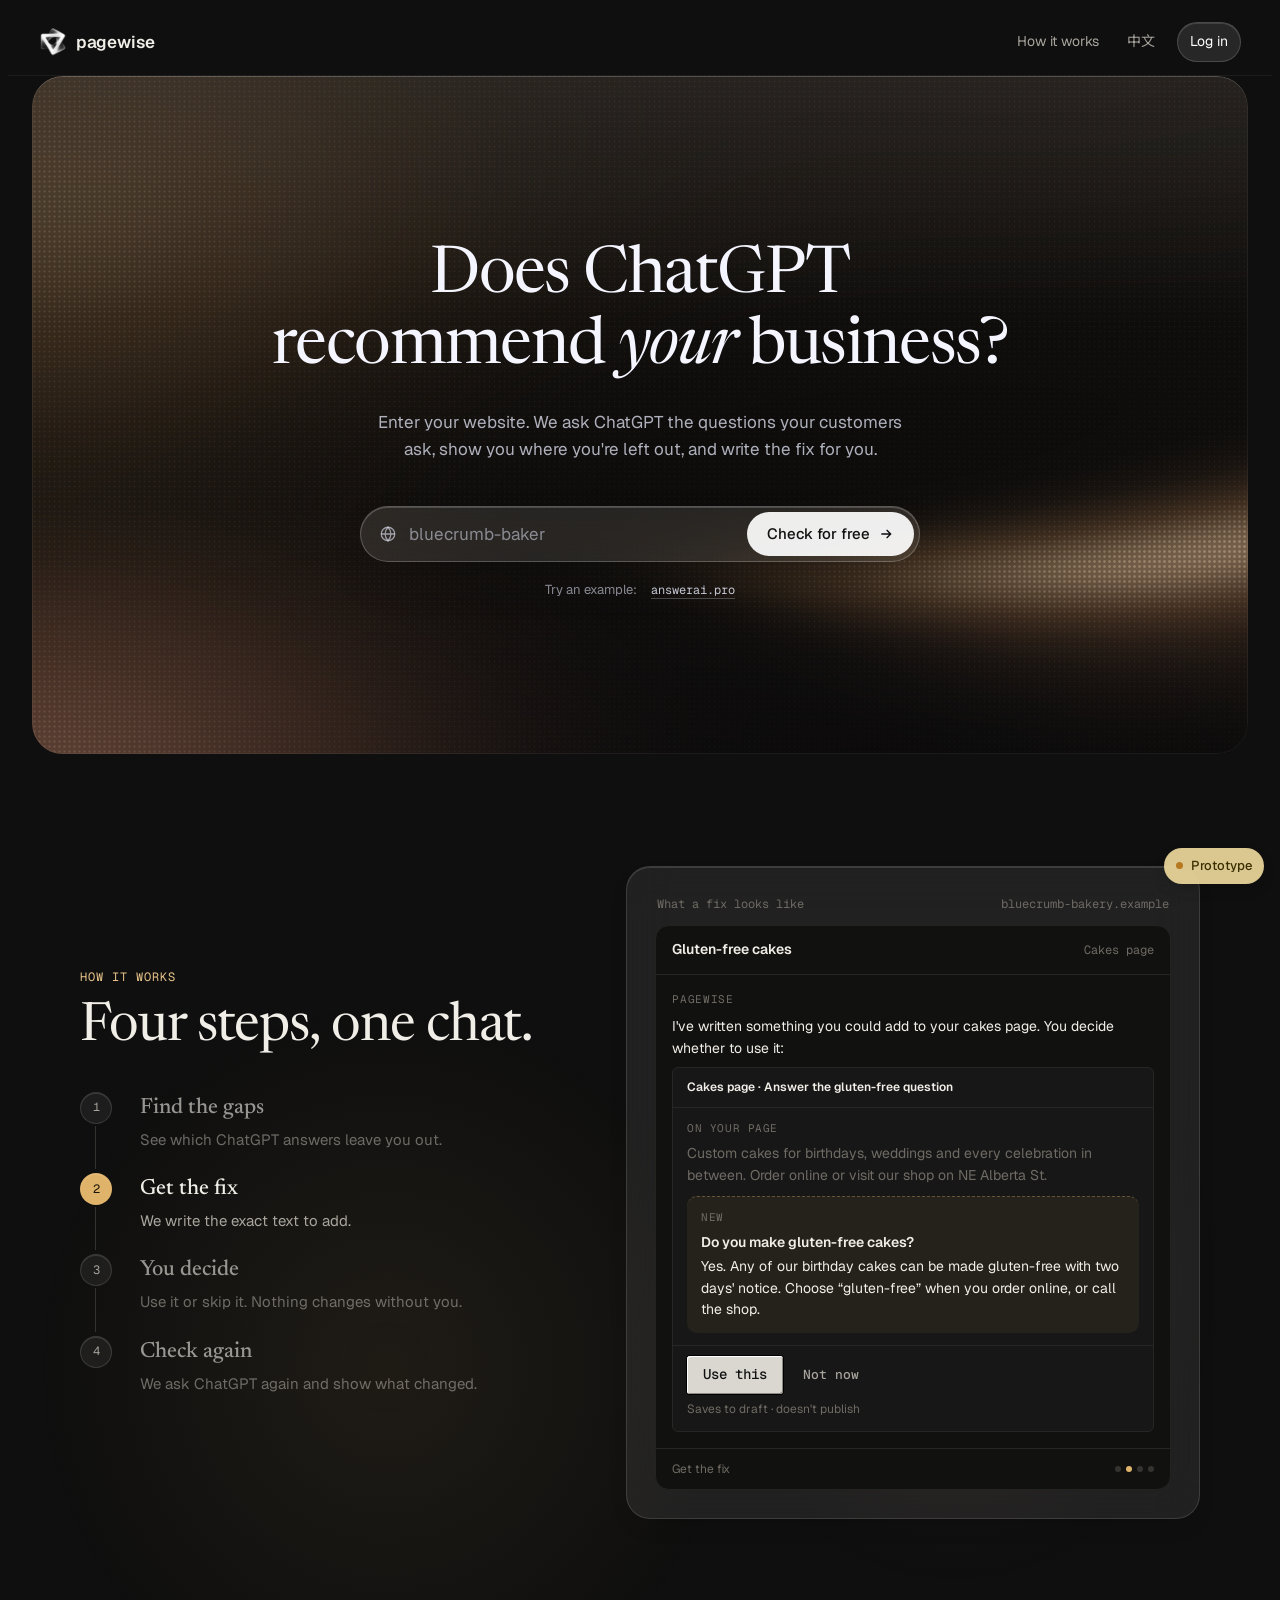
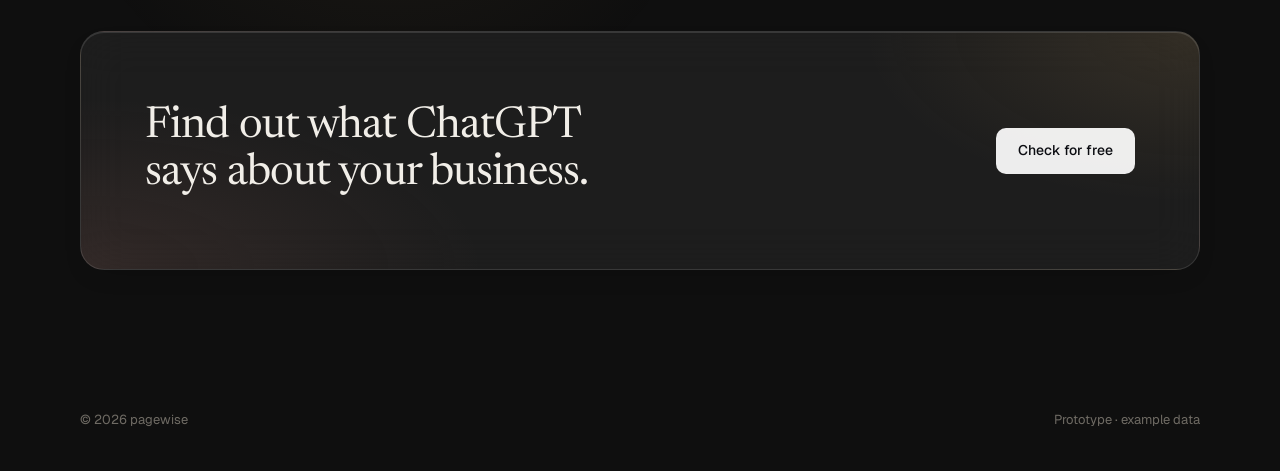
<file: index.html>
<!doctype html>
<html lang="en">
<head>
<meta charset="utf-8">
<meta name="viewport" content="width=device-width, initial-scale=1, viewport-fit=cover">
<title>Pagewise Prototype</title>
<link rel="preconnect" href="https://fonts.googleapis.com">
<link rel="preconnect" href="https://fonts.gstatic.com" crossorigin>
<link rel="stylesheet" href="https://fonts.googleapis.com/css2?family=Geist:wght@400;500;600&family=Geist+Mono:wght@400;500&family=Newsreader:ital,opsz,wght@0,6..72,400;0,6..72,500;1,6..72,400&family=Noto+Sans+SC:wght@400;500;600&display=swap">
<style>
:root{
  --bg:#F3F4F9; --surface:#FFFFFF; --surface-2:#E9ECF5; --sunken:#F7F8FC;
  --ink:#131733; --ink-2:#4A5073; --ink-3:#7F86A6; --line:#DCE0EE; --line-2:#C9CEE2;
  --primary:#1C2766; --primary-hover:#26337F; --on-primary:#FFFFFF;
  --accent:#3A74D6; --accent-soft:#E2EBFB; --accent-ink:#1F4FA3;
  --add-bg:#E5EEFC; --add-line:#9DBBEE;
  --user-bg:#1C2766; --user-ink:#FFFFFF;
  --good:#1D7F55; --good-soft:#DFF2E8;
  --shadow:0 1px 2px rgba(19,23,51,.05), 0 12px 32px -16px rgba(19,23,51,.22);
  --scrim:rgba(13,16,38,.38);
  --display:"Newsreader","Noto Sans SC","PingFang SC",Georgia,sans-serif;
  --sans:"Geist",-apple-system,BlinkMacSystemFont,"PingFang SC","Noto Sans SC","Segoe UI",sans-serif;
  --mono:"Geist Mono",ui-monospace,"SF Mono",Menlo,monospace;
}
@media (prefers-color-scheme: dark){
  :root:not([data-theme="light"]){
    --bg:#0C0F23; --surface:#141835; --surface-2:#1B2044; --sunken:#10132C;
    --ink:#E8EAF6; --ink-2:#AEB3D0; --ink-3:#747B9E; --line:#252B55; --line-2:#323A6A;
    --primary:#E8EAF6; --primary-hover:#FFFFFF; --on-primary:#10142E;
    --accent:#7AA7F0; --accent-soft:#1A2753; --accent-ink:#A9C6F6;
    --add-bg:#16244A; --add-line:#3A5A99;
    --user-bg:#2A3372; --user-ink:#F1F3FC;
    --good:#52C48E; --good-soft:#123127;
    --shadow:0 1px 2px rgba(0,0,0,.3), 0 16px 36px -18px rgba(0,0,0,.6);
    --scrim:rgba(4,6,18,.6);
  }
}
:root[data-theme="dark"]{
  --bg:#0C0F23; --surface:#141835; --surface-2:#1B2044; --sunken:#10132C;
  --ink:#E8EAF6; --ink-2:#AEB3D0; --ink-3:#747B9E; --line:#252B55; --line-2:#323A6A;
  --primary:#E8EAF6; --primary-hover:#FFFFFF; --on-primary:#10142E;
  --accent:#7AA7F0; --accent-soft:#1A2753; --accent-ink:#A9C6F6;
  --add-bg:#16244A; --add-line:#3A5A99;
  --user-bg:#2A3372; --user-ink:#F1F3FC;
  --good:#52C48E; --good-soft:#123127;
  --shadow:0 1px 2px rgba(0,0,0,.3), 0 16px 36px -18px rgba(0,0,0,.6);
  --scrim:rgba(4,6,18,.6);
}
*{box-sizing:border-box}
[hidden]{display:none!important}
html,body{height:100%}
body{background:var(--bg);color:var(--ink);font-family:var(--sans);font-size:15px;line-height:1.55;-webkit-font-smoothing:antialiased}
body.in-app{overflow:hidden}
button{font:inherit;color:inherit;cursor:pointer;border:0;background:none;padding:0}
a{color:inherit}
:focus-visible{outline:2px solid var(--accent);outline-offset:2px;border-radius:6px}
.sr{position:absolute;width:1px;height:1px;overflow:hidden;clip:rect(0 0 0 0);white-space:nowrap}
.mono{font-family:var(--mono);font-variant-numeric:tabular-nums}

/* ---------- buttons ---------- */
.btn{display:inline-flex;align-items:center;justify-content:center;gap:8px;height:38px;padding:0 16px;border-radius:10px;font-weight:500;font-size:14px;white-space:nowrap;transition:background .15s,border-color .15s,color .15s}
.btn-primary{background:var(--primary);color:var(--on-primary)}
.btn-primary:hover{background:var(--primary-hover)}
.btn-line{border:1px solid var(--line-2);background:var(--surface)}
.btn-line:hover{border-color:var(--ink-3)}
.btn-quiet{color:var(--ink-2);padding:0 10px}
.btn-quiet:hover{color:var(--ink);background:var(--surface-2)}
.btn[disabled]{opacity:.5;cursor:default}
.link{color:var(--accent-ink);font-weight:500;text-decoration:underline;text-decoration-color:color-mix(in srgb,var(--accent) 40%,transparent);text-underline-offset:3px}
.link:hover{text-decoration-color:var(--accent)}

/* ================= LANDING ================= */
#landing,#diag,body:not(.in-app) .auth{--bg:#0B0C11;--surface:#15161E;--surface-2:#191B25;--sunken:#101117;--ink:#ECEDF3;--ink-2:#A6A9B8;--ink-3:#6E7183;--line:#23252F;--line-2:#30333F;
  --primary:#ECEDF3;--primary-hover:#FFFFFF;--on-primary:#0B0C11;--accent:#8AB0F2;--accent-soft:#1B2340;--accent-ink:#AFC8F5;--add-bg:#172240;--add-line:#3A5A99;
  --good:#52C48E;--good-soft:#12302A;--shadow:0 1px 2px rgba(0,0,0,.4),0 18px 40px -20px rgba(0,0,0,.7);background:var(--bg);color:var(--ink);min-height:100%}
body:not(.in-app){background:#0B0C11}
.nav{display:flex;align-items:center;justify-content:space-between;gap:16px;max-width:1440px;margin:0 auto;padding:calc(14px + env(safe-area-inset-top,0px)) clamp(16px,2.4vw,40px) 14px;color:var(--ink)}
.logo{display:flex;align-items:center;gap:9px;font-weight:600;font-size:17px;letter-spacing:-.01em}
.logo svg{width:22px;height:22px}
.nav-links{display:flex;align-items:center;gap:4px}
.nav-links a,.nav-links button{padding:8px 12px;border-radius:999px;font-size:14px;color:var(--ink-2);text-decoration:none}
.nav-links a:hover,.nav-links button:hover{color:var(--ink);background:var(--surface-2)}
.nav-links .nav-login{background:var(--primary);color:var(--on-primary);margin-left:6px}
.nav-links .nav-login:hover{background:var(--primary-hover);color:var(--on-primary)}
@media (max-width:640px){.nav-links .hide-sm{display:none}}

.hero-frame{max-width:1440px;margin:0 auto;padding-inline:clamp(12px,2vw,24px)}
.hero-shell{position:relative;border-radius:clamp(20px,2.4vw,32px);isolation:isolate}
.hero-shell .edge,.hero-shell .halo{position:absolute;border-radius:inherit;pointer-events:none;opacity:0;transition:opacity .45s ease}
.hero-shell .edge{inset:0;z-index:3;padding:1px;background:radial-gradient(440px circle at var(--mx,50%) var(--my,50%),rgba(214,206,255,.8),rgba(220,170,220,.16) 45%,rgba(255,255,255,.05) 72%);-webkit-mask:linear-gradient(#000 0 0) content-box,linear-gradient(#000 0 0);-webkit-mask-composite:xor;mask-composite:exclude}
.hero-shell .halo{inset:-6px;z-index:-1;background:radial-gradient(420px circle at var(--mx,50%) var(--my,50%),rgba(140,160,245,.55),rgba(210,140,200,.2) 45%,transparent 70%);filter:blur(24px)}
.hero-shell:hover .edge,.hero-shell:hover .halo{opacity:1}
.hero::after{content:"";position:absolute;inset:0;z-index:0;border-radius:inherit;pointer-events:none;background:linear-gradient(180deg,rgba(255,255,255,.07),rgba(255,255,255,0) 38%),radial-gradient(120% 90% at 50% 120%,rgba(8,9,16,.35),transparent 60%);box-shadow:inset 0 1px 0 rgba(255,255,255,.14),inset 0 0 0 1px rgba(255,255,255,.06)}
.hero-inner{position:relative;z-index:1}
.hero{position:relative;overflow:hidden;background:#090A12;color:#F4F5FF;border-radius:clamp(20px,2.4vw,32px);padding:clamp(104px,13vw,180px) 20px clamp(96px,12vw,164px);isolation:isolate}
#halftone{position:absolute;inset:0;width:100%;height:100%;z-index:-1;display:block}
.hero-inner{max-width:900px;margin:0 auto;text-align:center;pointer-events:none}
.hero-inner form,.hero-inner button,.hero-inner input{pointer-events:auto}
.hero h1{font-family:var(--display);font-weight:400;font-size:clamp(36px,5.1vw,66px);line-height:1.08;letter-spacing:-.025em;margin:0;text-wrap:balance}
.hero h1 em{font-style:italic}
:lang(zh) .hero h1{letter-spacing:0;line-height:1.24;font-weight:500;font-size:clamp(32px,4.4vw,54px)}
.hero-sub{max-width:560px;margin:26px auto 0;font-size:clamp(15px,1.4vw,17px);line-height:1.55;color:rgba(236,239,255,.72);text-wrap:balance}
.ask{max-width:560px;margin:44px auto 0}
.ask-field{display:flex;align-items:center;gap:10px;background:#fff;border-radius:999px;padding:5px 5px 5px 18px;box-shadow:0 20px 50px -24px rgba(0,0,0,.6)}
.ask-field svg{width:18px;height:18px;color:#7F86A6;flex:none}
.ask-field input{flex:1;min-width:0;border:0;background:transparent;font:inherit;font-size:17px;color:#131733;height:44px;outline:none}
.ask-field input::placeholder{color:#8C92AE}
.ask-go{height:44px;padding:0 20px;border-radius:999px;background:#12153A;color:#fff;font-weight:500;display:inline-flex;align-items:center;gap:8px;white-space:nowrap}
.ask-go:hover{background:#262B66}
.ask-go svg{width:16px;height:16px;color:#fff}
.ask-examples{display:flex;flex-wrap:wrap;align-items:center;justify-content:center;gap:4px 14px;padding-top:18px;font-size:13px;color:rgba(236,239,255,.55)}
.chip-ex{color:rgba(236,239,255,.82);font-family:var(--mono);font-size:12px;text-decoration:underline;text-decoration-color:rgba(236,239,255,.25);text-underline-offset:4px}
.chip-ex:hover{color:#fff;text-decoration-color:rgba(255,255,255,.7)}
@media (max-width:520px){.ask-go span{display:none}.ask-go{padding:0 14px}}

.section{padding-block:clamp(64px,9vw,112px);padding-inline:16px}
.wrap{max-width:1120px;margin:0 auto}
.loop-grid{display:grid;grid-template-columns:minmax(0,.9fr) minmax(0,1.1fr);gap:clamp(32px,6vw,88px);align-items:center}
@media (max-width:900px){.loop-grid{grid-template-columns:1fr}}
.kicker{font-family:var(--mono);font-size:12px;letter-spacing:.08em;text-transform:uppercase;color:var(--accent-ink)}
.h2{font-family:var(--display);font-weight:400;font-size:clamp(34px,4.4vw,54px);line-height:1.06;letter-spacing:-.02em;margin:12px 0 0;text-wrap:balance}
:lang(zh) .h2{letter-spacing:0;line-height:1.25;font-weight:500}
.lede{color:var(--ink-2);font-size:17px;max-width:46ch;margin:16px 0 0}
.steps-list{list-style:none;margin:36px 0 0;padding:0;position:relative}
.steps-list li{display:grid;grid-template-columns:44px 1fr;gap:2px 16px;padding:0 0 22px;position:relative}
.steps-list li::before{content:"";position:absolute;left:15px;top:34px;bottom:4px;width:1px;background:var(--line-2)}
.steps-list li:last-child::before{display:none}
.step-n{width:32px;height:32px;border-radius:50%;border:1px solid var(--line-2);display:grid;place-items:center;font-family:var(--mono);font-size:12px;color:var(--ink-2);background:var(--bg)}
.steps-list h3{margin:3px 0 0;font-family:var(--display);font-weight:500;font-size:22px;line-height:1.2}
.steps-list p{grid-column:2;margin:2px 0 0;color:var(--ink-2);max-width:44ch}
.loop-back{display:flex;align-items:center;gap:10px;margin-left:60px;font-size:14px;color:var(--ink-3)}
.loop-back svg{width:16px;height:16px}
.preview{position:sticky;top:24px;border-radius:24px;padding:clamp(14px,2.4vw,28px);background:var(--surface-2)}
.preview-label{display:flex;justify-content:space-between;align-items:center;color:var(--ink-3);font-size:12px;font-family:var(--mono);margin:0 2px 12px}
.preview .card{pointer-events:none}
.final{background:var(--surface-2);border-radius:24px;padding:clamp(40px,6vw,72px) clamp(20px,5vw,64px);display:flex;flex-wrap:wrap;align-items:center;justify-content:space-between;gap:24px}
.final .h2{margin:0;font-size:clamp(30px,3.6vw,44px);max-width:18ch}
.footer{padding:28px 16px 40px;color:var(--ink-3);font-size:13px}
.footer .wrap{display:flex;justify-content:space-between;gap:16px;flex-wrap:wrap}

/* ================= APP ================= */
.app{display:grid;grid-template-columns:252px minmax(0,1fr);height:100%}
.side{display:flex;flex-direction:column;gap:18px;padding:14px 12px 14px;background:var(--sunken);border-right:1px solid var(--line);min-height:0}
.side .logo{color:var(--ink);padding:4px 8px}
.site-switch{display:flex;align-items:center;gap:10px;padding:8px;border-radius:10px;border:1px solid var(--line);background:var(--surface);text-align:left;width:100%}
.site-fav{width:30px;height:30px;border-radius:8px;background:#1C2766;color:#fff;display:grid;place-items:center;font-weight:600;font-size:13px;flex:none}
.site-switch b{display:block;font-size:14px;font-weight:600;line-height:1.2}
.site-switch small{display:block;color:var(--ink-3);font-size:12px;font-family:var(--mono);overflow:hidden;text-overflow:ellipsis;white-space:nowrap;max-width:150px}
.side-new{justify-content:flex-start;width:100%}
.side-h{font-size:12px;color:var(--ink-3);padding:0 8px;margin-bottom:4px}
.chat-item{display:block;width:100%;text-align:left;padding:8px 10px;border-radius:9px}
.chat-item.on{background:var(--surface-2)}
.chat-item b{display:block;font-weight:500;font-size:14px}
.chat-item small{display:flex;align-items:center;gap:6px;color:var(--ink-3);font-size:12px}
.chat-item small i{width:6px;height:6px;border-radius:50%;background:var(--ink-3);flex:none}
.chat-item small i.hot{background:var(--accent)}
.chat-item small i.ok{background:var(--good)}
.side-foot{margin-top:auto;display:flex;flex-direction:column;gap:2px}
.side-foot button{display:flex;align-items:center;gap:10px;padding:8px 10px;border-radius:8px;font-size:14px;color:var(--ink-2);text-align:left}
.side-foot button:hover{background:var(--surface-2);color:var(--ink)}
.side-foot svg{width:16px;height:16px}

.main{display:grid;grid-template-rows:auto minmax(0,1fr) auto;min-height:0;min-width:0}
.mbar{display:flex;align-items:center;gap:clamp(14px,3vw,36px);flex-wrap:wrap;padding:12px clamp(16px,3vw,32px);border-bottom:1px solid var(--line);background:var(--bg)}
.menu-btn{display:none;width:36px;height:36px;border-radius:9px;border:1px solid var(--line);place-items:center}
.menu-btn svg{width:18px;height:18px}
.metric{display:flex;flex-direction:column;min-width:0}
.metric label{font-size:12px;color:var(--ink-3)}
.metric .val{display:flex;align-items:baseline;gap:8px}
.metric .num{font-family:var(--mono);font-variant-numeric:tabular-nums;font-size:24px;font-weight:500;letter-spacing:-.02em;line-height:1.2}
.metric .num span{color:var(--ink-3);font-size:15px}
.delta{font-family:var(--mono);font-size:12px;padding:1px 7px;border-radius:999px;background:var(--good-soft);color:var(--good)}
.skel{display:inline-block;width:64px;height:22px;border-radius:6px;background:linear-gradient(90deg,var(--surface-2),var(--line),var(--surface-2));background-size:200% 100%;animation:sh 1.4s linear infinite}
@keyframes sh{to{background-position:-200% 0}}
.mbar-meta{margin-left:auto;display:flex;align-items:center;gap:12px;font-size:12px;color:var(--ink-3);flex-wrap:wrap;justify-content:flex-end}
.tag{font-size:11px;padding:2px 8px;border-radius:999px;border:1px dashed var(--line-2);color:var(--ink-3);font-family:var(--mono)}

.thread{overflow-y:auto;padding:28px 16px 24px;scroll-behavior:smooth}
.thread-inner{max-width:720px;margin:0 auto;display:flex;flex-direction:column;gap:18px}
.item{display:flex;flex-direction:column;min-width:0}
.item.enter{animation:rise .35s ease-out both}
@keyframes rise{from{opacity:.001;transform:translateY(8px)}to{opacity:1;transform:none}}
.u{align-self:flex-end;max-width:80%;background:var(--user-bg);color:var(--user-ink);padding:9px 14px;border-radius:16px 16px 4px 16px}
.a{display:grid;grid-template-columns:28px 1fr;gap:12px;align-items:start}
.av{width:28px;height:28px;border-radius:50%;display:grid;place-items:center;background:var(--surface-2);color:var(--ink)}
.av svg{width:16px;height:16px}
.a-body{min-width:0;padding-top:3px}
.a-body p{margin:0}
.a-body p+p{margin-top:8px}
.typing{display:inline-flex;gap:4px;padding:10px 0}
.typing i{width:6px;height:6px;border-radius:50%;background:var(--ink-3);animation:bl 1s infinite}
.typing i:nth-child(2){animation-delay:.15s}.typing i:nth-child(3){animation-delay:.3s}
@keyframes bl{0%,80%,100%{opacity:.25}40%{opacity:1}}
.divider{display:flex;align-items:center;gap:12px;font-size:12px;color:var(--ink-3);margin:10px 0}
.divider::before,.divider::after{content:"";flex:1;height:1px;background:var(--line)}

.card{background:var(--surface);border:1px solid var(--line);border-radius:16px}
.card.lift{box-shadow:var(--shadow)}
.card-pad{padding:16px 18px}
.card-h{display:flex;align-items:center;justify-content:space-between;gap:12px}
.card-t{font-weight:600;font-size:15px}
.muted{color:var(--ink-3)}
.small{font-size:13px}

/* steps */
.run{list-style:none;margin:12px 0 0;padding:0;display:flex;flex-direction:column;gap:10px}
.run li{display:grid;grid-template-columns:20px 1fr auto;gap:10px;align-items:center;font-size:14px;color:var(--ink-3)}
.run li.done,.run li.now{color:var(--ink)}
.run .ic{width:20px;height:20px;border-radius:50%;display:grid;place-items:center;border:1.5px solid var(--line-2)}
.run li.done .ic{background:var(--accent);border-color:var(--accent);color:#fff}
.run li.done .ic svg{width:12px;height:12px}
.run li.now .ic{border-color:var(--accent);border-top-color:transparent;animation:spin .8s linear infinite}
@keyframes spin{to{transform:rotate(360deg)}}
.run .aside{font-size:12px;color:var(--ink-3);font-family:var(--mono)}
.bar{height:3px;border-radius:3px;background:var(--surface-2);overflow:hidden;margin-top:14px}
.bar i{display:block;height:100%;background:var(--accent);transition:width .3s}

/* understanding */
.kv{display:grid;grid-template-columns:110px 1fr;gap:8px 16px;margin:14px 0 0;font-size:14px}
.kv dt{color:var(--ink-3)}
.kv dd{margin:0}
.pill{display:inline-flex;align-items:center;gap:6px;font-size:12px;padding:2px 9px;border-radius:999px;background:var(--surface-2);color:var(--ink-2)}
.pill.ok{background:var(--good-soft);color:var(--good)}
.pill.accent{background:var(--accent-soft);color:var(--accent-ink)}
.pill svg{width:12px;height:12px}
.actions{display:flex;flex-wrap:wrap;align-items:center;gap:8px;margin-top:16px}
.form{display:grid;gap:10px;margin-top:14px}
.form label{font-size:12px;color:var(--ink-3);display:grid;gap:4px}
.form input,.form textarea{font:inherit;font-size:14px;color:var(--ink);background:var(--sunken);border:1px solid var(--line);border-radius:9px;padding:8px 10px;resize:vertical}
.collapsed{display:flex;align-items:center;gap:10px;flex-wrap:wrap;font-size:14px}
@media (max-width:520px){.kv{grid-template-columns:1fr;gap:2px}.kv dd{margin-bottom:8px}}

/* finding card */
.stages{display:flex;align-items:center;gap:6px;padding:12px 18px;border-bottom:1px solid var(--line);font-size:12px;color:var(--ink-3);flex-wrap:wrap}
.stage{display:inline-flex;align-items:center;gap:6px}
.stage i{width:8px;height:8px;border-radius:50%;border:1.5px solid var(--line-2)}
.stage.done{color:var(--ink-2)}
.stage.done i{background:var(--accent);border-color:var(--accent)}
.stage.now{color:var(--ink);font-weight:500}
.stage.now i{border-color:var(--accent);box-shadow:0 0 0 3px var(--accent-soft)}
.stage-sep{width:18px;height:1px;background:var(--line-2)}
.f-title{font-family:var(--display);font-weight:500;font-size:22px;line-height:1.25;margin:0;text-wrap:balance}
:lang(zh) .f-title{font-size:20px}
.f-problem{margin:8px 0 0;color:var(--ink-2);font-size:14px}
.diff{margin-top:16px;border:1px solid var(--line);border-radius:12px;overflow:hidden}
.diff-h{display:flex;justify-content:space-between;align-items:center;gap:8px;padding:8px 12px;background:var(--sunken);border-bottom:1px solid var(--line);font-size:12px;color:var(--ink-3)}
.diff-h code{font-family:var(--mono);color:var(--ink-2)}
.diff-cur,.diff-add{padding:12px 14px;font-size:14px}
.diff-cur{color:var(--ink-3)}
.diff-add{background:var(--add-bg);border-top:1px dashed var(--add-line)}
.diff-lab{display:block;font-size:11px;font-family:var(--mono);letter-spacing:.04em;text-transform:uppercase;margin-bottom:4px;color:var(--ink-3)}
.diff-add .diff-lab{color:var(--accent-ink)}
.diff-add b{display:block;font-weight:600;margin-bottom:2px}
.f-foot{display:flex;flex-wrap:wrap;align-items:center;gap:8px 12px;padding:14px 18px;border-top:1px solid var(--line)}
.f-hint{font-size:12px;color:var(--ink-3);margin-left:auto}
.todo{list-style:none;margin:0;padding:0;display:grid;gap:10px;width:100%}
.todo li{display:grid;grid-template-columns:24px 1fr auto;gap:10px;align-items:center;font-size:14px}
.todo .n{width:24px;height:24px;border-radius:50%;display:grid;place-items:center;font-family:var(--mono);font-size:11px;background:var(--surface-2);color:var(--ink-2)}
.todo .n.ok{background:var(--good);color:#fff}
.todo .n svg{width:12px;height:12px}
.exec-top{display:flex;align-items:center;gap:10px;width:100%;flex-wrap:wrap}
.exec-top .pill{margin-right:auto}
.note{display:flex;gap:10px;align-items:flex-start;font-size:14px;width:100%}
.note svg{width:18px;height:18px;flex:none;margin-top:2px;color:var(--good)}
.cmp{display:grid;grid-template-columns:1fr auto 1fr;gap:10px;align-items:stretch;width:100%}
.cmp>div{padding:10px 12px;border-radius:10px;background:var(--sunken);border:1px solid var(--line)}
.cmp .after{background:var(--good-soft);border-color:transparent}
.cmp small{display:block;font-size:11px;color:var(--ink-3);font-family:var(--mono);text-transform:uppercase;letter-spacing:.04em}
.cmp .after small{color:var(--good)}
.cmp b{font-weight:500;font-size:14px}
.cmp .arr{display:grid;place-items:center;color:var(--ink-3)}
.cmp .arr svg{width:16px;height:16px}
.fine{font-size:12px;color:var(--ink-3);width:100%;margin:0}
.dismissed{display:flex;align-items:center;gap:10px;flex-wrap:wrap;padding:12px 16px;font-size:14px;color:var(--ink-2)}
.next{display:flex;align-items:center;gap:14px;padding:14px 16px;flex-wrap:wrap}
.next .t{flex:1;min-width:200px}
.next small{display:block;font-size:12px;color:var(--ink-3)}
.next b{font-weight:500}

.composer{padding:10px 16px calc(16px + env(safe-area-inset-bottom,0px));background:linear-gradient(to top,var(--bg) 70%,transparent)}
.composer form{max-width:720px;margin:0 auto;display:flex;align-items:flex-end;gap:8px;background:var(--surface);border:1px solid var(--line-2);border-radius:16px;padding:8px 8px 8px 14px;box-shadow:var(--shadow)}
.composer textarea{flex:1;border:0;background:transparent;font:inherit;color:var(--ink);resize:none;outline:none;padding:7px 0;max-height:120px}
.composer textarea::placeholder{color:var(--ink-3)}
.send{width:36px;height:36px;border-radius:10px;background:var(--primary);color:var(--on-primary);display:grid;place-items:center;flex:none}
.send svg{width:16px;height:16px}

/* drawer */
.scrim{position:fixed;inset:0;background:var(--scrim);z-index:30;opacity:0;pointer-events:none;transition:opacity .2s}
.scrim.on{opacity:1;pointer-events:auto}
.drawer{position:fixed;top:0;right:0;bottom:0;width:min(540px,100%);background:var(--surface);z-index:31;transform:translateX(102%);transition:transform .28s cubic-bezier(.2,.8,.2,1);display:flex;flex-direction:column;border-left:1px solid var(--line);padding-top:env(safe-area-inset-top,0px)}
.drawer.on{transform:none}
.drawer-h{display:flex;align-items:center;gap:8px;padding:12px 12px 0 16px}
.tabs{display:flex;gap:2px;flex:1;overflow-x:auto}
.tab{padding:10px 12px;font-size:14px;color:var(--ink-3);border-bottom:2px solid transparent;white-space:nowrap}
.tab.on{color:var(--ink);border-color:var(--ink)}
.x{width:36px;height:36px;border-radius:9px;display:grid;place-items:center;color:var(--ink-2)}
.x:hover{background:var(--surface-2)}
.x svg{width:18px;height:18px}
.drawer-b{overflow-y:auto;padding:20px 20px 40px;border-top:1px solid var(--line)}
.drawer-b h4{font-family:var(--display);font-weight:500;font-size:22px;line-height:1.25;margin:6px 0 12px}
.seg{display:inline-flex;padding:3px;border-radius:10px;background:var(--surface-2);margin-bottom:14px}
.seg button{padding:5px 12px;border-radius:8px;font-size:13px;color:var(--ink-2)}
.seg button.on{background:var(--surface);color:var(--ink);box-shadow:0 1px 2px rgba(0,0,0,.08)}
.answer{padding:14px 16px;border-radius:12px;background:var(--sunken);border:1px solid var(--line);font-size:14px}
.answer p{margin:0}.answer p+p{margin-top:8px}
.answer mark{background:var(--accent-soft);color:var(--accent-ink);padding:0 3px;border-radius:4px;font-weight:500}
.answer mark.you{background:var(--good-soft);color:var(--good)}
.srcs{list-style:none;padding:0;margin:10px 0 0;display:grid;gap:6px}
.srcs li{display:flex;gap:10px;align-items:center;font-family:var(--mono);font-size:12px;color:var(--ink-2)}
.srcs li span{color:var(--ink-3);width:18px}
.srcs li.you{color:var(--good)}
.sec-h{font-size:12px;color:var(--ink-3);margin:22px 0 8px;display:flex;justify-content:space-between;gap:8px}
.page-mock{border:1px solid var(--line);border-radius:12px;overflow:hidden}
.page-url{padding:8px 12px;background:var(--sunken);border-bottom:1px solid var(--line);font-family:var(--mono);font-size:12px;color:var(--ink-3)}
.page-body{padding:18px 18px 22px;font-size:14px}
.page-body h5{font-family:var(--display);font-size:24px;font-weight:500;margin:0 0 8px}
.page-body .ph{height:8px;border-radius:4px;background:var(--surface-2);margin:10px 0}
.page-add{margin-top:16px;padding:12px 14px;border-radius:10px;background:var(--add-bg);border:1px dashed var(--add-line)}
.qtable{width:100%;border-collapse:collapse;font-size:13px}
.qtable th{text-align:left;font-weight:500;color:var(--ink-3);font-size:12px;padding:6px 6px;border-bottom:1px solid var(--line)}
.qtable td{padding:9px 6px;border-bottom:1px solid var(--line);vertical-align:top}
.qtable td.c{text-align:center;width:64px}
.qtable tr.hl td{background:var(--add-bg)}
.yes{color:var(--good);font-weight:600}.no{color:var(--ink-3)}
.brands{display:flex;flex-wrap:wrap;gap:6px}
.brands span{font-size:12px;padding:3px 9px;border-radius:999px;border:1px solid var(--line)}
.brands span.you{background:var(--primary);color:var(--on-primary);border-color:transparent}
.tbl-wrap{overflow-x:auto}

/* toast + proto */
.toast{position:fixed;left:50%;bottom:96px;transform:translate(-50%,12px);background:var(--ink);color:var(--bg);padding:9px 14px;border-radius:10px;font-size:13px;z-index:60;opacity:0;pointer-events:none;transition:all .2s;max-width:calc(100% - 32px)}
.toast.on{opacity:1;transform:translate(-50%,0)}
.proto{position:fixed;right:16px;bottom:calc(16px + env(safe-area-inset-bottom,0px));z-index:50;font-size:13px}
body.in-app .proto{bottom:calc(92px + env(safe-area-inset-bottom,0px))}
.proto-btn{display:inline-flex;align-items:center;gap:8px;padding:8px 12px;border-radius:999px;background:#FFE9A8;color:#3B2F00;font-weight:500;box-shadow:0 6px 18px -8px rgba(0,0,0,.35)}
.proto-btn i{width:7px;height:7px;border-radius:50%;background:#B7791F}
.proto-menu{position:absolute;right:0;bottom:44px;width:260px;max-height:70vh;overflow-y:auto;background:var(--surface);color:var(--ink);border:1px solid var(--line);border-radius:14px;box-shadow:var(--shadow);padding:6px}
.proto-menu p{margin:6px 10px 6px;font-size:11px;color:var(--ink-3);font-family:var(--mono);text-transform:uppercase;letter-spacing:.06em}
.proto-menu button{display:flex;width:100%;text-align:left;padding:8px 10px;border-radius:8px;gap:10px}
.proto-menu button:hover{background:var(--surface-2)}
.proto-menu button span{font-family:var(--mono);font-size:11px;color:var(--ink-3);width:30px;flex:none}
.proto-menu hr{border:0;border-top:1px solid var(--line);margin:4px 0}

@media (max-width:820px){
  .app{grid-template-columns:1fr}
  .side{position:fixed;inset:0 auto 0 0;width:min(290px,86%);z-index:40;transform:translateX(-102%);transition:transform .25s;padding-top:calc(14px + env(safe-area-inset-top,0px))}
  .side.on{transform:none}
  .menu-btn{display:grid}
  .mbar{gap:14px 20px}
  .mbar-meta{margin-left:0;width:100%;justify-content:flex-start}
  .metric .num{font-size:20px}
  .u{max-width:88%}
  .f-hint{margin-left:0;width:100%}
}

/* ================= GLASS LAYER ================= */
:root{
  --bg:#ECEEF5;
  --glass:rgba(255,255,255,.52); --glass-strong:rgba(255,255,255,.68); --glass-line:rgba(255,255,255,.75);
  --glass-edge:rgba(19,23,51,.08); --glass-hi:inset 0 1px 0 rgba(255,255,255,.9);
  --glass-sunken:rgba(255,255,255,.42); --glass-blur:blur(22px) saturate(1.5);
  --amb1:rgba(88,138,232,.38); --amb2:rgba(226,150,204,.34); --amb3:rgba(150,136,232,.26);
  --sunken:rgba(255,255,255,.45); --surface-2:rgba(19,23,51,.06); --add-bg:rgba(58,116,214,.1);
}
@media (prefers-color-scheme: dark){
  :root:not([data-theme="light"]){
    --bg:#0B0C11;
    --glass:rgba(24,26,40,.42); --glass-strong:rgba(26,28,44,.58); --glass-line:rgba(255,255,255,.09);
    --glass-edge:rgba(0,0,0,.35); --glass-hi:inset 0 1px 0 rgba(255,255,255,.08);
    --glass-sunken:rgba(255,255,255,.035); --glass-blur:blur(24px) saturate(1.3);
    --amb1:rgba(64,108,210,.42); --amb2:rgba(190,96,168,.3); --amb3:rgba(110,96,210,.24);
    --sunken:rgba(255,255,255,.04); --surface-2:rgba(255,255,255,.06); --add-bg:rgba(122,167,240,.1);
  }
}
:root[data-theme="dark"]{
  --bg:#0B0C11;
  --glass:rgba(24,26,40,.42); --glass-strong:rgba(26,28,44,.58); --glass-line:rgba(255,255,255,.09);
  --glass-edge:rgba(0,0,0,.35); --glass-hi:inset 0 1px 0 rgba(255,255,255,.08);
  --glass-sunken:rgba(255,255,255,.035); --glass-blur:blur(24px) saturate(1.3);
  --amb1:rgba(64,108,210,.42); --amb2:rgba(190,96,168,.3); --amb3:rgba(110,96,210,.24);
  --sunken:rgba(255,255,255,.04); --surface-2:rgba(255,255,255,.06); --add-bg:rgba(122,167,240,.1);
}
#landing,#diag,body:not(.in-app) .auth{
  --glass:rgba(255,255,255,.06); --glass-strong:rgba(255,255,255,.08); --glass-line:rgba(255,255,255,.12);
  --glass-edge:rgba(0,0,0,.4); --glass-hi:inset 0 1px 0 rgba(255,255,255,.12);
  --glass-sunken:rgba(255,255,255,.04); --glass-blur:blur(24px) saturate(1.4);
  --sunken:rgba(255,255,255,.04); --surface-2:rgba(255,255,255,.06); --add-bg:rgba(122,167,240,.12);
}
.glassy,.card,.site-switch,.btn-line,.composer form,.proto-menu,.final,.preview{
  background:var(--glass-strong);border:1px solid var(--glass-line);
  -webkit-backdrop-filter:var(--glass-blur);backdrop-filter:var(--glass-blur);
  box-shadow:var(--glass-hi),0 10px 30px -18px var(--glass-edge);
}
.card.lift{box-shadow:var(--glass-hi),0 24px 48px -24px var(--glass-edge)}
.btn-line:hover{background:var(--glass-strong);border-color:var(--line-2)}
.diff,.page-mock,.answer,.cmp>div{background:var(--glass-sunken);border-color:var(--glass-line)}
.diff-h,.page-url{background:var(--glass-sunken);border-color:var(--glass-line)}
.stages,.f-foot{border-color:var(--glass-line)}

/* app: ambient light behind the glass */
.app{position:relative;isolation:isolate;background:var(--bg)}
.app::before{content:"";position:absolute;inset:0;z-index:-1;pointer-events:none;
  background:radial-gradient(38% 46% at 6% 4%,var(--amb1),transparent 70%),radial-gradient(40% 50% at 98% 100%,var(--amb2),transparent 70%),radial-gradient(30% 36% at 72% 18%,var(--amb3),transparent 70%)}
.side{background:var(--glass);border-right:1px solid var(--glass-line);-webkit-backdrop-filter:var(--glass-blur);backdrop-filter:var(--glass-blur)}
.mbar{background:var(--glass);border-bottom:1px solid var(--glass-line);-webkit-backdrop-filter:var(--glass-blur);backdrop-filter:var(--glass-blur)}
.chat-item.on{background:var(--glass-strong);box-shadow:var(--glass-hi),0 0 0 1px var(--glass-line)}
.composer{background:none}
.drawer{background:var(--glass-strong);border-left:1px solid var(--glass-line);-webkit-backdrop-filter:blur(34px) saturate(1.4);backdrop-filter:blur(34px) saturate(1.4)}
.scrim{-webkit-backdrop-filter:blur(3px);backdrop-filter:blur(3px)}
.proto-menu{background:var(--glass-strong)}
.toast{background:rgba(20,22,36,.72);color:#fff;-webkit-backdrop-filter:blur(16px);backdrop-filter:blur(16px);border:1px solid rgba(255,255,255,.12)}
.u{background:color-mix(in srgb,var(--user-bg) 82%,transparent);-webkit-backdrop-filter:blur(12px);backdrop-filter:blur(12px);box-shadow:inset 0 1px 0 rgba(255,255,255,.14)}

/* landing glass */
.ask-field{background:rgba(255,255,255,.1);border:1px solid rgba(255,255,255,.22);-webkit-backdrop-filter:blur(18px) saturate(1.4);backdrop-filter:blur(18px) saturate(1.4);box-shadow:inset 0 1px 0 rgba(255,255,255,.18),0 20px 50px -24px rgba(0,0,0,.6)}
.ask-field input{color:#fff}
.ask-field input::placeholder{color:rgba(236,239,255,.5)}
.ask-field svg{color:rgba(236,239,255,.6)}
.ask-go{background:rgba(255,255,255,.92);color:#0B0C11}
.ask-go svg{color:#0B0C11}
.ask-go:hover{background:#fff}
.nav{position:sticky;top:0;z-index:20}
.nav::before{content:"";position:absolute;inset:0;z-index:-1;background:rgba(11,12,17,.55);-webkit-backdrop-filter:blur(18px) saturate(1.3);backdrop-filter:blur(18px) saturate(1.3);border-bottom:1px solid rgba(255,255,255,.06)}
.nav-links .nav-login{background:rgba(255,255,255,.1);color:#fff;border:1px solid rgba(255,255,255,.16);box-shadow:inset 0 1px 0 rgba(255,255,255,.12)}
.nav-links .nav-login:hover{background:rgba(255,255,255,.18);color:#fff}
#loop,.final-wrap{position:relative;isolation:isolate}
#loop::before{content:"";position:absolute;inset:0;z-index:-1;pointer-events:none;background:radial-gradient(34% 48% at 78% 45%,rgba(70,110,210,.22),transparent 70%),radial-gradient(26% 36% at 62% 78%,rgba(190,100,170,.14),transparent 70%)}
.step-n{background:var(--glass);border-color:var(--glass-line);box-shadow:var(--glass-hi)}
.final{background:radial-gradient(60% 120% at 0% 100%,rgba(190,100,170,.16),transparent 60%),radial-gradient(50% 120% at 100% 0%,rgba(70,110,210,.2),transparent 60%),var(--glass)}
.final .btn-primary{background:rgba(255,255,255,.92);color:#0B0C11}
.proto-btn{background:rgba(255,233,168,.85);-webkit-backdrop-filter:blur(12px);backdrop-filter:blur(12px)}
@media (prefers-reduced-transparency: reduce){
  .card,.side,.mbar,.drawer,.composer form,.ask-field{-webkit-backdrop-filter:none;backdrop-filter:none}
}


/* how it works (compact) */
.how-head{text-align:center}
.how{list-style:none;margin:clamp(36px,5vw,56px) 0 0;padding:0;display:grid;grid-template-columns:repeat(4,minmax(0,1fr));gap:12px}
.how li{padding:22px 20px 24px;border-radius:18px;background:var(--glass);border:1px solid var(--glass-line);box-shadow:var(--glass-hi);-webkit-backdrop-filter:var(--glass-blur);backdrop-filter:var(--glass-blur)}
.how-n{font-family:var(--mono);font-size:12px;color:var(--ink-3)}
.how h3{margin:18px 0 6px;font-family:var(--display);font-weight:500;font-size:22px;line-height:1.2}
:lang(zh) .how h3{font-size:19px}
.how p{margin:0;color:var(--ink-2);font-size:14px}
@media (max-width:900px){.how{grid-template-columns:repeat(2,minmax(0,1fr))}}
@media (max-width:520px){.how{grid-template-columns:1fr}}
#loop::before{background:radial-gradient(40% 60% at 30% 70%,rgba(70,110,210,.16),transparent 70%),radial-gradient(30% 50% at 75% 60%,rgba(190,100,170,.12),transparent 70%)}
/* ================= LANDING INTRO ================= */
@keyframes in-frame{from{opacity:0;transform:translateY(18px) scale(.975)}to{opacity:1;transform:none}}
@keyframes in-down{from{opacity:0;transform:translateY(-10px)}to{opacity:1;transform:none}}
@keyframes in-word{from{opacity:0;transform:translateY(.35em);filter:blur(8px)}to{opacity:1;transform:none;filter:blur(0)}}
@keyframes in-up{from{opacity:0;transform:translateY(12px)}to{opacity:1;transform:none}}
.hero h1 .w{display:inline-block;white-space:pre}
#landing.play .nav{animation:in-down .7s cubic-bezier(.2,.8,.2,1) .15s both}
#landing.play .hero-shell{animation:in-frame 1s cubic-bezier(.16,.84,.24,1) both}
#landing.play .hero h1 .w{animation:in-word .9s cubic-bezier(.2,.8,.2,1) both;animation-delay:calc(.38s + var(--i) * var(--step,.07s))}
#landing.play .hero-sub{animation:in-up .8s cubic-bezier(.2,.8,.2,1) .85s both}
#landing.play .ask-field{animation:in-up .8s cubic-bezier(.2,.8,.2,1) 1s both}
#landing.play .ask-examples{animation:in-up .8s cubic-bezier(.2,.8,.2,1) 1.12s both}
:lang(zh) .hero h1{--step:.035s}

/* ================= AUTH ================= */
.auth{position:fixed;inset:0;z-index:70;display:grid;place-items:center;padding:16px;background:var(--scrim);-webkit-backdrop-filter:blur(8px);backdrop-filter:blur(8px)}
.auth-card{position:relative;width:min(420px,100%);border-radius:22px;padding:30px 24px 22px;color:var(--ink);
  background:color-mix(in srgb,var(--surface) 80%,transparent);border:1px solid var(--glass-line);
  box-shadow:var(--glass-hi),0 40px 90px -40px rgba(0,0,0,.7);-webkit-backdrop-filter:blur(30px) saturate(1.4);backdrop-filter:blur(30px) saturate(1.4);
  animation:in-up .35s cubic-bezier(.2,.8,.2,1) both}
.auth-card .x{position:absolute;top:10px;right:10px}
.auth-mark{width:36px;height:36px;border-radius:10px;display:grid;place-items:center;background:var(--surface-2);color:var(--ink)}
.auth-mark svg{width:20px;height:20px}
.auth h2{font-family:var(--display);font-weight:500;font-size:26px;line-height:1.2;margin:16px 0 6px;text-wrap:balance}
:lang(zh) .auth h2{font-size:22px}
.auth-sub{margin:0;color:var(--ink-2);font-size:14px}
.auth-stack{display:grid;gap:10px;margin-top:22px}
.btn-block{width:100%;height:44px;font-size:15px}
.g-dot{width:18px;height:18px;border-radius:50%;display:grid;place-items:center;font-size:11px;font-weight:700;background:var(--ink);color:var(--bg)}
.auth-or{display:flex;align-items:center;gap:10px;font-size:12px;color:var(--ink-3)}
.auth-or::before,.auth-or::after{content:"";flex:1;height:1px;background:var(--glass-line)}
.auth label{font-size:12px;color:var(--ink-3);display:grid;gap:6px}
.auth input{font:inherit;font-size:15px;color:var(--ink);height:44px;padding:0 12px;border-radius:10px;background:var(--glass-sunken);border:1px solid var(--glass-line);outline:none}
.auth input:focus{border-color:var(--accent)}
.auth-err{font-size:12px;color:#E5484D;margin:-2px 0 0}
.auth-fine{margin:16px 0 0;font-size:12px;color:var(--ink-3);text-align:center}
.auth-sent{margin-top:20px;padding:14px;border-radius:12px;background:var(--glass-sunken);border:1px solid var(--glass-line);font-size:14px;color:var(--ink-2)}
.acct{display:flex!important;align-items:center;gap:10px;min-width:0}
.acct .av-s{width:22px;height:22px;border-radius:50%;display:grid;place-items:center;font-size:11px;font-weight:600;background:var(--primary);color:var(--on-primary);flex:none}
.acct span{overflow:hidden;text-overflow:ellipsis;white-space:nowrap}
.acct.guest{color:var(--accent-ink)!important}

/* ================= FREE CHECK (pre-diagnosis) ================= */
#diag{min-height:100%;background:var(--bg);color:var(--ink);position:relative;isolation:isolate}
#diag::before{content:"";position:fixed;inset:0;z-index:-1;pointer-events:none;background:radial-gradient(40% 40% at 12% 8%,rgba(60,100,190,.22),transparent 70%),radial-gradient(36% 40% at 92% 96%,rgba(180,96,160,.14),transparent 70%)}
.dg{max-width:640px;margin:0 auto;padding-block:clamp(32px,7vh,80px) 96px;padding-inline:16px;display:flex;flex-direction:column;gap:16px}
.dg-in{animation:in-up .5s cubic-bezier(.2,.8,.2,1) both}
.dg-head{margin-bottom:12px}
.dg h1{font-family:var(--display);font-weight:400;font-size:clamp(30px,4.6vw,46px);line-height:1.1;letter-spacing:-.02em;margin:10px 0 0;text-wrap:balance}
:lang(zh) .dg h1{font-weight:500;letter-spacing:0;line-height:1.3;font-size:clamp(26px,4vw,38px)}
.dg-sub{margin:12px 0 0;color:var(--ink-2);font-size:16px;max-width:52ch}
.dg-domain{font-family:var(--mono);font-size:.62em;letter-spacing:0;color:var(--ink-2);display:block;margin-top:6px}
.dg .run li{font-size:15px}
.dg-foot{display:flex;justify-content:center;margin-top:8px}
.rp-metrics{display:grid;grid-template-columns:repeat(2,minmax(0,1fr));gap:12px}
.rp-metric{padding:18px 20px}
.rp-metric .num{font-family:var(--mono);font-variant-numeric:tabular-nums;font-size:44px;font-weight:500;letter-spacing:-.03em;line-height:1}
.rp-metric .num span{font-size:20px;color:var(--ink-3)}
.rp-metric label{display:block;margin-top:8px;font-size:14px;color:var(--ink-2)}
.rp-h{font-size:13px;color:var(--ink-3);margin:18px 2px 0;display:flex;justify-content:space-between;gap:8px}
.gap-list{list-style:none;margin:0;padding:0}
.gap-list li{display:grid;grid-template-columns:1fr auto;gap:4px 12px;padding:14px 18px;border-top:1px solid var(--glass-line)}
.gap-list li:first-child{border-top:0}
.gap-list b{font-weight:500;font-size:15px}
.gap-list small{grid-column:1;color:var(--ink-3);font-size:13px}
.gap-list .pill{align-self:start}
.big-q{font-family:var(--display);font-weight:500;font-size:22px;line-height:1.25;margin:8px 0 4px;text-wrap:balance}
.lockfix{position:relative;margin-top:14px;border-radius:12px;overflow:hidden;border:1px solid var(--glass-line);background:var(--add-bg)}
.lockfix .diff-add{background:transparent;border:0}
.lockfix .blur{filter:blur(5px);user-select:none}
.lock-badge{position:absolute;left:50%;top:58%;transform:translate(-50%,-50%);display:inline-flex;align-items:center;gap:8px;padding:8px 14px;border-radius:999px;font-size:13px;font-weight:500;background:color-mix(in srgb,var(--surface) 85%,transparent);border:1px solid var(--glass-line);box-shadow:var(--glass-hi);white-space:nowrap}
.lock-badge svg{width:14px;height:14px}
.rp-cta{display:grid;gap:10px;justify-items:center;margin-top:12px;text-align:center}
.rp-cta .btn-primary{height:50px;padding:0 28px;font-size:16px;border-radius:999px}
@media (max-width:520px){.rp-metric .num{font-size:34px}}

/* free check: three linear steps */
.stepper{list-style:none;margin:0 0 20px;padding:0;display:flex;align-items:center;gap:10px;flex-wrap:wrap;font-size:13px;color:var(--ink-3)}
.stepper li{display:inline-flex;align-items:center;gap:8px}
.stepper li.sep{width:28px;height:1px;background:var(--glass-line)}
.stepper .sn{width:22px;height:22px;border-radius:50%;display:grid;place-items:center;font-family:var(--mono);font-size:11px;border:1px solid var(--glass-line);background:var(--glass)}
.stepper .sn svg{width:11px;height:11px}
.stepper li.on{color:var(--ink)}
.stepper li.on .sn{background:var(--primary);color:var(--on-primary);border-color:transparent}
.stepper li.done{color:var(--ink-2)}
.stepper li.done .sn{background:var(--accent);color:#fff;border-color:transparent}
.arows{list-style:none;margin:0;padding:0}
.arows li{display:grid;grid-template-columns:20px 1fr auto;gap:12px;align-items:center;padding:16px 20px;border-top:1px solid var(--glass-line);color:var(--ink-3)}
.arows li:first-child{border-top:0}
.arows li.done,.arows li.now{color:var(--ink)}
.arows .ic{width:20px;height:20px;border-radius:50%;display:grid;place-items:center;border:1.5px solid var(--line-2)}
.arows li.done .ic{background:var(--accent);border-color:var(--accent);color:#fff}
.arows li.done .ic svg{width:12px;height:12px}
.arows li.now .ic{border-color:var(--accent);border-top-color:transparent;animation:spin .8s linear infinite}
.arows .lbl{font-size:15px}
.arows .st{font-size:13px;color:var(--ink-3)}
.dg-actions{display:flex;flex-wrap:wrap;align-items:center;gap:10px;margin-top:10px}
.dg-btn{height:46px;padding:0 22px;border-radius:999px;font-size:15px}
.dg-run{width:100%;padding:14px 18px;border-radius:14px;background:var(--glass);border:1px solid var(--glass-line)}
.kvt{display:grid;grid-template-columns:minmax(120px,180px) 1fr;margin:0}
.kvt dt,.kvt dd{margin:0;padding:16px 20px;border-top:1px solid var(--glass-line);font-size:15px}
.kvt dt{color:var(--ink-3);font-size:14px}
.kvt dt:first-of-type,.kvt dd:first-of-type{border-top:0}
.kvt b{font-weight:600}
.dg-more summary{cursor:pointer;color:var(--ink-2);font-size:14px;list-style:none;display:inline-flex;align-items:center;gap:6px}
.dg-more summary::before{content:"";width:0;height:0;border-left:5px solid currentColor;border-top:4px solid transparent;border-bottom:4px solid transparent;transition:transform .15s}
.dg-more[open] summary::before{transform:rotate(90deg)}
.dg-more summary::-webkit-details-marker{display:none}
.scope-grid{display:grid;grid-template-columns:minmax(0,1.1fr) minmax(0,.9fr);gap:12px}
.qlist{list-style:none;margin:12px 0;padding:0;display:grid;gap:10px;font-size:15px}
.qlist.num{list-style:decimal;padding-left:20px;font-size:14px;gap:6px;margin:0}
@media (max-width:640px){.scope-grid{grid-template-columns:1fr}.kvt{grid-template-columns:1fr}.kvt dd{border-top:0;padding-top:0}}

/* halftone floor under the free-check pages */
#dg-halftone{position:fixed;left:0;right:0;bottom:0;width:100%;height:58vh;z-index:-1;display:block;pointer-events:none;
  -webkit-mask-image:linear-gradient(to top,#000 0%,rgba(0,0,0,.85) 35%,transparent 100%);mask-image:linear-gradient(to top,#000 0%,rgba(0,0,0,.85) 35%,transparent 100%)}
#diag::before{background:radial-gradient(36% 30% at 14% 6%,rgba(60,100,190,.12),transparent 70%)}
.logo .logo-mark{width:28px;height:28px;display:block;object-fit:contain}
/* the mark is white glass: darken it on the light app theme */
:root:not([data-theme="dark"]) .side .logo-mark{filter:invert(1) brightness(.35)}
@media (prefers-color-scheme: dark){:root:not([data-theme="light"]) .side .logo-mark{filter:none}}
/* ================= WORKSPACE (conversation + dashboard) ================= */
body.ws-mode .proto{top:auto;bottom:calc(14px + env(safe-area-inset-bottom,0px));left:14px;right:auto}
body.ws-mode .proto-menu{bottom:44px;top:auto;left:0;right:auto}
@media (max-width:900px){body.ws-mode .proto{left:16px}}
.ws{display:grid;grid-template-columns:240px minmax(0,1fr) 480px;height:100%;position:relative;isolation:isolate;background:var(--bg);color:var(--ink)}
.ws::before{content:"";position:absolute;inset:0;z-index:-1;pointer-events:none;
  background:radial-gradient(38% 46% at 6% 4%,var(--amb1),transparent 70%),radial-gradient(40% 50% at 98% 100%,var(--amb2),transparent 70%),radial-gradient(30% 36% at 60% 10%,var(--amb3),transparent 70%)}
.ws-side{display:flex;flex-direction:column;gap:18px;padding:14px 12px;min-height:0;overflow-y:auto;background:var(--glass);border-right:1px solid var(--glass-line);-webkit-backdrop-filter:var(--glass-blur);backdrop-filter:var(--glass-blur)}
.ws-side .logo{color:var(--ink);padding:4px 8px}
.ws-group{display:flex;flex-direction:column;gap:2px}
.ws-gh{font-size:12px;color:var(--ink-3);padding:0 10px;margin-bottom:4px;display:flex;justify-content:space-between;align-items:center}
.ws-item{display:flex;flex-direction:column;align-items:flex-start;gap:1px;width:100%;text-align:left;padding:7px 10px;border-radius:9px;font-size:14px;color:var(--ink-2)}
.ws-item:hover{background:var(--surface-2);color:var(--ink)}
.ws-item.on{background:var(--glass-strong);color:var(--ink);box-shadow:var(--glass-hi),0 0 0 1px var(--glass-line)}
.ws-item small{font-size:12px;color:var(--ink-3);display:flex;align-items:center;gap:6px}
.ws-item small i{width:6px;height:6px;border-radius:50%;background:var(--ink-3)}
.ws-item small i.hot{background:var(--accent)}.ws-item small i.ok{background:var(--good)}
.ws-item.row{flex-direction:row;align-items:center;justify-content:space-between}
.ws-item.ws-home{flex-direction:row;align-items:center;gap:10px;padding:10px 12px;font-size:15px;font-weight:500;color:var(--ink)}
.ws-item.ws-home svg{flex-shrink:0;color:var(--ink-2)}
.ws-item.ws-home.on svg,.ws-item.ws-home:hover svg{color:var(--accent)}
.ws-empty{font-size:13px;color:var(--ink-3);padding:4px 10px}
.ws-add{font-size:13px;color:var(--ink-2);padding:6px 10px;text-align:left;border-radius:8px}
.ws-add:hover{color:var(--ink);background:var(--surface-2)}
.soon{font-family:var(--mono);font-size:10px;letter-spacing:.03em;padding:1px 7px;border-radius:999px;border:1px dashed var(--line-2);color:var(--ink-3);white-space:nowrap}
.ws-foot{margin-top:auto;display:flex;flex-direction:column;gap:2px}
.ws-foot button{display:flex;align-items:center;gap:10px;padding:7px 10px;border-radius:8px;font-size:13px;color:var(--ink-2);text-align:left;min-width:0}
.ws-foot button:hover{background:var(--surface-2);color:var(--ink)}
.ws-foot button span{overflow:hidden;text-overflow:ellipsis;white-space:nowrap}
.ws-foot .av-s{width:22px;height:22px;border-radius:50%;display:grid;place-items:center;font-size:11px;font-weight:600;background:var(--primary);color:var(--on-primary);flex:none}

.ws-main{overflow-y:auto;min-height:0;padding:28px clamp(20px,3.5vw,48px) 56px}
.ws-in{max-width:760px;margin:0 auto;display:flex;flex-direction:column;gap:18px}
.ws-crumb{font-size:13px;color:var(--ink-3)}
.ws-h1{font-family:var(--display);font-weight:500;font-size:clamp(28px,3vw,36px);line-height:1.15;letter-spacing:-.01em;margin:2px 0 0}
:lang(zh) .ws-h1{font-weight:500;letter-spacing:0}
.ws-sub{font-size:14px;color:var(--ink-3);margin:0}
.ws-url{font-family:var(--mono);font-size:13px;color:var(--ink-2)}
.ws-tiles{display:grid;grid-template-columns:repeat(2,minmax(0,1fr));gap:12px}
.ws-tile{padding:18px 20px;border-radius:16px;background:var(--glass-strong);border:1px solid var(--glass-line);box-shadow:var(--glass-hi);-webkit-backdrop-filter:var(--glass-blur);backdrop-filter:var(--glass-blur)}
.ws-tile.focus{border-color:color-mix(in srgb,var(--accent) 60%,transparent);box-shadow:var(--glass-hi),0 0 0 3px color-mix(in srgb,var(--accent) 18%,transparent)}
.ws-tile label{display:block;font-size:13px;color:var(--ink-2)}
.ws-tile .num{font-family:var(--mono);font-variant-numeric:tabular-nums;font-size:40px;font-weight:500;letter-spacing:-.03em;line-height:1.1;margin-top:8px}
.ws-tile .num span{font-size:18px;color:var(--ink-3)}
.ws-tile .skel{width:96px;height:36px;margin-top:10px}
.ws-toggle{display:inline-flex;align-items:center;gap:8px;font-size:14px;color:var(--ink-2);align-self:flex-start}
.ws-toggle:hover{color:var(--ink)}
.ws-toggle::before{content:"";width:0;height:0;border-left:5px solid currentColor;border-top:4px solid transparent;border-bottom:4px solid transparent;transition:transform .15s}
.ws-toggle.open::before{transform:rotate(90deg)}
.ws-box{padding:16px 18px;border-radius:14px;background:var(--glass-sunken);border:1px solid var(--glass-line);font-size:14px}
.ws-box p{margin:0}.ws-box p+p{margin-top:8px}
.ws-lab{display:block;font-family:var(--mono);font-size:11px;letter-spacing:.05em;text-transform:uppercase;color:var(--ink-3);margin-bottom:6px}
:lang(zh) .ws-lab{text-transform:none;letter-spacing:0;font-family:var(--sans);font-size:12px}
.ws-hr{height:1px;background:var(--glass-line);border:0;margin:6px 0}
.ws-sec h3{font-size:13px;font-weight:500;color:var(--ink-3);margin:0 0 6px}
.ws-sec p{margin:0}
.ws-recent{display:flex;flex-wrap:wrap;align-items:center;gap:10px 16px;padding:18px 20px;border-radius:16px;background:var(--glass-strong);border:1px solid var(--glass-line);box-shadow:var(--glass-hi)}
.ws-recent .t{flex:1;min-width:200px}
.ws-recent b{display:block;font-weight:600;font-size:16px}
.ws-recent small{color:var(--ink-3);font-size:13px}
.ws-soonrow{display:grid;grid-template-columns:repeat(3,minmax(0,1fr));gap:10px}
.ws-soonrow div{padding:14px 16px;border-radius:14px;border:1px dashed var(--line-2);color:var(--ink-3);font-size:13px;display:flex;flex-direction:column;gap:8px;align-items:flex-start}
.ws-soonrow b{color:var(--ink-2);font-weight:500;font-size:14px}
.ws-add-block{border-radius:10px;background:var(--add-bg);border-top:1px dashed var(--add-line);padding:12px 14px}
.ws-add-block b{display:block;font-weight:600;margin-bottom:2px}
.ws-quote{font-family:var(--display);font-size:17px;line-height:1.45;color:var(--ink)}
.ws-status{display:flex;align-items:center;gap:10px;flex-wrap:wrap;font-size:13px}
.ws-callout{display:flex;gap:14px;align-items:flex-start;justify-content:space-between;flex-wrap:wrap;padding:16px 18px;border-radius:14px;border:1px dashed var(--line-2)}
.ws-callout b{font-weight:600}
.ws-callout p{margin:4px 0 0;color:var(--ink-2);font-size:14px;max-width:52ch}

.ws-chat{display:grid;grid-template-rows:auto minmax(0,1fr) auto;min-height:0;border-left:1px solid var(--glass-line);background:var(--glass);-webkit-backdrop-filter:var(--glass-blur);backdrop-filter:var(--glass-blur)}
.ws-chat-h{padding:16px 18px;border-bottom:1px solid var(--glass-line)}
.ws-chat-h .row-top{display:flex;align-items:flex-start;justify-content:space-between;gap:10px}
body.plan-b3 .ws-chat-h{display:block;padding-bottom:10px}
body.plan-b3 .ws-chat,body.plan-b3 .ws-main{min-width:0}
body.plan-b3 .cv-switch{min-width:0;max-width:100%}
.ws-chat-h b{display:block;font-weight:600;font-size:15px}
.ws-chat-h small{font-size:12px;color:var(--ink-3)}
.ws-chat-b{overflow-y:auto;padding:18px;display:flex;flex-direction:column;gap:14px}
.cb-a{display:flex;flex-direction:column;gap:8px;font-size:14px;align-items:flex-start}
.cb-a .who{font-family:var(--mono);font-size:11px;letter-spacing:.06em;color:var(--ink-3)}
.cb-a p{margin:0;line-height:1.55}
.cb-u{align-self:flex-end;max-width:85%;background:color-mix(in srgb,var(--user-bg) 82%,transparent);color:var(--user-ink);padding:8px 13px;border-radius:14px 14px 4px 14px;font-size:14px}
.cc{width:100%;border-radius:14px;background:var(--glass-strong);border:1px solid var(--glass-line);box-shadow:var(--glass-hi),0 14px 30px -20px var(--glass-edge);overflow:hidden}
.cc-h{padding:10px 14px;font-size:12px;font-weight:600;border-bottom:1px solid var(--glass-line)}
.cc-b{padding:12px 14px;display:flex;flex-direction:column;gap:10px;font-size:14px}
.cc-cur{color:var(--ink-3)}
.cc-f{display:flex;flex-wrap:wrap;align-items:center;gap:6px 10px;padding:10px 14px 12px;border-top:1px solid var(--glass-line)}
.cc-f small{flex-basis:100%;font-size:12px;color:var(--ink-3)}
.cb-fold{width:100%;font-size:13px}
.cb-fold .ws-toggle{font-size:13px}
.cb-fold .ws-box{margin-top:8px;font-size:13px}
.ws-chat-f{padding:12px 14px 16px;border-top:1px solid var(--glass-line)}
.ws-chat-f form{display:flex;flex-direction:column;gap:8px}
.ws-chat-f textarea{font:inherit;font-size:14px;color:var(--ink);background:var(--glass-sunken);border:1px solid var(--glass-line);border-radius:12px;padding:10px 12px;resize:none;min-height:58px;outline:none}
.ws-chat-f textarea:focus{border-color:var(--accent)}
.ws-chat-f .row{display:flex;justify-content:flex-end}

.ws-in > .link{align-self:flex-start}
.app-skin{background:#111110;border:1px solid #232320;border-radius:14px;overflow:hidden;color:var(--ink);display:flex;flex-direction:column}
.app-skin .cc,.app-skin .ws-box{border-radius:6px;background:var(--glass-strong);-webkit-backdrop-filter:none;backdrop-filter:none;box-shadow:none}
.app-skin .btn-primary{border-radius:3px;background:#DAD7D0;color:#111;font-family:var(--mono);font-weight:500;box-shadow:inset 1px 1px 0 #FFFFFF,inset -1px -1px 0 #8C8981,0 1px 0 #000,0 0 0 1px #000}
.app-skin .btn-line{border-radius:3px;background:transparent;border-color:#34332F;font-family:var(--mono)}
.app-skin .btn-quiet{font-family:var(--mono);font-size:13px}
.app-skin .pill{border-radius:3px;background:#1D1D1C}
.dm-h{display:flex;align-items:baseline;gap:8px;padding:13px 16px;border-bottom:1px solid var(--glass-line)}
.dm-h b{font-size:14px;font-weight:600}
.dm-h small{font-size:12px;color:var(--ink-3);margin-left:auto;font-family:var(--mono)}
.dm-b{padding:16px;display:flex;flex-direction:column;gap:13px;min-height:330px}
.dm-b .cb-a p{margin:0;line-height:1.55}
.dm-f{margin-top:auto;padding:11px 16px;border-top:1px solid var(--glass-line);display:flex;gap:8px;align-items:center}
.dm-f span{font-size:12px;color:var(--ink-3)}
.dm-dots{display:flex;gap:5px;margin-left:auto}
.dm-dots i{width:6px;height:6px;border-radius:50%;background:var(--line-2)}
.dm-dots i.on{background:var(--accent)}
.steps-list li{cursor:pointer}
.steps-list li.on h3{color:var(--ink)}
.steps-list li.on .step-n{background:var(--accent);color:#1A1509;border-color:transparent}
.steps-list li:not(.on) h3,.steps-list li:not(.on) p{opacity:.6}
.ws-done{display:flex;flex-direction:column;gap:3px;padding:14px 16px;border-radius:6px;border:1px dashed var(--line-2);background:var(--glass-sunken);margin-top:4px}
.ws-done b{font-weight:600;font-size:14px;color:var(--ink)}
.ws-done span{font-size:13px;color:var(--ink-3)}
.pager{display:flex;align-items:center;justify-content:center;gap:12px;padding:10px 0 2px;font-size:12px;color:var(--ink-3)}
.pager .pg{width:28px;height:28px;border-radius:8px;border:1px solid var(--glass-line);color:var(--ink-2);font-size:15px;line-height:1}
.pager .pg:hover:not([disabled]){color:var(--ink);border-color:color-mix(in srgb,var(--accent) 45%,transparent)}
.pager .pg[disabled]{opacity:.35}
.ws-soonrow button{padding:14px 16px;border-radius:14px;border:1px dashed var(--line-2);color:var(--ink-3);font-size:13px;display:flex;flex-direction:column;gap:8px;align-items:flex-start;text-align:left;width:100%}
.ws-soonrow button:hover{border-color:color-mix(in srgb,var(--accent) 45%,transparent);color:var(--ink-2)}
.ws-soonrow button b{color:var(--ink-2);font-weight:500;font-size:14px}
.proj-wrap{position:relative;margin-left:auto}
.proj-menu{position:absolute;top:calc(100% + 6px);right:0;z-index:30;width:270px;padding:5px;border-radius:12px;border:1px solid var(--glass-line);background:#131210;box-shadow:0 22px 44px -18px #000}
.pm-g{font-size:11px;letter-spacing:.04em;text-transform:uppercase;color:var(--ink-3);padding:8px 9px 4px}
.pm-i{display:flex;align-items:center;gap:9px;width:100%;padding:7px 9px;border-radius:8px;text-align:left}
.pm-i:hover,.pm-r:hover{background:var(--surface-2)}
.pm-i b{display:block;font-size:13px;font-weight:500;color:var(--ink)}
.pm-i small{display:block;font-size:11px;color:var(--ink-3);font-family:var(--mono)}
.pm-i .mono{margin-left:auto;color:var(--accent)}
.pm-i .soon,.pm-r .soon{margin-left:auto}
.pm-r{display:flex;align-items:center;gap:8px;width:100%;padding:8px 9px;border-radius:8px;font-size:13px;color:var(--ink-2);text-align:left}
.pm-edit{padding:8px 9px;display:flex;flex-direction:column;gap:8px}
.pm-edit .row{display:flex;gap:8px}
.pm-edit small{font-size:11px;color:var(--ink-3);line-height:1.4}
.pm-sep{height:1px;background:var(--glass-line);margin:5px 4px}
/* chat switcher dropdown (B3) */
.cv-sel{position:relative;display:flex;align-items:center;gap:8px;width:100%}
.cv-btn{flex:1;min-width:0;display:flex;align-items:center;gap:8px;padding:7px 11px;border-radius:9px;border:1px solid var(--glass-line);background:var(--glass-sunken);color:var(--ink);font-size:14px;text-align:left}
.cv-btn b{font-weight:500;overflow:hidden;text-overflow:ellipsis;white-space:nowrap}
.cv-btn small{margin-left:auto;color:var(--ink-3);font-size:12px;flex:none}
.cv-btn:hover{border-color:color-mix(in srgb,var(--accent) 45%,transparent)}
.cv-new{flex:none;width:32px;height:32px;border-radius:9px;border:1px solid var(--glass-line);color:var(--ink-2);font-size:17px;line-height:1}
.cv-new:hover{color:var(--ink);border-color:color-mix(in srgb,var(--accent) 45%,transparent)}
.cv-menu{position:absolute;top:calc(100% + 6px);left:0;right:44px;z-index:20;max-height:360px;overflow-y:auto;padding:5px;border-radius:12px;border:1px solid var(--glass-line);background:#131210;box-shadow:0 22px 44px -18px #000}
.cv-menu .cvg{font-size:11px;letter-spacing:.04em;text-transform:uppercase;color:var(--ink-3);padding:8px 9px 4px}
.cv-row{display:flex;align-items:center;gap:6px}
.cv-row>button:first-child{flex:1;min-width:0;display:flex;flex-direction:column;align-items:flex-start;gap:2px;padding:7px 9px;border-radius:8px;text-align:left}
.cv-row>button:first-child:hover{background:var(--surface-2)}
.cv-row.on>button:first-child{background:var(--glass-strong)}
.cv-row .cvt{font-size:13px;color:var(--ink);display:flex;align-items:center;gap:6px;max-width:100%;overflow:hidden;text-overflow:ellipsis;white-space:nowrap}
.cv-row .cvm{font-size:11px;color:var(--ink-3);display:flex;align-items:center;gap:6px}
.cv-row .cvm .dot{width:6px;height:6px;border-radius:50%;background:var(--ink-3)}
.cv-row .cvm .dot.todo,.cv-row .cvm .dot.open{background:var(--accent)}
.cv-row .cvm .dot.adopted,.cv-row .cvm .dot.live,.cv-row .cvm .dot.cited{background:var(--good)}
.cv-x{flex:none;width:26px;height:26px;border-radius:7px;color:var(--ink-3);font-size:13px}
.cv-x:hover{color:var(--ink);background:var(--surface-2)}
/* dashboard task + progress HUD */
.hud{display:flex;flex-wrap:wrap;align-items:center;gap:8px 10px;margin:2px 0 4px}
.hud .chip{display:inline-flex;align-items:center;gap:7px;padding:5px 11px;border-radius:999px;border:1px solid var(--glass-line);background:var(--glass-sunken);font-size:12px;color:var(--ink-2)}
.hud .chip b{font-family:var(--mono);font-size:13px;color:var(--ink);font-weight:500}
.hud .chip i{width:7px;height:7px;border-radius:50%;background:var(--ink-3)}
.hud .chip i.todo{background:var(--accent)}.hud .chip i.live{background:var(--good)}
.hud-bar{flex:1;min-width:120px;height:6px;border-radius:999px;background:var(--glass-sunken);overflow:hidden}
.hud-bar span{display:block;height:100%;background:var(--good);border-radius:999px}
body.inner .hud .chip{border-radius:4px}
/* ---- Plan B4: dashboard | issue queue | chat ---- */
body.plan-b4 .ws{grid-template-columns:minmax(0,1fr) clamp(215px,17vw,275px) clamp(340px,29vw,450px)}
body.plan-b4 .ws-main{order:1;min-width:0;padding-top:0}
body.plan-b4 .ws-side{order:2;min-width:0;border-left:1px solid var(--glass-line);padding:14px 10px}
body.plan-b4 .ws-chat{order:3;min-width:0}
body.plan-b4 .ws-in{max-width:780px}
.iq{display:flex;flex-direction:column;gap:14px}
.iq-h{display:flex;flex-direction:column;gap:2px;padding:0 8px 2px}
.iq-h b{font-size:13px;font-weight:600;color:var(--ink)}
.iq-h small{font-size:12px;color:var(--ink-3)}
.iq-g{display:flex;flex-direction:column;gap:2px}
.iq-p{font-size:11px;letter-spacing:.04em;text-transform:uppercase;color:var(--ink-3);padding:0 8px 4px}
.iq-i{display:flex;flex-direction:column;align-items:flex-start;gap:3px;width:100%;text-align:left;padding:8px 9px;border-radius:9px;border:1px solid transparent}
.iq-i:hover{background:var(--surface-2)}
.iq-i.on{background:var(--glass-strong);border-color:var(--glass-line)}
body.inner .iq-i.on{background:#1B1B1A;border-color:transparent;box-shadow:inset 2px 0 0 var(--accent)}
.iq-t{font-size:13px;line-height:1.35;color:var(--ink)}
.iq-m{display:flex;align-items:center;gap:6px;font-size:11px;color:var(--ink-3)}
.iq-m .dot{width:6px;height:6px;border-radius:50%;background:var(--ink-3);flex:none}
.iq-m .dot.todo,.iq-m .dot.open{background:var(--accent)}
.iq-m .dot.adopted,.iq-m .dot.live,.iq-m .dot.cited{background:var(--good)}
/* ---- Plan B3: big dashboard left, one merged assistant column right ---- */
body.plan-b3 .ws{grid-template-columns:minmax(0,1fr) clamp(380px,34vw,520px)}
body.plan-b3 .ws-side{display:none}
body.plan-b3 .ws-main{padding-top:0}
body.plan-b3 .ws-in{max-width:840px}
.ws-top{position:sticky;top:0;z-index:3;display:flex;align-items:center;gap:14px;padding:14px 0 16px;margin-bottom:4px;background:linear-gradient(to bottom,var(--bg) 70%,transparent)}
.ws-top .logo{padding:0;color:var(--ink)}
.ws-top .site-switch{width:auto;max-width:280px;margin-left:auto;padding:6px 10px}
.ws-top .av-s{width:26px;height:26px;border-radius:50%;display:grid;place-items:center;font-size:11px;font-weight:600;background:var(--primary);color:var(--on-primary);flex:none}
.cv-switch{display:flex;gap:6px;overflow-x:auto;padding:10px 0 2px;scrollbar-width:none}
.cv-switch::-webkit-scrollbar{display:none}
.cv-switch button{flex:none;display:inline-flex;align-items:center;gap:6px;padding:5px 11px;border-radius:999px;font-size:13px;color:var(--ink-2);border:1px solid var(--glass-line);background:var(--glass-sunken);white-space:nowrap}
.cv-switch button:hover{color:var(--ink)}
.cv-switch button.on{background:var(--glass-strong);color:var(--ink);border-color:color-mix(in srgb,var(--accent) 55%,transparent)}
.cv-switch button .nd{width:6px;height:6px;border-radius:50%;background:var(--accent);display:inline-block}
body.inner .cv-switch button{border-radius:4px}
body.inner .cv-switch button.on{background:#1B1B1A;border-color:rgba(224,179,106,.55)}
/* ---- Plan B2: two columns (board left, work area right) ---- */
body.plan-b2 .ws{grid-template-columns:clamp(300px,26vw,380px) minmax(0,1fr)}
body.plan-b2 .ws-main{display:none}
body.plan-b2 .ws-side{gap:12px;padding:14px 14px 18px}
body.plan-b2 .ws-ctl{padding:10px 12px;gap:8px 10px}
body.plan-b2 .ws-ctl .l{min-width:0}
body.plan-b2 .ws-ctl .l small{font-size:11px;line-height:1.35}
body.plan-b2 .ws-ctl .seg{flex-basis:100%}
body.plan-b2 .ws-chat-b{padding:22px max(24px,calc((100% - 900px)/2))}
body.plan-b2 .ws-chat-h{padding:16px max(24px,calc((100% - 900px)/2))}
body.plan-b2 .ws-chat-f{padding:12px max(24px,calc((100% - 900px)/2)) 18px}
.bd{display:flex;flex-direction:column;gap:10px}
.bd-metrics{display:grid;grid-template-columns:1fr 1fr;gap:10px}
.bd-metrics .ws-tile{padding:12px 14px}
.bd-metrics .ws-tile label{font-size:12px}
.bd-metrics .ws-tile .num{font-size:30px;margin-top:2px}
.bd-metrics .ws-tile .num span{font-size:14px}
.bd-metrics .ws-tile .delta{margin-top:2px;font-size:11px}
.bd-sec{display:flex;justify-content:space-between;align-items:baseline;gap:8px;padding:6px 2px 0}
.bd-sec h3{font-size:12px;font-weight:500;color:var(--ink-3);margin:0}
.bd-sum{font-size:12px;color:var(--accent);margin:0 2px;line-height:1.45}
.bd-list{display:flex;flex-direction:column;gap:2px}
.bd-row{border-radius:10px;border:1px solid transparent}
.bd-row.on{background:var(--glass-strong);border-color:var(--glass-line)}
body.inner .bd-row.on{background:#1B1B1A;border-color:transparent;box-shadow:inset 2px 0 0 var(--accent)}
.bd-b{display:grid;grid-template-columns:minmax(0,1fr) auto;gap:2px 10px;width:100%;text-align:left;padding:9px 11px;border-radius:10px;align-items:center}
.bd-b:hover{background:var(--surface-2)}
.bd-row.on .bd-b:hover{background:transparent}
.bd-b .bd-t{font-size:14px;color:var(--ink);display:flex;align-items:center;gap:6px;min-width:0}
.bd-b .bd-t b{font-weight:500;overflow:hidden;text-overflow:ellipsis;white-space:nowrap}
.bd-b small{grid-column:1;font-size:12px;color:var(--ink-3);overflow:hidden;text-overflow:ellipsis;white-space:nowrap}
.bd-b .pill{grid-column:2;grid-row:1 / span 2;white-space:nowrap}
.bd-tl{padding:0 11px 10px}
.bd-tl .tl-h{margin-top:0}
@media (max-width:1180px){.ws{grid-template-columns:220px minmax(0,1fr) 416px}}
@media (max-width:900px){
  body.in-app.ws-mode{overflow:auto}
  .ws{display:flex;flex-direction:column;height:auto;min-height:100%}
  .ws-side{flex-direction:row;flex-wrap:wrap;align-items:center;gap:8px 12px;border-right:0;border-bottom:1px solid var(--glass-line);overflow:visible}
  .ws-side .ws-group,.ws-side .ws-foot{display:none}
  .ws-main{overflow:visible;padding:20px 16px 28px}
  .ws-chat{border-left:0;border-top:1px solid var(--glass-line);min-height:420px}
  .ws-tiles,.ws-soonrow{grid-template-columns:1fr}
}

/* ================= INNER PAGES · warm noir ================= */
#diag,#ws,.app-skin,body.inner .auth,body.inner .toast,body.inner .proto-menu,body.inner .scrim,body.inner .drawer{
  --bg:#0F0F0F; --surface:#161616; --surface-2:#1D1D1C; --sunken:#131313;
  --ink:#F1EEE8; --ink-2:#A9A59D; --ink-3:#6F6B64; --line:#262625; --line-2:#34332F;
  --primary:#DAD7D0; --primary-hover:#E8E6E1; --on-primary:#111111;
  --accent:#E0B36A; --accent-soft:rgba(224,179,106,.12); --accent-ink:#E8C48A;
  --add-bg:rgba(224,179,106,.07); --add-line:rgba(224,179,106,.35);
  --user-bg:#26241F; --user-ink:#F1EEE8;
  --good:#9DB8A0; --good-soft:rgba(157,184,160,.12);
  --glass:#131313; --glass-strong:#171717; --glass-line:#262625; --glass-edge:transparent; --glass-hi:0 0 0 0 transparent;
  --glass-sunken:#121212; --glass-blur:none;
  --amb1:transparent; --amb2:transparent; --amb3:transparent;
  --scrim:rgba(0,0,0,.72); --shadow:0 24px 60px -30px rgba(0,0,0,.8);
}
body.inner{background:#0F0F0F}
body.inner #diag::before,body.inner .ws::before{display:none}
body.inner .card,body.inner .ws-tile,body.inner .ws-recent,body.inner .cc,body.inner .ws-box{-webkit-backdrop-filter:none;backdrop-filter:none;box-shadow:none}
body.inner .nav::before{background:rgba(15,15,15,.85);border-bottom-color:#1F1F1E}
body.inner .kicker{color:var(--ink-3)}
/* retro bevel button, as in the reference */
body.inner .btn-primary,body.inner .dg-btn{border-radius:3px;background:#DAD7D0;color:#111;font-family:var(--mono);font-weight:500;letter-spacing:-.01em;
  box-shadow:inset 1px 1px 0 #FFFFFF,inset -1px -1px 0 #8C8981,0 1px 0 #000,0 0 0 1px #000}
body.inner .btn-primary:hover,body.inner .dg-btn:hover{background:#E6E4DF}
body.inner .btn-primary:active,body.inner .dg-btn:active{box-shadow:inset -1px -1px 0 #FFFFFF,inset 1px 1px 0 #8C8981,0 0 0 1px #000}
body.inner .btn-line{border-radius:3px;background:transparent;border-color:#34332F;font-family:var(--mono)}
body.inner .btn-quiet{font-family:var(--mono);font-size:13px}
body.inner .run li.done .ic,body.inner .arows li.done .ic,body.inner .stepper li.done .sn{color:#111}
body.inner .stepper li.on .sn{box-shadow:inset 1px 1px 0 #fff,inset -1px -1px 0 #8C8981}
body.inner .ws-tile{border-radius:6px}
body.inner .ws-tile.focus{border-color:rgba(224,179,106,.55);box-shadow:none}
body.inner .ws-tile .num{font-family:var(--display);font-weight:400;font-size:52px;letter-spacing:-.02em}
body.inner .ws-tile .num span{font-family:var(--mono);font-size:16px}
body.inner .card,body.inner .ws-box,body.inner .ws-recent,body.inner .cc,body.inner .auth-card{border-radius:6px}
body.inner .auth-card{background:#141414;border-color:#2A2A28;box-shadow:0 40px 90px -40px #000}
body.inner .ws-side,body.inner .ws-chat{background:#111111}
/* dark scrollbars everywhere inside the app shell */
body.inner *{scrollbar-width:thin;scrollbar-color:#2E2E2B transparent}
body.inner ::-webkit-scrollbar{width:11px;height:11px;background:transparent}
body.inner ::-webkit-scrollbar-track{background:transparent}
body.inner ::-webkit-scrollbar-thumb{background:#2E2E2B;border-radius:8px;border:3px solid transparent;background-clip:content-box}
body.inner ::-webkit-scrollbar-thumb:hover{background:#3C3C38;background-clip:content-box}
body.inner ::-webkit-scrollbar-corner{background:transparent}
/* B4: give each of the three zones its own surface */
body.inner.plan-b4 .ws-main,body.inner.plan-b3 .ws-main{background:rgba(255,255,255,.04)}
body.inner.plan-b4 .ws-side{background:rgba(8,8,7,.55);border-left:1px solid #201F1C}
body.inner.plan-b4 .ws-chat,body.inner.plan-b3 .ws-chat{background:#0C0B0A;border-left:1px solid #26251F}
body.inner.plan-b4 .ws-chat-h,body.inner.plan-b4 .ws-chat-f{border-color:#26251F}
body.inner.plan-b4 .cc,body.inner.plan-b4 .ws-box{background:#100F0D;border-color:#2A2924}
body.plan-b4 .ws-top,body.plan-b3 .ws-top{background:transparent;backdrop-filter:blur(8px);-webkit-backdrop-filter:blur(8px)}
body.inner .ws-item.on{background:#1B1B1A;box-shadow:inset 2px 0 0 var(--accent)}
body.inner .soon{border-color:#3A3833;color:#86817A}
body.inner .ws-add-block{border-radius:4px}
body.inner .site-fav{background:#DAD7D0;color:#111;border-radius:3px;box-shadow:inset 1px 1px 0 #fff,inset -1px -1px 0 #8C8981}
body.inner .cb-u{background:#26241F;border-radius:6px 6px 2px 6px}
body.inner .pill{border-radius:3px;background:#1D1D1C}
body.inner .dg h1,body.inner .ws-h1{font-weight:400;letter-spacing:-.02em}
body.inner #dg-halftone{-webkit-mask-image:linear-gradient(to top,#000 0%,rgba(0,0,0,.9) 45%,transparent 100%);mask-image:linear-gradient(to top,#000 0%,rgba(0,0,0,.9) 45%,transparent 100%)}

/* ================= LANDING · warm ================= */
#landing{--bg:#0F0F0F; --surface:#161616; --surface-2:#1C1C1B; --sunken:#131313;
  --ink:#F1EEE8; --ink-2:#A9A59D; --ink-3:#6F6B64; --line:#262625; --line-2:#34332F;
  --accent:#E0B36A; --accent-soft:rgba(224,179,106,.12); --accent-ink:#E8C48A;
  --add-bg:rgba(224,179,106,.08); --add-line:rgba(224,179,106,.35)}
body:not(.in-app):not(.inner){background:#0F0F0F}
.hero{background:#0E0D0C}
.nav::before{background:rgba(15,15,15,.6)}
.hero-shell .edge{background:radial-gradient(440px circle at var(--mx,50%) var(--my,50%),rgba(241,226,200,.45),rgba(224,179,106,.1) 45%,rgba(255,255,255,.04) 72%)}
.hero-shell .halo{background:radial-gradient(420px circle at var(--mx,50%) var(--my,50%),rgba(224,179,106,.2),rgba(185,120,107,.08) 45%,transparent 70%)}
#loop::before{background:radial-gradient(40% 60% at 30% 70%,rgba(224,179,106,.08),transparent 70%),radial-gradient(30% 50% at 75% 60%,rgba(185,120,107,.08),transparent 70%)}
.final{background:radial-gradient(60% 120% at 0% 100%,rgba(185,120,107,.14),transparent 60%),radial-gradient(50% 120% at 100% 0%,rgba(224,179,106,.12),transparent 60%),var(--glass)}
.ask-go{color:#111}

/* faint star floor behind the workspace dashboard (side + chat panels stay solid) */
body.ws-mode #dg-halftone{position:absolute;left:240px;right:auto;width:calc(100% - 240px - 480px);height:58%;opacity:.75}
@media (max-width:1180px){body.ws-mode #dg-halftone{left:220px;width:calc(100% - 220px - 416px)}}
@media (max-width:900px){body.ws-mode #dg-halftone{display:none}}

/* workspace: user-triggered checks + optional auto-check */
.ws-ctl{display:flex;flex-wrap:wrap;align-items:center;gap:10px 16px;padding:12px 16px;border:1px solid var(--glass-line);border-radius:6px;background:var(--glass-strong)}
.ws-ctl .l{flex:1;min-width:170px;display:flex;flex-direction:column}
.ws-ctl .l b{font-weight:600;font-size:14px}.ws-ctl .l small{font-size:12px;color:var(--ink-3)}
.ws-auto{display:flex;align-items:center;gap:10px;flex-wrap:wrap;font-size:13px}
.ws-auto .seg{margin:0}
.ws-ctl-next{flex-basis:100%;font-size:12px;color:var(--ink-3)}
.sw{width:34px;height:20px;border-radius:999px;background:var(--line-2);position:relative;flex:none;transition:background .2s}
.sw i{position:absolute;top:3px;left:3px;width:14px;height:14px;border-radius:50%;background:var(--ink-2);transition:transform .2s,background .2s}
.sw.on{background:var(--accent)}.sw.on i{transform:translateX(14px);background:#111}
.ws-tile .delta{display:inline-block;margin-top:6px}
.chips-row{display:flex;flex-wrap:wrap;gap:6px}
.cb-a .cmp small{font-size:10px}
body.inner .seg{border-radius:4px;background:#1B1B1A}body.inner .seg button{border-radius:3px;font-size:12px}body.inner .seg button.on{background:#DAD7D0;color:#111}

/* Chinese: no faux italics; emphasis by colour instead */
:lang(zh) .hero h1 em{font-style:normal;color:#E8C48A}
:lang(zh) .hero h1,:lang(zh) .dg h1,:lang(zh) .ws-h1,:lang(zh) .h2{letter-spacing:.01em}

/* checks panel: two rows; chat intro */
.ws-ctl{flex-direction:column;align-items:stretch;gap:12px}
.ws-ctl-row{display:flex;align-items:center;gap:10px 14px;flex-wrap:wrap}
.ws-ctl-row .l{flex:1;min-width:170px;display:flex;flex-direction:column}
.ws-ctl-row.ws-auto{padding-top:12px;border-top:1px solid var(--glass-line)}
.cb-intro{font-size:13px;line-height:1.6;color:var(--ink-2);padding:12px 14px;border:1px dashed var(--line-2);border-radius:6px}

.stepper .step-go{display:inline-flex;align-items:center;gap:8px;color:inherit;border-radius:6px;padding:2px 4px;margin:-2px -4px}
.stepper .step-go:hover{color:var(--ink)}
.stepper .step-go:hover .sn{box-shadow:0 0 0 3px var(--accent-soft)}

/* tasks in chat + overview; first-visit tour */
.tasks .tasks-h{display:flex;justify-content:space-between;gap:10px;font-weight:600}
.tasks .tasks-h .muted{font-weight:400}
.tk-list{display:flex;flex-direction:column}
.tk{display:flex;gap:10px;align-items:center;text-align:left;padding:10px 14px;border-top:1px solid var(--glass-line);width:100%}
.tk:first-child{border-top:0}
.tk:hover{background:var(--surface-2)}
.tk.on{background:#1B1B1A;box-shadow:inset 2px 0 0 var(--accent)}
.tk .tn,.ws-trow .tn{width:22px;height:22px;border-radius:50%;display:grid;place-items:center;font-family:var(--mono);font-size:11px;border:1px solid var(--line-2);color:var(--ink-2);flex:none}
.tk.done .tn,.ws-trow .tn.done{background:var(--good);color:#111;border-color:transparent}
.tk .tn svg,.ws-trow .tn svg{width:11px;height:11px}
.tt{min-width:0}.tt b{display:block;font-weight:500;font-size:13px;color:var(--ink)}.tt small{font-size:12px;color:var(--ink-3)}
.tk.done .tt b{color:var(--ink-2)}
.cb-div{display:flex;align-items:center;gap:10px;font-size:11px;color:var(--ink-3);font-family:var(--mono);margin-top:4px}
.cb-div::before,.cb-div::after{content:"";flex:1;height:1px;background:var(--glass-line)}
.ws-tasklist{border:1px solid var(--glass-line);border-radius:6px;overflow:hidden;background:var(--glass-strong)}
.ws-trow{display:flex;align-items:center;gap:12px;padding:12px 16px;border-top:1px solid var(--glass-line);flex-wrap:wrap}
.ws-trow:first-child{border-top:0}
.ws-trow .t{flex:1;min-width:200px}.ws-trow .t b{display:block;font-weight:500;font-size:14px}.ws-trow .t small{font-size:12px;color:var(--ink-3)}
.ws-gh span{font-family:var(--mono);font-size:11px}
.tour{position:fixed;inset:0;z-index:65}
.tour-hole{position:absolute;border-radius:10px;box-shadow:0 0 0 9999px rgba(0,0,0,.66);outline:1px solid rgba(224,179,106,.55);transition:all .3s cubic-bezier(.2,.8,.2,1);pointer-events:none}
.tour-card{position:absolute;display:flex;flex-direction:column;gap:6px;padding:16px 16px 14px;border-radius:6px;background:#161616;border:1px solid #2A2A28;color:#F1EEE8;box-shadow:0 30px 60px -20px #000;animation:in-up .3s both}
.tour-card small{font-size:11px;color:#6F6B64}
.tour-card b{font-size:16px;font-weight:600}
.tour-card p{margin:0;font-size:14px;line-height:1.55;color:#A9A59D}
.tour-a{display:flex;justify-content:flex-end;gap:8px;margin-top:8px}

/* layout plans: B highlight, C page preview */
.proto-menu button.on{background:var(--surface-2)}
.proto-menu button.on b::after{content:" ✓";color:var(--accent)}
.ws-trow.cur{background:#1B1B1A;box-shadow:inset 2px 0 0 var(--accent)}
.ws-trow.cur .pill{color:var(--accent-ink)}
.pv{border:1px solid var(--glass-line);border-radius:8px;overflow:hidden;background:#F6F4EF;color:#1C1B19;box-shadow:0 30px 60px -30px #000}
.pv-bar{display:flex;align-items:center;gap:6px;padding:9px 12px;background:#E7E4DD;border-bottom:1px solid #D6D2C9}
.pv-bar i{width:9px;height:9px;border-radius:50%;background:#C9C4BA}
.pv-bar span{margin-left:10px;flex:1;font-family:var(--mono);font-size:11px;color:#6A665E;background:#F6F4EF;border-radius:4px;padding:3px 10px}
.pv-page{padding:0 0 28px;font-family:var(--sans)}
.pv-nav{display:flex;align-items:center;gap:18px;padding:14px 22px;border-bottom:1px solid #E4E0D8;font-size:12px;color:#6A665E}
.pv-nav b{color:#1C1B19;margin-right:auto;font-size:13px}
.pv-nav .on{color:#1C1B19;font-weight:600}
.pv-nav .pv-cta{background:#1C1B19;color:#F6F4EF;padding:5px 10px;border-radius:4px}
.pv-body{padding:26px 26px 0}
.pv-body h3,.pv-hero h3{font-family:var(--display);font-weight:500;font-size:28px;margin:0 0 8px;color:#1C1B19}
.pv-cur{margin:0;font-size:14px;color:#3B3934;background:rgba(224,179,106,.18);display:inline;box-shadow:0 0 0 3px rgba(224,179,106,.18)}
.pv-body ul{margin:14px 0 0;padding-left:18px;font-size:13px;color:#57534B;display:grid;gap:4px}
.pv-hero{padding:40px 26px 20px;text-align:center}
.pv-hero h3{font-size:34px}
.pv-btns{display:flex;justify-content:center;gap:8px;margin-top:16px}.pv-btns span{width:92px;height:28px;border-radius:4px;background:#1C1B19}.pv-btns span+span{background:#E4E0D8}
.pv-plans{display:grid;grid-template-columns:repeat(3,1fr);gap:10px;margin-top:16px}
.pv-plans div{border:1px solid #E4E0D8;border-radius:6px;padding:12px;display:flex;flex-direction:column;gap:2px;font-size:12px;color:#57534B}
.pv-plans b{color:#1C1B19}.pv-plans i{font-style:normal;font-family:var(--display);font-size:20px;color:#1C1B19}
.pv-ph{height:8px;border-radius:4px;background:#E4E0D8;margin:12px 26px 0}.pv-ph.w80{width:70%}.pv-ph.w60{width:50%}.pv-ph.w70{width:60%;margin-left:0}
.pv-ins{position:relative;margin:18px 0 0;padding:14px 16px 12px;border-radius:6px;text-align:left}
.pv-ins h4{margin:0 0 4px;font-size:14px;color:#1C1B19}
.pv-ins p{margin:0;font-size:13px;line-height:1.55;color:#3B3934}
.pv-ins.ghost{border:1.5px dashed #C8962F;background:rgba(224,179,106,.1)}
.pv-ins.ghost p,.pv-ins.ghost h4{opacity:.75}
.pv-ins.draft{border:1.5px solid #C8962F;background:rgba(224,179,106,.18)}
.pv-ins.live{border:1px solid #E4E0D8;background:#fff}
.pv-tag{position:absolute;top:-10px;left:12px;font-family:var(--mono);font-size:10px;padding:2px 8px;border-radius:3px;background:#C8962F;color:#fff}
.pv-ins.live .pv-tag{background:#5E8B68}
.pv-hero .pv-ins{max-width:460px;margin:18px auto 0}

.pv-curh{background:rgba(224,179,106,.18);display:inline-block;padding:0 6px;border-radius:4px}
.pv-stat{margin:14px 0 0;font-size:12px;color:#6A665E}
.pv-faq{list-style:none!important;padding:0!important;margin:12px 0 0!important;display:grid;gap:0!important}
.pv-faq li{display:flex;justify-content:space-between;padding:10px 2px;border-bottom:1px solid #E4E0D8;font-size:13px;color:#1C1B19}
.pv-faq li span{color:#8A857C}

/* A / B / C layout switch, shown in the workspace next to the prototype button */
.plan-switch{display:none}
body.ws-mode .proto{display:flex;align-items:center;gap:8px}
body.ws-mode .plan-switch{display:inline-flex;padding:3px;border-radius:999px;background:rgba(255,233,168,.85);box-shadow:0 6px 18px -8px rgba(0,0,0,.35)}
.plan-switch button{min-width:30px;padding:0 7px;height:28px;border-radius:999px;font-family:var(--mono);font-size:13px;font-weight:600;color:#6B5A1E}
.plan-switch button:hover{color:#3B2F00;background:rgba(255,255,255,.35)}
.plan-switch button.on{background:#3B2F00;color:#FFE9A8}

/* suggested question + streamed answer */
.ask-chip{display:block;width:100%;text-align:left;margin-bottom:8px;padding:8px 12px;border-radius:6px;border:1px dashed var(--line-2);font-size:13px;color:var(--ink-2)}
.ask-chip:hover{color:var(--ink);border-color:var(--accent)}
.ask-chip::before{content:"↳ ";color:var(--accent)}
.streamed{white-space:pre-line}
.caret{display:inline-block;width:7px;height:14px;margin-left:2px;vertical-align:-2px;background:var(--accent);animation:bl 1s steps(1) infinite}

.ws-chat-b>*{flex-shrink:0}

/* page-per-chat */
.ws-gh{display:flex;align-items:center}
.gh-add{margin-left:auto;width:22px;height:22px;border-radius:4px;display:grid;place-items:center;font-size:15px;color:var(--ink-2)}
.gh-add:hover{background:var(--surface-2);color:var(--ink)}
.ci-t{display:flex;align-items:center;gap:6px;width:100%}
.ci-t .hash{font-style:normal;color:var(--ink-3);font-family:var(--mono);font-size:12px}
.ci-t .nd{width:7px;height:7px;border-radius:50%;background:var(--accent);margin-left:auto;box-shadow:0 0 0 3px var(--accent-soft)}
.ws-sum{margin:6px 0 0;font-size:13px;color:var(--accent-ink)}
.sum-list{list-style:none;margin:6px 0 0;padding:0;display:grid;gap:6px;width:100%}
.sum-list li{display:flex;justify-content:space-between;gap:10px;align-items:baseline;padding:8px 10px;border:1px solid var(--glass-line);border-radius:6px;font-size:13px}
.ws-chat-h{display:flex;align-items:center;justify-content:space-between;gap:12px}
.ws-chat-h .newchat{height:30px;font-size:12px;flex:none}
.tk .pill{margin-left:auto;flex:none}
.pv-trial{margin-top:12px;border:1px solid #E4E0D8;border-radius:8px;padding:14px 16px;display:grid;gap:4px;font-size:13px;color:#3B3934;background:rgba(224,179,106,.12)}
.pv-trial b{color:#1C1B19}.pv-trial i{font-style:normal;font-family:var(--display);font-size:22px;color:#1C1B19}.pv-trial s{color:#8A857C;font-size:14px}
.pv-trial ul{margin:4px 0 0;padding-left:16px}
.pv-ins.focus{outline:2px solid #C8962F;outline-offset:2px}

/* chat list: rename / delete for site-wide chats */
.ci-row{position:relative;display:flex;align-items:stretch}
.ci-row .ws-item{flex:1;min-width:0}
.ci-more{width:26px;flex:none;border-radius:6px;color:var(--ink-3);opacity:0;font-size:14px}
.ci-row:hover .ci-more,.ci-more[aria-expanded="true"],.ci-more:focus-visible{opacity:1}
.ci-more:hover{background:var(--surface-2);color:var(--ink)}
.ci-menu{position:absolute;right:0;top:100%;z-index:10;min-width:130px;padding:4px;border-radius:6px;background:#1B1B1A;border:1px solid var(--line-2);box-shadow:0 16px 30px -12px #000;display:flex;flex-direction:column}
.ci-menu button{text-align:left;padding:7px 10px;border-radius:4px;font-size:13px;color:var(--ink-2)}
.ci-menu button:hover{background:var(--surface-2);color:var(--ink)}
.ci-menu .danger{color:#E5484D}
.ci-input{width:100%;font:inherit;font-size:14px;color:var(--ink);background:var(--glass-sunken);border:1px solid var(--accent);border-radius:6px;padding:7px 10px;outline:none}
.ci-confirm{padding:8px 10px;border:1px solid var(--line-2);border-radius:6px;background:#161616;font-size:12px}
.ci-confirm p{margin:0 0 8px;color:var(--ink-2)}
.ci-confirm div{display:flex;gap:6px}

.ws-foot .ws-more{margin-bottom:8px;padding-top:12px;border-top:1px solid var(--glass-line)}
.ws-foot .ws-more .ws-item{font-size:13px;padding:5px 10px}

/* per-page timeline; selected suggestion */
.tl-wrap{display:flex;flex-direction:column;gap:8px}
.tl-h{font-size:12px;color:var(--ink-3)}
.tl{display:flex;gap:8px;flex-wrap:wrap}
.tl button{display:flex;flex-direction:column;align-items:flex-start;gap:2px;min-width:170px;padding:9px 12px;border:1px solid var(--glass-line);border-radius:6px;background:var(--glass-strong);text-align:left}
.tl button:hover{border-color:var(--line-2)}
.tl button.on{border-color:var(--accent);box-shadow:inset 0 0 0 1px var(--accent)}
.tl small{font-size:11px;color:var(--ink-3);font-family:var(--mono)}
.tl .latest{color:var(--accent-ink)}
.tl b{font-weight:500;font-size:13px;color:var(--ink)}
.tl span{font-size:12px;color:var(--ink-2)}
.ws-trow-tl{padding:4px 16px 14px 50px;background:#1B1B1A;box-shadow:inset 2px 0 0 var(--accent)}
.sg{display:flex;flex-direction:column;gap:14px;border-radius:8px}
.sg.multi{cursor:pointer}
.sg.multi:not(.sel) .cc{opacity:.72}
.sg.multi:not(.sel):hover .cc{opacity:1}
.sg.sel .cc{border-color:var(--accent);box-shadow:0 0 0 1px var(--accent)}
@media (prefers-reduced-motion:reduce){*,*::before,*::after{animation-duration:.001ms!important;animation-iteration-count:1!important;transition-duration:.001ms!important;scroll-behavior:auto!important}}
</style>

<!-- ============ LANDING ============ -->
<div id="landing" class="play">
  <header class="nav">
    <a class="logo" href="#top" aria-label="pagewise home" style="text-decoration:none">
      <img class="logo-mark" src="[data-uri]" alt="" aria-hidden="true">
      pagewise
    </a>
    <nav class="nav-links">
      <a href="#loop" class="hide-sm" data-i18n="nav.how"></a>
      <button type="button" data-act="lang" aria-label="Switch language"><span data-i18n="lang.switch"></span></button>
      <a href="#app" class="nav-login" data-act="login" data-i18n="nav.login"></a>
    </nav>
  </header>

  <div class="hero-frame"><div class="hero-shell" id="hero-shell"><span class="halo" aria-hidden="true"></span><span class="edge" aria-hidden="true"></span>
  <section class="hero" id="top">
    <canvas id="halftone" aria-hidden="true"></canvas>
    <div class="hero-inner">
      <h1 data-i18n-html="hero.h1"></h1>
      <p class="hero-sub" data-i18n="hero.sub"></p>
      <form class="ask" id="ask" autocomplete="off">
        <div class="ask-field">
          <svg viewBox="0 0 24 24" fill="none" stroke="currentColor" stroke-width="1.7" aria-hidden="true"><circle cx="12" cy="12" r="9"/><path d="M3 12h18M12 3c2.6 2.8 3.9 5.8 3.9 9s-1.3 6.2-3.9 9c-2.6-2.8-3.9-5.8-3.9-9S9.4 5.8 12 3z"/></svg>
          <label for="site-url" class="sr" data-i18n="hero.label"></label>
          <input id="site-url" name="site-url" inputmode="url" spellcheck="false">
          <button class="ask-go" type="submit"><span data-i18n="hero.cta"></span><svg viewBox="0 0 24 24" fill="none" stroke="currentColor" stroke-width="2" aria-hidden="true"><path d="M5 12h14M13 6l6 6-6 6"/></svg></button>
        </div>
        <div class="ask-examples">
          <span data-i18n="hero.try"></span>
          <button type="button" class="chip-ex" data-ex="answerai.pro">answerai.pro</button>
        </div>
      </form>
    </div>
  </section>
  </div></div>

  <section class="section" id="loop">
    <div class="wrap loop-grid">
      <div>
        <div class="kicker" data-i18n="loop.kicker"></div>
        <h2 class="h2" data-i18n="loop.h2"></h2>
        <ol class="steps-list">
          <li data-act="demo-step" data-n="1"><span class="step-n">1</span><h3 data-i18n="loop.1t"></h3><p data-i18n="loop.1d"></p></li>
          <li data-act="demo-step" data-n="2"><span class="step-n">2</span><h3 data-i18n="loop.2t"></h3><p data-i18n="loop.2d"></p></li>
          <li data-act="demo-step" data-n="3"><span class="step-n">3</span><h3 data-i18n="loop.3t"></h3><p data-i18n="loop.3d"></p></li>
          <li data-act="demo-step" data-n="4"><span class="step-n">4</span><h3 data-i18n="loop.4t"></h3><p data-i18n="loop.4d"></p></li>
        </ol>
      </div>
      <div class="preview">
        <div class="preview-label"><span data-i18n="preview.label"></span><span>bluecrumb-bakery.example</span></div>
        <div id="preview-card" class="app-skin"></div>
      </div>
    </div>
  </section>

  <section class="section" style="padding-top:0">
    <div class="wrap final">
      <h2 class="h2" data-i18n="final.h2"></h2>
      <button class="btn btn-primary" style="height:46px;padding:0 22px" data-act="totop"><span data-i18n="hero.cta"></span></button>
    </div>
  </section>
  <footer class="footer"><div class="wrap"><span>© 2026 pagewise</span><span data-i18n="footer.note"></span></div></footer>
</div>

<!-- ============ FREE CHECK ============ -->
<div id="diag" hidden>
  <header class="nav">
    <button type="button" class="logo" data-act="home" aria-label="pagewise home">
      <img class="logo-mark" src="[data-uri]" alt="" aria-hidden="true">
      pagewise
    </button>
    <nav class="nav-links"><button type="button" data-act="lang"><span data-i18n="lang.switch"></span></button></nav>
  </header>
  <canvas id="dg-halftone" aria-hidden="true"></canvas>
  <main class="dg" id="diag-body"></main>
</div>

<!-- ============ WORKSPACE ============ -->
<div id="ws" class="ws" hidden><aside class="ws-side" id="ws-side"></aside><main class="ws-main" id="ws-main"></main><aside class="ws-chat" id="ws-chat"></aside></div>

<!-- ============ APP ============ -->
<div id="app" class="app" hidden>
  <aside class="side" id="side">
    <div class="logo">
      <img class="logo-mark" src="[data-uri]" alt="" aria-hidden="true">
      pagewise
    </div>
    <button class="site-switch" type="button" data-act="toast" data-msg="toast.sites">
      <span class="site-fav">A</span>
      <span><b>Answer.AI</b><small id="side-domain">answerai.pro</small></span>
    </button>
    <button class="btn btn-line side-new" type="button" data-act="toast" data-msg="toast.newchat">
      <svg viewBox="0 0 24 24" width="16" height="16" fill="none" stroke="currentColor" stroke-width="1.8" aria-hidden="true"><path d="M12 5v14M5 12h14"/></svg>
      <span data-i18n="side.new"></span>
    </button>
    <div>
      <div class="side-h" data-i18n="side.chats"></div>
      <button class="chat-item on" type="button"><b data-i18n="side.chat1"></b><small id="side-status"></small></button>
    </div>
    <div class="side-foot">
      <button type="button" data-act="drawer" data-tab="questions"><svg viewBox="0 0 24 24" fill="none" stroke="currentColor" stroke-width="1.7" aria-hidden="true"><path d="M4 6h16M4 12h10M4 18h7"/></svg><span data-i18n="side.settings"></span></button>
      <button type="button" data-act="lang"><svg viewBox="0 0 24 24" fill="none" stroke="currentColor" stroke-width="1.7" aria-hidden="true"><circle cx="12" cy="12" r="9"/><path d="M3 12h18M12 3c2.6 2.8 3.9 5.8 3.9 9s-1.3 6.2-3.9 9c-2.6-2.8-3.9-5.8-3.9-9S9.4 5.8 12 3z"/></svg><span data-i18n="lang.name"></span></button>
      <button type="button" class="acct" id="side-account" data-act="account"></button>
      <button type="button" data-act="home"><svg viewBox="0 0 24 24" fill="none" stroke="currentColor" stroke-width="1.7" aria-hidden="true"><path d="M15 6l-6 6 6 6"/></svg><span data-i18n="side.back"></span></button>
    </div>
  </aside>

  <main class="main">
    <div class="mbar" id="mbar"></div>
    <div class="thread" id="thread"><div class="thread-inner" id="thread-inner" aria-live="polite"></div></div>
    <div class="composer">
      <form id="composer">
        <label for="composer-input" class="sr" data-i18n="composer.ph"></label>
        <textarea id="composer-input" rows="1"></textarea>
        <button class="send" type="submit" aria-label="Send"><svg viewBox="0 0 24 24" fill="none" stroke="currentColor" stroke-width="2" aria-hidden="true"><path d="M12 19V5M6 11l6-6 6 6"/></svg></button>
      </form>
    </div>
  </main>
</div>

<div class="scrim" id="scrim" data-act="close"></div>
<aside class="drawer" id="drawer" aria-hidden="true">
  <div class="drawer-h">
    <div class="tabs" id="tabs">
      <button class="tab" type="button" data-act="drawer" data-tab="answer" data-i18n="dr.answer"></button>
      <button class="tab" type="button" data-act="drawer" data-tab="page" data-i18n="dr.page"></button>
      <button class="tab" type="button" data-act="drawer" data-tab="questions" data-i18n="dr.questions"></button>
    </div>
    <button class="x" type="button" data-act="close" aria-label="Close"><svg viewBox="0 0 24 24" fill="none" stroke="currentColor" stroke-width="1.8"><path d="M6 6l12 12M18 6L6 18"/></svg></button>
  </div>
  <div class="drawer-b" id="drawer-b"></div>
</aside>

<div class="auth" id="auth" hidden role="dialog" aria-modal="true" aria-labelledby="auth-title"></div>

<div class="tour" id="tour" hidden></div>
<div class="toast" id="toast" role="status"></div>

<div class="proto" id="proto">
  <div class="proto-menu" id="proto-menu" hidden>
    <p data-i18n="proto.h"></p>
    <button type="button" data-jump="landing"><span>00</span><b data-i18n="proto.landing"></b></button>
    <button type="button" data-jump="checking"><span>C02</span><b data-i18n="proto.c02"></b></button>
    <button type="button" data-jump="confirm"><span>C03</span><b data-i18n="proto.c03"></b></button>
    <button type="button" data-jump="scope"><span>C04</span><b data-i18n="proto.c04"></b></button>
    <button type="button" data-jump="auth"><span>··</span><b data-i18n="proto.auth"></b></button>
    <button type="button" data-jump="error"><span>C02</span><b data-i18n="proto.error"></b></button>
    <button type="button" data-jump="c05"><span>C05</span><b data-i18n="proto.c05"></b></button>
    <button type="button" data-jump="tour"><span>··</span><b data-i18n="proto.tour"></b></button>
    <button type="button" data-jump="c06"><span>C06</span><b data-i18n="proto.c06"></b></button>
    <button type="button" data-jump="c06b"><span>C06</span><b data-i18n="proto.c06b"></b></button>
    <button type="button" data-jump="c06c"><span>C06</span><b data-i18n="proto.c06c"></b></button>
    <button type="button" data-jump="c06d"><span>C06</span><b data-i18n="proto.c06d"></b></button>
    <button type="button" data-jump="c07"><span>C07</span><b data-i18n="proto.c07"></b></button>
    <button type="button" data-jump="c07b"><span>C07</span><b data-i18n="proto.c07b"></b></button>
    <button type="button" data-jump="c08"><span>C08</span><b data-i18n="proto.c08"></b></button>
    <button type="button" data-jump="c08b"><span>C08</span><b data-i18n="proto.c08b"></b></button>
    <button type="button" data-jump="c09"><span>C09</span><b data-i18n="proto.c09"></b></button>
    <button type="button" data-jump="c09b"><span>C09</span><b data-i18n="proto.c09b"></b></button>
    <button type="button" data-jump="c09c"><span>C09</span><b data-i18n="proto.c09c"></b></button>
    <button type="button" data-jump="c09d"><span>C09</span><b data-i18n="proto.c09d"></b></button>
    <hr>
    <button type="button" data-act="lang"><span>Aa</span><b data-i18n="lang.name"></b></button>
  </div>
  <button class="proto-btn" type="button" id="proto-btn" aria-expanded="false"><i></i><span data-i18n="proto.btn"></span></button>
</div>

<script>
(function(){
"use strict";
/* ------------------------------------------------------------------ copy */
var Q4 = "Where can I order a gluten-free birthday cake in Portland?";
var T = {
en:{
 "w.tl.n":"Check #{n}","w.tl.latest":"latest", "q.flashWhy":"Why does ChatGPT recommend Quizlet here?","r.flashWhy":"When people ask how to turn a textbook into flashcards with AI, ChatGPT cites how-to pages from Quizlet and Knowt that spell out the steps. Your flashcards page only says “snap a photo”, not how it works. The FAQ above fills that gap.","q.priceTier":"Should I spell out free vs. paid?","r.priceTier":"Yes. “Is it free?” is the first thing students and parents ask. The text above already says what's free; what Premium adds can follow in the same paragraph. Want me to rewrite it to cover both?","q.faqTone":"Could this answer put teachers off?","r.faqTone":"Unlikely. It stresses explaining every step so students learn to solve it themselves, not handing over answers, which is what teachers and parents care about. To be safer, you could add: “Try it yourself first, then use Answer.AI to check.”","q.faqComp":"How do competitors answer this question?","r.faqComp":"Khanmigo presents itself as a tutor that guides you rather than giving answers, and Socratic stresses explanations. That framing is part of why ChatGPT cites them. It's a site-wide competitor question, so it's better in its own chat.","site.comp.t":"How competitors handle “cheating”","site.comp.a":"From your checks: when people ask whether AI homework help is cheating, ChatGPT leans on tools that describe themselves as tutors, like Khanmigo (“guides you instead of giving answers”) and Socratic (step-by-step explanations).\n\nFor Answer.AI, the FAQ answer is a good first step. Later, a dedicated page on how to use AI to learn, not to copy, would give ChatGPT more to cite.", "w.cm.more":"More","w.cm.rename":"Rename","w.cm.delete":"Delete","w.cm.cancel":"Cancel","w.cm.confirm":"Delete this chat? This can't be undone.","w.toast.deleted":"Chat deleted","w.toast.renamed":"Renamed","w.o.overview":"Your first check is done. I asked ChatGPT 10 questions your customers ask: 6 answers mention {b}, and 2 cite your site. 3 pages could do better, and each one has its own chat:","w.o.page":"This chat is just about your {p} ({url}). Everything about this page, now and in later checks, stays here.","w.o.pageNew":"Your {p} ({url}) came up in a check for the first time, so it gets its own chat. Everything about this page will stay here.","w.o.lead":"I've written something you could add. You decide whether to use it:","w.o.from":"Picking up the question you asked in the {p} chat:","site.new.a":"This is a site-wide chat, for anything that isn't about one page, like why competitors get recommended or how your site describes itself. Where would you like to start?", "f.problem":"ChatGPT recommended Sugar Loaf, Petite Crumb and Maple & Rye instead. Your cakes page never says you make gluten-free cakes.", "p.flash":"Flashcards page","p.pricing":"Pricing page","p.faq":"FAQ","p.home":"Homepage","s.flash1.t":"Add a FAQ","s.flash1.why":"ChatGPT doesn't mention you for “How to make flashcards from a textbook with AI”","s.pricing1.t":"Say what's free","s.pricing1.why":"You're missing from “Free AI homework help app”","s.faq1.t":"Answer “Is it cheating?”","s.faq1.why":"You're missing from “Is using AI for homework cheating?”","s.pricing2.t":"Compare with Chegg and Photomath","s.pricing2.why":"When people compare you with Chegg, ChatGPT doesn't cite your pricing page","s.home2.t":"Spell out photo math help","s.home2.why":"You're missing from “App that solves math problems from a photo”","w.nav.convs":"Chats","w.nav.new":"New chat","cst.todo":"To do","cst.open":"To do","cst.adopted":"Draft saved · paste it","cst.live":"On your site","cst.cited":"Now cited ✓","cst.declined":"Skipped","cst.new":"New","cst.site":"Whole site","cst.talk":"Discussing","w.chk.div":"Check #{n} · {d}","d25full":"Sep 25 · 09:00","w.ov.pages":"Page chats","w.tasks.progress2":"{d} of {n} handled","w.ov.nsugg":"{n} suggestions","w.ov.sum2":"Check #2: flashcards page now cited · 1 new suggestion on the pricing page · new page: homepage","w.topic.hist":"Changes on this page","w.c.first":"Your first check is done. I found things to improve on 3 pages. Each page has its own chat, so everything about that page stays in one place:","w.c.welcomeBack2":"Welcome back. {d} of {n} suggestions are handled; the rest are waiting in their page chats.","w.c.second":"Check #2 is done ({d}). Here's what changed:","w.c.l.flash.cited":"Flashcards page: ChatGPT now cites it ✓","w.c.l.flash.not":"Flashcards page: not cited yet. Put the change on your site first.","w.c.l.pricing":"Pricing page: 1 new suggestion, added to its chat","w.c.l.home":"Homepage: a new page, so it gets a new chat","w.c.l.faq":"FAQ: you skipped this before, so I won't bring it up again","w.c.flashResult":"Good news: for “How to make flashcards from a textbook with AI”, ChatGPT now mentions you and cites this page.","w.c.flashNot":"Not cited yet. Once the change is on your site, the next check will show whether it helped.","w.c.pendingOld":"The change from last time is still waiting for your decision (above).","w.c.newFound":"This check found one more thing on this page:","w.c.homeNew":"This page came up for the first time in this check, so it has a new chat.","w.c.scopeSite":"Whole site","w.c.free2":"Got it. Free conversation isn't wired up in this prototype yet, but in the product I'd answer here, in this chat's context.","q.same":"Anything else to change on this page?","q.why":"Why does ChatGPT keep recommending Photomath?","q.other":"Can you look at my homepage too?","q.more":"Besides copy, what else can improve how AI sees my site?","r.same1":"This check found just this one thing on this page. If a later check finds something new here, it will show up in this same chat.","r.same2":"This check found one more thing here; it's above. Anything new later will keep showing up in this chat.","r.why":"In short: ChatGPT cites the products that explain photo math most clearly and get talked about most, and Photomath has more of that content. It's a site-wide question, so it's better in its own chat.","r.whyBtn":"Continue in a new chat","r.other":"Homepage questions go in the homepage chat, so this page's history stays tidy.","r.otherGo":"Go to the homepage chat","r.otherNew":"Start a homepage chat","r.homeTalk":"This check didn't find a clear issue on your homepage. Want me to review how clearly it explains what Answer.AI does? I won't draft anything until you ask.","site.why.t":"Why ChatGPT picks Photomath","site.more.t":"Other ways to improve","site.new.t":"New chat","site.disc.t":"About your site","site.why.a":"From the answers in your checks: when people ask about solving math from a photo, ChatGPT names Photomath and Gauth and cites their feature pages plus a few “best math apps” lists. Answer.AI does the same thing, but your site never says it in plain words, and you rarely appear in those lists.\n\nTwo things would help most: say it clearly on your homepage, and get into the lists ChatGPT already cites.","w.toast.check2":"Check #2 complete","w.toast.nochange":"Checked again · nothing new since last time","proto.c09":"C09 · Check #2 (overview)","proto.c09b":"C09 · Pricing page: added suggestion","proto.c09c":"C09 · New page: homepage","proto.c09d":"C09 · Flashcards page: result", "w.c.more.q":"Besides copy, what else can improve how AI sees my site?","w.c.more.a":"Besides changing copy, a few other things help AI mention you more:\n\n1. New content: add the pages you're missing, like an “Answer.AI vs Photomath” comparison or an AP exam prep guide. (Coming soon)\n2. Technical setup: let AI crawlers such as GPTBot read your site, and mark up your FAQ with structured data so AI understands it.\n3. Mentions elsewhere: ChatGPT often cites Reddit, YouTube and “best study apps” lists. Getting featured there helps. (Coming soon)\n4. Consistent brand: keep your name and description the same on the App Store, Chrome Web Store and social profiles.\n\nFor now I can write copy changes for you directly. For the others I'll explain what to do, and more of it will be automated soon.", "dg.toWs":"Create your workspace to see results", "und.whatv":"AI tutor and homework help for students: step-by-step answers, flashcards, AP prep and college counseling.","t1.title":"Flashcards page · add a FAQ","t1.why":"ChatGPT doesn't mention you for “How to make flashcards from a textbook with AI”","t1.page":"Flashcards page","t2.title":"Homepage · spell out photo math help","t2.why":"You're missing from “App that solves math problems from a photo”","t2.page":"Homepage","t3.title":"FAQ · answer “Is it cheating?”","t3.why":"You're missing from “Is using AI for homework cheating?”","t3.page":"FAQ","w.c.suggest":"Your flashcards page could use a short FAQ on turning a textbook into cards.","w.c.opt1":"Flashcards page: add a FAQ on turning a textbook into cards.","w.c.opt2":"Homepage: say plainly that you solve math problems from a photo.","w.c.opt3":"FAQ: answer “Is using AI for homework cheating?”","w.c.result":"Checked. For “How to make flashcards from a textbook with AI”, ChatGPT now mentions you and cites your flashcards page. Overall: mentioned 7/10 (was 6), your site cited 3/10 (was 2).","w.c.next":"Next: you're missing from “App that solves math problems from a photo”.","w.c.ccH":"Flashcards page · add a FAQ","w.topic.name":"Flashcards page · add a FAQ","w.topic.page":"Flashcards page","w.res.faq":"Flashcards page FAQ","w.res.orig":"Flashcards page original","w.rv.srcNote":"Saved from the flashcards page. All hand edits and saved content are kept; using a change creates a new save record and never overwrites the source.","w.sample":"Example data · not a real check", "plan.h":"Layout plan","plan.A":"A · A sub-page per fix","plan.B":"B · Dashboard stays","plan.B2":"B2 · Two columns","plan.B3":"B3 · Dashboard (issue rows) + chat","plan.B4":"B4 · Dashboard + issue list + chat","w.b4.queue":"All issues","w.i.intro":"Check #{n} found this on your {p} ({url}). Everything about this one fix stays in this chat.","w.b3.all":"Site overview · summary","w.pg.prev":"Previous","w.pg.next":"Next",
 "w.pm.projects":"Project","w.pm.add":"Add another site","w.pm.change":"Change the site","w.pm.changeSub":"Wrong site? Check a different one","w.pm.check":"Check it","w.pm.changeNote":"We will run the 3-step check again on this site.","w.pm.settings":"Project settings","w.pm.members":"Invite a teammate","w.pm.signout":"Sign out",
 "tour.3b.t":"Tasks and chats line up","tour.3b.d":"Each thing we found is one row on the left and one chat on the right. Click a row, the chat on the right switches to it.",
 "w.dash.rank":"Where you rank on Google for the same questions, tracked over time.","w.dash.audit":"A page-by-page health check of your whole site.","w.dash.briefs":"Outlines for pages you do not have yet.",
 "w.dash.soonH":"Not in this version","w.dash.soonP":"We are starting with AI visibility. This one comes next.","w.b2.left":"They are listed on the left, with what each one needs.","w.b2.startBtn":"Start with the {x}","w.b2.pages":"Your pages","w.b2.nochat":"Questions about the whole site open a chat here.","plan.C":"C · Preview your page","w.b.working":"Working on it in chat","w.b.evidence":"ChatGPT's answer and the current text","w.b.full":"Open full comparison","w.c3.back":"← Back to overview","w.c3.here":"Suggested: add it here","w.c3.draft":"Draft · not on your site yet","w.c3.live":"On your site","w.c3.note":"A preview of your page, rebuilt from its public content. The highlighted block shows where the new text goes.", "tst.todo":"To review","tst.open":"Change ready","tst.adopted":"Draft saved · paste it","tst.live":"On your site","tst.checked":"Checked · cited +1","tst.declined":"Skipped","w.open":"Open","w.tasks.h":"{n} things to improve","w.tasks.progress":"{d} of 3 done","w.c.found2":"Your first check is done. I found 3 things to improve. Open them one at a time; each comes with the exact text to add.","w.c.welcomeBack":"Welcome back. {d} of 3 fixes are done; the rest are still here.","w.c.declined2":"Okay, this page stays as it is. I won't bring this one up again.","w.c.addLead2":"Your site isn't connected, so paste it into your {p} yourself:","w.c.s1b":"Copy the text","w.c.s2b":"Paste it into your {p}","w.c.liveMore":"Done. AI answers usually take a few days to reflect a change, so checking right now rarely shows anything. Finish the other fixes first, and let me check for you in a few days:","w.c.liveAll":"All fixes are handled. AI answers usually take a few days to reflect changes. Let me check for you in a few days:","w.c.auto3d":"Check every 3 days","w.c.checkAnyway":"Check now anyway","w.c.nextTask":"Next: {n}. {x}","w.rv.keepAdd2":"Keep the original, add this","tour.open":"Product tour","tour.skip":"Skip","tour.next":"Next","tour.done":"Got it","tour.1.t":"Your project","tour.1.d":"Your website lives here. You have one project for now; you'll be able to add more later.","tour.2.t":"Your dashboard","tour.2.d":"Records how often ChatGPT mentions and cites your site, every time you check.","tour.3.t":"Your assistant","tour.3.d":"This is where we work on getting you mentioned more. After each check, suggestions show up here as tasks you can go through one by one.","proto.tour":"Product tour", "d18full":"Sep 18 · 14:20","w.ctl.manual2":"Runs only when you ask · check #{n} · last {d}","w.ov.fixes":"Fixes in progress","w.ov.nofixes":"No fixes yet. When the assistant suggests one and you open it, it shows up here.","w.nav.topics":"Fixes","w.nav.notopics":"No fixes yet","w.c.title":"Your optimization assistant","w.c.intro":"This is where we work on getting your site mentioned more by AI. After each check I'll tell you what could be improved. You decide what to do, and you can tell me once you've made a change.","w.c.found":"This check found {n} things to improve. Let's start with the one most worth doing:","w.c.seeAll":"See all {n}","w.c.oneAtATime":"I'll bring them up one at a time. Once you've dealt with one, the next appears. You can also ask about any of them now.", "w.toast.checked":"Check complete", "d18":"Sep 18","d19":"Sep 19","d21":"Sep 21","d25":"Sep 25","w.ctl.h":"Checks","w.ctl.manual":"Run when you ask · last check {d}","w.ctl.now":"Check now","w.ctl.running":"Checking · {n}/10","w.auto.label":"Auto-check","w.auto.off":"Off","w.auto.next":"Next check {d} · turn off anytime","w.freq.daily":"Daily","w.freq.3d":"Every 3 days","w.freq.weekly":"Weekly","w.ov.lastAt":"Last check {d}","w.ov.vs":"+{n} vs Sep 16","w.ov.latest.checked":"Checked again · your site cited +1","w.ov.latest.same":"Checked again · no change yet","w.st.live":"On your site · not checked yet","w.st.checked":"Checked · cited +1","w.c.addH":"Put it on your site","w.c.addLead":"Your site isn't connected, so paste it yourself:","w.c.s1":"Copy the FAQ","w.c.copy":"Copy","w.c.copied":"Copied","w.c.s2":"Paste it into your meetings page","w.c.open":"Open page ↗","w.c.s3":"Tell me when it's live","w.c.live":"It's on my site","w.c.liveU":"It's on my site.","w.c.liveA":"Nice. Want to see if it worked? Checks only run when you ask. ChatGPT can take a few days to pick up changes.","w.c.checkNow":"Check now","w.c.autoOffer":"Or I can check automatically and tell you what changed:","w.c.autoOn":"Auto-check is on: {f}. I'll check, compare and suggest the next fix. Turn it off anytime on the dashboard.","w.c.checking":"Asking ChatGPT the same 10 questions · {n}/10","w.c.resultNote":"One check is a snapshot; answers vary between runs.","w.c.nochange":"Checked again with the same 10 questions. Nothing changed since Sep 16.","w.c.nextBtn":"See the change","w.c.nextProto":"(Prototype) The next change opens here, the same way: see it, then use it or skip it.","w.rv.publishH2":"Put it on your website","w.rv.publishP2":"Copy the text and paste it into your page yourself. Publishing straight to your CMS is coming later.","w.toast.open":"Prototype: this opens your page in a new tab","w.toast.autoOn":"Auto-check on · {f}","w.toast.autoOff":"Auto-check off","proto.c08b":"C08 · It's on my site",
  "d16full":"Sep 16 · 09:00","w.nav.overview":"Site overview","w.nav.startsite":"Start from your site","w.nav.results":"Drafts & results","w.nav.noresults":"No results yet","w.nav.more":"More","w.nav.scope":"Site profile & scope","w.soon":"Soon","w.more.briefs":"Content briefs","w.more.rank":"Rank tracking","w.more.audit":"Site audit","w.more.cms":"CMS publishing","w.topic.site":"About your site","w.topic.siteH":"Your site's description","w.topic.siteSub":"Starting from your site's context. The assistant only writes a draft when you ask for one.","w.topic.home":"Homepage description","w.topic.orig":"Site original · kept","w.topic.record":"Original record · kept","w.topic.ans":"Related answer and sources","w.topic.ansLab":"Original answer · example #04","w.topic.notm":"Doesn't mention Answer.AI · doesn't cite your site","w.topic.ansMeta":"Sep 16, 09:00 · same example engine · US / English","w.topic.ansNote":"Example data only, no real answer URL. The real product keeps the full answer, sources and citations. One missing citation isn't proof of cause.","w.topic.openChange":"Open original and changes","w.topic.openDraft":"Open saved draft","w.topic.openOrig":"Open kept original","w.topic.ctx":"Site context loaded; no single check selected yet.","w.ov.h1":"Visibility","w.ov.lastfull":"last full check","w.m.mentioned":"Brand mentioned","w.m.cited":"Your site cited","w.ov.measuring":"First check in progress · asking ChatGPT {n}/10","w.ov.details":"Metric details","w.ov.pos":"Relative position","w.ov.meta":"Sep 16, 09:00 · US / English · same example engine","w.ov.sample":"10 questions · 8 brands · first full sample, so no comparable change yet.","w.ov.scopeNote":"This describes only this sample. It isn't a global ranking or traffic. Original answers and citations open inside topics.","w.ov.latest":"Latest update","w.ov.latest.run":"First check in progress","w.ov.latest.done":"First check complete","w.ov.latest.none":"No new check yet","w.ov.recent":"Recent chats","w.ov.norecent":"No chats yet","w.ov.more":"More dashboards","w.st.pending":"1 change to review","w.st.pendingSite":"1 change to review · site unchanged","w.st.adopted":"Saved · not published","w.st.declined":"Original kept","w.st.discussion":"Discussing · no draft","w.see.change":"See the change","w.see.draft":"See draft","w.see.orig":"See original","w.cont":"Continue chat","w.rv.crumb":"Changes","w.rv.back":"Back to chat","w.rv.notpub":"Not published","w.rv.unchanged":"Unchanged","w.rv.saved":"Saved site original","w.rv.keepAdd":"Keep the original, add a FAQ","w.rv.draft":"Saved draft","w.rv.kept":"Kept original","w.rv.notChanged":"Not changed this time.","w.rv.hist":"Source and save history","w.rv.src":"Site original","w.rv.v.pending":"Original v1 · suggestion based on v1","w.rv.v.adopted":"Site original v1 kept · draft v2 has the original plus the full Q&A","w.rv.v.declined":"Site original v1 kept · suggestion not applied","w.rv.publishH":"Need it on your website?","w.rv.publishP":"Just ask in this chat. We'll only connect your CMS when needed, show the target page and the change, then ask you to confirm.","w.rv.publishSoon":"Publishing · coming soon","w.c.current":"Current: {x}","w.c.see":"See the change","w.c.measuring":"I'm running your first check. Ask me anything meanwhile.","w.c.orig":"Site original","w.c.new":"New","w.c.use":"Use this","w.c.notnow":"Not now","w.c.hint":"Saves to draft · doesn't publish","w.c.useU":"Use this.","w.c.notnowU":"Not now.","w.c.savedMsg":"Saved to draft. Your website hasn't changed.","w.c.declinedMsg":"Okay, no FAQ this time. Your original stays as it is.","w.c.pendingLeft":"The FAQ I prepared is waiting in the topic.","w.c.seeDraft":"See saved draft","w.c.seeOrig":"See kept original","w.c.earlier":"Earlier messages","w.c.firstOrig":"first site original","w.c.prepared":"Prepared change:","w.c.discU":"Help me check if my site's description is easy to understand first. Don't write anything yet.","w.c.discA":"Sure, let's review the current description first. This answer doesn't cite your site, so we can't tell why yet.","w.c.phStart":"Or just tell me what you want to do…","w.c.phMore":"Tell me what else to change…","w.c.phReturn":"Pick up where we left off…","w.c.chat":"Chat","w.c.send":"Send","w.c.free":"Free chat is coming soon in this prototype. Use the buttons above to keep going.","w.toast.soon":"Coming soon","w.toast.done":"First check complete","a.skip":"Skip waiting, chat first","c.skip":"Later — chat first","s.skip":"Chat first, set up later","auth.workspace.t":"Create your workspace","auth.workspace.s":"Keep your site, your checks and your chats in one place. Free, no credit card.","proto.c02":"C02 Analyzing","proto.c03":"C03 Confirm business","proto.c04":"C04 Scope","proto.auth":"Create workspace","proto.c05":"C05 Workspace","proto.c06":"C06 Decide in chat","proto.c06b":"C06 · Used","proto.c06c":"C06 · Not now","proto.c06d":"C06 · Discuss only","proto.c07":"C07 Review changes","proto.c07b":"C07 · Saved draft","proto.c08":"C08 Coming back",
  "dg.step1":"Your website","dg.step2":"Your business","dg.step3":"Questions","back":"Back",
 "a.kicker":"Getting to know your website","a.sub":"First we read your site, then prepare questions about your business.","a.r1":"Read public pages","a.r1d":"3 pages","a.r2":"Understand your business and customers","a.r3":"Prepare questions","a.r3d":"10 questions","a.working":"Working…","a.waiting":"Not started","a.cont":"See what we found",
 "c.kicker":"Based on your public pages","c.h1":"Here's what we understood","c.sub":"Take a look. Only change what's wrong.","c.brand":"Website / brand","c.what":"About","c.market":"Market / language","c.unsure":"Not sure","c.edit":"Something wrong? Edit","c.save":"Save changes","c.saved":"Saved","c.ok":"Looks right, continue","c.note":"Not sure about the market or language? You can confirm it later.",
 "s.kicker":"Suggested · change anytime","s.h1":"We'll check your visibility with these questions","s.sub":"We prepared these for you. Start now, or adjust them first.","s.q":"Customers might ask","s.qn":"10 questions · showing 3","s.b":"Brands we'll compare you with","s.you":"(you)","s.bn":"8 brands in total. This is just a comparison set, not a list of confirmed competitors.","s.adjust":"Adjust questions or brands","s.adjustd":"In the full version you can add or remove questions and brands here.","s.start":"Start check","s.running":"Asking ChatGPT · {n}/10",
 "proto.confirm":"Confirm business","proto.scope":"Suggested questions",
  "dg.s1":"Reading your website","dg.s2":"Asking ChatGPT what your customers ask","dg.s3":"Writing your report",
  "dg.kicker":"Free check","dg.h1":"Checking your website","dg.sub":"This takes about 2 minutes. Keep this tab open.","dg.cancel":"Cancel",
 "rp.kicker":"Your free report · {date}","rp.h1":"ChatGPT mentions {brand} in {m} of 10 answers.","rp.sub":"We asked ChatGPT 10 questions your customers ask. Here's where you show up, and where you don't.",
 "rp.m":"Mentions you","rp.c":"Links to your site","rp.big":"Biggest gap","rp.ready":"Your fix is written","rp.more":"{n} more questions where you're left out","rp.named":"ChatGPT named {list}","rp.notm":"Not mentioned",
 "rp.cta":"See your fix, free","rp.fine":"Free account · No credit card","rp.again":"Check another website",
 "auth.report.t":"Get your fix","auth.report.s":"Create a free account to see the fix we wrote and find out if it works.",
 "msg.welcome":"You're in. Here's the fix for your biggest gap. Use it, or skip to the next one.","proto.report":"Free report",
  "auth.signup.t":"Save your fix and see if it works","auth.signup.s":"Create a free account so we can keep this draft and email you when we check ChatGPT again.","auth.login.t":"Welcome back","auth.login.s":"Log in to see your latest check.","auth.google":"Continue with Google","auth.or":"or","auth.email":"Email","auth.cont":"Continue with email","auth.fine":"Free. No credit card, no password. We only email you about your website.","auth.err":"Enter an email like name@yourbusiness.com","auth.sent.t":"Check your inbox","auth.sent.s":"We sent a sign-in link to {email}. It works for 15 minutes.","auth.open":"Open the link (prototype)","auth.change":"Use a different email","toast.signed":"Signed in as {email}","side.guest":"Sign up to save your progress","proto.signup":"Sign up from the report",
  "lang.switch":"中文","lang.name":"中文","nav.how":"How it works","nav.pricing":"Pricing","nav.login":"Log in",
 "hero.h1":"Does ChatGPT recommend <em>your</em> business?",
 "hero.sub":"Enter your website. We ask ChatGPT the questions your customers ask, show you where you're left out, and write the fix for you.",
 "hero.label":"Your website","hero.cta":"Check for free","hero.try":"Try an example:",
 "loop.kicker":"How it works","loop.h2":"Four steps, one chat.",
 "loop.sub":"No SEO tools to learn. We do the research and the writing. You just decide what goes on your site.",
 "loop.1t":"Find the gaps","loop.1d":"See which ChatGPT answers leave you out.",
 "loop.2t":"Get the fix","loop.2d":"We write the exact text to add.",
 "loop.3t":"You decide","loop.3d":"Use it or skip it. Nothing changes without you.",
 "loop.4t":"Check again","loop.4d":"We ask ChatGPT again and show what changed.",
 "loop.back":"Then we move on to the next gap.",
 "preview.label":"What a fix looks like",
 "dm.t":"Gluten-free cakes","dm.url":"bluecrumb-bakery.example","dm.page":"Cakes page","dm.fix":"Answer the gluten-free question",
 "dm.cur":"ON YOUR PAGE","dm.curText":"Custom cakes for birthdays, weddings and every celebration in between. Order online or visit our shop on NE Alberta St.",
 "dm.add":"NEW","dm.addQ":"Do you make gluten-free cakes?","dm.addA":"Yes. Any of our birthday cakes can be made gluten-free with two days' notice. Choose “gluten-free” when you order online, or call the shop.",
 "dm.use":"Use this","dm.skip":"Not now","dm.hint":"Saves to draft · doesn't publish",
 "dm.s1a":"First check is done. I asked ChatGPT 10 questions your customers ask: 6 answers mention you, and 2 cite your site.",
 "dm.s1b":"ChatGPT doesn't mention you for “Where can I order a gluten-free birthday cake in Portland?” — it named Sugar Loaf, Petite Crumb and Maple & Rye. Your cakes page never says you make gluten-free cakes.",
 "dm.s2a":"I've written something you could add to your cakes page. You decide whether to use it:",
 "dm.s3a":"Saved to draft. Your website hasn't changed.","dm.s3h":"Put it on your site",
 "dm.s3_1":"Copy the text","dm.s3_2":"Paste it into your cakes page","dm.s3_3":"Tell me when it's live",
 "dm.copy":"Copy","dm.openpage":"Open page","dm.done":"It's on my site","dm.liveHint":"Live on your site",
 "dm.s4a":"Check #2 is done. ChatGPT now names you for that question and cites your cakes page:",
 "dm.before":"Sep 16","dm.beforev":"Not mentioned","dm.after":"Sep 25","dm.afterv":"Mentioned · cited",
 "dm.s4b":"Two of the ten questions changed. I'll keep watching the rest.","final.h2":"Find out what ChatGPT says about your business.","footer.note":"Prototype · example data",
 "side.new":"New chat","side.chats":"Chats","side.chat1":"First check","side.settings":"Site & questions","side.back":"Back to homepage",
 "st.checking":"Checking your site…","st.proposed":"1 fix waiting for you","st.draft":"Draft saved · not on your site yet","st.verifying":"Looking at your page…","st.scheduled":"Checking again Sep 23","st.rechecking":"Checking again…","st.rechecked":"Checked again · 1 more link","st.dismissed":"Skipped",
 "m.mentioned":"ChatGPT mentions you","m.cited":"ChatGPT links to your site","m.meta":"{date} · 10 customer questions · ChatGPT (US, English)","m.first":"First check","m.since":"since Sep 16","m.details":"See questions","m.sample":"Example data","m.measuring":"Asking ChatGPT · {n}/10",
 "d16":"Sep 16","d23":"Sep 23",
 "composer.ph":"Ask me anything about your website…",
 "msg.hello":"Checking {domain} now. It takes about 2 minutes, and you can ask me anything meanwhile.",
 "run.title":"What I'm doing","run.1":"Reading your website","run.1a":"3 pages","run.2":"Working out what you offer","run.3":"Writing questions your customers would ask","run.3a":"10 questions · 8 competitors","run.4":"Asking ChatGPT each question","run.4a":"{n}/10","run.adjust":"Edit",
 "und.title":"Did I get this right?","und.sub":"I'll keep going while you check. Only change what's wrong.",
 "und.brand":"Business name","und.what":"What you offer","und.market":"Customers in","und.marketv":"United States · English","und.unsure":"My guess",
 "und.ok":"Yes, that's right","und.edit":"Edit","und.save":"Save","und.cancel":"Cancel","und.confirmed":"Confirmed","und.edited":"Updated",
 "und.later":"No rush. You can fix this later under Site & questions.",
 "msg.done":"Done. I asked ChatGPT 10 questions your customers might ask. It mentioned Answer.AI in 6 answers and linked to your website in 2. This is your starting point.",
 "msg.gap":"Here's the gap I'd fix first:",
 "sg.found":"Gap found","sg.prepared":"Fix written","sg.decided":"Your call","sg.live":"On your site","sg.rechecked":"Checked again",
 "f.title":"ChatGPT doesn't mention you for “{q}”",
 
 "f.evidence":"Read ChatGPT's answer","f.page":"Suggested change to","f.full":"Preview page","f.cur":"Already on your page","f.add":"Add this",
 "f.apply":"Use this fix","f.notnow":"Skip","f.hint":"We save it as a draft. Your website won't change.",
 "u.apply":"Use this fix","u.notnow":"Skip","u.updated":"It's on my site","u.recheck":"Check now",
 "x.saved":"Saved as draft","x.lead":"Your website isn't connected, so add the text yourself:","x.s1":"Copy the text","x.copy":"Copy","x.copied":"Copied","x.s2":"Paste it on your meetings page","x.open":"Open page","x.s3":"Tell me once it's published","x.done":"It's on my site","x.undo":"Undo",
 "v.checking":"Looking for the new text on your meetings page…",
 "s.found":"Got it. The new text is live on your page.","s.when":"On Sep 23 I'll ask ChatGPT the same 10 questions and email {email} with what changed.","s.now":"Check now",
 "r.running":"Asking ChatGPT the same questions · {n}/10",
 "r.q":"For this question","r.before":"Sep 16","r.beforev":"Didn't mention you","r.after":"Sep 23","r.afterv":"Mentions you and links to your page",
 "r.fine":"ChatGPT's answers can change from day to day, so treat one check as a good sign, not proof. I'll keep checking every week.",
 "msg.recheck":"Checked again. For this question, ChatGPT now mentions you and links to your meetings page. Overall, it mentions you in 7 of 10 answers (was 6) and links to your site in 3 (was 2).",
 "dis.t":"Skipped. Nothing changed on your site.","dis.reopen":"Undo",
 "msg.dismiss":"No problem, I won't suggest this one again. It stays in this chat if you change your mind.",
 "n.label":"Next gap","n.title":"ChatGPT leaves you out of “Best AI meeting notes app for small teams”","n.cta":"Show the fix",
 "msg.nextproto":"(Prototype) The next fix opens here, in the same card: the gap, the text to add, and your call.",
 "div.return":"Sep 23 · I checked again while you were away",
 "free.reply":"Noted. Free chat isn't connected in this prototype, so use the buttons in the cards to continue.",
 "dr.answer":"ChatGPT's answer","dr.page":"Page preview","dr.questions":"Questions & competitors",
 "dr.meta":"Question 4 of 10 · ChatGPT (US, English)","dr.sources":"Websites ChatGPT linked to","dr.absent":"This answer doesn't mention Answer.AI or link to your website.","dr.present":"This answer mentions Answer.AI and links to your meetings page.",
 "dr.pagestate.proposed":"Suggested · not on your site yet","dr.pagestate.live":"Live on your page",
 "dr.pos":"When ChatGPT mentions you, you're usually listed 3rd of 8","dr.q":"Question","dr.m":"Mentions you","dr.c":"Links to you","dr.brands":"Competitors we compare you with","dr.edit":"Want different questions or competitors? Just tell me in the chat.",
 "toast.sites":"Prototype: one website only","w.c.reopen":"Actually, let's change it","w.toast.reopened":"Back on your list",
 "w.done.h":"Everything on this list is handled.","w.done.manual":"Run another check when you want to see if it moved.","w.done.auto":"Auto-check is on — we'll tell you when something changes.",
 "e.kicker":"We couldn't read this site","e.h1":"We can't open that address","e.sub":"We tried {d} and couldn't get a page back. A few things that usually cause it:",
 "e.r1":"A typo in the address, or the site is behind a login","e.r2":"The site blocks automated readers in robots.txt","e.r3":"The site was temporarily down","e.retry":"Try another address","e.sample":"See a sample check instead","proto.error":"Site can't be read","toast.sample":"Prototype: {d} is not crawled here — this demo always checks the sample site answerai.pro","toast.newchat":"Prototype: new chats start here","toast.open":"Prototype: this opens your page in a new tab","toast.copied":"Copied",
 "proto.btn":"Prototype","proto.h":"Jump to a step","proto.landing":"Homepage","proto.checking":"Checking the site","proto.finding":"First fix","proto.draft":"After “Use this fix”","proto.scheduled":"Waiting to check again","proto.return":"Coming back · results"
},
zh:{
 "w.tl.n":"第 {n} 次检查","w.tl.latest":"最新", "q.flashWhy":"为什么 ChatGPT 推荐的是 Quizlet？","r.flashWhy":"问到怎么用 AI 把课本做成闪卡时，ChatGPT 引用的是 Quizlet 和 Knowt 的教程页，它们把步骤写得很清楚。你的闪卡页只说了「拍照就能生成」，没有写具体怎么做。上面这段 FAQ 就是补上这一块。","q.priceTier":"免费和付费的区别要写进去吗？","r.priceTier":"建议写。学生和家长最先问的就是「到底免不免费」。上面那段已经说清楚免费能用什么；付费多了什么可以接在同一段后面。要的话我把它改写成一版两部分都有的。","q.faqTone":"这段回答会不会让老师反感？","r.faqTone":"不太会。这段强调的是讲清每一步、帮学生自己学会，而不是直接给答案，这正是老师和家长关心的。想更稳妥的话，可以再加一句「建议先自己做，再用 Answer.AI 检查」。","q.faqComp":"别的竞品是怎么回答这个问题的？","r.faqComp":"Khanmigo 把自己定位成「引导你思考、不直接给答案」的家教，Socratic 也强调讲解过程，这是 ChatGPT 愿意引用它们的原因之一。这属于整站层面的竞品问题，放在单独的对话里聊更合适。","site.comp.t":"竞品怎么谈「作弊」","site.comp.a":"从检查结果看：有人问「用 AI 写作业算不算作弊」时，ChatGPT 更愿意引用把自己定位成家教的工具，比如 Khanmigo（引导思考、不直接给答案）和 Socratic（分步讲解）。\n\n对 Answer.AI 来说，常见问题里补的这段是第一步；之后可以考虑单独做一页「怎么用 AI 学习而不是抄答案」，给 ChatGPT 更多可以引用的内容。", "w.cm.more":"更多","w.cm.rename":"重命名","w.cm.delete":"删除","w.cm.cancel":"取消","w.cm.confirm":"删除这段对话？删除后无法恢复。","w.toast.deleted":"已删除对话","w.toast.renamed":"已重命名","w.o.overview":"第一次检查完成。我用客户常问的 10 个问题问了 ChatGPT：6 个回答提到了 {b}，2 个引用了你的网站。有 3 个页面可以做得更好，每个页面单独一段对话：","w.o.page":"这段对话专门聊你的{p}（{url}）。这个页面现在和以后的检查结果、改动，都会留在这里。","w.o.pageNew":"你的{p}（{url}）第一次出现在检查结果里，所以我给它单独开了这段对话。这个页面以后的内容都会留在这里。","w.o.lead":"我写好了一段可以加上去的内容，你决定用不用：","w.o.from":"接着你在{p}对话里问的这个问题：","site.new.a":"这是一段整站对话，适合聊不属于某个页面的问题，比如竞品为什么被推荐、网站整体怎么介绍自己。想从哪儿开始？", "f.problem":"ChatGPT 推荐的是 Sugar Loaf、Petite Crumb 和 Maple & Rye。你的蛋糕页从没提到可以做无麸质蛋糕。", "p.flash":"闪卡页","p.pricing":"定价页","p.faq":"常见问题","p.home":"首页","s.flash1.t":"补充 FAQ","s.flash1.why":"问到「How to make flashcards from a textbook with AI」时，ChatGPT 没有提到你","s.pricing1.t":"写清楚哪些免费","s.pricing1.why":"问到「Free AI homework help app」时，没有提到你","s.faq1.t":"回答「算不算作弊」","s.faq1.why":"问到「Is using AI for homework cheating?」时，没有提到你","s.pricing2.t":"和 Chegg、Photomath 做对比","s.pricing2.why":"大家拿你和 Chegg 比较时，ChatGPT 没有引用你的定价页","s.home2.t":"写清楚拍照解数学题","s.home2.why":"问到「App that solves math problems from a photo」时，没有提到你","w.nav.convs":"对话","w.nav.new":"新对话","cst.todo":"待办","cst.open":"待办","cst.adopted":"草稿已保存 · 待粘贴","cst.live":"已放到网站","cst.cited":"已被引用 ✓","cst.declined":"先不改","cst.new":"有新消息","cst.site":"整站","cst.talk":"讨论中","w.chk.div":"第 {n} 次检查 · {d}","d25full":"9 月 25 日 · 09:00","w.ov.pages":"页面对话","w.tasks.progress2":"已处理 {d}/{n}","w.ov.nsugg":"{n} 条建议","w.ov.sum2":"第 2 次检查：闪卡页已被引用 · 定价页 1 条新建议 · 新增页面：首页","w.topic.hist":"这个页面的改动记录","w.c.first":"第一次检查完成，我在 3 个页面上找到可以优化的地方。每个页面有自己的对话，关于这个页面的内容都留在一处：","w.c.welcomeBack2":"欢迎回来。{n} 条建议已处理 {d} 条，其余的在各自的页面对话里等你。","w.c.second":"第 2 次检查完成（{d}），变化如下：","w.c.l.flash.cited":"闪卡页：ChatGPT 现在会引用它 ✓","w.c.l.flash.not":"闪卡页：还没被引用，先把改动放到网站上。","w.c.l.pricing":"定价页：1 条新建议，已放进定价页的对话","w.c.l.home":"首页：新发现的页面，新开了一段对话","w.c.l.faq":"常见问题：你之前选了先不改，这次不再提","w.c.flashResult":"好消息：问到「How to make flashcards from a textbook with AI」时，ChatGPT 现在会提到你，并引用这个页面。","w.c.flashNot":"还没有被引用。改动放到网站上之后，下次检查就能看出有没有效果。","w.c.pendingOld":"上次的改动还在等你决定（在上面）。","w.c.newFound":"这次检查在这个页面又发现一处可以改：","w.c.homeNew":"这个页面在这次检查中第一次出现，所以新开了一段对话。","w.c.scopeSite":"整站","w.c.free2":"收到。原型里还没接入自由对话；正式产品里，我会在这段对话的上下文里回答你。","q.same":"这个页面还有别的地方要改吗？","q.why":"为什么 ChatGPT 老推荐 Photomath？","q.other":"首页也帮我看看","q.more":"除了文案，还有什么能起到优化效果？","r.same1":"这次检查在这个页面只发现了这一处。以后检查如果再发现这个页面的问题，会继续出现在这段对话里。","r.same2":"这次检查在这里又发现了一处，就在上面。以后有新的也会继续出现在这段对话里。","r.why":"简单说：ChatGPT 会引用对「拍照解题」解释得最清楚、被讨论最多的产品，Photomath 在这方面的内容更多。这是整站层面的问题，放在单独的对话里聊更合适。","r.whyBtn":"在新对话里展开聊","r.other":"首页的事放在首页的对话里，这样这个页面的记录不会乱。","r.otherGo":"去首页的对话","r.otherNew":"新建首页对话","r.homeTalk":"这次检查没有在首页发现明显的问题。要不要我先看看首页有没有把 Answer.AI 是做什么的讲清楚？你开口之前我不会写稿。","site.why.t":"为什么推荐 Photomath","site.more.t":"其他优化方向","site.new.t":"新对话","site.disc.t":"聊聊你的网站","site.why.a":"从这几次检查的回答来看：有人问拍照解数学题时，ChatGPT 会提到 Photomath 和 Gauth，引用它们的功能页和几篇「最佳数学 App」榜单。Answer.AI 也能做到，但你的网站从没直白地说过，也很少出现在这些榜单里。\n\n最有用的两件事：在首页讲清楚这个功能；争取进入 ChatGPT 已经在引用的榜单。","w.toast.check2":"第 2 次检查完成","w.toast.nochange":"又查了一次 · 和上次相比没有新变化","proto.c09":"C09 · 第 2 次检查（概览）","proto.c09b":"C09 · 定价页追加建议","proto.c09c":"C09 · 新页面：首页","proto.c09d":"C09 · 闪卡页收到结果", "w.c.more.q":"除了文案，还有什么能起到优化效果？","w.c.more.a":"除了改文案，这几类做法也能让 AI 更常提到你：\n\n1. 新增内容：补上缺少的页面，比如「Answer.AI vs Photomath」对比页、AP 备考指南。（即将上线）\n2. 技术设置：允许 GPTBot 等 AI 爬虫抓取你的网站，给 FAQ 加上结构化数据，让 AI 更容易读懂。\n3. 站外提及：ChatGPT 常引用 Reddit、YouTube 和「最佳学习 App」榜单，争取出现在这些地方。（即将上线）\n4. 品牌一致：App Store、Chrome 商店和社交账号上的名称、介绍保持一致。\n\n目前我可以直接帮你写好文案改动；其他几类我会告诉你具体怎么做，自动化功能会陆续上线。", "dg.toWs":"创建工作区，查看结果", "und.whatv":"面向学生的 AI 家教和作业辅导：分步讲解、AI 闪卡、AP 备考和升学顾问。","t1.title":"闪卡页 · 补充 FAQ","t1.why":"问到「How to make flashcards from a textbook with AI」时，ChatGPT 没有提到你","t1.page":"闪卡功能页","t2.title":"首页 · 写清楚拍照解数学题","t2.why":"问到「App that solves math problems from a photo」时，没有提到你","t2.page":"首页","t3.title":"FAQ · 回答「算不算作弊」","t3.why":"问到「Is using AI for homework cheating?」时，没有提到你","t3.page":"常见问题","w.c.suggest":"闪卡功能页可以补一段「怎么把课本变成闪卡」的 FAQ。","w.c.opt1":"闪卡页：补一段「怎么把课本变成闪卡」的 FAQ。","w.c.opt2":"首页：写清楚可以拍照解数学题。","w.c.opt3":"FAQ：回答「用 AI 写作业算不算作弊」。","w.c.result":"检查完了。问到「How to make flashcards from a textbook with AI」时，ChatGPT 现在会提到你，并引用你的闪卡页。整体：品牌被提及 7/10（原来 6），本站被引用 3/10（原来 2）。","w.c.next":"下一条：问到「App that solves math problems from a photo」时，没有提到你。","w.c.ccH":"闪卡页 · 补充 FAQ","w.topic.name":"闪卡页 · 补充 FAQ","w.topic.page":"闪卡功能页","w.res.faq":"闪卡页 FAQ","w.res.orig":"闪卡页原文","w.rv.srcNote":"原文从闪卡功能页留存；所有人工修改和已保存内容保留。采用时生成新保存记录，不覆盖来源。","w.sample":"示例数据 · 非真实检测", "plan.h":"布局方案","plan.A":"A · 每条优化一个子页面","plan.B":"B · 看板不动","plan.B2":"B2 · 两栏","plan.B3":"B3 · 看板（问题列表）+ 对话","plan.B4":"B4 · 看板 + 问题列表 + 对话","w.b4.queue":"所有问题","w.i.intro":"第 {n} 次检查在{p}（{url}）发现的。这一条改动的所有事情都留在这段对话里。","w.b3.all":"网站概览 · 总结","w.pg.prev":"上一页","w.pg.next":"下一页",
 "w.pm.projects":"项目","w.pm.add":"添加另一个网站","w.pm.change":"换一个网站","w.pm.changeSub":"写错了？换个网址重新检查","w.pm.check":"开始检查","w.pm.changeNote":"会对这个网址重新走一遍三步检查。","w.pm.settings":"项目设置","w.pm.members":"邀请同事","w.pm.signout":"退出登录",
 "tour.3b.t":"任务和对话是一一对应的","tour.3b.d":"我们发现的每一条，在左边是一行，在右边是一段对话。点左边任意一行，右边就切到它。",
 "w.dash.rank":"同样这些问题，你在 Google 上的排名变化。","w.dash.audit":"整站逐页的体检。","w.dash.briefs":"你还没有的页面，先给一份提纲。",
 "w.dash.soonH":"这一版还没有","w.dash.soonP":"我们先做 AI 曝光这一块，这个排在后面。","w.b2.left":"它们列在左边，每一条要改什么都写着。","w.b2.startBtn":"从{x}开始","w.b2.pages":"你的页面","w.b2.nochat":"问整站的问题时，会在这里开一个对话。","plan.C":"C · 显示你的网页","w.b.working":"正在对话中处理","w.b.evidence":"查看 ChatGPT 原回答和页面原文","w.b.full":"查看完整对比","w.c3.back":"← 回到概览","w.c3.here":"建议加在这里","w.c3.draft":"草稿 · 还没放到网站","w.c3.live":"已放到网站","w.c3.note":"根据你网页的公开内容还原的预览，高亮的位置就是新内容要放的地方。", "tst.todo":"待查看","tst.open":"改动已备好","tst.adopted":"草稿已保存 · 待粘贴","tst.live":"已放到网站","tst.checked":"已检查 · 引用 +1","tst.declined":"先不改","w.open":"查看","w.tasks.h":"{n} 处可以优化","w.tasks.progress":"已完成 {d}/3","w.c.found2":"第一次检查完成，我找到 3 处可以优化的地方。可以一条一条打开看，每条都附带要加的具体文字。","w.c.welcomeBack":"欢迎回来。3 处优化已完成 {d} 处，剩下的都还在这里。","w.c.declined2":"好的，这个页面保持不动，这条我不会再提。","w.c.addLead2":"网站还没有连接，需要你自己粘贴到{p}：","w.c.s1b":"复制这段文字","w.c.s2b":"粘贴到{p}","w.c.liveMore":"好了。AI 的回答一般要几天才会体现改动，现在立刻检查多半看不出变化。建议先把其他几条也处理完，过几天让我帮你检查：","w.c.liveAll":"所有优化都处理完了。AI 的回答一般要几天才会体现改动，过几天让我帮你检查：","w.c.auto3d":"每 3 天检查一次","w.c.checkAnyway":"还是现在检查","w.c.nextTask":"下一条：{n}. {x}","w.rv.keepAdd2":"保留原文，补充这段","tour.open":"产品导览","tour.skip":"跳过","tour.next":"下一步","tour.done":"知道了","tour.1.t":"你的项目","tour.1.d":"你的网站在这里。目前是一个项目，之后可以添加更多。","tour.2.t":"看板","tour.2.d":"记录每次检查时，ChatGPT 提到你、引用你网站的情况。","tour.3.t":"优化助手","tour.3.d":"我们在这里讨论怎样让你被 AI 提到更多。每次检查后，建议会以任务的形式出现在这里，你可以一条一条处理。","proto.tour":"产品导览", "d18full":"9 月 18 日 · 14:20","w.ctl.manual2":"你发起时才检查 · 第 {n} 次检查 · 上次 {d}","w.ov.fixes":"进行中的优化","w.ov.nofixes":"还没有优化项。右侧助手给出建议、你点开之后，会出现在这里。","w.nav.topics":"优化项","w.nav.notopics":"还没有优化项","w.c.title":"你的优化助手","w.c.intro":"我们在这里一起看看，怎样让你的网站在 AI 大模型里获得更多曝光。每次检查完，我都会在这里告诉你有哪些可以优化的地方，由你决定是否执行；改完之后也可以告诉我。","w.c.found":"这次检查找到 {n} 处可以优化的地方，先看最值得做的一处：","w.c.seeAll":"查看全部 {n} 处","w.c.oneAtATime":"我会一次推一条，你处理完一条再出下一条；也可以现在直接问我其中任何一条。", "w.toast.checked":"检查完成", "d18":"9 月 18 日","d19":"9 月 19 日","d21":"9 月 21 日","d25":"9 月 25 日","w.ctl.h":"检查","w.ctl.manual":"你发起时才检查 · 上次 {d}","w.ctl.now":"立即检查","w.ctl.running":"检查中 · {n}/10","w.auto.label":"自动检查","w.auto.off":"关闭","w.auto.next":"下次检查 {d} · 随时可关闭","w.freq.daily":"每天","w.freq.3d":"每 3 天","w.freq.weekly":"每周","w.ov.lastAt":"上次检查 {d}","w.ov.vs":"较 9 月 16 日 +{n}","w.ov.latest.checked":"已再次检查 · 本站被引用 +1","w.ov.latest.same":"已再次检查 · 暂无变化","w.st.live":"已放到网站 · 还没检查","w.st.checked":"已检查 · 引用 +1","w.c.addH":"放到你的网站上","w.c.addLead":"网站还没有连接，需要你自己粘贴：","w.c.s1":"复制这段 FAQ","w.c.copy":"复制","w.c.copied":"已复制","w.c.s2":"粘贴到会议页面","w.c.open":"打开页面 ↗","w.c.s3":"放上去后告诉我","w.c.live":"已经放到网站上了","w.c.liveU":"已经放到网站上了。","w.c.liveA":"好的。想看看有没有效果吗？检查只在你发起时才运行。ChatGPT 可能需要几天才会注意到改动。","w.c.checkNow":"立即检查","w.c.autoOffer":"也可以让我自动定期检查，有变化时告诉你：","w.c.autoOn":"已开启自动检查：{f}。我会检查、对比，并给出下一条建议。随时可以在看板上关闭。","w.c.checking":"正在用同样的 10 个问题询问 ChatGPT · {n}/10","w.c.resultNote":"一次检查只是快照，每次的回答会有波动。","w.c.nochange":"用同样的 10 个问题又查了一次，和 9 月 16 日相比没有变化。","w.c.nextBtn":"看看改动","w.c.nextProto":"（原型）下一条改动会以同样方式出现在这里：先看，再决定采用或跳过。","w.rv.publishH2":"放到你的网站上","w.rv.publishP2":"复制这段文字，自己粘贴到页面里。直接发布到 CMS 之后再做。","w.toast.open":"原型：这里会在新标签页打开你的页面","w.toast.autoOn":"已开启自动检查 · {f}","w.toast.autoOff":"已关闭自动检查","proto.c08b":"C08 · 已放到网站",
  "d16full":"9 月 16 日 · 09:00","w.nav.overview":"网站概览","w.nav.startsite":"从网站开始聊","w.nav.results":"草稿与成果","w.nav.noresults":"还没有成果","w.nav.more":"更多","w.nav.scope":"网站理解与范围","w.soon":"即将上线","w.more.briefs":"内容简报","w.more.rank":"排名追踪","w.more.audit":"网站体检","w.more.cms":"CMS 发布","w.topic.site":"关于你的网站","w.topic.siteH":"网站说明","w.topic.siteSub":"从已有的网站背景开始聊。你要求时，助手才会写稿。","w.topic.home":"首页说明","w.topic.orig":"网站原文 · 已留存","w.topic.record":"原文记录 · 保留","w.topic.ans":"查看相关回答与出处","w.topic.ansLab":"原回答 · 示例 #04","w.topic.notm":"未提及 Answer.AI · 未引用本站","w.topic.ansMeta":"9 月 16 日 09:00 · 同一示例引擎 · 美国 / 英语","w.topic.ansNote":"全部为设计样本，没有真实回答 URL；实际产品须保留完整回答、出处与引用。单次未引用不能作为因果结论。","w.topic.openChange":"展开原文与改动","w.topic.openDraft":"展开已保存的草稿","w.topic.openOrig":"展开保留的原文","w.topic.ctx":"已有网站背景，尚未选择某条观测。","w.ov.h1":"网站曝光","w.ov.lastfull":"上次完整观测","w.m.mentioned":"品牌被提及","w.m.cited":"本站被引用","w.ov.measuring":"第一份观测进行中 · 正在询问 ChatGPT {n}/10","w.ov.details":"查看指标明细","w.ov.pos":"品牌相对位置","w.ov.meta":"9 月 16 日 09:00 · 美国 / 英语 · 同一示例引擎","w.ov.sample":"10 个问题 · 8 个品牌 · 第一份完整样本，暂无可比变化。","w.ov.scopeNote":"只描述这组样本，不是全网排名或流量；原回答与引用可在话题中展开。","w.ov.latest":"最近更新","w.ov.latest.run":"第一份观测进行中","w.ov.latest.done":"第一份观测已完成","w.ov.latest.none":"暂无新观测","w.ov.recent":"最近对话","w.ov.norecent":"还没有对话","w.ov.more":"更多看板","w.st.pending":"有一处改动可看","w.st.pendingSite":"有一处改动可看 · 网站未改动","w.st.adopted":"已保存 · 未发布","w.st.declined":"原文保留","w.st.discussion":"讨论中 · 未备稿","w.see.change":"展开改动","w.see.draft":"查看草稿","w.see.orig":"查看原文","w.cont":"继续对话","w.rv.crumb":"展开改动","w.rv.back":"回到对话","w.rv.notpub":"未发布","w.rv.unchanged":"本次未修改","w.rv.saved":"已留存的网站原文","w.rv.keepAdd":"保留原文，补充 FAQ","w.rv.draft":"已保存的草稿","w.rv.kept":"保留的原文","w.rv.notChanged":"本次未修改。","w.rv.hist":"原文来源与保存记录","w.rv.src":"网站原文","w.rv.v.pending":"原文 v1 · 建议基于 v1","w.rv.v.adopted":"网站原文 v1 保留 · 草稿 v2 包含原文与完整问答","w.rv.v.declined":"网站原文 v1 保留 · 建议未应用","w.rv.publishH":"需要放到网站上？","w.rv.publishP":"在这段对话里提出即可；缺少连接时才接 CMS，展示目标页面与改动预览，再单独确认发布。","w.rv.publishSoon":"发布 · 即将上线","w.c.current":"当前：{x}","w.c.see":"看看改动","w.c.measuring":"正在进行第一份观测，这期间可以随时问我。","w.c.orig":"网站原文","w.c.new":"新增","w.c.use":"采用这段","w.c.notnow":"先不改","w.c.hint":"保存到草稿 · 不发布","w.c.useU":"采用这段。","w.c.notnowU":"先不改。","w.c.savedMsg":"已保存到草稿，网站还没有改动。","w.c.declinedMsg":"好，这次不加 FAQ。原文保持不动。","w.c.pendingLeft":"上次准备的 FAQ 留在原话题里。","w.c.seeDraft":"查看已保存的草稿","w.c.seeOrig":"查看保留的原文","w.c.earlier":"前面的对话","w.c.firstOrig":"最初的网站原文","w.c.prepared":"准备的具体改动：","w.c.discU":"先帮我看看网站的说明是否容易被理解，不要马上写稿。","w.c.discA":"好，先核对现有说明。这一条回答没有引用本站，还不能据此判断原因。","w.c.phStart":"也可以直接说你想做什么…","w.c.phMore":"继续说想改的地方…","w.c.phReturn":"接着上次说…","w.c.chat":"直接聊","w.c.send":"发送","w.c.free":"原型中自由对话即将上线，可以先用上面的按钮继续。","w.toast.soon":"即将上线","w.toast.done":"第一份观测已完成","a.skip":"不等了，先聊","c.skip":"稍后完善，先聊","s.skip":"先聊，稍后设置","auth.workspace.t":"创建你的工作区","auth.workspace.s":"网站、观测和对话都保存在一起。免费，不需要信用卡。","proto.c02":"C02 分析与等待","proto.c03":"C03 确认网站理解","proto.c04":"C04 建议观察范围","proto.auth":"创建工作区","proto.c05":"C05 网站工作页","proto.c06":"C06 在对话里拍板","proto.c06b":"C06 · 已采用","proto.c06c":"C06 · 先不改","proto.c06d":"C06 · 只讨论不备稿","proto.c07":"C07 展开原文与改动","proto.c07b":"C07 · 已保存草稿","proto.c08":"C08 回访接续",
  "dg.step1":"你的网站","dg.step2":"你的业务","dg.step3":"问题","back":"上一步",
 "a.kicker":"正在了解你的网站","a.sub":"先读取你的网站，再准备和你业务相关的问题。","a.r1":"读取公开页面","a.r1d":"已整理 3 个页面","a.r2":"理解业务与主要客户","a.r3":"准备要问的问题","a.r3d":"10 个问题","a.working":"正在处理","a.waiting":"尚未开始","a.cont":"查看网站理解",
 "c.kicker":"根据网站公开内容整理","c.h1":"这是我们对你网站的理解","c.sub":"看一下是否准确，不对的地方再修改。","c.brand":"网站 / 品牌","c.what":"网站介绍","c.market":"主要市场 / 内容语言","c.unsure":"待确认","c.edit":"有不准确的地方？修改","c.save":"保存修改","c.saved":"已保存","c.ok":"理解正确，继续","c.note":"不确定的市场和语言可以稍后确认，不影响检查。",
 "s.kicker":"建议范围 · 随时可改","s.h1":"先用这些问题了解你的曝光","s.sub":"我们先准备了一组建议，你可以直接开始，也可以先调整。","s.q":"客户可能会问","s.qn":"共 10 个问题 · 此处列出 3 个","s.b":"和哪些品牌一起比较","s.you":"（你）","s.bn":"共 8 个品牌；这只是比较对象，不代表确定的竞争关系。","s.adjust":"调整问题或品牌","s.adjustd":"正式版中可以在这里增删问题和品牌。","s.start":"开始检查","s.running":"正在询问 ChatGPT · {n}/10",
 "proto.confirm":"确认业务","proto.scope":"建议的问题",
  "dg.s1":"读取你的网站","dg.s2":"用客户常问的问题询问 ChatGPT","dg.s3":"生成你的报告",
  "dg.kicker":"免费检查","dg.h1":"正在检查你的网站","dg.sub":"大约需要 2 分钟，请保持页面打开。","dg.cancel":"取消",
 "rp.kicker":"你的免费报告 · {date}","rp.h1":"10 个回答里，ChatGPT 有 {m} 个提到了 {brand}。","rp.sub":"我们用客户常问的 10 个问题问了 ChatGPT。下面是你出现和没出现的地方。",
 "rp.m":"提到你","rp.c":"链接到你的网站","rp.big":"最值得先补的缺口","rp.ready":"改法已经写好","rp.more":"还有 {n} 个问题没有提到你","rp.named":"ChatGPT 提到的是 {list}","rp.notm":"没提到你",
 "rp.cta":"免费查看改法","rp.fine":"免费账号 · 不需要信用卡","rp.again":"检查另一个网站",
 "auth.report.t":"获取你的改法","auth.report.s":"创建免费账号，查看我们写好的改法，之后还能看到有没有效果。",
 "msg.welcome":"欢迎。这是你最值得先补的缺口和改法，可以直接用，也可以跳过看下一个。","proto.report":"免费报告",
  "auth.signup.t":"保存改法，之后看效果","auth.signup.s":"创建免费账号，我们会帮你保存这份草稿，再次检查 ChatGPT 后发邮件告诉你结果。","auth.login.t":"欢迎回来","auth.login.s":"登录查看最近一次检查结果。","auth.google":"使用 Google 继续","auth.or":"或","auth.email":"邮箱","auth.cont":"用邮箱继续","auth.fine":"免费，不需要信用卡和密码。我们只发和你网站有关的邮件。","auth.err":"请输入有效邮箱，例如 name@yourbusiness.com","auth.sent.t":"去邮箱查收","auth.sent.s":"登录链接已发到 {email}，15 分钟内有效。","auth.open":"打开链接（原型）","auth.change":"换一个邮箱","toast.signed":"已登录：{email}","side.guest":"注册以保存进度","proto.signup":"从报告页注册",
  "lang.switch":"EN","lang.name":"English","nav.how":"怎么用","nav.pricing":"价格","nav.login":"登录",
 "hero.h1":"ChatGPT 会推荐<em>你</em>吗？",
 "hero.sub":"输入你的网站。我们会用客户常问的问题去问 ChatGPT，告诉你哪些回答没有提到你，并帮你写好要补上的内容。",
 "hero.label":"你的网站","hero.cta":"免费检查","hero.try":"试试示例：",
 "loop.kicker":"怎么用","loop.h2":"四步，一个对话搞定。",
 "loop.sub":"不用学 SEO 工具。调研和写作交给我们，你只决定网站上放什么。",
 "loop.1t":"找到缺口","loop.1d":"看看哪些 ChatGPT 回答没有提到你。",
 "loop.2t":"拿到改法","loop.2d":"要加的文字，直接帮你写好。",
 "loop.3t":"你来决定","loop.3d":"用或跳过，没有你确认什么都不会变。",
 "loop.4t":"再查一次","loop.4d":"再问一次 ChatGPT，看看有什么变化。",
 "loop.back":"然后继续看下一个缺口。",
 "preview.label":"改法长这样",
 "dm.t":"无麸质蛋糕","dm.url":"bluecrumb-bakery.example","dm.page":"蛋糕页","dm.fix":"回答无麸质这个问题",
 "dm.cur":"网站原文","dm.curText":"生日、婚礼和各种场合的定制蛋糕。可以在线下单，也欢迎来 NE Alberta 街的店里看看。",
 "dm.add":"新增","dm.addQ":"你们做无麸质蛋糕吗？","dm.addA":"做。所有生日蛋糕都可以做成无麸质的，提前两天预订即可。在线下单时选「无麸质」，或者直接打电话到店里。",
 "dm.use":"采用这段","dm.skip":"先不改","dm.hint":"保存到草稿 · 不发布",
 "dm.s1a":"第一次检查完成。我用客户常问的 10 个问题问了 ChatGPT：6 个回答提到了你，2 个引用了你的网站。",
 "dm.s1b":"问到「波特兰哪里能订无麸质生日蛋糕」时，ChatGPT 没有提到你，它说的是 Sugar Loaf、Petite Crumb 和 Maple & Rye。你的蛋糕页上没有一句写着你们做无麸质蛋糕。",
 "dm.s2a":"我写好了一段可以加到蛋糕页上的内容，你决定用不用：",
 "dm.s3a":"已经存成草稿，你的网站还没有变。","dm.s3h":"放到你的网站上",
 "dm.s3_1":"复制这段文字","dm.s3_2":"粘贴到蛋糕页","dm.s3_3":"放好了告诉我",
 "dm.copy":"复制","dm.openpage":"打开页面","dm.done":"已放到网站","dm.liveHint":"已在你的网站上",
 "dm.s4a":"第 2 次检查完成。同样这个问题，ChatGPT 现在会提到你，并且引用了你的蛋糕页：",
 "dm.before":"9 月 16 日","dm.beforev":"没提到","dm.afterv":"提到 · 并引用","dm.after":"9 月 25 日",
 "dm.s4b":"10 个问题里有 2 个发生了变化，其余的我继续盯着。","final.h2":"看看 ChatGPT 怎么介绍你的业务。","footer.note":"原型 · 示例数据",
 "side.new":"新对话","side.chats":"对话","side.chat1":"首次检查","side.settings":"网站与问题","side.back":"返回首页",
 "st.checking":"正在检查网站…","st.proposed":"有 1 个改法等你决定","st.draft":"草稿已保存 · 还没放到网站上","st.verifying":"正在查看页面…","st.scheduled":"9 月 23 日再检查","st.rechecking":"正在再次检查…","st.rechecked":"已再次检查 · 多了 1 次链接","st.dismissed":"已跳过",
 "m.mentioned":"ChatGPT 提到你","m.cited":"ChatGPT 链接到你的网站","m.meta":"{date} · 10 个客户问题 · ChatGPT（美国，英语）","m.first":"首次检查","m.since":"较 9 月 16 日","m.details":"查看问题","m.sample":"示例数据","m.measuring":"正在问 ChatGPT · {n}/10",
 "d16":"9 月 16 日","d23":"9 月 23 日",
 "composer.ph":"关于你的网站，问我什么都行…",
 "msg.hello":"正在检查 {domain}，大约需要 2 分钟，期间可以随时问我。",
 "run.title":"我正在做的事","run.1":"读取你的网站","run.1a":"3 个页面","run.2":"弄清你提供什么","run.3":"写出客户会问的问题","run.3a":"10 个问题 · 8 个竞品","run.4":"逐个去问 ChatGPT","run.4a":"{n}/10","run.adjust":"修改",
 "und.title":"我理解得对吗？","und.sub":"你看的时候我会继续检查，只改不对的地方就行。",
 "und.brand":"业务名称","und.what":"你提供什么","und.market":"客户在","und.marketv":"美国 · 英语","und.unsure":"我的猜测",
 "und.ok":"对，没问题","und.edit":"修改","und.save":"保存","und.cancel":"取消","und.confirmed":"已确认","und.edited":"已更新",
 "und.later":"不急，之后可以在「网站与问题」里修改。",
 "msg.done":"检查完了。我用客户可能会问的 10 个问题去问了 ChatGPT：有 6 个回答提到了 Answer.AI，2 个回答链接到了你的网站。这是你现在的起点。",
 "msg.gap":"我建议先补这个缺口：",
 "sg.found":"发现缺口","sg.prepared":"改法已写好","sg.decided":"等你决定","sg.live":"已放到网站","sg.rechecked":"已再次检查",
 "f.title":"问到「{q}」时，ChatGPT 没有提到你",
 
 "f.evidence":"看 ChatGPT 的回答","f.page":"建议修改","f.full":"预览页面","f.cur":"页面上已有的内容","f.add":"加上这段",
 "f.apply":"用这个改法","f.notnow":"跳过","f.hint":"会先存成草稿，你的网站不会变。",
 "u.apply":"用这个改法","u.notnow":"跳过","u.updated":"已经放到网站上了","u.recheck":"现在检查",
 "x.saved":"已存为草稿","x.lead":"你的网站还没有连接，需要自己加上这段文字：","x.s1":"复制文字","x.copy":"复制","x.copied":"已复制","x.s2":"粘贴到你的会议页面","x.open":"打开页面","x.s3":"发布后告诉我","x.done":"已经放到网站上了","x.undo":"撤销",
 "v.checking":"正在你的会议页面上查找新加的文字…",
 "s.found":"好的，新文字已经在你的页面上了。","s.when":"9 月 23 日我会用同样的 10 个问题再问一次 ChatGPT，并把变化发到 {email}。","s.now":"现在检查",
 "r.running":"正在用同样的问题问 ChatGPT · {n}/10",
 "r.q":"这个问题","r.before":"9 月 16 日","r.beforev":"没有提到你","r.after":"9 月 23 日","r.afterv":"提到了你，并链接到你的页面",
 "r.fine":"ChatGPT 的回答每天都可能变，一次检查算是好迹象，还不能当作定论。我会每周继续检查。",
 "msg.recheck":"再次检查完了。这个问题下，ChatGPT 现在会提到你，并链接到你的会议页面。整体来看，10 个回答里提到你的从 6 个变成 7 个，链接到你网站的从 2 个变成 3 个。",
 "dis.t":"已跳过，你的网站没有任何变化。","dis.reopen":"撤销",
 "msg.dismiss":"没问题，这条我不会再建议了。改主意的话，它一直在这个对话里。",
 "n.label":"下一个缺口","n.title":"问到「Best AI meeting notes app for small teams」时，ChatGPT 没有提到你","n.cta":"看改法",
 "msg.nextproto":"（原型）下一个改法会在这里用同样的卡片出现：缺口、要加的文字、由你决定。",
 "div.return":"9 月 23 日 · 你不在的时候我又检查了一次",
 "free.reply":"收到。这个原型还没接入自由对话，请用卡片里的按钮继续。",
 "dr.answer":"ChatGPT 的回答","dr.page":"页面预览","dr.questions":"问题与竞品",
 "dr.meta":"第 4 / 10 个问题 · ChatGPT（美国，英语）","dr.sources":"ChatGPT 链接到的网站","dr.absent":"这个回答没有提到 Answer.AI，也没有链接到你的网站。","dr.present":"这个回答提到了 Answer.AI，并链接到你的会议页面。",
 "dr.pagestate.proposed":"建议内容 · 还没放到网站上","dr.pagestate.live":"已在你的页面上",
 "dr.pos":"ChatGPT 提到你时，你通常排在 8 个品牌里的第 3 位","dr.q":"问题","dr.m":"提到你","dr.c":"链接到你","dr.brands":"和你一起比较的竞品","dr.edit":"想换问题或竞品？直接在对话里告诉我。",
 "toast.sites":"原型：只有一个网站","w.c.reopen":"还是改一下","w.toast.reopened":"又回到你的列表了",
 "w.done.h":"这些都处理完了。","w.done.manual":"想看有没有变化，再查一次就行。","w.done.auto":"自动检查已打开 — 有变化我会告诉你。",
 "e.kicker":"读不到这个网站","e.h1":"打不开这个网址","e.sub":"我们试了 {d}，没能拿到页面。常见原因：",
 "e.r1":"网址打错了，或者网站在登录后面","e.r2":"网站在 robots.txt 里挡住了自动访问","e.r3":"网站当时刚好打不开","e.retry":"换一个网址","e.sample":"先看一个示例检查","proto.error":"网站读不到","toast.sample":"原型演示：不会真的去抓 {d}，这里始终用示例网站 answerai.pro 的数据","toast.newchat":"原型：新对话从这里开始","toast.open":"原型：这里会在新标签页打开你的页面","toast.copied":"已复制",
 "proto.btn":"原型","proto.h":"跳到某一步","proto.landing":"首页","proto.checking":"检查网站中","proto.finding":"第一个改法","proto.draft":"点「用这个改法」之后","proto.scheduled":"等待再次检查","proto.return":"回来看结果"
}};
var QUESTIONS = [
 ["Best AI homework helper app for high school students",1,0,1,0],
 ["App that solves math problems from a photo",0,0,0,0],
 ["AI tutor that explains step by step",1,1,1,1],
 ["How to make flashcards from a textbook with AI",0,0,1,1],
 ["Best AI app for AP exam prep",1,0,1,0],
 ["Free AI homework help Chrome extension",1,1,1,1],
 ["Photomath alternatives",0,0,0,0],
 ["Is using AI for homework cheating?",0,0,0,0],
 ["AI college counselor for application essays",1,0,1,0],
 ["Study apps like Quizlet",1,0,1,0]
];
var ADD_Q = "Do you make gluten-free cakes?";
var ADD_A = "Yes. Any of our birthday cakes can be made gluten-free with two days’ notice. Choose “gluten-free” when you order online, or call the shop.";
var CUR = "Custom cakes for birthdays, weddings and every celebration in between. Order online or visit our shop on NE Alberta St.";

/* ------------------------------------------------------------------ state */
var S, uid = 0, runId = 0;
function fresh(){ return {user:null, pending:null, auth:null, view:"landing", lang:S?S.lang:"en", domain:"answerai.pro", items:[], stepsDone:0, asked:0,
  und:"pending", undBrand:"Answer.AI", undWhat:null, fs:null, reAsked:0, metrics:null, copied:false, nextOpen:false, fast:false,
  drawer:null, ansDay:"16"}; }
S = fresh();
try{ var sl = localStorage.getItem("opc-lang"); if(sl==="zh"||sl==="en") S.lang = sl; }catch(e){}

function t(k, v){ var s = (T[S.lang][k]!=null?T[S.lang][k]:T.en[k]); if(s==null) return k; if(v) for(var n in v) s = s.split("{"+n+"}").join(v[n]); return s; }
function esc(s){ return String(s).replace(/[&<>"]/g, function(c){return {"&":"&amp;","<":"&lt;",">":"&gt;",'"':"&quot;"}[c];}); }
function $(id){ return document.getElementById(id); }
function sleep(ms){ return new Promise(function(r){ setTimeout(r, S.fast?0:ms); }); }
function push(it){ it.id = ++uid; S.items.push(it); render(); return it; }
function check(id){ if(id!==runId) throw "cancel"; }

/* ------------------------------------------------------------------ icons */
var I = {
 check:'<svg viewBox="0 0 24 24" fill="none" stroke="currentColor" stroke-width="2.6" aria-hidden="true"><path d="M5 12.5l4.5 4.5L19 7.5"/></svg>',
 mark:'<svg viewBox="0 0 24 24" fill="none" aria-hidden="true"><circle cx="12" cy="12" r="8.5" stroke="currentColor" stroke-width="1.8"/><circle cx="12" cy="12" r="3.2" fill="currentColor"/></svg>',
 arrow:'<svg viewBox="0 0 24 24" fill="none" stroke="currentColor" stroke-width="1.8" aria-hidden="true"><path d="M5 12h14M13 6l6 6-6 6"/></svg>',
 ext:'<svg viewBox="0 0 24 24" width="14" height="14" fill="none" stroke="currentColor" stroke-width="1.8" aria-hidden="true"><path d="M14 5h5v5M19 5l-8 8M17 14v5H5V7h5"/></svg>',
 menu:'<svg viewBox="0 0 24 24" fill="none" stroke="currentColor" stroke-width="1.8" aria-hidden="true"><path d="M4 7h16M4 12h16M4 17h16"/></svg>',
 okc:'<svg viewBox="0 0 24 24" fill="none" stroke="currentColor" stroke-width="2" aria-hidden="true"><circle cx="12" cy="12" r="9"/><path d="M8 12.5l2.8 2.8L16.5 9.5"/></svg>'
};

/* ------------------------------------------------------------------ renderers */
function rAssistant(inner){ if(S.bare) return inner; return '<div class="a"><span class="av">'+I.mark+'</span><div class="a-body">'+inner+'</div></div>'; }

function rSteps(){
  var d = S.stepsDone, rows = [
    [t("run.1"), t("run.1a")],[t("run.2"), ""],[t("run.3"), t("run.3a")+' · <button class="link" data-act="drawer" data-tab="questions">'+t("run.adjust")+'</button>'],[t("run.4"), t("run.4a",{n:S.asked})]
  ];
  var h = '<div class="card card-pad"><div class="card-h"><span class="card-t">'+t("run.title")+'</span><span class="aside mono muted small">'+Math.min(d,4)+'/4</span></div><ul class="run">';
  rows.forEach(function(r,i){ var cls = i<d?"done":(i===d?"now":""); h += '<li class="'+cls+'"><span class="ic">'+(i<d?I.check:"")+'</span><span>'+r[0]+'</span><span class="aside">'+(i<=d&&r[1]?r[1]:"")+'</span></li>'; });
  h += '</ul>'+(d<4?'<div class="bar"><i style="width:'+Math.round(((d+(d===3?S.asked/10:0))/4)*100)+'%"></i></div>':'')+'</div>';
  return rAssistant(h);
}

function rUnderstand(){
  var what = S.undWhat || t("und.whatv");
  if(S.und==="confirmed"||S.und==="edited"){
    return rAssistant('<div class="card card-pad collapsed"><span class="pill ok">'+I.check+t(S.und==="edited"?"und.edited":"und.confirmed")+'</span><b style="font-weight:500">'+esc(S.undBrand)+'</b><span class="muted">'+esc(what)+'</span><span class="muted">· '+t("und.marketv")+'</span></div>');
  }
  var h = '<div class="card card-pad"><div class="card-t">'+t("und.title")+'</div><div class="muted small">'+t("und.sub")+'</div>';
  if(S.und==="editing"){
    h += '<div class="form"><label for="und-brand">'+t("und.brand")+'<input id="und-brand" value="'+esc(S.undBrand)+'"></label><label for="und-what">'+t("und.what")+'<textarea id="und-what" rows="2">'+esc(what)+'</textarea></label></div>'+
      '<div class="actions"><button class="btn btn-primary" data-act="und-save">'+t("und.save")+'</button><button class="btn btn-quiet" data-act="und-cancel">'+t("und.cancel")+'</button></div>';
  } else {
    h += '<dl class="kv"><dt>'+t("und.brand")+'</dt><dd>'+esc(S.undBrand)+'</dd><dt>'+t("und.what")+'</dt><dd>'+esc(what)+'</dd><dt>'+t("und.market")+'</dt><dd>'+t("und.marketv")+' <span class="pill">'+t("und.unsure")+'</span></dd></dl>'+
      '<div class="actions"><button class="btn btn-primary" data-act="und-ok">'+t("und.ok")+'</button><button class="btn btn-quiet" data-act="und-edit">'+t("und.edit")+'</button></div>';
    if(S.stepsDone>=4) h += '<p class="fine" style="margin-top:10px">'+t("und.later")+'</p>';
  }
  return rAssistant(h+'</div>');
}

function stageRow(){
  var order = ["found","prepared","decided","rechecked"], map = {proposed:1, draft:2, verifying:2, scheduled:3, rechecking:3, rechecked:4};
  var p = map[S.fs]||1;
  return '<div class="stages" aria-label="Loop progress">'+order.map(function(k,i){
    var cls = i<p?"done":(i===p?"now":"");
    if(i===2 && p>=3) k = "live";
    return (i?'<span class="stage-sep"></span>':'')+'<span class="stage '+cls+'"><i></i>'+t(i===2&&p>=3?"sg.live":"sg."+k)+'</span>';
  }).join("")+'</div>';
}

function rFinding(preview){
  var fs = preview ? "proposed" : S.fs;
  if(fs==="dismissed"){
    return '<div class="card dismissed"><span class="pill">'+t("f.notnow")+'</span><span style="flex:1">'+t("dis.t")+'</span><button class="link" data-act="reopen">'+t("dis.reopen")+'</button></div>';
  }
  var h = '<div class="card lift">'+stageRow()+'<div class="card-pad">'+
    '<h3 class="f-title">'+t("f.title",{q:Q4})+'</h3>'+
    '<p class="f-problem">'+t("f.problem")+' <button class="link" data-act="drawer" data-tab="answer">'+t("f.evidence")+'</button></p>'+
    '<div class="diff"><div class="diff-h"><span>'+t("f.page")+' <code>/cakes</code></span><button class="link" data-act="drawer" data-tab="page">'+t("f.full")+'</button></div>'+
    '<div class="diff-cur"><span class="diff-lab">'+t("f.cur")+'</span>'+CUR+'</div>'+
    '<div class="diff-add"><span class="diff-lab">+ '+t("f.add")+'</span><b>'+ADD_Q+'</b>'+ADD_A+'</div></div></div>';

  if(fs==="proposed"){
    h += '<div class="f-foot"><button class="btn btn-primary" data-act="apply">'+t("f.apply")+'</button><button class="btn btn-quiet" data-act="notnow">'+t("f.notnow")+'</button><span class="f-hint">'+t("f.hint")+'</span></div>';
  } else if(fs==="draft"){
    h += '<div class="f-foot" style="display:grid;gap:12px"><div class="exec-top"><span class="pill ok">'+I.check+t("x.saved")+'</span><button class="btn btn-quiet" data-act="undo" style="height:30px">'+t("x.undo")+'</button></div>'+
      '<div class="small muted">'+t("x.lead")+'</div><ol class="todo">'+
      '<li><span class="n'+(S.copied?' ok':'')+'">'+(S.copied?I.check:'1')+'</span><span>'+t("x.s1")+'</span><button class="btn btn-line" style="height:32px" data-act="copy">'+t(S.copied?"x.copied":"x.copy")+'</button></li>'+
      '<li><span class="n">2</span><span>'+t("x.s2")+'</span><button class="btn btn-line" style="height:32px" data-act="openpage">'+t("x.open")+' '+I.ext+'</button></li>'+
      '<li><span class="n">3</span><span>'+t("x.s3")+'</span><button class="btn btn-primary" style="height:32px" data-act="updated">'+t("x.done")+'</button></li></ol></div>';
  } else if(fs==="verifying"){
    h += '<div class="f-foot"><ul class="run" style="margin:0;width:100%"><li class="now"><span class="ic"></span><span>'+t("v.checking")+'</span><span></span></li></ul></div>';
  } else if(fs==="scheduled"){
    h += '<div class="f-foot" style="display:grid;gap:12px"><div class="note">'+I.okc+'<div><b style="font-weight:500">'+t("s.found")+'</b><div class="muted small">'+t("s.when",{email:S.user?S.user.email:"you"})+'</div></div></div><div><button class="btn btn-line" data-act="recheck">'+t("s.now")+'</button></div></div>';
  } else if(fs==="rechecking"){
    h += '<div class="f-foot" style="display:block"><ul class="run" style="margin:0"><li class="now"><span class="ic"></span><span>'+t("r.running",{n:S.reAsked})+'</span><span></span></li></ul><div class="bar"><i style="width:'+(S.reAsked*10)+'%"></i></div></div>';
  } else if(fs==="rechecked"){
    h += '<div class="f-foot" style="display:grid;gap:10px"><div class="small muted">'+t("r.q")+'</div>'+
      '<div class="cmp"><div><small>'+t("r.before")+'</small><b>'+t("r.beforev")+'</b></div><span class="arr">'+I.arrow+'</span><div class="after"><small>'+t("r.after")+'</small><b>'+t("r.afterv")+'</b></div></div>'+
      '<p class="fine">'+t("r.fine")+' <button class="link" data-act="drawer" data-tab="answer" data-day="23">'+t("f.evidence")+'</button></p></div>';
  }
  return h+'</div>';
}

function rNext(){
  return rAssistant('<div class="card next"><div class="t"><small>'+t("n.label")+'</small><b>'+t("n.title")+'</b></div>'+(S.nextOpen?'':'<button class="btn btn-line" data-act="next">'+t("n.cta")+'</button>')+'</div>');
}

function rItem(it){
  switch(it.type){
    case "user": return '<div class="u">'+esc(it.text!=null?it.text:t(it.key))+'</div>';
    case "ai": return rAssistant('<p>'+t(it.key, it.vars)+'</p>');
    case "typing": return rAssistant('<span class="typing" aria-label="typing"><i></i><i></i><i></i></span>');
    case "steps": return rSteps();
    case "understand": return rUnderstand();
    case "finding": return rAssistant(rFinding(false));
    case "next": return rNext();
    case "divider": return '<div class="divider">'+t(it.key)+'</div>';
  }
  return "";
}

var cache = {};
function render(){
  if(S.view==="diag"){ renderDiagParts(); return; }
  if(S.view!=="app") return;
  var host = $("thread-inner"), th = $("thread");
  var nearBottom = th.scrollHeight - th.scrollTop - th.clientHeight < 160;
  var ids = {}, appended = false;
  S.items.forEach(function(it, idx){
    ids[it.id] = 1;
    var html = rItem(it), node = host.querySelector('[data-id="'+it.id+'"]');
    if(!node){
      node = document.createElement("div"); node.className = "item"+(S.fast?"":" enter"); node.setAttribute("data-id", it.id);
      var after = idx>0 ? host.querySelector('[data-id="'+S.items[idx-1].id+'"]') : null;
      if(after && after.nextSibling) host.insertBefore(node, after.nextSibling); else if(after) host.appendChild(node); else host.insertBefore(node, host.firstChild);
      appended = true;
    }
    if(cache[it.id]!==html){ node.innerHTML = html; cache[it.id] = html; }
  });
  Array.prototype.slice.call(host.children).forEach(function(n){ if(!ids[n.getAttribute("data-id")]){ delete cache[n.getAttribute("data-id")]; n.remove(); } });
  if(appended || nearBottom) requestAnimationFrame(function(){ th.scrollTop = th.scrollHeight; });
  renderBar(); renderSide();
  if(S.drawer) renderDrawer();
}

function renderBar(){
  var m = S.metrics, h = '<button class="menu-btn" data-act="menu" aria-label="Menu">'+I.menu+'</button>';
  function metric(label, val, prev){
    var v = m ? '<span class="num">'+val+'<span>/10</span></span>'+(prev!=null&&val>prev?'<span class="delta">+'+(val-prev)+' '+t("m.since")+'</span>':'') : '<span class="skel"></span>';
    return '<div class="metric"><label>'+label+'</label><div class="val">'+v+'</div></div>';
  }
  h += metric(t("m.mentioned"), m&&m.m, m&&m.pm) + metric(t("m.cited"), m&&m.c, m&&m.pc);
  h += '<div class="mbar-meta">';
  if(m){ h += '<span>'+t("m.meta",{date:t(m.pm!=null?"d23":"d16")})+'</span>'+(m.pm==null?'<span class="pill">'+t("m.first")+'</span>':'')+'<button class="link" data-act="drawer" data-tab="questions">'+t("m.details")+'</button>'; }
  else { h += '<span>'+t("m.measuring",{n:S.asked})+'</span>'; }
  h += '<span class="tag">'+t("m.sample")+'</span></div>';
  $("mbar").innerHTML = h;
}

function renderSide(){
  var st = S.fs || "checking", dot = {proposed:"hot", draft:"hot", scheduled:"", rechecked:"ok"}[st]||"";
  $("side-status").innerHTML = '<i class="'+dot+'"></i>'+t("st."+st);
  $("side-domain").textContent = S.domain;
  var a = $("side-account");
  if(S.user){ a.className = "acct"; a.innerHTML = '<span class="av-s">'+esc(S.user.email.charAt(0).toUpperCase())+'</span><span>'+esc(S.user.email)+'</span>'; }
  else { a.className = "acct guest"; a.innerHTML = '<svg viewBox="0 0 24 24" fill="none" stroke="currentColor" stroke-width="1.7" aria-hidden="true"><circle cx="12" cy="8" r="4"/><path d="M4 20c1.5-3.5 4.5-5 8-5s6.5 1.5 8 5"/></svg><span>'+t("side.guest")+'</span>'; }
}

/* ------------------------------------------------------------------ auth */
function openAuth(mode){ S.auth = {mode:mode, step:"choose", email:"", err:false}; renderAuth(); $("auth").hidden = false; setTimeout(function(){ var b = $("auth").querySelector(".btn-line"); if(b) b.focus(); }, 30); }
function closeAuth(){ var pend = S.pending; S.auth = null; S.pending = null; $("auth").hidden = true;
  if(pend && pend.indexOf("ws:")===0 && S.view==="diag" && $("dg-act")){
    $("dg-act").innerHTML = '<button class="btn btn-primary dg-btn" data-act="dg-auth" data-mode="'+pend.slice(3)+'">'+t("dg.toWs")+' '+I.arrow.replace('<svg ','<svg width="16" height="16" ')+'</button>';
  } }
function renderAuth(){
  var A = S.auth; if(!A) return;
  var h = '<div class="auth-card"><button class="x" type="button" data-act="auth-close" aria-label="Close"><svg viewBox="0 0 24 24" fill="none" stroke="currentColor" stroke-width="1.8"><path d="M6 6l12 12M18 6L6 18"/></svg></button>'+
    '<span class="auth-mark">'+I.mark+'</span>';
  if(A.step==="sent"){
    h += '<h2 id="auth-title">'+t("auth.sent.t")+'</h2><p class="auth-sub">'+t("auth.sent.s",{email:'<b style="color:var(--ink);font-weight:500">'+esc(A.email)+'</b>'})+'</p>'+
      '<div class="auth-stack"><button class="btn btn-primary btn-block" type="button" data-act="auth-open">'+t("auth.open")+'</button><button class="btn btn-quiet btn-block" type="button" data-act="auth-change">'+t("auth.change")+'</button></div>';
  } else {
    h += '<h2 id="auth-title">'+t("auth."+A.mode+".t")+'</h2><p class="auth-sub">'+t("auth."+A.mode+".s")+'</p>'+
      '<div class="auth-stack"><button class="btn btn-line btn-block" type="button" data-act="auth-google"><span class="g-dot">G</span>'+t("auth.google")+'</button>'+
      '<div class="auth-or">'+t("auth.or")+'</div>'+
      '<form id="auth-form" class="auth-stack" style="margin:0" novalidate><label for="auth-email">'+t("auth.email")+'<input id="auth-email" type="email" autocomplete="email" placeholder="name@yourbusiness.com" value="'+esc(A.email)+'"></label>'+
      (A.err?'<p class="auth-err" role="alert">'+t("auth.err")+'</p>':'')+
      '<button class="btn btn-primary btn-block" type="submit">'+t("auth.cont")+'</button></form></div>'+
      '<p class="auth-fine">'+t("auth.fine")+'</p>';
  }
  $("auth").innerHTML = h+'</div>';
}
function authDone(email){
  var mode = S.auth && S.auth.mode, pending = S.pending;
  S.user = {email:email}; S.auth = null; S.pending = null; $("auth").hidden = true;
  toast(t("toast.signed",{email:email}));
  if(mode==="login" && S.view==="landing"){ wsJump("c08"); return; }
  if(pending && pending.indexOf("ws:")===0){ enterWS(pending.slice(3)); return; }
  render();
  if(pending==="report"){ enterApp(); return; }
  if(pending==="apply") act("apply");
}

/* ------------------------------------------------------------------ drawer */
function renderDrawer(){
  var tab = S.drawer, h = "";
  Array.prototype.forEach.call($("tabs").children, function(b){ b.classList.toggle("on", b.getAttribute("data-tab")===tab); });
  var after = S.fs==="rechecked", live = S.fs==="scheduled"||S.fs==="rechecking"||after;
  if(tab==="answer"){
    var d23 = after && S.ansDay==="23";
    h += '<div class="muted small mono">'+t("dr.meta")+' · '+t(d23?"d23":"d16")+'</div><h4>'+Q4+'</h4>';
    if(after) h += '<div class="seg" role="tablist"><button class="'+(d23?"":"on")+'" data-act="day" data-day="16">'+t("r.before")+'</button><button class="'+(d23?"on":"")+'" data-act="day" data-day="23">'+t("r.after")+'</button></div>';
    h += '<div class="answer"><p>The most reliable way is to use a meeting tool that pulls out owners and deadlines for you, then review the list before sharing it.</p>'+
      '<p>Popular options for small teams include <mark>Photomath</mark>, which assigns action items automatically, <mark>Quizlet</mark> for Slack follow-ups, and <mark>Gauth</mark> for templated minutes.'+(d23?' <mark class="you">Answer.AI</mark> also lists every to-do with its owner and due date after each meeting.':'')+'</p></div>';
    h += '<div class="sec-h"><span>'+t("dr.sources")+'</span></div><ul class="srcs">'+
      (d23?'<li class="you"><span>1</span>answerai.pro/meetings</li>':'')+
      '<li><span>'+(d23?2:1)+'</span>atlasnotes.example/blog/action-items</li><li><span>'+(d23?3:2)+'</span>echonotes.example/features/follow-ups</li><li><span>'+(d23?4:3)+'</span>minuteflow.example/templates</li></ul>';
    h += '<p class="note" style="margin-top:18px;color:var(--ink-2)">'+(d23?I.okc:'')+'<span>'+t(d23?"dr.present":"dr.absent")+'</span></p>';
  } else if(tab==="page"){
    h += '<div class="page-mock"><div class="page-url">answerai.pro/meetings</div><div class="page-body"><h5>Meetings</h5><p style="margin:0">'+CUR+'</p><div class="ph" style="width:92%"></div><div class="ph" style="width:78%"></div>'+
      '<div class="page-add"><span class="diff-lab" style="color:var(--accent-ink)">+ '+t(live?"dr.pagestate.live":"dr.pagestate.proposed")+'</span><b style="display:block;font-weight:600">'+ADD_Q+'</b>'+ADD_A+'</div><div class="ph" style="width:64%;margin-top:18px"></div></div></div>';
  } else {
    var useAfter = after;
    h += '<div class="muted small mono">'+t("m.meta",{date:t(useAfter?"d23":"d16")})+'</div><h4>'+t("dr.pos")+'</h4>';
    h += '<div class="tbl-wrap"><table class="qtable"><thead><tr><th>'+t("dr.q")+'</th><th style="text-align:center">'+t("dr.m")+'</th><th style="text-align:center">'+t("dr.c")+'</th></tr></thead><tbody>';
    QUESTIONS.forEach(function(q,i){ var m = useAfter?q[3]:q[1], c = useAfter?q[4]:q[2];
      h += '<tr class="'+(i===3?"hl":"")+'"><td><span class="mono muted">'+(i+1)+'</span>&nbsp; '+q[0]+'</td><td class="c">'+(m?'<span class="yes">✓</span>':'<span class="no">–</span>')+'</td><td class="c">'+(c?'<span class="yes">✓</span>':'<span class="no">–</span>')+'</td></tr>'; });
    h += '</tbody></table></div><div class="sec-h"><span>'+t("dr.brands")+'</span></div><div class="brands"><span class="you">Answer.AI</span><span>Photomath</span><span>Quizlet</span><span>Gauth</span><span>Brainly</span><span>Socratic</span><span>Chegg</span><span>Khanmigo</span></div>'+
      '<p class="fine" style="margin-top:18px">'+t("dr.edit")+'</p>';
  }
  $("drawer-b").innerHTML = h;
}
function openDrawer(tab, day){ S.drawer = tab; if(day) S.ansDay = day; else if(tab==="answer") S.ansDay = S.fs==="rechecked"?"23":"16"; renderDrawer(); $("drawer").classList.add("on"); $("drawer").setAttribute("aria-hidden","false"); $("scrim").classList.add("on"); $("side").classList.remove("on"); }
function closeDrawer(){ if($("tabs")) $("tabs").hidden = false; S.drawer = null; $("drawer").classList.remove("on"); $("drawer").setAttribute("aria-hidden","true"); $("scrim").classList.remove("on"); $("side").classList.remove("on"); }

/* ------------------------------------------------------------------ flows */
async function say(key, vars){ var ty = push({type:"typing"}); await sleep(650); S.items.splice(S.items.indexOf(ty),1); push({type:"ai", key:key, vars:vars}); }

function show(view){
  S.view = view; if(view!=="ws" && $("tour")) $("tour").hidden = true;
  $("landing").hidden = view!=="landing"; $("app").hidden = view!=="app"; $("diag").hidden = view!=="diag"; $("ws").hidden = view!=="ws";
  document.body.classList.toggle("in-app", view==="app"||view==="ws"); document.body.classList.toggle("ws-mode", view==="ws"); document.body.classList.toggle("inner", view==="ws"||view==="diag");
  if(view==="ws"||view==="diag"){ var pcv = $("dg-halftone"), host = $(view); if(pcv.parentNode!==host) host.insertBefore(pcv, host.firstChild); }
  if(view==="app"){ render(); } else if(view==="ws"){ renderWS(); diagLoop(); } else if(view==="diag"){ window.scrollTo(0,0); diagLoop(); } else { window.scrollTo(0,0); var L = $("landing"); L.classList.remove("play"); void L.offsetWidth; L.classList.add("play"); heroIntro(); }
  heroLoop();
}
function resetApp(){ var lang = S.lang, user = S.user, seen = S.seenTour; runId++; S = fresh(); S.lang = lang; S.user = user; S.seenTour = seen; cache = {}; $("thread-inner").innerHTML = ""; closeDrawer(); }

/* ------------------------------------------------------------------ free check (linear) */
var LOCK = '<svg viewBox="0 0 24 24" fill="none" stroke="currentColor" stroke-width="1.8" aria-hidden="true"><rect x="5" y="11" width="14" height="9" rx="2"/><path d="M8 11V8a4 4 0 0 1 8 0v3"/></svg>';
var GAPS = [
  ["App that solves math problems from a photo","Photomath, Gauth"],
  ["Is using AI for homework cheating?","Khanmigo, Socratic"],
  ["Photomath alternatives","Gauth, Brainly"]
];
var partCache = {};
function part(id, html){ var el = $(id); if(el && partCache[id]!==html){ el.innerHTML = html; partCache[id] = html; } }
function stepper(active){
  var names = ["dg.step1","dg.step2","dg.step3"];
  return '<ol class="stepper dg-in">'+names.map(function(k,i){ var n = i+1, cls = n<active?"done":(n===active?"on":"");
    var inner = '<span class="sn">'+(n<active?I.check:n)+'</span>'+t(k);
    if(n<active) inner = '<button type="button" class="step-go" data-act="dg-step" data-p="'+["analyze","confirm","scope"][i]+'">'+inner+'</button>';
    return (i?'<li class="sep" aria-hidden="true"></li>':'')+'<li class="'+cls+'"'+(n===active?' aria-current="step"':'')+'>'+inner+'</li>'; }).join("")+'</ol>';
}
function renderDiagParts(){
  if(!S.diag) return;
  if(S.diag.phase==="analyze"){
    var d = S.stepsDone, rows = [["a.r1","a.r1d"],["a.r2",""],["a.r3","a.r3d"]], h = '<ul class="arows">';
    rows.forEach(function(r,i){ var cls = i<d?"done":(i===d?"now":""), st = i<d?(r[1]?t(r[1]):"✓"):(i===d?t("a.working"):t("a.waiting"));
      h += '<li class="'+cls+'"><span class="ic">'+(i<d?I.check:"")+'</span><span class="lbl">'+t(r[0])+'</span><span class="st">'+st+'</span></li>'; });
    part("dg-rows", h+'</ul>');
    part("dg-act", '<button class="btn btn-primary dg-btn" data-act="dg-next"'+(d<3?' disabled':'')+'>'+t("a.cont")+' '+I.arrow.replace('<svg ','<svg width="16" height="16" ')+'</button><button class="btn btn-quiet" data-act="dg-skip">'+t("a.skip")+'</button>');
  }
  if(S.diag.phase==="running"){
    part("dg-act", '<div class="dg-run"><ul class="run" style="margin:0"><li class="now"><span class="ic"></span><span>'+t("s.running",{n:S.asked})+'</span><span></span></li></ul><div class="bar"><i style="width:'+(S.asked*10)+'%"></i></div></div>');
  }
}
function arrowBtn(key, act){ return '<button class="btn btn-primary dg-btn" data-act="'+act+'">'+t(key)+' '+I.arrow.replace('<svg ','<svg width="16" height="16" ')+'</button>'; }
function renderDiag(){
  partCache = {}; var h, ph = S.diag.phase, what = S.undWhat || t("und.whatv");
  if(ph==="analyze"){
    h = stepper(1)+'<div class="dg-head dg-in"><div class="kicker">'+t("a.kicker")+'</div><h1>'+esc(S.undBrand)+'<span class="dg-domain">'+esc(S.domain)+'</span></h1><p class="dg-sub">'+t("a.sub")+'</p></div>'+
      '<div class="card dg-in" id="dg-rows"></div><div class="dg-actions dg-in" id="dg-act"></div>';
    $("diag-body").innerHTML = h; renderDiagParts(); return;
  }
  if(ph==="error"){
    h = stepper(1)+'<div class="dg-head dg-in"><div class="kicker">'+t("e.kicker")+'</div><h1>'+t("e.h1")+'</h1><p class="dg-sub">'+t("e.sub",{d:esc(S.domain)})+'</p></div>'+
      '<div class="card card-pad dg-in"><ul class="qlist"><li>'+t("e.r1")+'</li><li>'+t("e.r2")+'</li><li>'+t("e.r3")+'</li></ul></div>'+
      '<div class="dg-actions dg-in"><button class="dg-btn" data-act="dg-retry">'+t("e.retry")+'</button><button class="btn btn-quiet" data-ex="answerai.pro">'+t("e.sample")+'</button></div>';
    $("diag-body").innerHTML = h; return;
  }
  if(ph==="confirm"){
    h = stepper(2)+'<div class="dg-head dg-in"><div class="kicker">'+t("c.kicker")+'</div><h1>'+t("c.h1")+'</h1><p class="dg-sub">'+t("c.sub")+'</p></div>'+
      '<dl class="card kvt dg-in"><dt>'+t("c.brand")+'</dt><dd><b>'+esc(S.undBrand)+'</b></dd><dt>'+t("c.what")+'</dt><dd>'+esc(what)+'</dd><dt>'+t("c.market")+'</dt><dd>'+t("und.marketv")+' <span class="pill">'+t("c.unsure")+'</span></dd></dl>'+
      '<details class="dg-more dg-in"><summary>'+t("c.edit")+'</summary><div class="form card card-pad" style="margin-top:10px">'+
        '<label for="dg-brand">'+t("c.brand")+'<input id="dg-brand" value="'+esc(S.undBrand)+'"></label>'+
        '<label for="dg-what">'+t("c.what")+'<textarea id="dg-what" rows="2">'+esc(what)+'</textarea></label>'+
        '<div><button class="btn btn-line" data-act="dg-save">'+t("c.save")+'</button></div></div></details>'+
      '<div class="dg-actions dg-in">'+arrowBtn("c.ok","dg-next")+'<button class="btn btn-quiet" data-act="dg-skip">'+t("c.skip")+'</button></div>'+
      '<p class="fine dg-in">'+t("c.note")+'</p>';
    $("diag-body").innerHTML = h; return;
  }
  if(ph==="scope"||ph==="running"){
    var qs = [QUESTIONS[0][0], QUESTIONS[3][0], QUESTIONS[6][0]].map(function(q){ return '<li>'+q+'</li>'; }).join("");
    var allq = QUESTIONS.map(function(q){ return '<li>'+q[0]+'</li>'; }).join("");
    var brands = ['<span class="you">Answer.AI '+t("s.you")+'</span>',"Photomath","Quizlet","Gauth"].map(function(b){ return b.charAt(0)==="<"?b:'<span>'+b+'</span>'; }).join("");
    h = stepper(3)+'<div class="dg-head dg-in"><div class="kicker">'+t("s.kicker")+'</div><h1>'+t("s.h1")+'</h1><p class="dg-sub">'+t("s.sub")+'</p></div>'+
      '<div class="scope-grid dg-in"><div class="card card-pad"><div class="card-t">'+t("s.q")+'</div><ul class="qlist">'+qs+'</ul><div class="fine">'+t("s.qn")+'</div></div>'+
      '<div class="card card-pad"><div class="card-t">'+t("s.b")+'</div><div class="brands" style="margin:12px 0">'+brands+'</div><div class="fine">'+t("s.bn")+'</div></div></div>'+
      '<details class="dg-more dg-in"><summary>'+t("s.adjust")+'</summary><div class="card card-pad" style="margin-top:10px"><ol class="qlist num">'+allq+'</ol><p class="fine" style="margin-top:10px">'+t("s.adjustd")+'</p></div></details>'+
      '<div class="dg-actions dg-in" id="dg-act">'+arrowBtn("s.start","dg-start")+'<button class="btn btn-quiet" data-act="dg-skip">'+t("s.skip")+'</button></div>';
    $("diag-body").innerHTML = h; if(ph==="running") renderDiagParts(); return;
  }
  h = '<div class="dg-head dg-in"><div class="kicker">'+t("rp.kicker",{date:t("d16")})+'</div><h1>'+t("rp.h1",{brand:esc(S.undBrand),m:6})+'</h1><p class="dg-sub">'+t("rp.sub")+'</p></div>'+
    '<div class="rp-metrics dg-in" style="animation-delay:.08s"><div class="card rp-metric"><div class="num">6<span>/10</span></div><label>'+t("rp.m")+'</label></div><div class="card rp-metric"><div class="num">2<span>/10</span></div><label>'+t("rp.c")+'</label></div></div>'+
    '<div class="card lift card-pad dg-in" style="animation-delay:.16s"><span class="pill accent">'+t("rp.big")+'</span><h2 class="big-q">'+t("f.title",{q:Q4})+'</h2><p class="f-problem" style="margin:0">'+t("f.problem")+'</p>'+
      '<div class="lockfix"><div class="diff-add"><span class="diff-lab">+ '+t("f.add")+'</span><b>'+ADD_Q+'</b><span class="blur">'+ADD_A+'</span></div><span class="lock-badge">'+LOCK+t("rp.ready")+'</span></div></div>'+
    '<div class="rp-cta dg-in" style="animation-delay:.24s"><button class="btn btn-primary" data-act="rp-cta">'+t("rp.cta")+' '+I.arrow.replace('<svg ','<svg width="16" height="16" ')+'</button><span class="muted small">'+t("rp.fine")+'</span><button class="btn btn-quiet" data-act="home">'+t("rp.again")+'</button></div>';
  $("diag-body").innerHTML = h;
}
function goPhase(ph){ S.diag.phase = ph; window.scrollTo(0,0); renderDiag(); }
async function startCheck(domain){
  resetApp(); var id = runId;
  var typed = (domain||"").trim();
  S.domain = "answerai.pro";
  if(typed && typed!=="answerai.pro") toast(t("toast.sample",{d:typed}));
  S.diag = {phase:"analyze"}; S.stepsDone = 0; S.asked = 0;
  show("diag"); renderDiag();
  try{
    await sleep(1200); check(id); S.stepsDone = 1; render();
    await sleep(1600); check(id); S.stepsDone = 2; render();
    await sleep(1200); check(id); S.stepsDone = 3; render();
  }catch(e){ if(e!=="cancel") throw e; }
}
async function runMeasure(){
  var id = runId; S.diag.phase = "running"; S.asked = 0; renderDiagParts();
  try{
    for(var n=1;n<=10;n++){ await sleep(320); check(id); S.asked = n; renderDiagParts(); }
    await sleep(400); check(id); S.metrics = {m:6,c:2}; finishOnboarding("measured");
  }catch(e){ if(e!=="cancel") throw e; }
}
function enterApp(){
  var keepUser = S.user, brand = S.undBrand, what = S.undWhat, und = S.und, domain = S.domain;
  resetApp(); S.user = keepUser; S.domain = domain; S.undBrand = brand; S.undWhat = what; S.und = und;
  S.stepsDone = 4; S.asked = 10; S.metrics = {m:6,c:2}; S.fast = true; S.view = "app";
  push({type:"ai", key:"msg.welcome"}); S.fs = "proposed"; push({type:"finding"});
  show("app"); S.fast = false; render();
}

function base(){ resetApp(); S.fast = true; S.view = "app"; S.stepsDone = 4; S.asked = 10; S.und = "confirmed";
  S.metrics = {m:6,c:2}; push({type:"ai", key:"msg.welcome"}); S.fs = "proposed"; push({type:"finding"}); }
var LOGO_IMG = (document.querySelector(".logo-mark")||{}).outerHTML||"";
/* ------------------------------------------------------------------ workspace: conversation + dashboard */
/* ------------------------------------------------------------------ workspace: one chat per page, repeat checks */
var PAGES = {
  flash:{name:"p.flash", url:"answerai.pro/features?name=flashcard-generator", kind:"feature", cur:"Say goodbye to the hassle of making flashcards. With Answer.AI, just snap a photo of your textbook, and instantly get a set of custom flashcards tailored to your study needs."},
  pricing:{name:"p.pricing", url:"answerai.pro/pricing", kind:"pricing", cur:"An exclusive free trial, just for you. Unlimited chat time with AI · Ad-free experience · Unlimited question scanner · AI-generated flashcards"},
  faq:{name:"p.faq", url:"answerai.pro/#faq", kind:"faq", cur:"What is Answer.AI and how does it work? · What subjects does Answer.AI support? · Is Answer.AI free? · How can I get started with Answer.AI?"},
  home:{name:"p.home", url:"answerai.pro", kind:"hero", cur:"Ask anything, learn everything"}
};
var SUGG = {
  flash1:{page:"flash", check:1, t:"s.flash1.t", why:"s.flash1.why", addQ:"How do I turn my textbook into flashcards with AI?", addA:"Open Answer.AI, tap Flashcards and take a photo of the textbook page. In seconds you get a set of cards with key terms and definitions that you can edit, quiz yourself on, or share with your study group.", q:"How to make flashcards from a textbook with AI", quote:"“Quizlet and Knowt can turn your notes into flashcards, and Anki is a good free option if you make the cards yourself.”"},
  pricing1:{page:"pricing", check:1, t:"s.pricing1.t", why:"s.pricing1.why", addQ:"Is Answer.AI free?", addA:"Yes. You can start free and earn daily check-in rewards, then try Premium free before choosing a plan. Premium adds unlimited chat, the question scanner and AI flashcards.", q:"Free AI homework help app", quote:"“Free options include Socratic by Google and Brainly's free plan; Photomath is free for basic math help.”"},
  faq1:{page:"faq", check:1, t:"s.faq1.t", why:"s.faq1.why", addQ:"Is using Answer.AI for homework cheating?", addA:"Answer.AI explains every step instead of only giving the final answer, so you learn how to solve the problem yourself. Many students use it to check their work and prepare for tests.", q:"Is using AI for homework cheating?", quote:"“It depends on how you use it. Tools like Khanmigo are designed to guide you through a problem rather than hand you the answer.”"},
  pricing2:{page:"pricing", check:2, t:"s.pricing2.t", why:"s.pricing2.why", addQ:"How is Answer.AI different from Chegg or Photomath?", addA:"One plan covers every subject, not just math, and adds AI flashcards, AP prep and a college counselor. You can try it free before paying.", q:"Answer.AI vs Chegg", quote:"“Chegg Study is a popular paid option with a large solutions library, while Photomath focuses on math.”"},
  home2:{page:"home", check:2, t:"s.home2.t", why:"s.home2.why", addQ:"", addA:"Snap a photo of any math problem and Answer.AI walks you through the solution step by step, from algebra to calculus, 24/7.", q:"App that solves math problems from a photo", quote:"“Photomath and Gauth let you take a photo of a math problem and see a step-by-step solution.”"}
};
var SITE_T = {comp:"site.comp.t", why:"site.why.t", more:"site.more.t", "new":"site.new.t", disc:"site.disc.t"};
function wsFresh(){ return {page:"overview", conv:null, sid:null, returned:false, measuring:false, asked:10, firstVisit:false, tour:-1,
  convs:[], meta:{}, sugg:{}, checkNo:1, check2Date:"d25full", open:{}, checking:false, auto:{on:false, freq:"3d"}, autoMsg:false, siteN:0}; }
var FREQ_NEXT = {daily:"d19", "3d":"d21", weekly:"d25"};
function freqLabel(f){ return t("w.freq."+f); }
function addPageConv(id, at){ var W = S.ws; if(!W.meta[id]){ W.convs.push(id); W.meta[id] = {kind:"page", page:id, created:at||1, unread:false, extra:[], asked:{}}; } return W.meta[id]; }
function addSugg(sid, st){ S.ws.sugg[sid] = {st:st||"todo", copied:false, live:false}; }
function applyCheck1(){ ["flash","pricing","faq"].forEach(function(p){ addPageConv(p,1); }); ["flash1","pricing1","faq1"].forEach(function(s){ addSugg(s); }); }
function applyCheck2(date){
  var W = S.ws; W.checkNo = 2; W.check2Date = date||"d25full";
  addSugg("pricing2"); W.meta.pricing.unread = true;
  addPageConv("home",2); addSugg("home2"); W.meta.home.unread = true;
  W.meta.flash.unread = true;
}
function addSiteConv(kind, title){ var W = S.ws; W.siteN++; var id = "site"+W.siteN; W.convs.push(id); W.meta[id] = {kind:"site", topic:kind, title:title, unread:false, extra:[], asked:{}, created:W.checkNo}; return id; }
function convSuggs(id){ var m = S.ws.meta[id]; if(!m || (m.kind!=="page" && m.kind!=="issue")) return []; return Object.keys(S.ws.sugg).filter(function(s){ return SUGG[s].page===m.page; }); }
function issueConv(sid){ var W = S.ws, id = "i:"+sid;
  if(!W.meta[id]) W.meta[id] = {kind:"issue", sid:sid, page:SUGG[sid].page, created:SUGG[sid].check, unread:false, extra:[], asked:{}};
  return id; }
function curPage(){ var m = S.ws.conv ? S.ws.meta[S.ws.conv] : null; return m && (m.kind==="page"||m.kind==="issue") ? m.page : null; }
function suggStatus(sid){ var g = S.ws.sugg[sid]; if(!g) return ""; if(g.st==="adopted"){ if(g.live && sid==="flash1" && S.ws.checkNo>=2) return "cited"; return g.live?"live":"adopted"; } return g.st; }
function latestSugg(id){ var list = convSuggs(id); return list.length ? list[list.length-1] : null; }
function convStatus(id){ var m = S.ws.meta[id]; if(!m) return ""; if(m.kind==="site") return t("cst.site"); if(m.unread) return t("cst.new");
  var s = latestSugg(id); return s ? t("cst."+suggStatus(s)) : t("cst.talk"); }
function convDot(id){ var m = S.ws.meta[id]; if(m.unread) return "hot"; var s = latestSugg(id); if(!s) return ""; var st = suggStatus(s); return {todo:"hot",open:"hot",adopted:"hot",live:"ok",cited:"ok",declined:""}[st]; }
function convName(id){ var m = S.ws.meta[id]; if(!m) return S.undBrand; if(m.kind==="issue") return t(SUGG[m.sid].t); return m.kind==="page" ? t(PAGES[m.page].name) : (m.title || t(SITE_T[m.topic]||"site.new.t")); }
function doneCount(){ var n=0; Object.keys(S.ws.sugg).forEach(function(s){ var st = suggStatus(s); if(st==="live"||st==="cited"||st==="declined") n++; }); return n; }
function curSugg(){ var W = S.ws; if(W.sid && W.sugg[W.sid]) return W.sid; return W.conv ? latestSugg(W.conv) : null; }
function tog(key, label){ var o = !!S.ws.open[key]; return '<button class="ws-toggle'+(o?' open':'')+'" data-act="ws-open" data-k="'+key+'" aria-expanded="'+o+'">'+label+'</button>'; }
function linkBtn(label, a, extra){ return '<button class="link" data-act="'+a+'"'+(extra||'')+'>'+label+'</button>'; }
function addBlock(G){ return '<div class="ws-add-block">'+(G.addQ?'<b>'+G.addQ+'</b>':'')+G.addA+'</div>'; }
function lastDate(){ return S.ws.checkNo>=2 ? S.ws.check2Date : "d16full"; }

function wsControls(){
  var W = S.ws;
  var h = '<div class="ws-ctl"><div class="ws-ctl-row"><div class="l"><b>'+t("w.ctl.h")+'</b><small>'+t("w.ctl.manual2",{n:W.checkNo, d:t(lastDate())})+'</small></div>';
  h += W.checking ? '<span class="pill">'+t("w.ctl.running",{n:W.asked})+'</span>' : '<button class="btn btn-line" data-act="ws-check"'+(W.measuring?' disabled':'')+'>'+t("w.ctl.now")+'</button>';
  h += '</div><div class="ws-ctl-row ws-auto"><button class="sw'+(W.auto.on?' on':'')+'" role="switch" aria-checked="'+W.auto.on+'" data-act="ws-auto-toggle" aria-label="'+t("w.auto.label")+'"><i></i></button><span>'+t("w.auto.label")+'</span>';
  if(W.auto.on){ h += '<div class="seg" role="radiogroup">'+["daily","3d","weekly"].map(function(f){ return '<button class="'+(W.auto.freq===f?'on':'')+'" data-act="ws-auto-freq" data-f="'+f+'" role="radio" aria-checked="'+(W.auto.freq===f)+'">'+freqLabel(f)+'</button>'; }).join("")+'</div><small class="muted">'+t("w.auto.next",{d:t(FREQ_NEXT[W.auto.freq])})+'</small>'; }
  return h+'</div></div>';
}

function wsSide(){
  var W = S.ws, h = '';
  h += '<div class="logo">'+LOGO_IMG+'pagewise</div>';
  h += '<button class="site-switch" id="tour-project" type="button" data-act="ws-soon"><span class="site-fav">A</span><span><b>'+esc(S.undBrand)+'</b><small>'+esc(S.domain)+'</small></span></button>';
  h += '<div class="ws-group"><button class="ws-item ws-home'+(W.page==="overview"&&!W.conv?' on':'')+'" data-act="ws-home"><svg viewBox="0 0 20 20" width="18" height="18" fill="none" stroke="currentColor" stroke-width="1.6" stroke-linejoin="round" aria-hidden="true"><rect x="3" y="3" width="6" height="8" rx="1.5"/><rect x="11" y="3" width="6" height="5" rx="1.5"/><rect x="11" y="10" width="6" height="7" rx="1.5"/><rect x="3" y="13" width="6" height="4" rx="1.5"/></svg><span>'+t("w.nav.overview")+'</span></button></div>';
  h += '<div class="ws-group"><div class="ws-gh">'+t("w.nav.convs")+'<button class="gh-add" data-act="ws-newchat" aria-label="'+t("w.nav.new")+'" title="'+t("w.nav.new")+'">+</button></div>';
  if(W.measuring) h += '<div class="ws-empty">'+t("w.nav.notopics")+'</div>';
  W.convs.forEach(function(id){ var m = W.meta[id];
    if(W.renaming===id){ h += '<div class="ci-row"><label for="ws-rename" class="sr">'+t("w.cm.rename")+'</label><input id="ws-rename" class="ci-input" data-c="'+id+'" value="'+esc(convName(id))+'" maxlength="40"></div>'; return; }
    if(W.confirmDel===id){ h += '<div class="ci-confirm"><p>'+t("w.cm.confirm")+'</p><div><button class="btn btn-primary" style="height:28px" data-act="ws-del-yes" data-c="'+id+'">'+t("w.cm.delete")+'</button><button class="btn btn-quiet" style="height:28px" data-act="ws-del-no">'+t("w.cm.cancel")+'</button></div></div>'; return; }
    h += '<div class="ci-row"><button class="ws-item'+(W.conv===id?' on':'')+(m.kind==="site"?' site':'')+'" data-act="ws-conv" data-c="'+id+'"><span class="ci-t">'+(m.kind==="site"?'<i class="hash">#</i>':'')+esc(convName(id))+(m.unread?'<i class="nd"></i>':'')+'</span><small><i class="'+convDot(id)+'"></i>'+convStatus(id)+'</small></button>'+
      (m.kind==="site"?'<button class="ci-more" data-act="ws-cmenu" data-c="'+id+'" aria-label="'+t("w.cm.more")+'" aria-expanded="'+(W.menu===id)+'">⋯</button>'+(W.menu===id?'<div class="ci-menu" role="menu"><button role="menuitem" data-act="ws-rename" data-c="'+id+'">'+t("w.cm.rename")+'</button><button role="menuitem" class="danger" data-act="ws-del" data-c="'+id+'">'+t("w.cm.delete")+'</button></div>':''):'')+'</div>'; });
  h += '</div>';
  h += '<div class="ws-foot"><div class="ws-group ws-more"><div class="ws-gh">'+t("w.nav.more")+'</div>';
  ["w.more.briefs","w.more.rank","w.more.audit","w.more.cms"].forEach(function(k){ h += '<button class="ws-item row" data-act="ws-soon"><span>'+t(k)+'</span><span class="soon">'+t("w.soon")+'</span></button>'; });
  h += '</div>';
  if(S.user) h += '<button data-act="ws-soon"><span class="av-s">'+esc(S.user.email.charAt(0).toUpperCase())+'</span><span>'+esc(S.user.email)+'</span></button>';
  return h+'</div>';
}

function issueRows(){
  var W = S.ws, h = '';
  var all = Object.keys(W.sugg), done = doneCount();
  h += '<div id="ws-issues">';
  var nTodo = all.filter(function(s){ var st = suggStatus(s); return st==="todo"||st==="open"; }).length;
  var nLive = all.filter(function(s){ var st = suggStatus(s); return st==="live"||st==="cited"; }).length;
  h += '<div class="ws-sec"><h3>'+t("w.b4.queue")+'</h3></div>';
  if(!W.measuring) h += '<div class="hud"><span class="chip"><i class="todo"></i>'+t("cst.todo")+' <b>'+nTodo+'</b></span><span class="chip"><i class="live"></i>'+t("cst.live")+' <b>'+nLive+'</b></span><span class="chip">'+t("w.tasks.progress2",{d:done, n:all.length})+'</span><span class="hud-bar"><span style="width:'+(all.length?Math.round(done/all.length*100):0)+'%"></span></span></div>';
  if(W.checkNo>=2) h += '<p class="ws-sum">'+t("w.ov.sum2")+'</p>';
  if(W.measuring) return h + '<p class="muted">'+t("w.ov.nofixes")+'</p>';
  var rows = [];
  W.convs.filter(function(id){ return W.meta[id].kind==="page"; }).forEach(function(id){ convSuggs(id).forEach(function(sid){ rows.push(sid); }); });
  var PER = 4, pages = Math.max(1, Math.ceil(rows.length/PER)), pi = Math.min(W.issPage||0, pages-1);
  var shown = rows.slice(pi*PER, pi*PER+PER);
  h += '<div class="ws-tasklist">';
  [1].forEach(function(){
    shown.forEach(function(sid){
      var st = suggStatus(sid), done = st==="live"||st==="cited"||st==="declined", on = W.conv===("i:"+sid);
      h += '<div class="ws-trow'+(on?' cur':'')+'"><span class="tn'+(done?' done':'')+'">'+(st==="live"||st==="cited"?I.check:'')+'</span><div class="t"><b>'+t(SUGG[sid].t)+'</b><small>'+t(PAGES[SUGG[sid].page].name)+' · '+t("w.tl.n",{n:SUGG[sid].check})+'</small></div><span class="pill">'+t("cst."+st)+'</span><button class="btn btn-line" data-act="ws-issue" data-s="'+sid+'">'+t("w.open")+'</button></div>'; }); });
  h += '</div>';
  h += '';
  if(!W.measuring && rows.length && doneCount()===rows.length) h += '<div class="ws-done"><b>'+t("w.done.h")+'</b><span>'+t(W.auto.on?"w.done.auto":"w.done.manual")+'</span></div>';
  if(pages>1) h += '<div class="pager"><button class="pg" data-act="ws-ipage" data-p="'+(pi-1)+'"'+(pi===0?' disabled':'')+' aria-label="'+t("w.pg.prev")+'">‹</button><span class="mono">'+(pi+1)+' / '+pages+'</span><button class="pg" data-act="ws-ipage" data-p="'+(pi+1)+'"'+(pi>=pages-1?' disabled':'')+' aria-label="'+t("w.pg.next")+'">›</button></div>';
  h += '</div>';
  var sites = W.convs.filter(function(id){ return W.meta[id].kind==="site"; });
  if(sites.length){ h += '<div class="ws-sec"><h3>'+t("w.nav.convs")+'</h3></div><div class="ws-tasklist">';
    sites.forEach(function(id){ var m = W.meta[id];
      h += '<div class="ws-trow'+(W.conv===id?' cur':'')+'"><span class="tn"></span><div class="t"><b>#'+esc(convName(id))+'</b><small>'+t("cst.site")+'</small></div><button class="btn btn-line" data-act="ws-conv" data-c="'+id+'">'+t("w.open")+'</button></div>'; });
    h += '</div>'; }
  return h;
}

function wsIssues(){
  var W = S.ws, cur = curSugg(), h = '<div class="iq"><div class="iq-h"><b>'+t("w.b4.queue")+'</b>'+(W.measuring?'':'<small>'+t("w.tasks.progress2",{d:doneCount(), n:Object.keys(W.sugg).length})+'</small>')+'</div>';
  if(W.measuring) h += '<p class="ws-empty">'+t("w.ov.nofixes")+'</p>';
  W.convs.filter(function(id){ return W.meta[id].kind==="page"; }).forEach(function(id){
    var list = convSuggs(id); if(!list.length) return;
    h += '<div class="iq-g"><div class="iq-p">'+t(PAGES[id].name)+'</div>';
    list.forEach(function(sid){ var st = suggStatus(sid);
      h += '<button class="iq-i'+(W.conv===("i:"+sid) ? ' on':'')+'" data-act="ws-issue" data-s="'+sid+'"><span class="iq-t">'+t(SUGG[sid].t)+'</span><span class="iq-m"><i class="dot '+st+'"></i>'+t("cst."+st)+' · '+t("w.tl.n",{n:SUGG[sid].check})+'</span></button>'; });
    h += '</div>'; });
  var sites = W.convs.filter(function(id){ return W.meta[id].kind==="site"; });
  h += '<div class="iq-g"><div class="iq-p">'+t("w.nav.convs")+'</div>';
  if(!sites.length) h += '<p class="ws-empty" style="font-size:12px">'+t("w.b2.nochat")+'</p>';
  sites.forEach(function(id){ var m = W.meta[id];
    if(W.renaming===id){ h += '<div class="ci-row"><label for="ws-rename" class="sr">'+t("w.cm.rename")+'</label><input id="ws-rename" class="ci-input" data-c="'+id+'" value="'+esc(convName(id))+'" maxlength="40"></div>'; return; }
    if(W.confirmDel===id){ h += '<div class="ci-confirm"><p>'+t("w.cm.confirm")+'</p><div><button class="btn btn-primary" style="height:28px" data-act="ws-del-yes" data-c="'+id+'">'+t("w.cm.delete")+'</button><button class="btn btn-quiet" style="height:28px" data-act="ws-del-no">'+t("w.cm.cancel")+'</button></div></div>'; return; }
    h += '<div class="ci-row"><button class="ws-item site'+(W.conv===id?' on':'')+'" data-act="ws-conv" data-c="'+id+'"><span class="ci-t"><i class="hash">#</i>'+esc(convName(id))+(m.unread?'<i class="nd"></i>':'')+'</span></button><button class="ci-more" data-act="ws-cmenu" data-c="'+id+'" aria-label="'+t("w.cm.more")+'" aria-expanded="'+(W.menu===id)+'">⋯</button>'+(W.menu===id?'<div class="ci-menu" role="menu"><button role="menuitem" data-act="ws-rename" data-c="'+id+'">'+t("w.cm.rename")+'</button><button role="menuitem" class="danger" data-act="ws-del" data-c="'+id+'">'+t("w.cm.delete")+'</button></div>':'')+'</div>'; });
  return h+'</div></div>';
}

function wsTopbar(){
  var W = S.ws, h = '<div class="ws-top"><div class="logo">'+LOGO_IMG+'pagewise</div>';
  h += '<div class="proj-wrap"><button class="site-switch" id="tour-project" type="button" data-act="ws-proj" aria-expanded="'+(!!W.projOpen)+'"><span class="site-fav">A</span><span><b>'+esc(S.undBrand)+'</b><small>'+esc(S.domain)+'</small></span><span class="mono" style="color:var(--ink-3);margin-left:6px">▾</span></button>'+
    (W.projOpen?'<div class="proj-menu" role="menu"><div class="pm-g">'+t("w.pm.projects")+'</div>'+
      '<button role="menuitem" class="pm-i on" data-act="ws-proj-pick"><span class="site-fav">A</span><span><b>'+esc(S.undBrand)+'</b><small>'+esc(S.domain)+'</small></span><span class="mono">✓</span></button>'+
      (W.projEdit
        ? '<div class="pm-edit"><label for="proj-url" class="sr">'+t("w.pm.change")+'</label><input id="proj-url" class="ci-input" value="'+esc(S.domain)+'" placeholder="yoursite.com" maxlength="60"><div class="row"><button class="btn btn-primary" style="height:28px" data-act="ws-proj-go">'+t("w.pm.check")+'</button><button class="btn btn-quiet" style="height:28px" data-act="ws-proj-cancel">'+t("w.cm.cancel")+'</button></div><small>'+t("w.pm.changeNote")+'</small></div>'
        : '<button role="menuitem" class="pm-i" data-act="ws-proj-edit"><span class="site-fav" style="opacity:.5">↻</span><span><b>'+t("w.pm.change")+'</b><small>'+t("w.pm.changeSub")+'</small></span></button>')+
      '<button role="menuitem" class="pm-i" data-act="ws-soon"><span class="site-fav" style="opacity:.5">+</span><span><b>'+t("w.pm.add")+'</b></span><span class="soon">'+t("w.soon")+'</span></button>'+
      '<div class="pm-sep"></div><button role="menuitem" class="pm-r" data-act="ws-soon">'+t("w.pm.settings")+'<span class="soon">'+t("w.soon")+'</span></button>'+
      '<button role="menuitem" class="pm-r" data-act="ws-soon">'+t("w.pm.members")+'<span class="soon">'+t("w.soon")+'</span></button>'+
      '<div class="pm-sep"></div><button role="menuitem" class="pm-r" data-jump="landing">'+t("w.pm.signout")+'</button></div>':'')+'</div>';
  if(S.user) h += '<button data-act="ws-soon" title="'+esc(S.user.email)+'"><span class="av-s">'+esc(S.user.email.charAt(0).toUpperCase())+'</span></button>';
  return h+'</div>';
}
function cvMenu(){
  var W = S.ws, h = '';
  var cur = W.conv ? convName(W.conv) : t("w.b3.all");
  var curSub = W.conv && W.meta[W.conv] && W.meta[W.conv].kind==="issue" ? t(PAGES[W.meta[W.conv].page].name) : "";
  h += '<div class="cv-sel"><button type="button" class="cv-btn" data-act="ws-cvmenu" aria-expanded="'+(!!W.cvOpen)+'"><b>'+esc(cur)+'</b>'+(curSub?'<small>'+esc(curSub)+'</small>':'')+'<span class="mono" style="color:var(--ink-3)">▾</span></button>';
  h += '<button type="button" class="cv-new" data-act="ws-newchat" aria-label="'+t("w.nav.new")+'" title="'+t("w.nav.new")+'">+</button>';
  if(W.cvOpen){
    h += '<div class="cv-menu" role="listbox"><div class="cv-row'+(!W.conv?' on':'')+'"><button type="button" data-act="ws-home"><span class="cvt">'+t("w.b3.all")+'</span></button></div>';
    var pages = W.convs.filter(function(id){ return W.meta[id].kind==="page"; });
    if(pages.length) h += '<div class="cvg">'+t("w.b4.queue")+'</div>';
    pages.forEach(function(id){ convSuggs(id).forEach(function(sid){
      var st = suggStatus(sid), on = W.conv===("i:"+sid);
      h += '<div class="cv-row'+(on?' on':'')+'"><button type="button" data-act="ws-issue" data-s="'+sid+'"><span class="cvt">'+t(SUGG[sid].t)+'</span><span class="cvm"><i class="dot '+st+'"></i>'+t(PAGES[SUGG[sid].page].name)+' · '+t("cst."+st)+'</span></button></div>'; }); });
    var sites = W.convs.filter(function(id){ return W.meta[id].kind==="site"; });
    if(sites.length){ h += '<div class="cvg">'+t("w.nav.convs")+'</div>';
      sites.forEach(function(id){
        if(W.confirmDel===id){ h += '<div class="ci-confirm" style="margin:2px 4px"><p>'+t("w.cm.confirm")+'</p><div><button class="btn btn-primary" style="height:26px" data-act="ws-del-yes" data-c="'+id+'">'+t("w.cm.delete")+'</button><button class="btn btn-quiet" style="height:26px" data-act="ws-del-no">'+t("w.cm.cancel")+'</button></div></div>'; return; }
        h += '<div class="cv-row'+(W.conv===id?' on':'')+'"><button type="button" data-act="ws-conv" data-c="'+id+'"><span class="cvt"><i class="hash">#</i>'+esc(convName(id))+'</span></button><button type="button" class="cv-x" data-act="ws-del" data-c="'+id+'" aria-label="'+t("w.cm.delete")+'">✕</button></div>'; }); }
    h += '</div>';
  }
  return h+'</div>';
}

function cvSwitch(){
  var W = S.ws, h = '<div class="cv-switch">';
  h += '<button type="button" class="'+(!W.conv?'on':'')+'" data-act="ws-home">'+t("w.b3.all")+'</button>';
  W.convs.forEach(function(id){ var m = W.meta[id];
    h += '<button type="button" class="'+(W.conv===id?'on':'')+'" data-act="ws-conv" data-c="'+id+'">'+(m.kind==="site"?'<i class="hash">#</i>':'')+esc(convName(id))+(m.unread?'<i class="nd"></i>':'')+'</button>'; });
  return h+'</div>';
}

function wsBoard(){
  var W = S.ws, busy = W.measuring || W.checking, up = W.checkNo>=2 && W.sugg.flash1 && W.sugg.flash1.live;
  var h = '<div class="logo">'+LOGO_IMG+'pagewise</div>';
  h += '<button class="site-switch" id="tour-project" type="button" data-act="ws-soon"><span class="site-fav">A</span><span><b>'+esc(S.undBrand)+'</b><small>'+esc(S.domain)+'</small></span></button>';
  h += '<div class="bd" id="ws-board">'+wsControls()+'<div class="bd-metrics">';
  [["w.m.mentioned",up?7:6,false],["w.m.cited",up?3:2,true]].forEach(function(m){
    h += '<div class="ws-tile'+(m[2]&&!busy?' focus':'')+'"><label>'+t(m[0])+'</label>'+(busy?'<div class="skel"></div>':'<div class="num">'+m[1]+'<span> / 10</span></div>'+(up?'<span class="delta">'+t("w.ov.vs",{n:1})+'</span>':''))+'</div>'; });
  h += '</div>';
  h += '<div class="bd-sec"><h3>'+t("w.b2.pages")+'</h3>'+(W.measuring?'':'<small class="muted" style="font-size:12px">'+t("w.tasks.progress2",{d:doneCount(), n:Object.keys(W.sugg).length})+'</small>')+'</div>';
  if(W.measuring) h += '<p class="muted" style="font-size:13px;margin:0 2px">'+t("w.ov.nofixes")+'</p>';
  if(W.checkNo>=2) h += '<p class="bd-sum">'+t("w.ov.sum2")+'</p>';
  h += '<div class="bd-list">'+W.convs.filter(function(id){ return W.meta[id].kind==="page"; }).map(function(id){
    var m = W.meta[id], s = latestSugg(id), n = convSuggs(id).length, on = W.conv===id;
    return '<div class="bd-row'+(on?' on':'')+'"><button class="bd-b" data-act="ws-conv" data-c="'+id+'"><span class="bd-t"><b>'+t(PAGES[id].name)+'</b>'+(n>1?'<span class="mono small muted">· '+t("w.ov.nsugg",{n:n})+'</span>':'')+(m.unread?'<i class="nd"></i>':'')+'</span><small>'+(s?t(SUGG[s].t):'')+'</small>'+
      (m.unread?'<span class="pill accent">'+t("cst.new")+'</span>':'<span class="pill">'+convStatus(id)+'</span>')+'</button>'+(on?'<div class="bd-tl">'+timeline(id)+'</div>':'')+'</div>'; }).join("")+'</div>';
  var sites = W.convs.filter(function(id){ return W.meta[id].kind==="site"; });
  h += '<div class="bd-sec"><h3>'+t("w.nav.convs")+'</h3><button class="gh-add" data-act="ws-newchat" aria-label="'+t("w.nav.new")+'" title="'+t("w.nav.new")+'">+</button></div>';
  if(!sites.length) h += '<p class="muted" style="font-size:12px;margin:0 2px">'+t("w.b2.nochat")+'</p>';
  sites.forEach(function(id){ var m = W.meta[id];
    if(W.renaming===id){ h += '<div class="ci-row"><label for="ws-rename" class="sr">'+t("w.cm.rename")+'</label><input id="ws-rename" class="ci-input" data-c="'+id+'" value="'+esc(convName(id))+'" maxlength="40"></div>'; return; }
    if(W.confirmDel===id){ h += '<div class="ci-confirm"><p>'+t("w.cm.confirm")+'</p><div><button class="btn btn-primary" style="height:28px" data-act="ws-del-yes" data-c="'+id+'">'+t("w.cm.delete")+'</button><button class="btn btn-quiet" style="height:28px" data-act="ws-del-no">'+t("w.cm.cancel")+'</button></div></div>'; return; }
    h += '<div class="ci-row"><button class="ws-item site'+(W.conv===id?' on':'')+'" data-act="ws-conv" data-c="'+id+'"><span class="ci-t"><i class="hash">#</i>'+esc(convName(id))+(m.unread?'<i class="nd"></i>':'')+'</span></button>'+
      '<button class="ci-more" data-act="ws-cmenu" data-c="'+id+'" aria-label="'+t("w.cm.more")+'" aria-expanded="'+(W.menu===id)+'">⋯</button>'+(W.menu===id?'<div class="ci-menu" role="menu"><button role="menuitem" data-act="ws-rename" data-c="'+id+'">'+t("w.cm.rename")+'</button><button role="menuitem" class="danger" data-act="ws-del" data-c="'+id+'">'+t("w.cm.delete")+'</button></div>':'')+'</div>'; });
  h += '</div>';
  h += '<div class="ws-foot"><div class="ws-group ws-more"><div class="ws-gh">'+t("w.nav.more")+'</div>';
  ["w.more.briefs","w.more.rank","w.more.audit","w.more.cms"].forEach(function(k){ h += '<button class="ws-item row" data-act="ws-soon"><span>'+t(k)+'</span><span class="soon">'+t("w.soon")+'</span></button>'; });
  h += '</div>';
  if(S.user) h += '<button data-act="ws-soon"><span class="av-s">'+esc(S.user.email.charAt(0).toUpperCase())+'</span><span>'+esc(S.user.email)+'</span></button>';
  return h+'</div>';
}

function wsOverview(){
  var W = S.ws, h = '<div class="ws-crumb">'+t("w.nav.overview")+' · <span class="soon">'+t("w.sample")+'</span></div><h1 class="ws-h1">'+t("w.ov.h1")+'</h1>';
  h += wsControls();
  var busy = W.measuring || W.checking, up = W.checkNo>=2 && W.sugg.flash1 && W.sugg.flash1.live;
  h += '<div class="ws-tiles">';
  [["w.m.mentioned",up?7:6,false],["w.m.cited",up?3:2,true]].forEach(function(m){
    h += '<div class="ws-tile'+(m[2]&&!busy?' focus':'')+'"><label>'+t(m[0])+'</label>'+(busy?'<div class="skel"></div>':'<div class="num">'+m[1]+'<span> / 10</span></div>'+(up?'<span class="delta">'+t("w.ov.vs",{n:1})+'</span>':''))+'</div>'; });
  h += '</div>';
  if(W.measuring) h += '<p class="ws-sub">'+t("w.ov.measuring",{n:W.asked})+'</p>';
  else { h += tog("details", t("w.ov.details"));
    if(W.open.details) h += '<div class="ws-box"><p>'+t("w.ov.pos")+' <b class="mono">#3 / 8</b></p><p class="muted">'+t("w.ov.meta")+'</p><p class="muted">'+t("w.ov.sample")+'</p></div>'; }
  if(PLAN==="B3") return h + '<hr class="ws-hr">' + issueRows() + '<div class="ws-sec"><h3>'+t("w.ov.more")+'</h3></div>'+soonRow();
  h += '<hr class="ws-hr"><div class="ws-sec"><h3>'+t("w.ov.pages")+(W.measuring?'':' · '+t("w.tasks.progress2",{d:doneCount(), n:Object.keys(W.sugg).length}))+'</h3>';
  if(W.checkNo>=2) h += '<p class="ws-sum">'+t("w.ov.sum2")+'</p>';
  if(W.measuring) h += '<p class="muted">'+t("w.ov.nofixes")+'</p></div>';
  else { h += '</div><div class="ws-tasklist">'+W.convs.filter(function(id){ return W.meta[id].kind==="page"; }).map(function(id){
      var s = latestSugg(id), st = s?suggStatus(s):"", done = st==="live"||st==="cited"||st==="declined", n = convSuggs(id).length;
      return '<div class="ws-trow'+(PLAN!=="A"&&(W.conv===id||curPage()===id)?' cur':'')+'"><span class="tn'+(done?' done':'')+'">'+(st==="live"||st==="cited"?I.check:'')+'</span><div class="t"><b>'+t(PAGES[id].name)+(n>1?' <span class="mono small muted">· '+t("w.ov.nsugg",{n:n})+'</span>':'')+'</b><small>'+(s?t(SUGG[s].t):'')+'</small></div>'+(W.meta[id].unread?'<span class="pill accent">'+t("cst.new")+'</span>':'<span class="pill">'+(PLAN!=="A"&&(W.conv===id||curPage()===id)?t("w.b.working"):convStatus(id))+'</span>')+'<button class="btn btn-line" data-act="ws-conv" data-c="'+id+'">'+t("w.open")+'</button></div>'+((PLAN==="B"||PLAN==="B3")&&W.conv===id?'<div class="ws-trow-tl">'+timeline(id)+'</div>':''); }).join("")+'</div>'; }
  h += '<div class="ws-sec"><h3>'+t("w.ov.more")+'</h3></div>'+soonRow();
  return h;
}
function soonRow(){
  return '<div class="ws-soonrow">'+[["rank","w.more.rank"],["audit","w.more.audit"],["briefs","w.more.briefs"]].map(function(d){
    return '<button type="button" data-act="ws-dash" data-d="'+d[0]+'"><b>'+t(d[1])+'</b><span class="soon">'+t("w.soon")+'</span></button>'; }).join("")+'</div>';
}
function dashView(){
  var W = S.ws, k = {rank:"w.more.rank", audit:"w.more.audit", briefs:"w.more.briefs"}[W.dash];
  return (PLAN==="B3"||PLAN==="B4"?wsTopbar():'')+'<button class="link" data-act="ws-dash" data-d="">← '+t("w.nav.overview")+'</button><h1 class="ws-h1">'+t(k)+'</h1><p class="ws-sub">'+t("w.dash."+W.dash)+'</p><div class="ws-callout"><div><b>'+t("w.dash.soonH")+'</b><p>'+t("w.dash.soonP")+'</p></div><span class="soon">'+t("w.soon")+'</span></div>';
}

function timeline(id){
  var list = convSuggs(id); if(!list.length) return '';
  var cur = curSugg(), last = list[list.length-1];
  return '<div class="tl-wrap"><div class="tl-h">'+t("w.topic.hist")+'</div><div class="tl" role="tablist">'+list.map(function(s){
    return '<button role="tab" aria-selected="'+(s===cur)+'" class="'+(s===cur?'on':'')+'" data-act="ws-pick" data-s="'+s+'" data-from="center"><small>'+t("w.tl.n",{n:SUGG[s].check})+(s===last&&list.length>1?' · <span class="latest">'+t("w.tl.latest")+'</span>':'')+'</small><b>'+t(SUGG[s].t)+'</b><span>'+t("cst."+suggStatus(s))+'</span></button>'; }).join("")+'</div></div>';
}
function wsTopic(){
  var W = S.ws, m = W.meta[W.conv];
  if(!m || m.kind==="site"){ return '<div class="ws-crumb">'+t("w.nav.convs")+' / '+esc(convName(W.conv))+'</div><h1 class="ws-h1">'+t("w.topic.siteH")+'</h1><p class="ws-sub">'+t("w.topic.siteSub")+'</p><div class="ws-box"><span class="ws-lab">'+t("w.topic.home")+'</span><p>'+PAGES.home.cur+'</p></div><p class="ws-sub">'+t("w.topic.ctx")+'</p>'; }
  var P = PAGES[m.page], sid = curSugg(), h = '<div class="ws-crumb">'+t("w.nav.convs")+' / '+t(P.name)+'</div><h1 class="ws-h1">'+t(P.name)+'</h1><div class="ws-url">'+P.url+'</div>'+timeline(W.conv);
  if(!sid){ return h+'<div class="ws-box"><span class="ws-lab">'+t("w.topic.orig")+'</span><p>'+P.cur+'</p></div><p class="ws-sub">'+t("w.topic.ctx")+'</p>'; }
  var G = SUGG[sid], g = W.sugg[sid];
  h += '<p class="ws-sub">'+t(G.why)+'</p><div class="ws-box"><span class="ws-lab">'+t(g.st==="adopted"||g.st==="declined"?"w.topic.record":"w.topic.orig")+'</span><p>'+P.cur+'</p></div>';
  h += tog("ans:"+sid, t("w.topic.ans"));
  if(W.open["ans:"+sid]) h += '<div class="ws-box"><span class="ws-lab">'+t("w.topic.ansLab")+'</span><p><b>'+G.q+'</b></p><p class="ws-quote">'+G.quote+'</p><p><span class="pill">'+t("w.topic.notm")+'</span></p><p class="muted small">'+t("w.topic.ansNote")+'</p></div>';
  h += '<div>'+linkBtn(t({todo:"w.topic.openChange",open:"w.topic.openChange",adopted:"w.topic.openDraft",declined:"w.topic.openOrig"}[g.st])+' ↗',"ws-go",' data-p="review"')+'</div>';
  return h;
}

function wsReview(){
  var W = S.ws, sid = curSugg(); if(!sid) return wsTopic();
  var G = SUGG[sid], g = W.sugg[sid], P = PAGES[G.page];
  var h = '<div class="ws-crumb">'+t(P.name)+' / '+t("w.rv.crumb")+'</div><h1 class="ws-h1">'+t(G.t)+'</h1>';
  h += '<div class="ws-status">'+linkBtn('← '+t("w.rv.back"),"ws-go",' data-p="topic"')+'<span class="pill">'+t(g.st==="declined"?"w.rv.unchanged":(g.live?"cst.live":"w.rv.notpub"))+'</span></div>';
  if(g.st==="adopted") h += '<div class="ws-box"><span class="ws-lab">'+t("w.rv.draft")+'</span><p>'+P.cur+'</p><div style="margin-top:10px">'+addBlock(G)+'</div></div>';
  else if(g.st==="declined") h += '<div class="ws-box"><span class="ws-lab">'+t("w.rv.kept")+'</span><p>'+P.cur+'</p><p class="muted small">'+t("w.rv.notChanged")+'</p></div>';
  else h += '<div class="ws-box"><span class="ws-lab">'+t("w.rv.saved")+'</span><p>'+P.cur+'</p></div><div class="ws-box"><span class="ws-lab">'+t("w.rv.keepAdd2")+'</span><p class="muted">'+P.cur+'</p><div style="margin-top:10px">'+addBlock(G)+'</div></div>';
  h += tog("hist", t("w.rv.hist"));
  if(W.open.hist) h += '<div class="ws-box"><span class="ws-lab">'+t("w.rv.src")+' · '+P.url+'</span><p>'+P.cur+'</p><p class="muted small">'+t("w.rv.srcNote")+'</p><p class="mono small">'+t({open:"w.rv.v.pending",todo:"w.rv.v.pending",adopted:"w.rv.v.adopted",declined:"w.rv.v.declined"}[g.st])+'</p></div>';
  h += '<div class="ws-callout"><div><b>'+t("w.rv.publishH2")+'</b><p>'+t("w.rv.publishP2")+'</p></div><span class="soon">'+t("w.rv.publishSoon")+'</span></div>';
  return h;
}

var PLAN = "B3";
function insBlock(sid){
  var G = SUGG[sid], g = S.ws.sugg[sid], cls, tag;
  if(g.st==="declined") return '';
  if(g.st==="todo"||g.st==="open"){ cls = "ghost"; tag = "w.c3.here"; } else if(!g.live){ cls = "draft"; tag = "w.c3.draft"; } else { cls = "live"; tag = "w.c3.live"; }
  return '<div class="pv-ins '+cls+(sid===curSugg()?' focus':'')+'"><span class="pv-tag">'+t(tag)+'</span>'+(G.addQ?'<h4>'+G.addQ+'</h4>':'')+'<p>'+G.addA+'</p></div>';
}
function wsPagePreview(){
  var W = S.ws, m = W.meta[W.conv]; if(!m || m.kind!=="page") return wsTopic();
  var sid = curSugg(), upto = sid ? SUGG[sid].check : 99;
  var P = PAGES[m.page], ins = convSuggs(W.conv).filter(function(s){ return SUGG[s].check<=upto; }).map(insBlock).join("");
  var body = '<div class="pv-nav"><b>Answer.AI</b><span class="'+(P.kind==="feature"?'on':'')+'">Features</span><span>Learn More</span><span class="'+(P.kind==="pricing"?'on':'')+'">Pricing</span><span>Blog</span><span class="pv-cta">Download</span></div>';
  if(P.kind==="hero") body += '<div class="pv-hero"><h3 class="pv-curh">'+P.cur+'</h3>'+ins+'<div class="pv-btns"><span></span><span></span></div><p class="pv-stat">6 million and counting use Answer.AI</p></div><div class="pv-ph w80"></div>';
  else if(P.kind==="faq") body += '<div class="pv-body"><h3>FAQ</h3><ul class="pv-faq">'+P.cur.split(" · ").map(function(x){ return '<li>'+x+'<span>+</span></li>'; }).join("")+'</ul>'+ins+'</div>';
  else if(P.kind==="pricing") body += '<div class="pv-body"><h3>Pricing</h3><div class="pv-trial"><b>An exclusive free trial, just for you.</b><i><s>$71.90</s> $0</i><ul>'+["Unlimited chat time with AI","Ad-free experience","Unlimited question scanner","AI-generated flashcards"].map(function(x){ return '<li>'+x+'</li>'; }).join("")+'</ul></div>'+ins+'</div>';
  else body += '<div class="pv-body"><h3>Create Personalized Flashcards in Seconds</h3><p class="pv-cur">'+P.cur+'</p>'+ins+'<ul>'+["Snap a photo of your textbook","Quiz yourself anytime","Share sets with your study group"].map(function(x){ return '<li>'+x+'</li>'; }).join("")+'</ul></div>';
  var h = '<div class="ws-status">'+linkBtn(t("w.c3.back"),"ws-home")+'</div><div class="ws-crumb">'+t("w.nav.convs")+' / '+t(P.name)+'</div><h1 class="ws-h1">'+t(P.name)+'</h1>'+timeline(W.conv)+(sid?'<p class="ws-sub">'+t(SUGG[sid].why)+'</p>':'');
  h += '<div class="pv"><div class="pv-bar"><i></i><i></i><i></i><span>'+P.url+'</span></div><div class="pv-page">'+body+'</div></div><p class="ws-sub small">'+t("w.c3.note")+'</p>';
  return h;
}
function openWsSheet(){ $("tabs").hidden = true; $("drawer-b").innerHTML = '<div class="ws-in">'+wsReview().replace(/<div class="ws-status">.*?<\/div>/,'')+'</div>'; $("drawer").classList.add("on"); $("drawer").setAttribute("aria-hidden","false"); $("scrim").classList.add("on"); }

/* ---------- chat panel */
var WHO = '<span class="who">PAGEWISE</span>';
function A(inner){ return '<div class="cb-a">'+WHO+inner+'</div>'; }
function U(text){ return '<div class="cb-u">'+esc(text)+'</div>'; }
function isZH(){ return S.lang==="zh"; }
function divider(n){ return '<div class="cb-div">'+t("w.chk.div",{n:n, d:t(n===1?"d16full":S.ws.check2Date)})+'</div>'; }
function suggBlock(sid){
  var W = S.ws, G = SUGG[sid], g = W.sugg[sid], P = PAGES[G.page], h = '';
  h += A('<p>'+t(G.why)+(isZH()?'。':'. ')+t("w.o.lead")+'</p><div class="cc"><div class="cc-h">'+t(P.name)+' · '+t(G.t)+'</div><div class="cc-b"><div><span class="ws-lab">'+t("w.c.orig")+'</span><div class="cc-cur">'+P.cur+'</div></div><div class="ws-add-block"><span class="ws-lab" style="color:var(--accent-ink)">'+t("w.c.new")+'</span>'+(G.addQ?'<b>'+G.addQ+'</b>':'')+G.addA+'</div></div>'+
    ((g.st==="todo"||g.st==="open")?'<div class="cc-f"><button class="btn btn-primary" data-act="ws-adopt" data-s="'+sid+'">'+t("w.c.use")+'</button><button class="btn btn-quiet" data-act="ws-decline" data-s="'+sid+'">'+t("w.c.notnow")+'</button><small>'+t("w.c.hint")+'</small></div>':'')+'</div>');
  if((g.st==="todo"||g.st==="open") && PLAN==="B") h += '<div class="cb-fold">'+tog("ans:"+sid, t("w.b.evidence"))+(W.open["ans:"+sid]?'<div class="ws-box"><span class="ws-lab">'+t("w.topic.ansLab")+'</span><p><b>'+G.q+'</b></p><p class="ws-quote" style="font-size:15px">'+G.quote+'</p></div>':'')+'</div><button class="link small" data-act="ws-sheet" data-s="'+sid+'">'+t("w.b.full")+' ↗</button>';
  if(g.st==="declined"){ h += U(t("w.c.notnowU")) + A('<p>'+t("w.c.declined2")+'</p><div><button class="btn btn-line" data-act="ws-reopen" data-s="'+sid+'">'+t("w.c.reopen")+'</button></div>'); }
  if(g.st==="adopted"){
    h += U(t("w.c.useU")) + A('<p>'+t("w.c.savedMsg")+'</p>');
    if(!g.live){
      h += '<div class="cc"><div class="cc-h">'+t("w.c.addH")+'</div><div class="cc-b"><span class="muted small">'+t("w.c.addLead2",{p:t(P.name)})+'</span><ol class="todo">'+
        '<li><span class="n'+(g.copied?' ok':'')+'">'+(g.copied?I.check:'1')+'</span><span>'+t("w.c.s1b")+'</span><button class="btn btn-line" style="height:30px" data-act="ws-copy" data-s="'+sid+'">'+t(g.copied?"w.c.copied":"w.c.copy")+'</button></li>'+
        '<li><span class="n">2</span><span>'+t("w.c.s2b",{p:t(P.name)})+'</span><button class="btn btn-line" style="height:30px" data-act="ws-open-page">'+t("w.c.open")+'</button></li>'+
        '<li><span class="n">3</span><span>'+t("w.c.s3")+'</span><button class="btn btn-primary" style="height:30px" data-act="ws-live" data-s="'+sid+'">'+t("w.c.live")+'</button></li></ol></div></div>';
    } else {
      h += U(t("w.c.liveU"));
      var body = '<p>'+t("w.c.liveMore")+'</p>';
      if(!W.auto.on && W.checkNo<2) body += '<div class="chips-row"><button class="btn btn-primary" style="height:32px" data-act="ws-auto-freq" data-f="3d" data-chat="1">'+t("w.c.auto3d")+'</button><button class="btn btn-line" style="height:32px" data-act="ws-auto-freq" data-f="weekly" data-chat="1">'+freqLabel("weekly")+'</button><button class="btn btn-line" style="height:32px" data-act="ws-auto-freq" data-f="daily" data-chat="1">'+freqLabel("daily")+'</button></div>';
      h += A(body);
    }
  }
  var multi = convSuggs(G.page).length>1;
  return '<div class="sg'+(multi?' multi':'')+(multi&&sid===curSugg()?' sel':'')+'" data-act="ws-pick" data-s="'+sid+'">'+h+'</div>';
}
function extrasAt(m, at){ return m.extra.filter(function(x){ return x.at===at; }).map(renderExtra).join(""); }
function renderExtra(x){
  if(x.u) return U(x.u);
  if(x.typing) return A('<span class="typing" aria-label="typing"><i></i><i></i><i></i></span>');
  if(x.stream!=null) return A('<p class="streamed" data-stream="1">'+esc(t(x.k).slice(0,x.stream))+(x.stream<t(x.k).length?'<span class="caret"></span>':'')+'</p>');
  var btn = x.btn ? '<button class="btn btn-line" data-act="'+x.btn.act+'"'+(x.btn.c?' data-c="'+x.btn.c+'"':'')+(x.btn.topic?' data-topic="'+x.btn.topic+'"':'')+'>'+t(x.btn.k)+' →</button>' : '';
  return A('<p class="streamed">'+esc(t(x.k, x.v))+'</p>'+btn);
}
function overviewChat(){
  var W = S.ws, h = '';
  if(W.firstVisit) h += '<div class="cb-intro">'+t("w.c.intro")+'</div>';
  if(W.measuring) return h + A('<p>'+t("w.c.measuring")+'</p>');
  var rows = function(sids){ return '<div class="cc tasks"><div class="tk-list">'+sids.map(function(sid){ var pg = SUGG[sid].page; return '<button class="tk" data-act="ws-conv" data-c="'+pg+'"><span class="tt"><b>'+t(PAGES[pg].name)+'</b><small>'+t(SUGG[sid].t)+'</small></span><span class="pill">'+t("cst."+suggStatus(sid))+'</span></button>'; }).join("")+'</div></div>'; };
  var startS = ["flash1","pricing1","faq1"].filter(function(sid){ var st = W.sugg[sid] && suggStatus(sid); return st==="todo"||st==="open"; })[0];
  var lead = (PLAN==="B2"||PLAN==="B3"||PLAN==="B4")
    ? '<p class="muted">'+t("w.b2.left")+'</p>'+(startS?'<div><button class="btn btn-line" data-act="ws-conv" data-c="'+SUGG[startS].page+'">'+t("w.b2.startBtn",{x:t(PAGES[SUGG[startS].page].name)})+' →</button></div>':'')
    : rows(["flash1","pricing1","faq1"]);
  h += divider(1) + A('<p>'+t("w.o.overview",{b:esc(S.undBrand)})+'</p>'+lead);
  if(W.returned) h += A('<p>'+t("w.c.welcomeBack2",{d:doneCount(), n:Object.keys(W.sugg).length})+'</p>');
  if(W.checkNo>=2){
    var f = W.sugg.flash1 && W.sugg.flash1.live;
    var lines = [[f?"w.c.l.flash.cited":"w.c.l.flash.not","flash"],["w.c.l.pricing","pricing"],["w.c.l.home","home"]];
    if(W.sugg.faq1 && W.sugg.faq1.st==="declined") lines.push(["w.c.l.faq",null]);
    h += divider(2) + A('<p>'+t("w.c.second",{d:t(W.check2Date)})+'</p><ul class="sum-list">'+lines.map(function(l){ return '<li><span>'+t(l[0])+'</span>'+(l[1]?'<button class="link small" data-act="ws-conv" data-c="'+l[1]+'">'+t("w.open")+' →</button>':'')+'</li>'; }).join("")+'</ul>');
  }
  return h;
}
function pageChat(id){
  var W = S.ws, m = W.meta[id], h = '';
  [1,2].forEach(function(c){
    var mine = convSuggs(id).filter(function(s){ return SUGG[s].check===c; });
    var flashResult = (id==="flash" && c===2 && W.checkNo>=2);
    var pendingOld = (c===2 && W.checkNo>=2 && id==="pricing" && W.sugg.pricing1 && (W.sugg.pricing1.st==="todo"||W.sugg.pricing1.st==="open"));
    if(!mine.length && !flashResult && !(m.created===c && c<=W.checkNo) && !extrasAt(m,c)) return;
    if(c>W.checkNo) return;
    h += divider(c);
    if(m.created===c) h += A('<p>'+t(c>1?"w.o.pageNew":"w.o.page",{p:t(PAGES[m.page].name), url:PAGES[m.page].url})+'</p>');
    if(flashResult) h += A('<p>'+t(W.sugg.flash1&&W.sugg.flash1.live?"w.c.flashResult":"w.c.flashNot")+'</p>'+(W.sugg.flash1&&W.sugg.flash1.live?'<div class="cmp" style="width:100%"><div><small>'+t("d16")+'</small><b>'+t("r.beforev")+'</b></div><span class="arr">'+I.arrow+'</span><div class="after"><small>'+t(W.check2Date)+'</small><b>'+t("r.afterv")+'</b></div></div>':''));
    if(pendingOld) h += A('<p>'+t("w.c.pendingOld")+'</p>');
    if(c===2 && mine.length && id!=="home") h += A('<p>'+t("w.c.newFound")+'</p>');
    mine.forEach(function(s){ h += suggBlock(s); });
    h += extrasAt(m,c);
  });
  if(m.created>W.checkNo) h += extrasAt(m, m.created);
  return h;
}
function issueChat(id){
  var W = S.ws, m = W.meta[id], sid = m.sid, G = SUGG[sid];
  var h = divider(G.check) + A('<p>'+t("w.i.intro",{p:t(PAGES[G.page].name), n:G.check, url:PAGES[G.page].url})+'</p>');
  h += suggBlock(sid);
  if(sid==="flash1" && W.checkNo>=2){
    h += divider(2) + A('<p>'+t(W.sugg.flash1&&W.sugg.flash1.live?"w.c.flashResult":"w.c.flashNot")+'</p>'+(W.sugg.flash1&&W.sugg.flash1.live?'<div class="cmp" style="width:100%"><div><small>'+t("d16")+'</small><b>'+t("r.beforev")+'</b></div><span class="arr">'+I.arrow+'</span><div class="after"><small>'+t(W.check2Date)+'</small><b>'+t("r.afterv")+'</b></div></div>':''));
  }
  h += m.extra.map(renderExtra).join("");
  return h;
}
function siteChat(id){ var m = S.ws.meta[id]; return [1,2].map(function(c){ return extrasAt(m,c); }).join(""); }
var CHIPS = {page:["q.same","q.why"], site:["q.why","q.more"], overview:["q.more"]};
var PAGE_CHIPS = {flash:["q.same","q.flashWhy"], pricing:["q.priceTier","q.other"], faq:["q.faqTone","q.faqComp"], home:["q.same","q.why"]};
function wsChat(){
  var W = S.ws, m = W.conv ? W.meta[W.conv] : null, kind = m ? m.kind : "overview";
  var ctx = m ? ((m.kind==="page"||m.kind==="issue") ? t(PAGES[m.page].name) : t("w.c.scopeSite")) : S.undBrand;
  var body = !m ? overviewChat() : (m.kind==="page" ? pageChat(W.conv) : (m.kind==="issue" ? issueChat(W.conv) : siteChat(W.conv)));
  var asked = m ? m.asked : (W.ovAsked||{});
  var pool = (m && (m.kind==="page"||m.kind==="issue") && PAGE_CHIPS[m.page]) ? PAGE_CHIPS[m.page] : CHIPS[kind==="issue"?"page":kind];
  var chips = W.measuring ? [] : pool.filter(function(k){ return !asked[k]; });
  var b3 = PLAN==="B3";
  return '<div class="ws-chat-h">'+(b3 ? cvMenu() : '<div class="row-top"><div><b>'+(m?esc(convName(W.conv)):t("w.c.title"))+'</b><small>'+t("w.c.current",{x:esc(ctx)})+'</small></div><button class="btn btn-line newchat" data-act="ws-newchat">+ '+t("w.nav.new")+'</button></div>')+'</div>'+
    '<div class="ws-chat-b" id="ws-chat-b">'+body+'</div>'+
    '<div class="ws-chat-f">'+chips.map(function(k){ return '<button type="button" class="ask-chip" data-act="ws-ask" data-q="'+k+'">'+t(k)+'</button>'; }).join("")+
    '<form id="ws-form"><label for="ws-input" class="sr">'+t("w.c.phStart")+'</label><textarea id="ws-input" rows="2" placeholder="'+esc(t(m?"w.c.phMore":"w.c.phStart"))+'"></textarea><div class="row"><button class="btn btn-line" type="submit">'+t("w.c.send")+'</button></div></form></div>';
}

/* ---------- tour */
function TOURSTEPS(){
  if(PLAN==="B3") return [[["#tour-project"],"tour.1"],[["#ws-main"],"tour.2"],[["#ws-issues","#ws-chat"],"tour.3b"]];
  if(PLAN==="B4") return [[["#tour-project"],"tour.1"],[["#ws-main"],"tour.2"],[["#ws-side","#ws-chat"],"tour.3b"]];
  return [[["#tour-project"],"tour.1"],[[PLAN==="B2"?"#ws-board":"#ws-main .ws-in"],"tour.2"],[["#ws-chat"],"tour.3"]];
}
function renderTour(){
  var el = $("tour"), W = S.ws;
  if(W && W.tour===2 && S.view==="ws" && PLAN==="B3"){ var iss = document.querySelector("#ws-issues");
    if(iss){ var rr = iss.getBoundingClientRect(); if(rr.bottom > window.innerHeight - 20 || rr.top < 60){ iss.scrollIntoView({block:"center"}); setTimeout(renderTour, 60); } } }
  if(!W || W.tour<0 || S.view!=="ws"){ el.hidden = true; return; }
  var step = TOURSTEPS()[W.tour], pad = 8, vw = window.innerWidth, vh = window.innerHeight;
  var holes = step[0].map(function(sel){ var el2 = document.querySelector(sel); if(!el2) return null; var r = el2.getBoundingClientRect();
    return {x:Math.max(4,r.left-pad), y:Math.max(4,r.top-pad), w:Math.min(vw-8,r.width+pad*2), h:Math.min(vh-8, r.height+pad*2)}; }).filter(Boolean);
  if(!holes.length){ el.hidden = true; return; }
  el.hidden = false;
  var hole = holes[0];
  var union = holes.reduce(function(a,b){ var x = Math.min(a.x,b.x), y = Math.min(a.y,b.y);
    return {x:x, y:y, w:Math.max(a.x+a.w,b.x+b.w)-x, h:Math.max(a.y+a.h,b.y+b.h)-y}; });
  var cw = 320, cx, cy;
  if(holes.length>1){
    var gapL = holes[0].x+holes[0].w, gapR = holes[1].x;
    cx = (gapR-gapL > cw+24) ? gapL+(gapR-gapL)/2-cw/2 : union.x+union.w/2-cw/2;
    cy = union.y+Math.min(union.h/2, 220);
  } else if(W.tour===0){ cx = hole.x+hole.w+16; cy = hole.y+hole.h+14; }
  else { cx = hole.x+hole.w/2-cw/2; cy = hole.y+Math.min(hole.h/2, 260); }
  cx = Math.max(12, Math.min(vw-cw-12, cx)); cy = Math.max(12, Math.min(vh-260, cy));
  var last = W.tour===TOURSTEPS().length-1;
  el.innerHTML = holes.map(function(h2){ return '<div class="tour-hole" style="left:'+h2.x+'px;top:'+h2.y+'px;width:'+h2.w+'px;height:'+h2.h+'px"></div>'; }).join("")+
    '<div class="tour-card" role="dialog" aria-labelledby="tour-t" style="left:'+cx+'px;top:'+cy+'px;width:'+cw+'px"><small class="mono">'+(W.tour+1)+' / 3</small><b id="tour-t">'+t(step[1]+".t")+'</b><p>'+t(step[1]+".d")+'</p>'+
    '<div class="tour-a"><button class="btn btn-quiet" data-act="tour-skip">'+t("tour.skip")+'</button><button class="btn btn-primary" data-act="tour-next">'+t(last?"tour.done":"tour.next")+'</button></div></div>';
}
window.addEventListener("resize", function(){ if(S.ws && S.ws.tour>=0) renderTour(); });

function renderWS(){
  if(S.view!=="ws" || !S.ws) return;
  var W = S.ws, pg = W.page;
  if((PLAN==="B4"||PLAN==="B3") && W.conv && W.meta[W.conv] && W.meta[W.conv].kind==="page"){
    var _p = W.meta[W.conv].page, _ls = (W.sid && SUGG[W.sid] && SUGG[W.sid].page===_p) ? W.sid : latestSugg(W.conv);
    if(_ls){ W.conv = issueConv(_ls); W.sid = _ls; }
  }
  if(!W.conv && pg!=="overview") pg = "overview";
  if(W.conv && W.meta[W.conv].kind==="site" && PLAN!=="A") pg = "overview";
  if(PLAN==="B"||PLAN==="B2"||PLAN==="B3"||PLAN==="B4") pg = "overview";
  var b2 = PLAN==="B2";
  var main = W.dash ? dashView() : (pg==="overview" ? wsOverview() : (pg==="topic" ? (PLAN==="C" ? wsPagePreview() : wsTopic()) : wsReview()));
  var b3 = PLAN==="B3", b4 = PLAN==="B4";
  $("ws-side").innerHTML = b2 ? wsBoard() : (b4 ? wsIssues() : (b3 ? "" : wsSide()));
  $("ws-main").innerHTML = b2 ? '' : '<div class="ws-in">'+((b3||b4)&&!W.dash?wsTopbar():'')+main+'</div>';
  var draft = $("ws-input") ? $("ws-input").value : "", prevScroll = $("ws-chat-b") ? $("ws-chat-b").scrollTop : 0;
  $("ws-chat").innerHTML = wsChat();
  if(draft) $("ws-input").value = draft;
  var cb = $("ws-chat-b");
  if(cb){ if(W.keepScroll) cb.scrollTop = prevScroll; else cb.scrollTop = cb.scrollHeight; }
  if(W.chatTo){ var blk = document.querySelector('#ws-chat .sg[data-s="'+W.chatTo+'"]'); if(blk && cb) cb.scrollTop = blk.offsetTop - cb.offsetTop - 12; }
  if(W.scrollPv){ var f = document.querySelector('#ws-main .pv-ins.focus'); if(f) f.scrollIntoView({block:"center", behavior:"smooth"}); }
  W.keepScroll = false; W.chatTo = null; W.scrollPv = false;
  renderTour();
}
function openConv(id){ var W = S.ws; W.cvOpen = false;
  if((PLAN==="B4"||PLAN==="B3") && W.meta[id] && W.meta[id].kind==="page"){ var ls = latestSugg(id); if(ls){ openIssue(ls); return; } } W.conv = id; W.sid = null; W.scrollPv = true; W.firstVisit = false; var m = W.meta[id]; if(m){ m.unread = false; var s = latestSugg(id); if(s && W.sugg[s].st==="todo") W.sugg[s].st = "open"; }
  W.page = (m && m.kind==="page") || PLAN==="A" ? "topic" : "overview"; renderWS(); $("ws-main").scrollTop = 0; }
async function enterWS(mode){
  runId++; var id = runId;
  var again = !!S.seenTour;
  S.ws = wsFresh(); S.ws.firstVisit = !again; S.ws.tour = again ? -1 : 0;
  S.seenTour = true;
  if(mode==="measuring"){ S.ws.measuring = true; S.ws.asked = 0; } else applyCheck1();
  show("ws"); renderWS();
  if(mode!=="measuring") return;
  try{ for(var n=1;n<=10;n++){ await sleep(450); check(id); S.ws.asked = n; renderWS(); }
    S.ws.measuring = false; applyCheck1(); S.metrics = {m:6,c:2}; renderWS(); toast(t("w.toast.done")); }catch(e){ if(e!=="cancel") throw e; }
}
function finishOnboarding(mode){ if(S.user){ enterWS(mode); return; } S.pending = "ws:"+mode; openAuth("workspace"); }
async function wsCheck(){
  var W = S.ws, id = runId; if(W.checking) return;
  W.checking = true; W.asked = 0; renderWS();
  try{ for(var n=1;n<=10;n++){ await sleep(260); check(id); W.asked = n; renderWS(); }
    W.checking = false;
    if(W.checkNo<2){ applyCheck2("d18full"); W.conv = null; W.page = "overview"; renderWS(); toast(t("w.toast.check2")); }
    else { renderWS(); toast(t("w.toast.nochange")); }
  }catch(e){ if(e!=="cancel") throw e; }
}
function wsJump(k){
  if(!S.user) S.user = {email:"you@answerai.pro"};
  runId++; S.ws = wsFresh(); var W = S.ws; applyCheck1();
  if(k==="tour"){ W.firstVisit = true; W.tour = 0; }
  if(k==="c06"){ openConv("flash"); }
  if(k==="c06b"){ W.sugg.flash1.st="adopted"; W.conv="flash"; W.page="topic"; }
  if(k==="c06c"){ W.sugg.flash1.st="declined"; W.conv="flash"; W.page="topic"; }
  if(k==="c06d"){ var sid = addSiteConv("disc"); W.meta[sid].extra.push({u:t("w.c.discU"), at:1},{k:"w.c.discA", at:1}); W.conv = sid; W.page = "topic"; }
  if(k==="c07"){ W.sugg.flash1.st="open"; W.conv="flash"; W.page="review"; }
  if(k==="c07b"){ W.sugg.flash1.st="adopted"; W.conv="flash"; W.page="review"; }
  if(k==="c08"){ W.sugg.flash1.st="adopted"; W.returned = true; }
  if(k==="c08b"){ W.sugg.flash1.st="adopted"; W.sugg.flash1.live=true; W.sugg.flash1.copied=true; W.conv="flash"; W.page="topic"; }
  if(k==="c09"||k==="c09b"||k==="c09c"||k==="c09d"){
    ["flash1","pricing1"].forEach(function(s){ W.sugg[s].st="adopted"; W.sugg[s].live=true; W.sugg[s].copied=true; }); W.sugg.faq1.st="declined";
    applyCheck2("d25full"); W.auto.on = true;
    if(k==="c09b"){ W.conv="pricing"; W.meta.pricing.unread=false; W.sugg.pricing2.st="open"; W.page="topic"; }
    if(k==="c09c"){ W.conv="home"; W.meta.home.unread=false; W.sugg.home2.st="open"; W.page="topic"; }
    if(k==="c09d"){ W.conv="flash"; W.meta.flash.unread=false; W.page="topic"; }
  }
  if(PLAN==="B" && W.page!=="overview") W.page = "overview";
  show("ws"); renderWS();
}

/* ---------- conversation routing for typed or suggested questions */
async function streamReply(m, key, at, btn){
  var id = runId, ty = {typing:true, at:at}; m.extra.push(ty); renderWS();
  await sleep(800); check(id);
  m.extra.splice(m.extra.indexOf(ty),1); var x = {k:key, stream:0, at:at, btn:btn}; m.extra.push(x); renderWS();
  var full = t(key);
  while(x.stream < full.length){ await sleep(16); check(id); x.stream = Math.min(full.length, x.stream+2);
    var el = document.querySelector('#ws-chat [data-stream]'); if(!el){ renderWS(); continue; }
    el.innerHTML = esc(full.slice(0,x.stream)) + (x.stream<full.length?'<span class="caret"></span>':'');
    var cb = $("ws-chat-b"); if(cb) cb.scrollTop = cb.scrollHeight; }
  x.stream = null; renderWS();
}
function classify(v){
  if(/除了文案|besides (the )?copy|other than (the )?copy|else can improve/i.test(v)) return "q.more";
  if(/还有别的|别的地方|anything else|else to change/i.test(v)) return "q.same";
  if(/为什么|why/i.test(v)) return "q.why";
  if(/首页|homepage/i.test(v)) return "q.other";
  return "free";
}
async function wsAsk(v, key){
  var W = S.ws; key = key || classify(v);
  try{
  if(!W.conv){
    if(key==="q.more"){ var sid = addSiteConv("more"); W.conv = sid; W.page = PLAN==="A"?"topic":"overview"; var m = W.meta[sid]; m.asked["q.more"]=1; m.extra.push({u:v, at:W.checkNo}); await streamReply(m, "w.c.more.a", W.checkNo); return; }
    var s2 = addSiteConv("new", v.length>18 ? v.slice(0,18)+"…" : v); W.conv = s2; W.page = PLAN==="A"?"topic":"overview"; var m2 = W.meta[s2]; m2.extra.push({u:v, at:W.checkNo}); await streamReply(m2, "w.c.free2", W.checkNo); return;
  }
  var m = W.meta[W.conv]; m.asked[key] = 1; m.extra.push({u:v, at:W.checkNo});
  if(key==="q.more"){ await streamReply(m, "w.c.more.a", W.checkNo); return; }
  if(m.kind==="site"){ await streamReply(m, "w.c.free2", W.checkNo); return; }
  if(m.kind==="issue" && key==="q.same"){ await streamReply(m, "r.same2", W.checkNo); return; }
  if(key==="q.flashWhy"){ await streamReply(m, "r.flashWhy", W.checkNo); return; }
  if(key==="q.priceTier"){ await streamReply(m, "r.priceTier", W.checkNo); return; }
  if(key==="q.faqTone"){ await streamReply(m, "r.faqTone", W.checkNo); return; }
  if(key==="q.faqComp"){ await streamReply(m, "r.faqComp", W.checkNo, {act:"ws-newchat", topic:"comp", k:"r.whyBtn"}); return; }
  if(key==="q.same"){ await streamReply(m, convSuggs(W.conv).length>1 ? "r.same2" : "r.same1", W.checkNo); return; }
  if(key==="q.why"){ await streamReply(m, "r.why", W.checkNo, {act:"ws-newchat", topic:"why", k:"r.whyBtn"}); return; }
  if(key==="q.other"){ await streamReply(m, "r.other", W.checkNo, W.meta.home ? {act:"ws-conv", c:"home", k:"r.otherGo"} : {act:"ws-newpage", k:"r.otherNew"}); return; }
  await streamReply(m, "w.c.free2", W.checkNo);
  }catch(e){ if(e!=="cancel") throw e; }
}
async function newChat(topic){
  var W = S.ws;
  var from = W.conv && W.meta[W.conv] && W.meta[W.conv].kind==="page" ? t(PAGES[W.meta[W.conv].page].name) : null;
  if(topic==="comp"){ var ic = addSiteConv("comp"); openConv(ic); var mc = W.meta[ic]; mc.asked["q.faqComp"] = 1; if(from) mc.extra.push({k:"w.o.from", v:{p:from}, at:W.checkNo}); mc.extra.push({u:t("q.faqComp"), at:W.checkNo}); try{ await streamReply(mc, "site.comp.a", W.checkNo); }catch(e){ if(e!=="cancel") throw e; } return; }
  if(topic==="why"){ var id = addSiteConv("why"); openConv(id); var m = W.meta[id]; m.asked["q.why"] = 1; if(from) m.extra.push({k:"w.o.from", v:{p:from}, at:W.checkNo}); m.extra.push({u:t("q.why"), at:W.checkNo}); try{ await streamReply(m, "site.why.a", W.checkNo); }catch(e){ if(e!=="cancel") throw e; } return; }
  var id2 = addSiteConv("new"); W.meta[id2].extra.push({k:"site.new.a", at:W.checkNo}); openConv(id2);
}
function openIssue(sid){ var W = S.ws, id = issueConv(sid); W.cvOpen = false;
  W.conv = id; W.sid = sid; W.scrollPv = true; W.firstVisit = false; W.page = "overview";
  W.meta[id].unread = false; if(W.meta[SUGG[sid].page]) W.meta[SUGG[sid].page].unread = false;
  if(W.sugg[sid] && W.sugg[sid].st==="todo") W.sugg[sid].st = "open";
  renderWS(); $("ws-main").scrollTop = 0; }
function newHomeChat(){ var W = S.ws; addPageConv("home", W.checkNo); W.meta.home.created = W.checkNo; W.meta.home.extra.push({k:"r.homeTalk", at:W.checkNo}); openConv("home"); }

function jump(k){
  $("proto-menu").hidden = true; $("proto-btn").setAttribute("aria-expanded","false");
  if(k==="landing"){ S.user = null; resetApp(); show("landing"); return; }
  if(k==="tour"){ wsJump("tour"); return; }
  if(/^c0/.test(k)){ if(k==="c05"){ if(!S.user) S.user = {email:"you@answerai.pro"}; enterWS("measured"); } else wsJump(k); return; }
  if(k==="error"){ resetApp(); S.domain = "myshop.example"; S.diag = {phase:"error"}; S.stepsDone = 0; show("diag"); renderDiag(); return; }
  if(k==="auth"){ S.user = null; resetApp(); S.diag = {phase:"scope"}; S.stepsDone = 3; show("diag"); renderDiag(); finishOnboarding("measured"); return; }
  if(k==="report"||k==="signup"){ if(k==="signup") S.user = null; resetApp(); S.diag = {phase:"report"}; S.metrics = {m:6,c:2}; show("diag"); renderDiag(); if(k==="signup"){ S.pending = "report"; openAuth("report"); } return; }
  if(k==="checking"){ startCheck("answerai.pro"); return; }
  if(k==="confirm"||k==="scope"){ resetApp(); S.diag = {phase:k}; S.stepsDone = 3; show("diag"); renderDiag(); return; }
  if(!S.user && k!=="finding") S.user = {email:"you@answerai.pro"};
  base();
  if(k==="draft"||k==="scheduled"||k==="return"){ push({type:"user", key:"u.apply"}); S.fs = "draft"; }
  if(k==="scheduled"||k==="return"){ S.copied = true; push({type:"user", key:"u.updated"}); S.fs = "scheduled"; }
  if(k==="return"){ push({type:"divider", key:"div.return"}); S.fs = "rechecked"; S.metrics = {m:7,c:3,pm:6,pc:2}; push({type:"ai", key:"msg.recheck"}); push({type:"next"}); }
  show("app"); S.fast = false; render();
}

async function act(name, el){
  var id = runId;
  try{
  switch(name){
    case "lang": S.lang = S.lang==="en"?"zh":"en"; try{ localStorage.setItem("opc-lang", S.lang); }catch(e){} applyStatic(); markPlan(); cache = {}; if(S.view==="diag") renderDiag(); if(S.view==="ws") renderWS(); render(); renderPreview(); renderAuth(); break;
    case "demo": startCheck("answerai.pro"); break;
    case "home": resetApp(); show("landing"); break;
    case "totop": window.scrollTo({top:0, behavior:"smooth"}); setTimeout(function(){ $("site-url").focus({preventScroll:true}); }, 400); break;
    case "menu": $("side").classList.add("on"); $("scrim").classList.add("on"); break;
    case "close": closeDrawer(); break;
    case "drawer": openDrawer(el.getAttribute("data-tab"), el.getAttribute("data-day")); break;
    case "day": S.ansDay = el.getAttribute("data-day"); renderDrawer(); break;
    case "toast": toast(t(el.getAttribute("data-msg"))); break;
    case "und-ok": S.und = "confirmed"; render(); break;
    case "und-edit": S.und = "editing"; render(); var f = $("und-what"); if(f) f.focus(); break;
    case "und-cancel": S.und = "pending"; render(); break;
    case "und-save": S.undBrand = $("und-brand").value.trim()||S.undBrand; S.undWhat = $("und-what").value.trim()||null; S.und = "edited"; render(); break;
    case "apply": if(!S.user){ S.pending = "apply"; openAuth("signup"); break; } push({type:"user", key:"u.apply"}); S.fs = "draft"; render(); break;
    case "login": openAuth("login"); break;
    case "dg-next": goPhase(S.diag.phase==="analyze"?"confirm":"scope"); break;
    case "dg-step": var to = el.getAttribute("data-p"); goPhase(to); if(to==="analyze"){ S.stepsDone = 3; renderDiagParts(); } break;
    case "dg-back": goPhase(S.diag.phase==="scope"?"confirm":"analyze"); if(S.diag.phase==="analyze"){ S.stepsDone = 3; renderDiagParts(); } break;
    case "dg-save": S.undBrand = $("dg-brand").value.trim()||S.undBrand; S.undWhat = $("dg-what").value.trim()||null; S.und = "edited"; renderDiag(); toast(t("c.saved")); break;
    case "dg-start": runMeasure(); break;
    case "dg-auth": finishOnboarding(el.getAttribute("data-mode")||"measured"); break;
    case "dg-skip": runId++; finishOnboarding("measuring"); break;
    case "ws-home": S.ws.cvOpen = false; S.ws.conv = null; S.ws.page = "overview"; renderWS(); break;
    case "ws-go": S.ws.page = el.getAttribute("data-p"); renderWS(); $("ws-main").scrollTop = 0; break;
    case "ws-open": var k = el.getAttribute("data-k"); S.ws.open[k] = !S.ws.open[k]; renderWS(); break;
    case "ws-conv": openConv(el.getAttribute("data-c")); break;
    case "ws-adopt": var sa = el.getAttribute("data-s"); S.ws.sugg[sa].st = "adopted"; S.ws.sid = sa; renderWS(); break;
    case "dg-retry": resetApp(); show("landing"); setTimeout(function(){ var el2=$("site-url"); if(el2) el2.focus(); },60); break;
    case "ws-reopen": var sr2 = el.getAttribute("data-s"); S.ws.sugg[sr2].st = "open"; S.ws.sid = sr2; renderWS(); toast(t("w.toast.reopened")); break;
    case "ws-decline": var sd = el.getAttribute("data-s"); S.ws.sugg[sd].st = "declined"; S.ws.sid = sd; renderWS(); break;
    case "ws-copy": var sc = el.getAttribute("data-s"), GG = SUGG[sc]; try{ await navigator.clipboard.writeText((GG.addQ?GG.addQ+"\n":"")+GG.addA); }catch(e){} S.ws.sugg[sc].copied = true; renderWS(); toast(t("toast.copied")); break;
    case "ws-open-page": toast(t("w.toast.open")); break;
    case "ws-live": var sl = el.getAttribute("data-s"); S.ws.sugg[sl].live = true; S.ws.sugg[sl].copied = true; renderWS(); break;
    case "ws-check": wsCheck(); break;
    case "ws-auto-toggle": S.ws.auto.on = !S.ws.auto.on; renderWS(); toast(S.ws.auto.on ? t("w.toast.autoOn",{f:freqLabel(S.ws.auto.freq)}) : t("w.toast.autoOff")); break;
    case "ws-auto-freq": S.ws.auto.freq = el.getAttribute("data-f"); S.ws.auto.on = true; renderWS(); toast(t("w.toast.autoOn",{f:freqLabel(S.ws.auto.freq)})); break;
    case "ws-sheet": if(el.getAttribute("data-s")) S.ws.sid = el.getAttribute("data-s"); openWsSheet(); break;
    case "ws-soon": toast(t("w.toast.soon")); break;
    case "ws-newchat": newChat(el.getAttribute("data-topic")); break;
    case "ws-newpage": newHomeChat(); break;
    case "ws-pick": var ps = el.getAttribute("data-s"), Wp = S.ws; if(Wp.sid===ps && el.getAttribute("data-from")!=="center"){ break; }
      Wp.sid = ps; Wp.scrollPv = true; if(el.getAttribute("data-from")==="center") Wp.chatTo = ps; else Wp.keepScroll = true;
      if(PLAN!=="B" && Wp.page==="overview" && Wp.conv) Wp.page = "topic"; renderWS(); break;
    case "ws-issue": openIssue(el.getAttribute("data-s")); break;
    case "demo-step": S.demo = parseInt(el.getAttribute("data-n"),10)||1; renderPreview(); break;
    case "ws-ipage": S.ws.issPage = Math.max(0, parseInt(el.getAttribute("data-p"),10)||0); renderWS(); break;
    case "ws-dash": S.ws.dash = el.getAttribute("data-d") || null; renderWS(); $("ws-main").scrollTop = 0; break;
    case "ws-proj": S.ws.projOpen = !S.ws.projOpen; S.ws.projEdit = false; renderWS(); break;
    case "ws-proj-edit": S.ws.projEdit = true; renderWS(); var pu = $("proj-url"); if(pu){ pu.focus(); pu.select(); } break;
    case "ws-proj-cancel": S.ws.projEdit = false; renderWS(); break;
    case "ws-proj-go": var pv = $("proj-url") ? $("proj-url").value.trim() : "";
      if(!pv){ var pu2 = $("proj-url"); if(pu2) pu2.focus(); break; }
      S.ws.projOpen = false; S.ws.projEdit = false; startCheck(pv.replace(/^https?:\/\//,"").replace(/\/$/,"")); break;
    case "ws-proj-pick": S.ws.projOpen = false; renderWS(); break;
    case "ws-cvmenu": S.ws.cvOpen = !S.ws.cvOpen; renderWS(); break;
    case "ws-cmenu": var cm = el.getAttribute("data-c"); S.ws.menu = S.ws.menu===cm ? null : cm; renderWS(); break;
    case "ws-rename": S.ws.menu = null; S.ws.renaming = el.getAttribute("data-c"); renderWS(); var ri = $("ws-rename"); if(ri){ ri.focus(); ri.select(); } break;
    case "ws-del": S.ws.menu = null; S.ws.confirmDel = el.getAttribute("data-c"); renderWS(); break;
    case "ws-del-no": S.ws.confirmDel = null; renderWS(); break;
    case "ws-del-yes": var dc = el.getAttribute("data-c"), W0 = S.ws; W0.convs = W0.convs.filter(function(x){ return x!==dc; }); delete W0.meta[dc]; W0.confirmDel = null; if(W0.conv===dc){ W0.conv = null; W0.page = "overview"; } renderWS(); toast(t("w.toast.deleted")); break;
    case "ws-ask":
      var qk = el.getAttribute("data-q"), qq = t(qk), inp = $("ws-input"), id0 = runId; el.disabled = true; inp.focus();
      for(var ci=1; ci<=qq.length; ci++){ await sleep(45); if(id0!==runId) break; inp.value = qq.slice(0,ci); }
      await sleep(300); if(id0===runId){ inp.value = ""; wsAsk(qq, qk); } break;
    case "plan": PLAN = el.getAttribute("data-plan"); try{ localStorage.setItem("opc-plan", PLAN); }catch(e){} markPlan(); if(S.view==="ws"){ if(PLAN==="B"||PLAN==="B2"||PLAN==="B3"||PLAN==="B4") S.ws.page = "overview"; else if(S.ws.conv) S.ws.page = "topic"; renderWS(); } toast(t("plan."+PLAN)); break;
    case "ws-tour": S.ws.tour = 0; renderTour(); break;
    case "tour-next": S.ws.tour++; if(S.ws.tour>=TOURSTEPS().length) S.ws.tour = -1; renderTour(); break;
    case "tour-skip": S.ws.tour = -1; renderTour(); break;
    case "rp-cta": if(S.user) enterApp(); else { S.pending = "report"; openAuth("report"); } break;
    case "account": if(!S.user) openAuth("signup"); else toast(t("toast.signed",{email:S.user.email})); break;
    case "auth-close": closeAuth(); break;
    case "auth-google": authDone("you@answerai.pro"); break;
    case "auth-open": authDone(S.auth.email); break;
    case "auth-change": S.auth.step = "choose"; renderAuth(); break;
    case "undo": S.fs = "proposed"; S.copied = false; render(); break;
    case "notnow": push({type:"user", key:"u.notnow"}); S.fs = "dismissed"; render(); await say("msg.dismiss"); check(id); push({type:"next"}); break;
    case "reopen": S.fs = "proposed"; render(); break;
    case "copy":
      try{ await navigator.clipboard.writeText(ADD_Q+"\n"+ADD_A); }catch(e){}
      S.copied = true; render(); toast(t("toast.copied")); break;
    case "openpage": toast(t("toast.open")); break;
    case "updated": push({type:"user", key:"u.updated"}); S.fs = "verifying"; render(); await sleep(1600); check(id); S.fs = "scheduled"; render(); break;
    case "recheck":
      push({type:"user", key:"u.recheck"}); S.fs = "rechecking"; S.reAsked = 0; render();
      for(var n=1;n<=10;n++){ await sleep(300); check(id); S.reAsked = n; render(); }
      S.fs = "rechecked"; S.metrics = {m:7,c:3,pm:6,pc:2}; render(); await sleep(400); check(id);
      await say("msg.recheck"); check(id); push({type:"next"}); break;
    case "next": S.nextOpen = true; render(); await say("msg.nextproto"); break;
  }
  }catch(e){ if(e!=="cancel") throw e; }
}

var toastT;
function toast(msg){ var el = $("toast"); el.textContent = msg; el.classList.add("on"); clearTimeout(toastT); toastT = setTimeout(function(){ el.classList.remove("on"); }, 2200); }

/* ------------------------------------------------------------------ static copy */
function applyStatic(){
  document.documentElement.lang = S.lang==="zh"?"zh-CN":"en";
  document.querySelectorAll("[data-i18n]").forEach(function(el){ el.textContent = t(el.getAttribute("data-i18n")); });
  document.querySelectorAll("[data-i18n-html]").forEach(function(el){ el.innerHTML = t(el.getAttribute("data-i18n-html")); });
  splitWords(document.querySelector(".hero h1"));
  $("composer-input").placeholder = t("composer.ph");
}
function splitWords(h){
  if(!h) return; var i = 0, zh = S.lang==="zh", out = document.createDocumentFragment();
  function word(txt, wrapTag){ var sp = document.createElement("span"); sp.className = "w"; sp.style.setProperty("--i", i++);
    if(wrapTag){ var em = document.createElement(wrapTag); em.textContent = txt; sp.appendChild(em); } else sp.textContent = txt; out.appendChild(sp); }
  Array.prototype.slice.call(h.childNodes).forEach(function(n){
    if(n.nodeType===3){ var parts = zh ? Array.from(n.textContent) : n.textContent.split(/(\s+)/);
      parts.forEach(function(pt){ if(!pt) return; if(/^\s+$/.test(pt)) out.appendChild(document.createTextNode(" ")); else word(pt); }); }
    else word(n.textContent, n.tagName.toLowerCase());
  });
  h.textContent = ""; h.appendChild(out);
}
function renderPreview(){
  var el = $("preview-card"); if(!el) return;
  var n = S.demo || 2, h = '';
  h += '<div class="dm-h"><b>'+t("dm.t")+'</b><small>'+t("dm.page")+'</small></div><div class="dm-b">';
  var card = function(withAdd, withFoot, state){
    var x = '<div class="cc"><div class="cc-h">'+t("dm.page")+' · '+t("dm.fix")+'</div><div class="cc-b">'+
      '<div><span class="ws-lab">'+t("dm.cur")+'</span><p class="cc-cur">'+t("dm.curText")+'</p></div>';
    if(withAdd) x += '<div class="ws-add-block"><span class="ws-lab">'+t("dm.add")+'</span><b>'+t("dm.addQ")+'</b><p>'+t("dm.addA")+'</p></div>';
    x += '</div>';
    if(withFoot==="decide") x += '<div class="cc-f"><button class="btn btn-primary" type="button" data-act="demo-step" data-n="3">'+t("dm.use")+'</button><button class="btn btn-quiet" type="button" data-act="demo-step" data-n="1">'+t("dm.skip")+'</button><small>'+t("dm.hint")+'</small></div>';
    if(withFoot==="live") x += '<div class="cc-f"><span class="pill">'+t("cst.live")+'</span><small>'+t("dm.liveHint")+'</small></div>';
    return x+'</div>';
  };
  if(n===1){
    h += A('<p>'+t("dm.s1a")+'</p>');
    h += A('<p>'+t("dm.s1b")+'</p>'+card(false, null));
  } else if(n===2){
    h += A('<p>'+t("dm.s2a")+'</p>'+card(true, "decide"));
  } else if(n===3){
    h += U(t("dm.use")) + A('<p>'+t("dm.s3a")+'</p>'+
      '<div class="ws-box" style="width:100%"><b style="font-weight:600;display:block;margin-bottom:8px">'+t("dm.s3h")+'</b><ol class="todo">'+
      '<li><span class="n">1</span><span>'+t("dm.s3_1")+'</span><button class="btn btn-line" style="height:30px" type="button" data-act="demo-step" data-n="3">'+t("dm.copy")+'</button></li>'+
      '<li><span class="n">2</span><span>'+t("dm.s3_2")+'</span><button class="btn btn-line" style="height:30px" type="button" data-act="demo-step" data-n="3">'+t("dm.openpage")+'</button></li>'+
      '<li><span class="n">3</span><span>'+t("dm.s3_3")+'</span><button class="btn btn-primary" style="height:30px" type="button" data-act="demo-step" data-n="4">'+t("dm.done")+'</button></li></ol></div>');
  } else {
    h += A('<p>'+t("dm.s4a")+'</p>'+
      '<div class="cmp" style="width:100%"><div><small>'+t("dm.before")+'</small><b>'+t("dm.beforev")+'</b></div><span class="arr">'+I.arrow+'</span><div class="after"><small>'+t("dm.after")+'</small><b>'+t("dm.afterv")+'</b></div></div>');
    h += A('<p>'+t("dm.s4b")+'</p>');
  }
  h += '</div><div class="dm-f"><span>'+t("loop."+n+"t")+'</span><span class="dm-dots">'+[1,2,3,4].map(function(i){ return '<i class="'+(i===n?'on':'')+'"></i>'; }).join("")+'</span></div>';
  el.innerHTML = h;
  document.querySelectorAll(".steps-list li").forEach(function(li,i){ li.classList.toggle("on", i+1===n); });
}

/* ------------------------------------------------------------------ events */
function saveRename(input, keep){
  var W = S.ws; if(!W || !W.renaming) return; var id = input.getAttribute("data-c"), v = input.value.trim();
  if(keep && v && W.meta[id]){ W.meta[id].title = v; toast(t("w.toast.renamed")); }
  W.renaming = null; renderWS();
}
document.addEventListener("keydown", function(e){
  if(e.target && e.target.id==="ws-rename"){ if(e.key==="Enter"){ e.preventDefault(); saveRename(e.target, true); } else if(e.key==="Escape"){ e.preventDefault(); saveRename(e.target, false); } }
});
document.addEventListener("focusout", function(e){ if(e.target && e.target.id==="ws-rename") saveRename(e.target, true); });
document.addEventListener("keydown", function(e){
  if(e.key==="Enter" && e.target && e.target.id==="proj-url"){ e.preventDefault(); act("ws-proj-go", e.target); }
  if(e.key==="Escape" && S.ws && S.ws.projOpen){ S.ws.projOpen = false; S.ws.projEdit = false; renderWS(); }
});
document.addEventListener("click", function(e){
  if(S.ws && S.ws.menu && !e.target.closest(".ci-menu") && !e.target.closest(".ci-more")){ S.ws.menu = null; renderWS(); }
  if(S.ws && S.ws.cvOpen && !e.target.closest(".cv-menu") && !e.target.closest(".cv-btn")){ S.ws.cvOpen = false; renderWS(); }
  if(S.ws && S.ws.projOpen && !e.target.closest(".proj-menu") && !e.target.closest("#tour-project")){ S.ws.projOpen = false; renderWS(); }
  var j = e.target.closest("[data-jump]"); if(j){ jump(j.getAttribute("data-jump")); return; }
  var a = e.target.closest("[data-act]"); if(a){ if(a.tagName==="A") e.preventDefault(); act(a.getAttribute("data-act"), a); return; }
  var ex = e.target.closest("[data-ex]"); if(ex){ $("site-url").value = ex.getAttribute("data-ex"); startCheck(ex.getAttribute("data-ex")); return; }
  if(!e.target.closest("#proto")){ $("proto-menu").hidden = true; $("proto-btn").setAttribute("aria-expanded","false"); }
});
$("proto-btn").addEventListener("click", function(e){ e.stopPropagation(); var m = $("proto-menu"); m.hidden = !m.hidden; this.setAttribute("aria-expanded", String(!m.hidden)); });
document.addEventListener("keydown", function(e){ if(e.key==="Escape"){ if(S.auth){ closeAuth(); return; } closeDrawer(); $("proto-menu").hidden = true; } });
document.addEventListener("submit", function(e){
  if(e.target.id!=="auth-form") return; e.preventDefault();
  var v = $("auth-email").value.trim(); S.auth.email = v;
  if(!/^[^\s@]+@[^\s@]+\.[^\s@]+$/.test(v)){ S.auth.err = true; renderAuth(); $("auth-email").focus(); return; }
  S.auth.err = false; S.auth.step = "sent"; renderAuth();
});
$("auth").addEventListener("click", function(e){ if(e.target===this) closeAuth(); });
document.addEventListener("submit", function(e){
  if(e.target.id!=="ws-form") return; e.preventDefault();
  var v = $("ws-input").value.trim(); if(!v) return; $("ws-input").value = ""; wsAsk(v);
});
$("ask").addEventListener("submit", function(e){
  e.preventDefault();
  var v = $("site-url").value.trim().replace(/^https?:\/\//,"").replace(/\/.*$/,"");
  startCheck(v || "answerai.pro");
});
$("composer").addEventListener("submit", async function(e){
  e.preventDefault(); var ta = $("composer-input"), v = ta.value.trim(); if(!v) return;
  ta.value = ""; ta.style.height = ""; var id = runId; push({type:"user", text:v});
  try{ await say("free.reply"); check(id); }catch(err){ if(err!=="cancel") throw err; }
});
$("composer-input").addEventListener("keydown", function(e){ if(e.key==="Enter" && !e.shiftKey){ e.preventDefault(); $("composer").requestSubmit(); } });
$("composer-input").addEventListener("input", function(){ this.style.height = "auto"; this.style.height = Math.min(this.scrollHeight,120)+"px"; });

/* typewriter placeholder */
(function(){
  var list = ["bluecrumb-bakery.example","harbor-dental.example","northside-yoga.example"], li = 0, ci = 0, dir = 1, input = $("site-url");
  var reduce = window.matchMedia("(prefers-reduced-motion: reduce)").matches;
  if(reduce){ input.placeholder = list[0]; return; }
  function tick(){
    var w = list[li]; ci += dir; input.placeholder = w.slice(0, ci) + (dir>0?"|":"");
    var delay = dir>0?70:30;
    if(dir>0 && ci>=w.length){ dir = -1; delay = 1600; }
    else if(dir<0 && ci<=0){ dir = 1; li = (li+1)%list.length; delay = 300; }
    setTimeout(tick, delay);
  }
  tick();
})();

/* ------------------------------------------------------------------ halftone hero */
var heroLoop = function(){}, heroIntro = function(){}, diagLoop = function(){}, HT_FS = "";
(function(){
  var cv = $("halftone"), gl = cv.getContext("webgl", {antialias:false, premultipliedAlpha:false});
  if(!gl){ cv.style.background = "radial-gradient(60% 50% at 10% 30%,#4E8FDC,transparent 70%),radial-gradient(50% 30% at 80% 55%,#D8D9EE,transparent 70%),radial-gradient(50% 50% at 0% 100%,#C7A6CC,transparent 70%),#1D2352"; return; }
  var vs = "attribute vec2 p;void main(){gl_Position=vec4(p,0.,1.);}";
  var fs = [
  "precision mediump float;uniform float tone;uniform float warm;uniform float intro;uniform vec2 res;uniform float t;uniform float cell;uniform vec2 mouse;uniform vec2 trail;uniform float hov;uniform float dpr;",
  "float glow(vec2 uv,vec2 c,vec2 s,float r){return exp(-pow(length((uv-c)*s)/r,2.));}",
  "vec3 field(vec2 uv){",
  " float asp=res.x/res.y;",
  " vec3 c=mix(vec3(.028,.031,.055),vec3(.055,.068,.13),smoothstep(.2,1.,uv.y));",
  " c=mix(c,vec3(.10,.15,.28),glow(uv,vec2(.8+.06*sin(t*.11),1.05),vec2(asp*.45,1.),.42)*.35);",
  " c=mix(c,vec3(.20,.34,.58),glow(uv,vec2(.02+.05*sin(t*.2),.78+.06*sin(t*.14)),vec2(asp*.55,1.),.36)*.6);",
  " float curve=.34+.2*sin(uv.x*2.4-1.1+t*.17)+.15*uv.x;",
  " float w=.075+.025*sin(t*.21+uv.x*2.);",
  " float band=exp(-pow((uv.y-curve)/w,2.))*smoothstep(.35,.97,uv.x);",
  " c=mix(c,vec3(.56,.58,.70),band*.5);",
  " c=mix(c,vec3(.50,.33,.47),glow(uv,vec2(.02+.03*cos(t*.16),-.08),vec2(asp*.55,1.),.36)*.62);",
  " float halo=exp(-pow((uv.y-curve+.05)/(w*2.2),2.))*smoothstep(.45,.97,uv.x);",
  " c=mix(c,vec3(.34,.24,.36),halo*.35);",
  " return c;}",
  "float segd(vec2 p,vec2 a,vec2 b){vec2 pa=p-a,ba=b-a;float k=clamp(dot(pa,ba)/max(dot(ba,ba),1.),0.,1.);return length(pa-ba*k);}",
  "void main(){",
  " vec2 fc=gl_FragCoord.xy;vec2 id=floor(fc/cell);vec2 ctr=(id+.5)*cell;",
  " vec3 bg=field(fc/res);vec3 cc=field(ctr/res);",
  " float lum=dot(cc,vec3(.299,.587,.114));",
  " vec2 dv=ctr-mouse;float ang=atan(dv.y,dv.x);",
  " float sd=length(dv);",
  " float h=hov*exp(-pow(sd/(140.*dpr),2.));",
  " float r=cell*(.16+.22*smoothstep(.03,.5,lum)+.08*h);",
  " float d=length(fc-ctr);float m=1.-smoothstep(r-.7,r+.5,d);",
  " vec3 dotc=mix(cc*1.5+.04,vec3(.85,.88,1.),.2+.18*h);",
  " vec3 outc=mix(bg,dotc,m*(.22+.16*h));",
  " outc=mix(vec3(.028,.031,.05),outc,intro);",
  " if(tone>.5){",
  "  float L=dot(outc,vec3(.299,.587,.114));",
  "  vec3 w=mix(vec3(.05,.046,.043),vec3(.24,.18,.12),smoothstep(.04,.24,L));",
  "  w=mix(w,vec3(.86,.78,.64),smoothstep(.18,.5,L));",
  "  w=mix(w,vec3(.97,.94,.88),smoothstep(.5,.8,L));",
  "  float rose=clamp((outc.r-outc.g)*6.,0.,1.);",
  "  w=mix(w,vec3(.55,.33,.30)*(.5+L*1.4),rose*.7);",
  "  outc=w;",
  " }",
  " if(warm>.5){",
  "  vec2 q=abs(fc-ctr); float arm=cell*.46; float th=max(.7*dpr,cell*.14);",
  "  float pl=max((1.-smoothstep(arm-.6,arm+.4,q.x))*(1.-smoothstep(th-.5,th+.5,q.y)),(1.-smoothstep(arm-.6,arm+.4,q.y))*(1.-smoothstep(th-.5,th+.5,q.x)));",
  "  float k=smoothstep(.06,.42,lum);",
  "  float hsh=fract(sin(dot(id,vec2(12.9898,78.233)))*43758.5453);",
  "  float n=sin(ctr.x*.011+t*.15)*sin(ctr.y*.014-t*.11);",
  "  vec3 pal=mix(vec3(.91,.88,.82),vec3(.56,.66,.61),smoothstep(-.3,.7,n));",
  "  pal=mix(pal,vec3(.73,.47,.42),smoothstep(.35,.95,-n)*.7);",
  "  pal=mix(pal,vec3(.85,.64,.29),step(.965,hsh)*.55*k);",
  "  float tw=step(.994,hsh)*(.5+.5*sin(t*2.+hsh*40.));",
  "  float a=pl*(k*(.42+.58*hsh)+tw*.45+h*.16)*step(.16,hsh+k*.9);",
  "  outc=mix(vec3(.059),pal,clamp(a,0.,1.)*intro);",
  " }",
  "gl_FragColor=vec4(outc,1.);}"
  ].join("\n");
  HT_FS = fs;
  function sh(type, src){ var s = gl.createShader(type); gl.shaderSource(s, src); gl.compileShader(s); return s; }
  var pr = gl.createProgram(); gl.attachShader(pr, sh(gl.VERTEX_SHADER, vs)); gl.attachShader(pr, sh(gl.FRAGMENT_SHADER, fs)); gl.linkProgram(pr);
  if(!gl.getProgramParameter(pr, gl.LINK_STATUS)){ cv.style.background = "#1D2352"; return; }
  gl.useProgram(pr);
  var buf = gl.createBuffer(); gl.bindBuffer(gl.ARRAY_BUFFER, buf); gl.bufferData(gl.ARRAY_BUFFER, new Float32Array([-1,-1,1,-1,-1,1,1,1]), gl.STATIC_DRAW);
  var loc = gl.getAttribLocation(pr, "p"); gl.enableVertexAttribArray(loc); gl.vertexAttribPointer(loc, 2, gl.FLOAT, false, 0, 0);
  var uTone = gl.getUniformLocation(pr, "tone"), uRes = gl.getUniformLocation(pr, "res"), uT = gl.getUniformLocation(pr, "t"), uCell = gl.getUniformLocation(pr, "cell"),
      uMouse = gl.getUniformLocation(pr, "mouse"), uIntro = gl.getUniformLocation(pr, "intro"), uTrail = gl.getUniformLocation(pr, "trail"), uHov = gl.getUniformLocation(pr, "hov"), uDpr = gl.getUniformLocation(pr, "dpr");
  var reduce = window.matchMedia("(prefers-reduced-motion: reduce)").matches, visible = true, raf = 0, t0 = performance.now();
  var introStart = performance.now(), dprNow = 1, mx = -9999, my = -9999, tx = -9999, ty = -9999, trx = -9999, try_ = -9999, hov = 0, hovTarget = 0, ex = 0, ey = 0, exT = 0, eyT = 0;
  var hero = cv.parentNode;
  var shell = $("hero-shell");
  shell.addEventListener("pointermove", function(e){ var sb = shell.getBoundingClientRect(); exT = e.clientX-sb.left; eyT = e.clientY-sb.top; if(hov<.02){ ex = exT; ey = eyT; } heroLoop(); });
  hero.addEventListener("pointermove", function(e){ var b = cv.getBoundingClientRect(); tx = (e.clientX-b.left)*dprNow; ty = (b.height-(e.clientY-b.top))*dprNow; if(mx<-9000||hov<.02){ mx = tx; my = ty; trx = tx; try_ = ty; } hovTarget = 1; heroLoop(); });
  hero.addEventListener("pointerleave", function(){ hovTarget = 0; });
  function size(){ dprNow = Math.min(window.devicePixelRatio||1, 2); var w = Math.round(cv.clientWidth*dprNow), h = Math.round(cv.clientHeight*dprNow);
    if(cv.width!==w||cv.height!==h){ cv.width = w; cv.height = h; } gl.viewport(0,0,w,h); gl.uniform2f(uRes, w, h); gl.uniform1f(uCell, 5*dprNow); gl.uniform1f(uDpr, dprNow); }
  function draw(now){ size();
    mx += (tx-mx)*.14; my += (ty-my)*.14; trx = mx; try_ = my; hov += (hovTarget-hov)*.08;
    ex += (exT-ex)*.18; ey += (eyT-ey)*.18; shell.style.setProperty("--mx", ex.toFixed(1)+"px"); shell.style.setProperty("--my", ey.toFixed(1)+"px");
    var ip = reduce ? 1 : Math.min(1, (now-introStart)/1800); gl.uniform1f(uIntro, 1-Math.pow(1-ip,3)); gl.uniform1f(uTone, 1);
    gl.uniform2f(uMouse, mx, my); gl.uniform2f(uTrail, trx, try_); gl.uniform1f(uHov, hov);
    gl.uniform1f(uT, reduce?8.0:(now-t0)/1000*.8 + 8.0); gl.drawArrays(gl.TRIANGLE_STRIP, 0, 4); }
  function frame(now){ draw(now); var busy = !reduce || Math.abs(hovTarget-hov)>.01 || Math.abs(tx-mx)+Math.abs(mx-trx)>1;
    raf = (visible && busy && S.view==="landing") ? requestAnimationFrame(frame) : 0; }
  heroLoop = function(){ if(!raf && S.view==="landing") raf = requestAnimationFrame(frame); };
  heroIntro = function(){ introStart = performance.now(); heroLoop(); };
  if("IntersectionObserver" in window){ new IntersectionObserver(function(en){ visible = en[0].isIntersecting; if(visible) heroLoop(); }).observe(cv); }
  window.addEventListener("resize", function(){ if(!raf) draw(performance.now()); });
  heroLoop();
})();

/* ------------------------------------------------------------------ halftone floor on the free-check pages */
(function(){
  var cv = $("dg-halftone"); if(!HT_FS) return;
  var gl = cv.getContext("webgl", {antialias:false, premultipliedAlpha:false}); if(!gl) return;
  function sh(type, src){ var o = gl.createShader(type); gl.shaderSource(o, src); gl.compileShader(o); return o; }
  var pr = gl.createProgram(); gl.attachShader(pr, sh(gl.VERTEX_SHADER, "attribute vec2 p;void main(){gl_Position=vec4(p,0.,1.);}")); gl.attachShader(pr, sh(gl.FRAGMENT_SHADER, HT_FS)); gl.linkProgram(pr);
  if(!gl.getProgramParameter(pr, gl.LINK_STATUS)) return;
  gl.useProgram(pr);
  var buf = gl.createBuffer(); gl.bindBuffer(gl.ARRAY_BUFFER, buf); gl.bufferData(gl.ARRAY_BUFFER, new Float32Array([-1,-1,1,-1,-1,1,1,1]), gl.STATIC_DRAW);
  var loc = gl.getAttribLocation(pr, "p"); gl.enableVertexAttribArray(loc); gl.vertexAttribPointer(loc, 2, gl.FLOAT, false, 0, 0);
  var U = {}; ["res","t","cell","mouse","trail","hov","dpr","intro","warm"].forEach(function(n){ U[n] = gl.getUniformLocation(pr, n); });
  var reduce = window.matchMedia("(prefers-reduced-motion: reduce)").matches, raf = 0, t0 = performance.now(), start = t0;
  var dpr = 1, mx = -9999, my = -9999, tx = -9999, ty = -9999, hov = 0, hovT = 0;
  document.addEventListener("pointermove", function(e){
    if(S.view!=="diag" && S.view!=="ws") return; var b = cv.getBoundingClientRect();
    var inside = e.clientY >= b.top;
    tx = (e.clientX-b.left)*dpr; ty = (b.height-(e.clientY-b.top))*dpr; if(hov<.02){ mx = tx; my = ty; }
    hovT = inside ? 1 : 0; diagLoop.kick();
  });
  function draw(now){
    dpr = Math.min(window.devicePixelRatio||1, 2);
    var w = Math.round(cv.clientWidth*dpr), h = Math.round(cv.clientHeight*dpr);
    if(cv.width!==w||cv.height!==h){ cv.width = w; cv.height = h; }
    gl.viewport(0,0,w,h); gl.uniform2f(U.res, w, h); gl.uniform1f(U.cell, 5*dpr); gl.uniform1f(U.dpr, dpr);
    mx += (tx-mx)*.14; my += (ty-my)*.14; hov += (hovT-hov)*.08;
    gl.uniform2f(U.mouse, mx, my); gl.uniform2f(U.trail, mx, my); gl.uniform1f(U.hov, hov);
    var ip = reduce ? 1 : Math.min(1, (now-start)/1400); gl.uniform1f(U.intro, 1-Math.pow(1-ip,3)); gl.uniform1f(U.warm, 1);
    gl.uniform1f(U.t, reduce ? 20.0 : (now-t0)/1000*.8 + 20.0);
    gl.drawArrays(gl.TRIANGLE_STRIP, 0, 4);
  }
  function frame(now){ draw(now); raf = ((S.view==="diag"||S.view==="ws") && (!reduce || Math.abs(hovT-hov)>.01)) ? requestAnimationFrame(frame) : 0; }
  diagLoop = function(){ start = performance.now(); if(!raf) raf = requestAnimationFrame(frame); };
  diagLoop.kick = function(){ if(!raf) raf = requestAnimationFrame(frame); };
  window.addEventListener("resize", function(){ if((S.view==="diag"||S.view==="ws") && !raf) draw(performance.now()); });
})();
if(!diagLoop.kick) diagLoop.kick = function(){};

function markPlan(){ document.body.classList.toggle("plan-b2", PLAN==="B2"); document.body.classList.toggle("plan-b3", PLAN==="B3"); document.body.classList.toggle("plan-b4", PLAN==="B4"); document.querySelectorAll('[data-act="plan"]').forEach(function(b){ b.classList.toggle("on", b.getAttribute("data-plan")===PLAN); }); document.querySelectorAll(".plan-switch button").forEach(function(b){ b.title = t("plan."+b.getAttribute("data-plan")); }); }
/* ------------------------------------------------------------------ boot */
applyStatic(); renderPreview(); markPlan();
if(location.hash==="#app") jump("finding");
})();
</script>

</html>
</file>
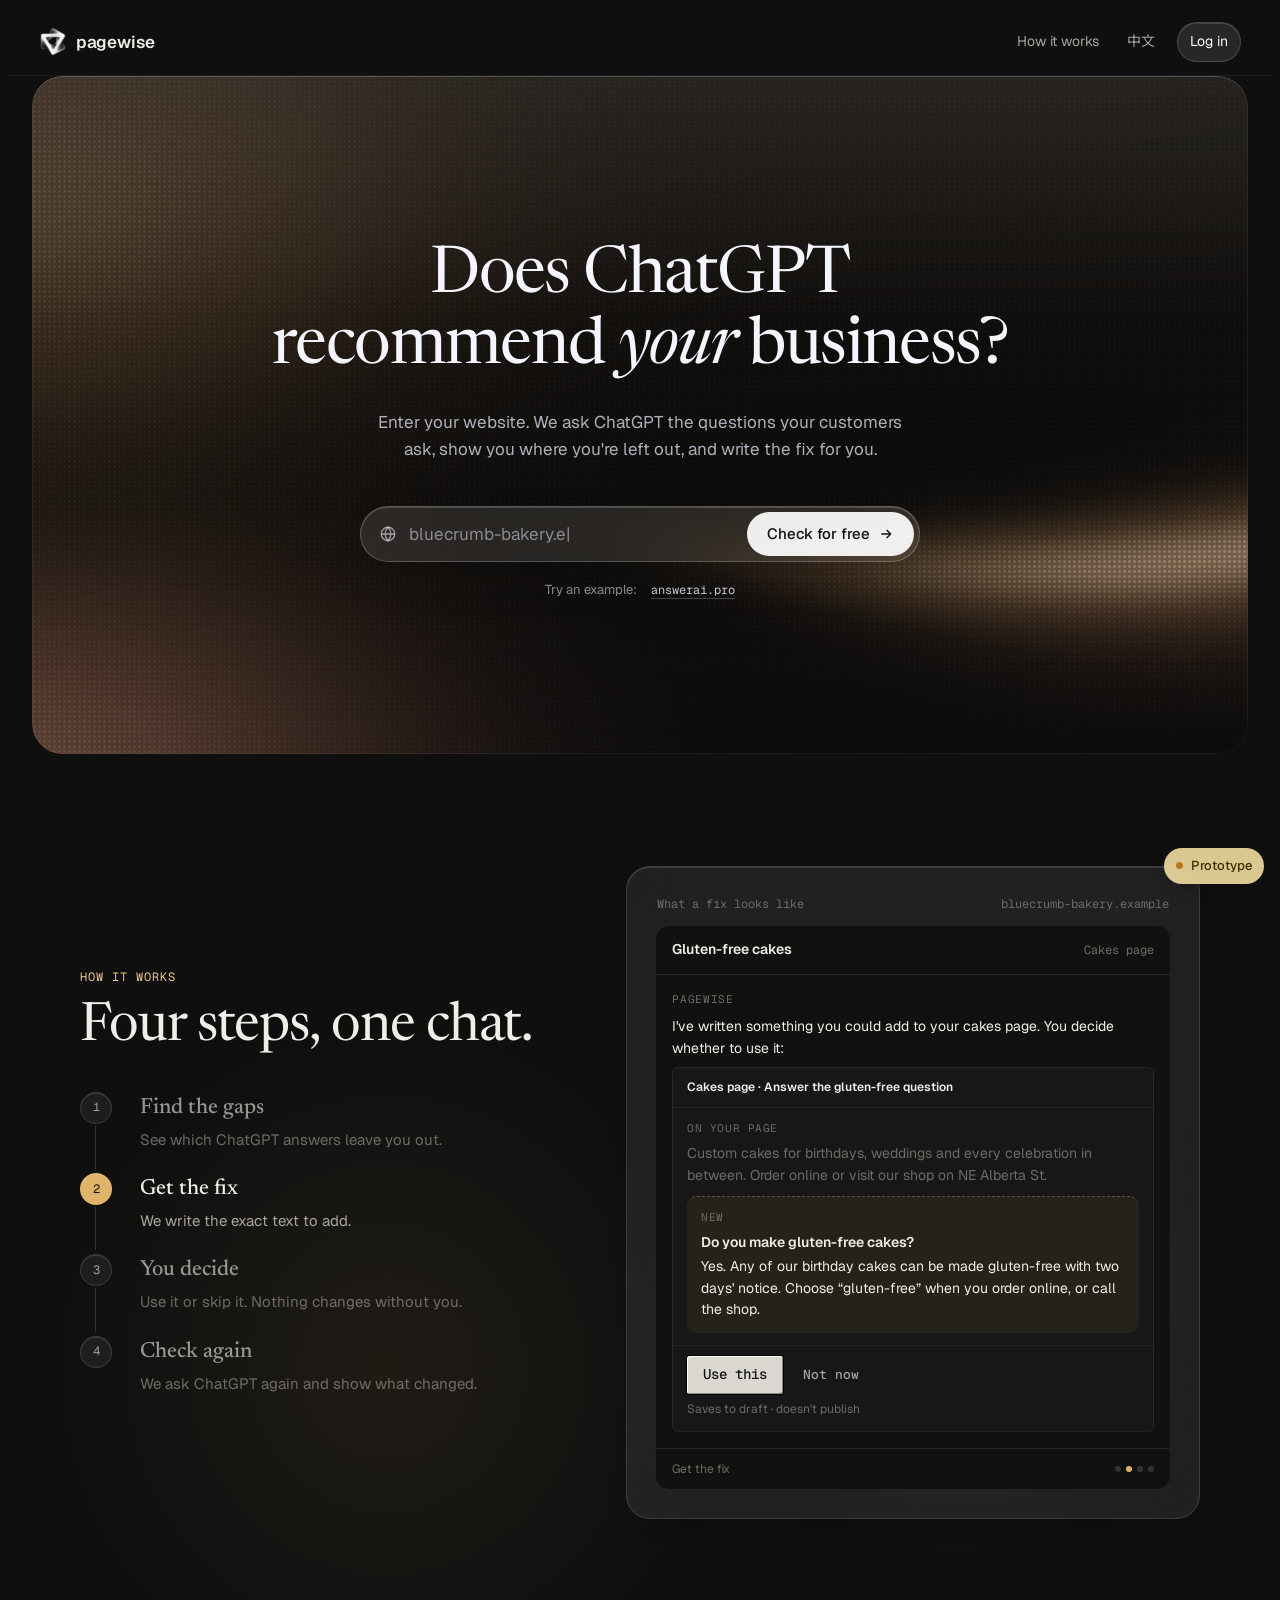
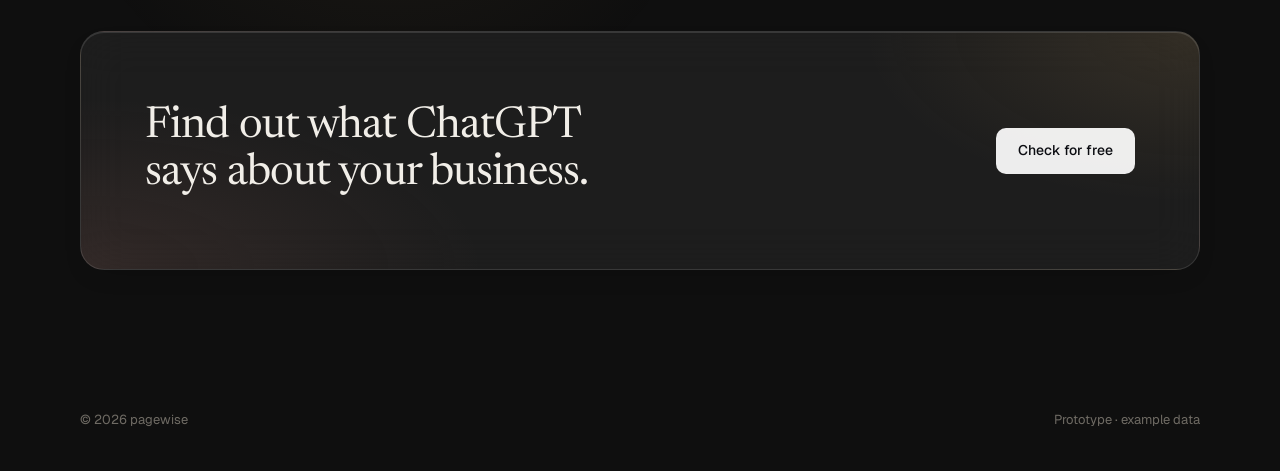
<file: .build/shot.html>
<!doctype html>
<html lang="en">
<head>
<meta charset="utf-8">
<meta name="viewport" content="width=device-width, initial-scale=1, viewport-fit=cover">
<title>Pagewise Prototype</title>
<link rel="preconnect" href="https://fonts.googleapis.com">
<link rel="preconnect" href="https://fonts.gstatic.com" crossorigin>
<link rel="stylesheet" href="https://fonts.googleapis.com/css2?family=Geist:wght@400;500;600&family=Geist+Mono:wght@400;500&family=Newsreader:ital,opsz,wght@0,6..72,400;0,6..72,500;1,6..72,400&family=Noto+Sans+SC:wght@400;500;600&display=swap">
<style>
:root{
  --bg:#F3F4F9; --surface:#FFFFFF; --surface-2:#E9ECF5; --sunken:#F7F8FC;
  --ink:#131733; --ink-2:#4A5073; --ink-3:#7F86A6; --line:#DCE0EE; --line-2:#C9CEE2;
  --primary:#1C2766; --primary-hover:#26337F; --on-primary:#FFFFFF;
  --accent:#3A74D6; --accent-soft:#E2EBFB; --accent-ink:#1F4FA3;
  --add-bg:#E5EEFC; --add-line:#9DBBEE;
  --user-bg:#1C2766; --user-ink:#FFFFFF;
  --good:#1D7F55; --good-soft:#DFF2E8;
  --shadow:0 1px 2px rgba(19,23,51,.05), 0 12px 32px -16px rgba(19,23,51,.22);
  --scrim:rgba(13,16,38,.38);
  --display:"Newsreader","Noto Sans SC","PingFang SC",Georgia,sans-serif;
  --sans:"Geist",-apple-system,BlinkMacSystemFont,"PingFang SC","Noto Sans SC","Segoe UI",sans-serif;
  --mono:"Geist Mono",ui-monospace,"SF Mono",Menlo,monospace;
}
@media (prefers-color-scheme: dark){
  :root:not([data-theme="light"]){
    --bg:#0C0F23; --surface:#141835; --surface-2:#1B2044; --sunken:#10132C;
    --ink:#E8EAF6; --ink-2:#AEB3D0; --ink-3:#747B9E; --line:#252B55; --line-2:#323A6A;
    --primary:#E8EAF6; --primary-hover:#FFFFFF; --on-primary:#10142E;
    --accent:#7AA7F0; --accent-soft:#1A2753; --accent-ink:#A9C6F6;
    --add-bg:#16244A; --add-line:#3A5A99;
    --user-bg:#2A3372; --user-ink:#F1F3FC;
    --good:#52C48E; --good-soft:#123127;
    --shadow:0 1px 2px rgba(0,0,0,.3), 0 16px 36px -18px rgba(0,0,0,.6);
    --scrim:rgba(4,6,18,.6);
  }
}
:root[data-theme="dark"]{
  --bg:#0C0F23; --surface:#141835; --surface-2:#1B2044; --sunken:#10132C;
  --ink:#E8EAF6; --ink-2:#AEB3D0; --ink-3:#747B9E; --line:#252B55; --line-2:#323A6A;
  --primary:#E8EAF6; --primary-hover:#FFFFFF; --on-primary:#10142E;
  --accent:#7AA7F0; --accent-soft:#1A2753; --accent-ink:#A9C6F6;
  --add-bg:#16244A; --add-line:#3A5A99;
  --user-bg:#2A3372; --user-ink:#F1F3FC;
  --good:#52C48E; --good-soft:#123127;
  --shadow:0 1px 2px rgba(0,0,0,.3), 0 16px 36px -18px rgba(0,0,0,.6);
  --scrim:rgba(4,6,18,.6);
}
*{box-sizing:border-box}
[hidden]{display:none!important}
html,body{height:100%}
body{background:var(--bg);color:var(--ink);font-family:var(--sans);font-size:15px;line-height:1.55;-webkit-font-smoothing:antialiased}
body.in-app{overflow:hidden}
button{font:inherit;color:inherit;cursor:pointer;border:0;background:none;padding:0}
a{color:inherit}
:focus-visible{outline:2px solid var(--accent);outline-offset:2px;border-radius:6px}
.sr{position:absolute;width:1px;height:1px;overflow:hidden;clip:rect(0 0 0 0);white-space:nowrap}
.mono{font-family:var(--mono);font-variant-numeric:tabular-nums}

/* ---------- buttons ---------- */
.btn{display:inline-flex;align-items:center;justify-content:center;gap:8px;height:38px;padding:0 16px;border-radius:10px;font-weight:500;font-size:14px;white-space:nowrap;transition:background .15s,border-color .15s,color .15s}
.btn-primary{background:var(--primary);color:var(--on-primary)}
.btn-primary:hover{background:var(--primary-hover)}
.btn-line{border:1px solid var(--line-2);background:var(--surface)}
.btn-line:hover{border-color:var(--ink-3)}
.btn-quiet{color:var(--ink-2);padding:0 10px}
.btn-quiet:hover{color:var(--ink);background:var(--surface-2)}
.btn[disabled]{opacity:.5;cursor:default}
.link{color:var(--accent-ink);font-weight:500;text-decoration:underline;text-decoration-color:color-mix(in srgb,var(--accent) 40%,transparent);text-underline-offset:3px}
.link:hover{text-decoration-color:var(--accent)}

/* ================= LANDING ================= */
#landing,#diag,body:not(.in-app) .auth{--bg:#0B0C11;--surface:#15161E;--surface-2:#191B25;--sunken:#101117;--ink:#ECEDF3;--ink-2:#A6A9B8;--ink-3:#6E7183;--line:#23252F;--line-2:#30333F;
  --primary:#ECEDF3;--primary-hover:#FFFFFF;--on-primary:#0B0C11;--accent:#8AB0F2;--accent-soft:#1B2340;--accent-ink:#AFC8F5;--add-bg:#172240;--add-line:#3A5A99;
  --good:#52C48E;--good-soft:#12302A;--shadow:0 1px 2px rgba(0,0,0,.4),0 18px 40px -20px rgba(0,0,0,.7);background:var(--bg);color:var(--ink);min-height:100%}
body:not(.in-app){background:#0B0C11}
.nav{display:flex;align-items:center;justify-content:space-between;gap:16px;max-width:1440px;margin:0 auto;padding:calc(14px + env(safe-area-inset-top,0px)) clamp(16px,2.4vw,40px) 14px;color:var(--ink)}
.logo{display:flex;align-items:center;gap:9px;font-weight:600;font-size:17px;letter-spacing:-.01em}
.logo svg{width:22px;height:22px}
.nav-links{display:flex;align-items:center;gap:4px}
.nav-links a,.nav-links button{padding:8px 12px;border-radius:999px;font-size:14px;color:var(--ink-2);text-decoration:none}
.nav-links a:hover,.nav-links button:hover{color:var(--ink);background:var(--surface-2)}
.nav-links .nav-login{background:var(--primary);color:var(--on-primary);margin-left:6px}
.nav-links .nav-login:hover{background:var(--primary-hover);color:var(--on-primary)}
@media (max-width:640px){.nav-links .hide-sm{display:none}}

.hero-frame{max-width:1440px;margin:0 auto;padding-inline:clamp(12px,2vw,24px)}
.hero-shell{position:relative;border-radius:clamp(20px,2.4vw,32px);isolation:isolate}
.hero-shell .edge,.hero-shell .halo{position:absolute;border-radius:inherit;pointer-events:none;opacity:0;transition:opacity .45s ease}
.hero-shell .edge{inset:0;z-index:3;padding:1px;background:radial-gradient(440px circle at var(--mx,50%) var(--my,50%),rgba(214,206,255,.8),rgba(220,170,220,.16) 45%,rgba(255,255,255,.05) 72%);-webkit-mask:linear-gradient(#000 0 0) content-box,linear-gradient(#000 0 0);-webkit-mask-composite:xor;mask-composite:exclude}
.hero-shell .halo{inset:-6px;z-index:-1;background:radial-gradient(420px circle at var(--mx,50%) var(--my,50%),rgba(140,160,245,.55),rgba(210,140,200,.2) 45%,transparent 70%);filter:blur(24px)}
.hero-shell:hover .edge,.hero-shell:hover .halo{opacity:1}
.hero::after{content:"";position:absolute;inset:0;z-index:0;border-radius:inherit;pointer-events:none;background:linear-gradient(180deg,rgba(255,255,255,.07),rgba(255,255,255,0) 38%),radial-gradient(120% 90% at 50% 120%,rgba(8,9,16,.35),transparent 60%);box-shadow:inset 0 1px 0 rgba(255,255,255,.14),inset 0 0 0 1px rgba(255,255,255,.06)}
.hero-inner{position:relative;z-index:1}
.hero{position:relative;overflow:hidden;background:#090A12;color:#F4F5FF;border-radius:clamp(20px,2.4vw,32px);padding:clamp(104px,13vw,180px) 20px clamp(96px,12vw,164px);isolation:isolate}
#halftone{position:absolute;inset:0;width:100%;height:100%;z-index:-1;display:block}
.hero-inner{max-width:900px;margin:0 auto;text-align:center;pointer-events:none}
.hero-inner form,.hero-inner button,.hero-inner input{pointer-events:auto}
.hero h1{font-family:var(--display);font-weight:400;font-size:clamp(36px,5.1vw,66px);line-height:1.08;letter-spacing:-.025em;margin:0;text-wrap:balance}
.hero h1 em{font-style:italic}
:lang(zh) .hero h1{letter-spacing:0;line-height:1.24;font-weight:500;font-size:clamp(32px,4.4vw,54px)}
.hero-sub{max-width:560px;margin:26px auto 0;font-size:clamp(15px,1.4vw,17px);line-height:1.55;color:rgba(236,239,255,.72);text-wrap:balance}
.ask{max-width:560px;margin:44px auto 0}
.ask-field{display:flex;align-items:center;gap:10px;background:#fff;border-radius:999px;padding:5px 5px 5px 18px;box-shadow:0 20px 50px -24px rgba(0,0,0,.6)}
.ask-field svg{width:18px;height:18px;color:#7F86A6;flex:none}
.ask-field input{flex:1;min-width:0;border:0;background:transparent;font:inherit;font-size:17px;color:#131733;height:44px;outline:none}
.ask-field input::placeholder{color:#8C92AE}
.ask-go{height:44px;padding:0 20px;border-radius:999px;background:#12153A;color:#fff;font-weight:500;display:inline-flex;align-items:center;gap:8px;white-space:nowrap}
.ask-go:hover{background:#262B66}
.ask-go svg{width:16px;height:16px;color:#fff}
.ask-examples{display:flex;flex-wrap:wrap;align-items:center;justify-content:center;gap:4px 14px;padding-top:18px;font-size:13px;color:rgba(236,239,255,.55)}
.chip-ex{color:rgba(236,239,255,.82);font-family:var(--mono);font-size:12px;text-decoration:underline;text-decoration-color:rgba(236,239,255,.25);text-underline-offset:4px}
.chip-ex:hover{color:#fff;text-decoration-color:rgba(255,255,255,.7)}
@media (max-width:520px){.ask-go span{display:none}.ask-go{padding:0 14px}}

.section{padding-block:clamp(64px,9vw,112px);padding-inline:16px}
.wrap{max-width:1120px;margin:0 auto}
.loop-grid{display:grid;grid-template-columns:minmax(0,.9fr) minmax(0,1.1fr);gap:clamp(32px,6vw,88px);align-items:center}
@media (max-width:900px){.loop-grid{grid-template-columns:1fr}}
.kicker{font-family:var(--mono);font-size:12px;letter-spacing:.08em;text-transform:uppercase;color:var(--accent-ink)}
.h2{font-family:var(--display);font-weight:400;font-size:clamp(34px,4.4vw,54px);line-height:1.06;letter-spacing:-.02em;margin:12px 0 0;text-wrap:balance}
:lang(zh) .h2{letter-spacing:0;line-height:1.25;font-weight:500}
.lede{color:var(--ink-2);font-size:17px;max-width:46ch;margin:16px 0 0}
.steps-list{list-style:none;margin:36px 0 0;padding:0;position:relative}
.steps-list li{display:grid;grid-template-columns:44px 1fr;gap:2px 16px;padding:0 0 22px;position:relative}
.steps-list li::before{content:"";position:absolute;left:15px;top:34px;bottom:4px;width:1px;background:var(--line-2)}
.steps-list li:last-child::before{display:none}
.step-n{width:32px;height:32px;border-radius:50%;border:1px solid var(--line-2);display:grid;place-items:center;font-family:var(--mono);font-size:12px;color:var(--ink-2);background:var(--bg)}
.steps-list h3{margin:3px 0 0;font-family:var(--display);font-weight:500;font-size:22px;line-height:1.2}
.steps-list p{grid-column:2;margin:2px 0 0;color:var(--ink-2);max-width:44ch}
.loop-back{display:flex;align-items:center;gap:10px;margin-left:60px;font-size:14px;color:var(--ink-3)}
.loop-back svg{width:16px;height:16px}
.preview{position:sticky;top:24px;border-radius:24px;padding:clamp(14px,2.4vw,28px);background:var(--surface-2)}
.preview-label{display:flex;justify-content:space-between;align-items:center;color:var(--ink-3);font-size:12px;font-family:var(--mono);margin:0 2px 12px}
.preview .card{pointer-events:none}
.final{background:var(--surface-2);border-radius:24px;padding:clamp(40px,6vw,72px) clamp(20px,5vw,64px);display:flex;flex-wrap:wrap;align-items:center;justify-content:space-between;gap:24px}
.final .h2{margin:0;font-size:clamp(30px,3.6vw,44px);max-width:18ch}
.footer{padding:28px 16px 40px;color:var(--ink-3);font-size:13px}
.footer .wrap{display:flex;justify-content:space-between;gap:16px;flex-wrap:wrap}

/* ================= APP ================= */
.app{display:grid;grid-template-columns:252px minmax(0,1fr);height:100%}
.side{display:flex;flex-direction:column;gap:18px;padding:14px 12px 14px;background:var(--sunken);border-right:1px solid var(--line);min-height:0}
.side .logo{color:var(--ink);padding:4px 8px}
.site-switch{display:flex;align-items:center;gap:10px;padding:8px;border-radius:10px;border:1px solid var(--line);background:var(--surface);text-align:left;width:100%}
.site-fav{width:30px;height:30px;border-radius:8px;background:#1C2766;color:#fff;display:grid;place-items:center;font-weight:600;font-size:13px;flex:none}
.site-switch b{display:block;font-size:14px;font-weight:600;line-height:1.2}
.site-switch small{display:block;color:var(--ink-3);font-size:12px;font-family:var(--mono);overflow:hidden;text-overflow:ellipsis;white-space:nowrap;max-width:150px}
.side-new{justify-content:flex-start;width:100%}
.side-h{font-size:12px;color:var(--ink-3);padding:0 8px;margin-bottom:4px}
.chat-item{display:block;width:100%;text-align:left;padding:8px 10px;border-radius:9px}
.chat-item.on{background:var(--surface-2)}
.chat-item b{display:block;font-weight:500;font-size:14px}
.chat-item small{display:flex;align-items:center;gap:6px;color:var(--ink-3);font-size:12px}
.chat-item small i{width:6px;height:6px;border-radius:50%;background:var(--ink-3);flex:none}
.chat-item small i.hot{background:var(--accent)}
.chat-item small i.ok{background:var(--good)}
.side-foot{margin-top:auto;display:flex;flex-direction:column;gap:2px}
.side-foot button{display:flex;align-items:center;gap:10px;padding:8px 10px;border-radius:8px;font-size:14px;color:var(--ink-2);text-align:left}
.side-foot button:hover{background:var(--surface-2);color:var(--ink)}
.side-foot svg{width:16px;height:16px}

.main{display:grid;grid-template-rows:auto minmax(0,1fr) auto;min-height:0;min-width:0}
.mbar{display:flex;align-items:center;gap:clamp(14px,3vw,36px);flex-wrap:wrap;padding:12px clamp(16px,3vw,32px);border-bottom:1px solid var(--line);background:var(--bg)}
.menu-btn{display:none;width:36px;height:36px;border-radius:9px;border:1px solid var(--line);place-items:center}
.menu-btn svg{width:18px;height:18px}
.metric{display:flex;flex-direction:column;min-width:0}
.metric label{font-size:12px;color:var(--ink-3)}
.metric .val{display:flex;align-items:baseline;gap:8px}
.metric .num{font-family:var(--mono);font-variant-numeric:tabular-nums;font-size:24px;font-weight:500;letter-spacing:-.02em;line-height:1.2}
.metric .num span{color:var(--ink-3);font-size:15px}
.delta{font-family:var(--mono);font-size:12px;padding:1px 7px;border-radius:999px;background:var(--good-soft);color:var(--good)}
.skel{display:inline-block;width:64px;height:22px;border-radius:6px;background:linear-gradient(90deg,var(--surface-2),var(--line),var(--surface-2));background-size:200% 100%;animation:sh 1.4s linear infinite}
@keyframes sh{to{background-position:-200% 0}}
.mbar-meta{margin-left:auto;display:flex;align-items:center;gap:12px;font-size:12px;color:var(--ink-3);flex-wrap:wrap;justify-content:flex-end}
.tag{font-size:11px;padding:2px 8px;border-radius:999px;border:1px dashed var(--line-2);color:var(--ink-3);font-family:var(--mono)}

.thread{overflow-y:auto;padding:28px 16px 24px;scroll-behavior:smooth}
.thread-inner{max-width:720px;margin:0 auto;display:flex;flex-direction:column;gap:18px}
.item{display:flex;flex-direction:column;min-width:0}
.item.enter{animation:rise .35s ease-out both}
@keyframes rise{from{opacity:.001;transform:translateY(8px)}to{opacity:1;transform:none}}
.u{align-self:flex-end;max-width:80%;background:var(--user-bg);color:var(--user-ink);padding:9px 14px;border-radius:16px 16px 4px 16px}
.a{display:grid;grid-template-columns:28px 1fr;gap:12px;align-items:start}
.av{width:28px;height:28px;border-radius:50%;display:grid;place-items:center;background:var(--surface-2);color:var(--ink)}
.av svg{width:16px;height:16px}
.a-body{min-width:0;padding-top:3px}
.a-body p{margin:0}
.a-body p+p{margin-top:8px}
.typing{display:inline-flex;gap:4px;padding:10px 0}
.typing i{width:6px;height:6px;border-radius:50%;background:var(--ink-3);animation:bl 1s infinite}
.typing i:nth-child(2){animation-delay:.15s}.typing i:nth-child(3){animation-delay:.3s}
@keyframes bl{0%,80%,100%{opacity:.25}40%{opacity:1}}
.divider{display:flex;align-items:center;gap:12px;font-size:12px;color:var(--ink-3);margin:10px 0}
.divider::before,.divider::after{content:"";flex:1;height:1px;background:var(--line)}

.card{background:var(--surface);border:1px solid var(--line);border-radius:16px}
.card.lift{box-shadow:var(--shadow)}
.card-pad{padding:16px 18px}
.card-h{display:flex;align-items:center;justify-content:space-between;gap:12px}
.card-t{font-weight:600;font-size:15px}
.muted{color:var(--ink-3)}
.small{font-size:13px}

/* steps */
.run{list-style:none;margin:12px 0 0;padding:0;display:flex;flex-direction:column;gap:10px}
.run li{display:grid;grid-template-columns:20px 1fr auto;gap:10px;align-items:center;font-size:14px;color:var(--ink-3)}
.run li.done,.run li.now{color:var(--ink)}
.run .ic{width:20px;height:20px;border-radius:50%;display:grid;place-items:center;border:1.5px solid var(--line-2)}
.run li.done .ic{background:var(--accent);border-color:var(--accent);color:#fff}
.run li.done .ic svg{width:12px;height:12px}
.run li.now .ic{border-color:var(--accent);border-top-color:transparent;animation:spin .8s linear infinite}
@keyframes spin{to{transform:rotate(360deg)}}
.run .aside{font-size:12px;color:var(--ink-3);font-family:var(--mono)}
.bar{height:3px;border-radius:3px;background:var(--surface-2);overflow:hidden;margin-top:14px}
.bar i{display:block;height:100%;background:var(--accent);transition:width .3s}

/* understanding */
.kv{display:grid;grid-template-columns:110px 1fr;gap:8px 16px;margin:14px 0 0;font-size:14px}
.kv dt{color:var(--ink-3)}
.kv dd{margin:0}
.pill{display:inline-flex;align-items:center;gap:6px;font-size:12px;padding:2px 9px;border-radius:999px;background:var(--surface-2);color:var(--ink-2)}
.pill.ok{background:var(--good-soft);color:var(--good)}
.pill.accent{background:var(--accent-soft);color:var(--accent-ink)}
.pill svg{width:12px;height:12px}
.actions{display:flex;flex-wrap:wrap;align-items:center;gap:8px;margin-top:16px}
.form{display:grid;gap:10px;margin-top:14px}
.form label{font-size:12px;color:var(--ink-3);display:grid;gap:4px}
.form input,.form textarea{font:inherit;font-size:14px;color:var(--ink);background:var(--sunken);border:1px solid var(--line);border-radius:9px;padding:8px 10px;resize:vertical}
.collapsed{display:flex;align-items:center;gap:10px;flex-wrap:wrap;font-size:14px}
@media (max-width:520px){.kv{grid-template-columns:1fr;gap:2px}.kv dd{margin-bottom:8px}}

/* finding card */
.stages{display:flex;align-items:center;gap:6px;padding:12px 18px;border-bottom:1px solid var(--line);font-size:12px;color:var(--ink-3);flex-wrap:wrap}
.stage{display:inline-flex;align-items:center;gap:6px}
.stage i{width:8px;height:8px;border-radius:50%;border:1.5px solid var(--line-2)}
.stage.done{color:var(--ink-2)}
.stage.done i{background:var(--accent);border-color:var(--accent)}
.stage.now{color:var(--ink);font-weight:500}
.stage.now i{border-color:var(--accent);box-shadow:0 0 0 3px var(--accent-soft)}
.stage-sep{width:18px;height:1px;background:var(--line-2)}
.f-title{font-family:var(--display);font-weight:500;font-size:22px;line-height:1.25;margin:0;text-wrap:balance}
:lang(zh) .f-title{font-size:20px}
.f-problem{margin:8px 0 0;color:var(--ink-2);font-size:14px}
.diff{margin-top:16px;border:1px solid var(--line);border-radius:12px;overflow:hidden}
.diff-h{display:flex;justify-content:space-between;align-items:center;gap:8px;padding:8px 12px;background:var(--sunken);border-bottom:1px solid var(--line);font-size:12px;color:var(--ink-3)}
.diff-h code{font-family:var(--mono);color:var(--ink-2)}
.diff-cur,.diff-add{padding:12px 14px;font-size:14px}
.diff-cur{color:var(--ink-3)}
.diff-add{background:var(--add-bg);border-top:1px dashed var(--add-line)}
.diff-lab{display:block;font-size:11px;font-family:var(--mono);letter-spacing:.04em;text-transform:uppercase;margin-bottom:4px;color:var(--ink-3)}
.diff-add .diff-lab{color:var(--accent-ink)}
.diff-add b{display:block;font-weight:600;margin-bottom:2px}
.f-foot{display:flex;flex-wrap:wrap;align-items:center;gap:8px 12px;padding:14px 18px;border-top:1px solid var(--line)}
.f-hint{font-size:12px;color:var(--ink-3);margin-left:auto}
.todo{list-style:none;margin:0;padding:0;display:grid;gap:10px;width:100%}
.todo li{display:grid;grid-template-columns:24px 1fr auto;gap:10px;align-items:center;font-size:14px}
.todo .n{width:24px;height:24px;border-radius:50%;display:grid;place-items:center;font-family:var(--mono);font-size:11px;background:var(--surface-2);color:var(--ink-2)}
.todo .n.ok{background:var(--good);color:#fff}
.todo .n svg{width:12px;height:12px}
.exec-top{display:flex;align-items:center;gap:10px;width:100%;flex-wrap:wrap}
.exec-top .pill{margin-right:auto}
.note{display:flex;gap:10px;align-items:flex-start;font-size:14px;width:100%}
.note svg{width:18px;height:18px;flex:none;margin-top:2px;color:var(--good)}
.cmp{display:grid;grid-template-columns:1fr auto 1fr;gap:10px;align-items:stretch;width:100%}
.cmp>div{padding:10px 12px;border-radius:10px;background:var(--sunken);border:1px solid var(--line)}
.cmp .after{background:var(--good-soft);border-color:transparent}
.cmp small{display:block;font-size:11px;color:var(--ink-3);font-family:var(--mono);text-transform:uppercase;letter-spacing:.04em}
.cmp .after small{color:var(--good)}
.cmp b{font-weight:500;font-size:14px}
.cmp .arr{display:grid;place-items:center;color:var(--ink-3)}
.cmp .arr svg{width:16px;height:16px}
.fine{font-size:12px;color:var(--ink-3);width:100%;margin:0}
.dismissed{display:flex;align-items:center;gap:10px;flex-wrap:wrap;padding:12px 16px;font-size:14px;color:var(--ink-2)}
.next{display:flex;align-items:center;gap:14px;padding:14px 16px;flex-wrap:wrap}
.next .t{flex:1;min-width:200px}
.next small{display:block;font-size:12px;color:var(--ink-3)}
.next b{font-weight:500}

.composer{padding:10px 16px calc(16px + env(safe-area-inset-bottom,0px));background:linear-gradient(to top,var(--bg) 70%,transparent)}
.composer form{max-width:720px;margin:0 auto;display:flex;align-items:flex-end;gap:8px;background:var(--surface);border:1px solid var(--line-2);border-radius:16px;padding:8px 8px 8px 14px;box-shadow:var(--shadow)}
.composer textarea{flex:1;border:0;background:transparent;font:inherit;color:var(--ink);resize:none;outline:none;padding:7px 0;max-height:120px}
.composer textarea::placeholder{color:var(--ink-3)}
.send{width:36px;height:36px;border-radius:10px;background:var(--primary);color:var(--on-primary);display:grid;place-items:center;flex:none}
.send svg{width:16px;height:16px}

/* drawer */
.scrim{position:fixed;inset:0;background:var(--scrim);z-index:30;opacity:0;pointer-events:none;transition:opacity .2s}
.scrim.on{opacity:1;pointer-events:auto}
.drawer{position:fixed;top:0;right:0;bottom:0;width:min(540px,100%);background:var(--surface);z-index:31;transform:translateX(102%);transition:transform .28s cubic-bezier(.2,.8,.2,1);display:flex;flex-direction:column;border-left:1px solid var(--line);padding-top:env(safe-area-inset-top,0px)}
.drawer.on{transform:none}
.drawer-h{display:flex;align-items:center;gap:8px;padding:12px 12px 0 16px}
.tabs{display:flex;gap:2px;flex:1;overflow-x:auto}
.tab{padding:10px 12px;font-size:14px;color:var(--ink-3);border-bottom:2px solid transparent;white-space:nowrap}
.tab.on{color:var(--ink);border-color:var(--ink)}
.x{width:36px;height:36px;border-radius:9px;display:grid;place-items:center;color:var(--ink-2)}
.x:hover{background:var(--surface-2)}
.x svg{width:18px;height:18px}
.drawer-b{overflow-y:auto;padding:20px 20px 40px;border-top:1px solid var(--line)}
.drawer-b h4{font-family:var(--display);font-weight:500;font-size:22px;line-height:1.25;margin:6px 0 12px}
.seg{display:inline-flex;padding:3px;border-radius:10px;background:var(--surface-2);margin-bottom:14px}
.seg button{padding:5px 12px;border-radius:8px;font-size:13px;color:var(--ink-2)}
.seg button.on{background:var(--surface);color:var(--ink);box-shadow:0 1px 2px rgba(0,0,0,.08)}
.answer{padding:14px 16px;border-radius:12px;background:var(--sunken);border:1px solid var(--line);font-size:14px}
.answer p{margin:0}.answer p+p{margin-top:8px}
.answer mark{background:var(--accent-soft);color:var(--accent-ink);padding:0 3px;border-radius:4px;font-weight:500}
.answer mark.you{background:var(--good-soft);color:var(--good)}
.srcs{list-style:none;padding:0;margin:10px 0 0;display:grid;gap:6px}
.srcs li{display:flex;gap:10px;align-items:center;font-family:var(--mono);font-size:12px;color:var(--ink-2)}
.srcs li span{color:var(--ink-3);width:18px}
.srcs li.you{color:var(--good)}
.sec-h{font-size:12px;color:var(--ink-3);margin:22px 0 8px;display:flex;justify-content:space-between;gap:8px}
.page-mock{border:1px solid var(--line);border-radius:12px;overflow:hidden}
.page-url{padding:8px 12px;background:var(--sunken);border-bottom:1px solid var(--line);font-family:var(--mono);font-size:12px;color:var(--ink-3)}
.page-body{padding:18px 18px 22px;font-size:14px}
.page-body h5{font-family:var(--display);font-size:24px;font-weight:500;margin:0 0 8px}
.page-body .ph{height:8px;border-radius:4px;background:var(--surface-2);margin:10px 0}
.page-add{margin-top:16px;padding:12px 14px;border-radius:10px;background:var(--add-bg);border:1px dashed var(--add-line)}
.qtable{width:100%;border-collapse:collapse;font-size:13px}
.qtable th{text-align:left;font-weight:500;color:var(--ink-3);font-size:12px;padding:6px 6px;border-bottom:1px solid var(--line)}
.qtable td{padding:9px 6px;border-bottom:1px solid var(--line);vertical-align:top}
.qtable td.c{text-align:center;width:64px}
.qtable tr.hl td{background:var(--add-bg)}
.yes{color:var(--good);font-weight:600}.no{color:var(--ink-3)}
.brands{display:flex;flex-wrap:wrap;gap:6px}
.brands span{font-size:12px;padding:3px 9px;border-radius:999px;border:1px solid var(--line)}
.brands span.you{background:var(--primary);color:var(--on-primary);border-color:transparent}
.tbl-wrap{overflow-x:auto}

/* toast + proto */
.toast{position:fixed;left:50%;bottom:96px;transform:translate(-50%,12px);background:var(--ink);color:var(--bg);padding:9px 14px;border-radius:10px;font-size:13px;z-index:60;opacity:0;pointer-events:none;transition:all .2s;max-width:calc(100% - 32px)}
.toast.on{opacity:1;transform:translate(-50%,0)}
.proto{position:fixed;right:16px;bottom:calc(16px + env(safe-area-inset-bottom,0px));z-index:50;font-size:13px}
body.in-app .proto{bottom:calc(92px + env(safe-area-inset-bottom,0px))}
.proto-btn{display:inline-flex;align-items:center;gap:8px;padding:8px 12px;border-radius:999px;background:#FFE9A8;color:#3B2F00;font-weight:500;box-shadow:0 6px 18px -8px rgba(0,0,0,.35)}
.proto-btn i{width:7px;height:7px;border-radius:50%;background:#B7791F}
.proto-menu{position:absolute;right:0;bottom:44px;width:260px;max-height:70vh;overflow-y:auto;background:var(--surface);color:var(--ink);border:1px solid var(--line);border-radius:14px;box-shadow:var(--shadow);padding:6px}
.proto-menu p{margin:6px 10px 6px;font-size:11px;color:var(--ink-3);font-family:var(--mono);text-transform:uppercase;letter-spacing:.06em}
.proto-menu button{display:flex;width:100%;text-align:left;padding:8px 10px;border-radius:8px;gap:10px}
.proto-menu button:hover{background:var(--surface-2)}
.proto-menu button span{font-family:var(--mono);font-size:11px;color:var(--ink-3);width:30px;flex:none}
.proto-menu hr{border:0;border-top:1px solid var(--line);margin:4px 0}

@media (max-width:820px){
  .app{grid-template-columns:1fr}
  .side{position:fixed;inset:0 auto 0 0;width:min(290px,86%);z-index:40;transform:translateX(-102%);transition:transform .25s;padding-top:calc(14px + env(safe-area-inset-top,0px))}
  .side.on{transform:none}
  .menu-btn{display:grid}
  .mbar{gap:14px 20px}
  .mbar-meta{margin-left:0;width:100%;justify-content:flex-start}
  .metric .num{font-size:20px}
  .u{max-width:88%}
  .f-hint{margin-left:0;width:100%}
}

/* ================= GLASS LAYER ================= */
:root{
  --bg:#ECEEF5;
  --glass:rgba(255,255,255,.52); --glass-strong:rgba(255,255,255,.68); --glass-line:rgba(255,255,255,.75);
  --glass-edge:rgba(19,23,51,.08); --glass-hi:inset 0 1px 0 rgba(255,255,255,.9);
  --glass-sunken:rgba(255,255,255,.42); --glass-blur:blur(22px) saturate(1.5);
  --amb1:rgba(88,138,232,.38); --amb2:rgba(226,150,204,.34); --amb3:rgba(150,136,232,.26);
  --sunken:rgba(255,255,255,.45); --surface-2:rgba(19,23,51,.06); --add-bg:rgba(58,116,214,.1);
}
@media (prefers-color-scheme: dark){
  :root:not([data-theme="light"]){
    --bg:#0B0C11;
    --glass:rgba(24,26,40,.42); --glass-strong:rgba(26,28,44,.58); --glass-line:rgba(255,255,255,.09);
    --glass-edge:rgba(0,0,0,.35); --glass-hi:inset 0 1px 0 rgba(255,255,255,.08);
    --glass-sunken:rgba(255,255,255,.035); --glass-blur:blur(24px) saturate(1.3);
    --amb1:rgba(64,108,210,.42); --amb2:rgba(190,96,168,.3); --amb3:rgba(110,96,210,.24);
    --sunken:rgba(255,255,255,.04); --surface-2:rgba(255,255,255,.06); --add-bg:rgba(122,167,240,.1);
  }
}
:root[data-theme="dark"]{
  --bg:#0B0C11;
  --glass:rgba(24,26,40,.42); --glass-strong:rgba(26,28,44,.58); --glass-line:rgba(255,255,255,.09);
  --glass-edge:rgba(0,0,0,.35); --glass-hi:inset 0 1px 0 rgba(255,255,255,.08);
  --glass-sunken:rgba(255,255,255,.035); --glass-blur:blur(24px) saturate(1.3);
  --amb1:rgba(64,108,210,.42); --amb2:rgba(190,96,168,.3); --amb3:rgba(110,96,210,.24);
  --sunken:rgba(255,255,255,.04); --surface-2:rgba(255,255,255,.06); --add-bg:rgba(122,167,240,.1);
}
#landing,#diag,body:not(.in-app) .auth{
  --glass:rgba(255,255,255,.06); --glass-strong:rgba(255,255,255,.08); --glass-line:rgba(255,255,255,.12);
  --glass-edge:rgba(0,0,0,.4); --glass-hi:inset 0 1px 0 rgba(255,255,255,.12);
  --glass-sunken:rgba(255,255,255,.04); --glass-blur:blur(24px) saturate(1.4);
  --sunken:rgba(255,255,255,.04); --surface-2:rgba(255,255,255,.06); --add-bg:rgba(122,167,240,.12);
}
.glassy,.card,.site-switch,.btn-line,.composer form,.proto-menu,.final,.preview{
  background:var(--glass-strong);border:1px solid var(--glass-line);
  -webkit-backdrop-filter:var(--glass-blur);backdrop-filter:var(--glass-blur);
  box-shadow:var(--glass-hi),0 10px 30px -18px var(--glass-edge);
}
.card.lift{box-shadow:var(--glass-hi),0 24px 48px -24px var(--glass-edge)}
.btn-line:hover{background:var(--glass-strong);border-color:var(--line-2)}
.diff,.page-mock,.answer,.cmp>div{background:var(--glass-sunken);border-color:var(--glass-line)}
.diff-h,.page-url{background:var(--glass-sunken);border-color:var(--glass-line)}
.stages,.f-foot{border-color:var(--glass-line)}

/* app: ambient light behind the glass */
.app{position:relative;isolation:isolate;background:var(--bg)}
.app::before{content:"";position:absolute;inset:0;z-index:-1;pointer-events:none;
  background:radial-gradient(38% 46% at 6% 4%,var(--amb1),transparent 70%),radial-gradient(40% 50% at 98% 100%,var(--amb2),transparent 70%),radial-gradient(30% 36% at 72% 18%,var(--amb3),transparent 70%)}
.side{background:var(--glass);border-right:1px solid var(--glass-line);-webkit-backdrop-filter:var(--glass-blur);backdrop-filter:var(--glass-blur)}
.mbar{background:var(--glass);border-bottom:1px solid var(--glass-line);-webkit-backdrop-filter:var(--glass-blur);backdrop-filter:var(--glass-blur)}
.chat-item.on{background:var(--glass-strong);box-shadow:var(--glass-hi),0 0 0 1px var(--glass-line)}
.composer{background:none}
.drawer{background:var(--glass-strong);border-left:1px solid var(--glass-line);-webkit-backdrop-filter:blur(34px) saturate(1.4);backdrop-filter:blur(34px) saturate(1.4)}
.scrim{-webkit-backdrop-filter:blur(3px);backdrop-filter:blur(3px)}
.proto-menu{background:var(--glass-strong)}
.toast{background:rgba(20,22,36,.72);color:#fff;-webkit-backdrop-filter:blur(16px);backdrop-filter:blur(16px);border:1px solid rgba(255,255,255,.12)}
.u{background:color-mix(in srgb,var(--user-bg) 82%,transparent);-webkit-backdrop-filter:blur(12px);backdrop-filter:blur(12px);box-shadow:inset 0 1px 0 rgba(255,255,255,.14)}

/* landing glass */
.ask-field{background:rgba(255,255,255,.1);border:1px solid rgba(255,255,255,.22);-webkit-backdrop-filter:blur(18px) saturate(1.4);backdrop-filter:blur(18px) saturate(1.4);box-shadow:inset 0 1px 0 rgba(255,255,255,.18),0 20px 50px -24px rgba(0,0,0,.6)}
.ask-field input{color:#fff}
.ask-field input::placeholder{color:rgba(236,239,255,.5)}
.ask-field svg{color:rgba(236,239,255,.6)}
.ask-go{background:rgba(255,255,255,.92);color:#0B0C11}
.ask-go svg{color:#0B0C11}
.ask-go:hover{background:#fff}
.nav{position:sticky;top:0;z-index:20}
.nav::before{content:"";position:absolute;inset:0;z-index:-1;background:rgba(11,12,17,.55);-webkit-backdrop-filter:blur(18px) saturate(1.3);backdrop-filter:blur(18px) saturate(1.3);border-bottom:1px solid rgba(255,255,255,.06)}
.nav-links .nav-login{background:rgba(255,255,255,.1);color:#fff;border:1px solid rgba(255,255,255,.16);box-shadow:inset 0 1px 0 rgba(255,255,255,.12)}
.nav-links .nav-login:hover{background:rgba(255,255,255,.18);color:#fff}
#loop,.final-wrap{position:relative;isolation:isolate}
#loop::before{content:"";position:absolute;inset:0;z-index:-1;pointer-events:none;background:radial-gradient(34% 48% at 78% 45%,rgba(70,110,210,.22),transparent 70%),radial-gradient(26% 36% at 62% 78%,rgba(190,100,170,.14),transparent 70%)}
.step-n{background:var(--glass);border-color:var(--glass-line);box-shadow:var(--glass-hi)}
.final{background:radial-gradient(60% 120% at 0% 100%,rgba(190,100,170,.16),transparent 60%),radial-gradient(50% 120% at 100% 0%,rgba(70,110,210,.2),transparent 60%),var(--glass)}
.final .btn-primary{background:rgba(255,255,255,.92);color:#0B0C11}
.proto-btn{background:rgba(255,233,168,.85);-webkit-backdrop-filter:blur(12px);backdrop-filter:blur(12px)}
@media (prefers-reduced-transparency: reduce){
  .card,.side,.mbar,.drawer,.composer form,.ask-field{-webkit-backdrop-filter:none;backdrop-filter:none}
}


/* how it works (compact) */
.how-head{text-align:center}
.how{list-style:none;margin:clamp(36px,5vw,56px) 0 0;padding:0;display:grid;grid-template-columns:repeat(4,minmax(0,1fr));gap:12px}
.how li{padding:22px 20px 24px;border-radius:18px;background:var(--glass);border:1px solid var(--glass-line);box-shadow:var(--glass-hi);-webkit-backdrop-filter:var(--glass-blur);backdrop-filter:var(--glass-blur)}
.how-n{font-family:var(--mono);font-size:12px;color:var(--ink-3)}
.how h3{margin:18px 0 6px;font-family:var(--display);font-weight:500;font-size:22px;line-height:1.2}
:lang(zh) .how h3{font-size:19px}
.how p{margin:0;color:var(--ink-2);font-size:14px}
@media (max-width:900px){.how{grid-template-columns:repeat(2,minmax(0,1fr))}}
@media (max-width:520px){.how{grid-template-columns:1fr}}
#loop::before{background:radial-gradient(40% 60% at 30% 70%,rgba(70,110,210,.16),transparent 70%),radial-gradient(30% 50% at 75% 60%,rgba(190,100,170,.12),transparent 70%)}
/* ================= LANDING INTRO ================= */
@keyframes in-frame{from{opacity:0;transform:translateY(18px) scale(.975)}to{opacity:1;transform:none}}
@keyframes in-down{from{opacity:0;transform:translateY(-10px)}to{opacity:1;transform:none}}
@keyframes in-word{from{opacity:0;transform:translateY(.35em);filter:blur(8px)}to{opacity:1;transform:none;filter:blur(0)}}
@keyframes in-up{from{opacity:0;transform:translateY(12px)}to{opacity:1;transform:none}}
.hero h1 .w{display:inline-block;white-space:pre}
#landing.play .nav{animation:in-down .7s cubic-bezier(.2,.8,.2,1) .15s both}
#landing.play .hero-shell{animation:in-frame 1s cubic-bezier(.16,.84,.24,1) both}
#landing.play .hero h1 .w{animation:in-word .9s cubic-bezier(.2,.8,.2,1) both;animation-delay:calc(.38s + var(--i) * var(--step,.07s))}
#landing.play .hero-sub{animation:in-up .8s cubic-bezier(.2,.8,.2,1) .85s both}
#landing.play .ask-field{animation:in-up .8s cubic-bezier(.2,.8,.2,1) 1s both}
#landing.play .ask-examples{animation:in-up .8s cubic-bezier(.2,.8,.2,1) 1.12s both}
:lang(zh) .hero h1{--step:.035s}

/* ================= AUTH ================= */
.auth{position:fixed;inset:0;z-index:70;display:grid;place-items:center;padding:16px;background:var(--scrim);-webkit-backdrop-filter:blur(8px);backdrop-filter:blur(8px)}
.auth-card{position:relative;width:min(420px,100%);border-radius:22px;padding:30px 24px 22px;color:var(--ink);
  background:color-mix(in srgb,var(--surface) 80%,transparent);border:1px solid var(--glass-line);
  box-shadow:var(--glass-hi),0 40px 90px -40px rgba(0,0,0,.7);-webkit-backdrop-filter:blur(30px) saturate(1.4);backdrop-filter:blur(30px) saturate(1.4);
  animation:in-up .35s cubic-bezier(.2,.8,.2,1) both}
.auth-card .x{position:absolute;top:10px;right:10px}
.auth-mark{width:36px;height:36px;border-radius:10px;display:grid;place-items:center;background:var(--surface-2);color:var(--ink)}
.auth-mark svg{width:20px;height:20px}
.auth h2{font-family:var(--display);font-weight:500;font-size:26px;line-height:1.2;margin:16px 0 6px;text-wrap:balance}
:lang(zh) .auth h2{font-size:22px}
.auth-sub{margin:0;color:var(--ink-2);font-size:14px}
.auth-stack{display:grid;gap:10px;margin-top:22px}
.btn-block{width:100%;height:44px;font-size:15px}
.g-dot{width:18px;height:18px;border-radius:50%;display:grid;place-items:center;font-size:11px;font-weight:700;background:var(--ink);color:var(--bg)}
.auth-or{display:flex;align-items:center;gap:10px;font-size:12px;color:var(--ink-3)}
.auth-or::before,.auth-or::after{content:"";flex:1;height:1px;background:var(--glass-line)}
.auth label{font-size:12px;color:var(--ink-3);display:grid;gap:6px}
.auth input{font:inherit;font-size:15px;color:var(--ink);height:44px;padding:0 12px;border-radius:10px;background:var(--glass-sunken);border:1px solid var(--glass-line);outline:none}
.auth input:focus{border-color:var(--accent)}
.auth-err{font-size:12px;color:#E5484D;margin:-2px 0 0}
.auth-fine{margin:16px 0 0;font-size:12px;color:var(--ink-3);text-align:center}
.auth-sent{margin-top:20px;padding:14px;border-radius:12px;background:var(--glass-sunken);border:1px solid var(--glass-line);font-size:14px;color:var(--ink-2)}
.acct{display:flex!important;align-items:center;gap:10px;min-width:0}
.acct .av-s{width:22px;height:22px;border-radius:50%;display:grid;place-items:center;font-size:11px;font-weight:600;background:var(--primary);color:var(--on-primary);flex:none}
.acct span{overflow:hidden;text-overflow:ellipsis;white-space:nowrap}
.acct.guest{color:var(--accent-ink)!important}

/* ================= FREE CHECK (pre-diagnosis) ================= */
#diag{min-height:100%;background:var(--bg);color:var(--ink);position:relative;isolation:isolate}
#diag::before{content:"";position:fixed;inset:0;z-index:-1;pointer-events:none;background:radial-gradient(40% 40% at 12% 8%,rgba(60,100,190,.22),transparent 70%),radial-gradient(36% 40% at 92% 96%,rgba(180,96,160,.14),transparent 70%)}
.dg{max-width:640px;margin:0 auto;padding-block:clamp(32px,7vh,80px) 96px;padding-inline:16px;display:flex;flex-direction:column;gap:16px}
.dg-in{animation:in-up .5s cubic-bezier(.2,.8,.2,1) both}
.dg-head{margin-bottom:12px}
.dg h1{font-family:var(--display);font-weight:400;font-size:clamp(30px,4.6vw,46px);line-height:1.1;letter-spacing:-.02em;margin:10px 0 0;text-wrap:balance}
:lang(zh) .dg h1{font-weight:500;letter-spacing:0;line-height:1.3;font-size:clamp(26px,4vw,38px)}
.dg-sub{margin:12px 0 0;color:var(--ink-2);font-size:16px;max-width:52ch}
.dg-domain{font-family:var(--mono);font-size:.62em;letter-spacing:0;color:var(--ink-2);display:block;margin-top:6px}
.dg .run li{font-size:15px}
.dg-foot{display:flex;justify-content:center;margin-top:8px}
.rp-metrics{display:grid;grid-template-columns:repeat(2,minmax(0,1fr));gap:12px}
.rp-metric{padding:18px 20px}
.rp-metric .num{font-family:var(--mono);font-variant-numeric:tabular-nums;font-size:44px;font-weight:500;letter-spacing:-.03em;line-height:1}
.rp-metric .num span{font-size:20px;color:var(--ink-3)}
.rp-metric label{display:block;margin-top:8px;font-size:14px;color:var(--ink-2)}
.rp-h{font-size:13px;color:var(--ink-3);margin:18px 2px 0;display:flex;justify-content:space-between;gap:8px}
.gap-list{list-style:none;margin:0;padding:0}
.gap-list li{display:grid;grid-template-columns:1fr auto;gap:4px 12px;padding:14px 18px;border-top:1px solid var(--glass-line)}
.gap-list li:first-child{border-top:0}
.gap-list b{font-weight:500;font-size:15px}
.gap-list small{grid-column:1;color:var(--ink-3);font-size:13px}
.gap-list .pill{align-self:start}
.big-q{font-family:var(--display);font-weight:500;font-size:22px;line-height:1.25;margin:8px 0 4px;text-wrap:balance}
.lockfix{position:relative;margin-top:14px;border-radius:12px;overflow:hidden;border:1px solid var(--glass-line);background:var(--add-bg)}
.lockfix .diff-add{background:transparent;border:0}
.lockfix .blur{filter:blur(5px);user-select:none}
.lock-badge{position:absolute;left:50%;top:58%;transform:translate(-50%,-50%);display:inline-flex;align-items:center;gap:8px;padding:8px 14px;border-radius:999px;font-size:13px;font-weight:500;background:color-mix(in srgb,var(--surface) 85%,transparent);border:1px solid var(--glass-line);box-shadow:var(--glass-hi);white-space:nowrap}
.lock-badge svg{width:14px;height:14px}
.rp-cta{display:grid;gap:10px;justify-items:center;margin-top:12px;text-align:center}
.rp-cta .btn-primary{height:50px;padding:0 28px;font-size:16px;border-radius:999px}
@media (max-width:520px){.rp-metric .num{font-size:34px}}

/* free check: three linear steps */
.stepper{list-style:none;margin:0 0 20px;padding:0;display:flex;align-items:center;gap:10px;flex-wrap:wrap;font-size:13px;color:var(--ink-3)}
.stepper li{display:inline-flex;align-items:center;gap:8px}
.stepper li.sep{width:28px;height:1px;background:var(--glass-line)}
.stepper .sn{width:22px;height:22px;border-radius:50%;display:grid;place-items:center;font-family:var(--mono);font-size:11px;border:1px solid var(--glass-line);background:var(--glass)}
.stepper .sn svg{width:11px;height:11px}
.stepper li.on{color:var(--ink)}
.stepper li.on .sn{background:var(--primary);color:var(--on-primary);border-color:transparent}
.stepper li.done{color:var(--ink-2)}
.stepper li.done .sn{background:var(--accent);color:#fff;border-color:transparent}
.arows{list-style:none;margin:0;padding:0}
.arows li{display:grid;grid-template-columns:20px 1fr auto;gap:12px;align-items:center;padding:16px 20px;border-top:1px solid var(--glass-line);color:var(--ink-3)}
.arows li:first-child{border-top:0}
.arows li.done,.arows li.now{color:var(--ink)}
.arows .ic{width:20px;height:20px;border-radius:50%;display:grid;place-items:center;border:1.5px solid var(--line-2)}
.arows li.done .ic{background:var(--accent);border-color:var(--accent);color:#fff}
.arows li.done .ic svg{width:12px;height:12px}
.arows li.now .ic{border-color:var(--accent);border-top-color:transparent;animation:spin .8s linear infinite}
.arows .lbl{font-size:15px}
.arows .st{font-size:13px;color:var(--ink-3)}
.dg-actions{display:flex;flex-wrap:wrap;align-items:center;gap:10px;margin-top:10px}
.dg-btn{height:46px;padding:0 22px;border-radius:999px;font-size:15px}
.dg-run{width:100%;padding:14px 18px;border-radius:14px;background:var(--glass);border:1px solid var(--glass-line)}
.kvt{display:grid;grid-template-columns:minmax(120px,180px) 1fr;margin:0}
.kvt dt,.kvt dd{margin:0;padding:16px 20px;border-top:1px solid var(--glass-line);font-size:15px}
.kvt dt{color:var(--ink-3);font-size:14px}
.kvt dt:first-of-type,.kvt dd:first-of-type{border-top:0}
.kvt b{font-weight:600}
.dg-more summary{cursor:pointer;color:var(--ink-2);font-size:14px;list-style:none;display:inline-flex;align-items:center;gap:6px}
.dg-more summary::before{content:"";width:0;height:0;border-left:5px solid currentColor;border-top:4px solid transparent;border-bottom:4px solid transparent;transition:transform .15s}
.dg-more[open] summary::before{transform:rotate(90deg)}
.dg-more summary::-webkit-details-marker{display:none}
.scope-grid{display:grid;grid-template-columns:minmax(0,1.1fr) minmax(0,.9fr);gap:12px}
.qlist{list-style:none;margin:12px 0;padding:0;display:grid;gap:10px;font-size:15px}
.qlist.num{list-style:decimal;padding-left:20px;font-size:14px;gap:6px;margin:0}
@media (max-width:640px){.scope-grid{grid-template-columns:1fr}.kvt{grid-template-columns:1fr}.kvt dd{border-top:0;padding-top:0}}

/* halftone floor under the free-check pages */
#dg-halftone{position:fixed;left:0;right:0;bottom:0;width:100%;height:58vh;z-index:-1;display:block;pointer-events:none;
  -webkit-mask-image:linear-gradient(to top,#000 0%,rgba(0,0,0,.85) 35%,transparent 100%);mask-image:linear-gradient(to top,#000 0%,rgba(0,0,0,.85) 35%,transparent 100%)}
#diag::before{background:radial-gradient(36% 30% at 14% 6%,rgba(60,100,190,.12),transparent 70%)}
.logo .logo-mark{width:28px;height:28px;display:block;object-fit:contain}
/* the mark is white glass: darken it on the light app theme */
:root:not([data-theme="dark"]) .side .logo-mark{filter:invert(1) brightness(.35)}
@media (prefers-color-scheme: dark){:root:not([data-theme="light"]) .side .logo-mark{filter:none}}
/* ================= WORKSPACE (conversation + dashboard) ================= */
body.ws-mode .proto{top:auto;bottom:calc(14px + env(safe-area-inset-bottom,0px));left:14px;right:auto}
body.ws-mode .proto-menu{bottom:44px;top:auto;left:0;right:auto}
@media (max-width:900px){body.ws-mode .proto{left:16px}}
.ws{display:grid;grid-template-columns:240px minmax(0,1fr) 480px;height:100%;position:relative;isolation:isolate;background:var(--bg);color:var(--ink)}
.ws::before{content:"";position:absolute;inset:0;z-index:-1;pointer-events:none;
  background:radial-gradient(38% 46% at 6% 4%,var(--amb1),transparent 70%),radial-gradient(40% 50% at 98% 100%,var(--amb2),transparent 70%),radial-gradient(30% 36% at 60% 10%,var(--amb3),transparent 70%)}
.ws-side{display:flex;flex-direction:column;gap:18px;padding:14px 12px;min-height:0;overflow-y:auto;background:var(--glass);border-right:1px solid var(--glass-line);-webkit-backdrop-filter:var(--glass-blur);backdrop-filter:var(--glass-blur)}
.ws-side .logo{color:var(--ink);padding:4px 8px}
.ws-group{display:flex;flex-direction:column;gap:2px}
.ws-gh{font-size:12px;color:var(--ink-3);padding:0 10px;margin-bottom:4px;display:flex;justify-content:space-between;align-items:center}
.ws-item{display:flex;flex-direction:column;align-items:flex-start;gap:1px;width:100%;text-align:left;padding:7px 10px;border-radius:9px;font-size:14px;color:var(--ink-2)}
.ws-item:hover{background:var(--surface-2);color:var(--ink)}
.ws-item.on{background:var(--glass-strong);color:var(--ink);box-shadow:var(--glass-hi),0 0 0 1px var(--glass-line)}
.ws-item small{font-size:12px;color:var(--ink-3);display:flex;align-items:center;gap:6px}
.ws-item small i{width:6px;height:6px;border-radius:50%;background:var(--ink-3)}
.ws-item small i.hot{background:var(--accent)}.ws-item small i.ok{background:var(--good)}
.ws-item.row{flex-direction:row;align-items:center;justify-content:space-between}
.ws-item.ws-home{flex-direction:row;align-items:center;gap:10px;padding:10px 12px;font-size:15px;font-weight:500;color:var(--ink)}
.ws-item.ws-home svg{flex-shrink:0;color:var(--ink-2)}
.ws-item.ws-home.on svg,.ws-item.ws-home:hover svg{color:var(--accent)}
.ws-empty{font-size:13px;color:var(--ink-3);padding:4px 10px}
.ws-add{font-size:13px;color:var(--ink-2);padding:6px 10px;text-align:left;border-radius:8px}
.ws-add:hover{color:var(--ink);background:var(--surface-2)}
.soon{font-family:var(--mono);font-size:10px;letter-spacing:.03em;padding:1px 7px;border-radius:999px;border:1px dashed var(--line-2);color:var(--ink-3);white-space:nowrap}
.ws-foot{margin-top:auto;display:flex;flex-direction:column;gap:2px}
.ws-foot button{display:flex;align-items:center;gap:10px;padding:7px 10px;border-radius:8px;font-size:13px;color:var(--ink-2);text-align:left;min-width:0}
.ws-foot button:hover{background:var(--surface-2);color:var(--ink)}
.ws-foot button span{overflow:hidden;text-overflow:ellipsis;white-space:nowrap}
.ws-foot .av-s{width:22px;height:22px;border-radius:50%;display:grid;place-items:center;font-size:11px;font-weight:600;background:var(--primary);color:var(--on-primary);flex:none}

.ws-main{overflow-y:auto;min-height:0;padding:28px clamp(20px,3.5vw,48px) 56px}
.ws-in{max-width:760px;margin:0 auto;display:flex;flex-direction:column;gap:18px}
.ws-crumb{font-size:13px;color:var(--ink-3)}
.ws-h1{font-family:var(--display);font-weight:500;font-size:clamp(28px,3vw,36px);line-height:1.15;letter-spacing:-.01em;margin:2px 0 0}
:lang(zh) .ws-h1{font-weight:500;letter-spacing:0}
.ws-sub{font-size:14px;color:var(--ink-3);margin:0}
.ws-url{font-family:var(--mono);font-size:13px;color:var(--ink-2)}
.ws-tiles{display:grid;grid-template-columns:repeat(2,minmax(0,1fr));gap:12px}
.ws-tile{padding:18px 20px;border-radius:16px;background:var(--glass-strong);border:1px solid var(--glass-line);box-shadow:var(--glass-hi);-webkit-backdrop-filter:var(--glass-blur);backdrop-filter:var(--glass-blur)}
.ws-tile.focus{border-color:color-mix(in srgb,var(--accent) 60%,transparent);box-shadow:var(--glass-hi),0 0 0 3px color-mix(in srgb,var(--accent) 18%,transparent)}
.ws-tile label{display:block;font-size:13px;color:var(--ink-2)}
.ws-tile .num{font-family:var(--mono);font-variant-numeric:tabular-nums;font-size:40px;font-weight:500;letter-spacing:-.03em;line-height:1.1;margin-top:8px}
.ws-tile .num span{font-size:18px;color:var(--ink-3)}
.ws-tile .skel{width:96px;height:36px;margin-top:10px}
.ws-toggle{display:inline-flex;align-items:center;gap:8px;font-size:14px;color:var(--ink-2);align-self:flex-start}
.ws-toggle:hover{color:var(--ink)}
.ws-toggle::before{content:"";width:0;height:0;border-left:5px solid currentColor;border-top:4px solid transparent;border-bottom:4px solid transparent;transition:transform .15s}
.ws-toggle.open::before{transform:rotate(90deg)}
.ws-box{padding:16px 18px;border-radius:14px;background:var(--glass-sunken);border:1px solid var(--glass-line);font-size:14px}
.ws-box p{margin:0}.ws-box p+p{margin-top:8px}
.ws-lab{display:block;font-family:var(--mono);font-size:11px;letter-spacing:.05em;text-transform:uppercase;color:var(--ink-3);margin-bottom:6px}
:lang(zh) .ws-lab{text-transform:none;letter-spacing:0;font-family:var(--sans);font-size:12px}
.ws-hr{height:1px;background:var(--glass-line);border:0;margin:6px 0}
.ws-sec h3{font-size:13px;font-weight:500;color:var(--ink-3);margin:0 0 6px}
.ws-sec p{margin:0}
.ws-recent{display:flex;flex-wrap:wrap;align-items:center;gap:10px 16px;padding:18px 20px;border-radius:16px;background:var(--glass-strong);border:1px solid var(--glass-line);box-shadow:var(--glass-hi)}
.ws-recent .t{flex:1;min-width:200px}
.ws-recent b{display:block;font-weight:600;font-size:16px}
.ws-recent small{color:var(--ink-3);font-size:13px}
.ws-soonrow{display:grid;grid-template-columns:repeat(3,minmax(0,1fr));gap:10px}
.ws-soonrow div{padding:14px 16px;border-radius:14px;border:1px dashed var(--line-2);color:var(--ink-3);font-size:13px;display:flex;flex-direction:column;gap:8px;align-items:flex-start}
.ws-soonrow b{color:var(--ink-2);font-weight:500;font-size:14px}
.ws-add-block{border-radius:10px;background:var(--add-bg);border-top:1px dashed var(--add-line);padding:12px 14px}
.ws-add-block b{display:block;font-weight:600;margin-bottom:2px}
.ws-quote{font-family:var(--display);font-size:17px;line-height:1.45;color:var(--ink)}
.ws-status{display:flex;align-items:center;gap:10px;flex-wrap:wrap;font-size:13px}
.ws-callout{display:flex;gap:14px;align-items:flex-start;justify-content:space-between;flex-wrap:wrap;padding:16px 18px;border-radius:14px;border:1px dashed var(--line-2)}
.ws-callout b{font-weight:600}
.ws-callout p{margin:4px 0 0;color:var(--ink-2);font-size:14px;max-width:52ch}

.ws-chat{display:grid;grid-template-rows:auto minmax(0,1fr) auto;min-height:0;border-left:1px solid var(--glass-line);background:var(--glass);-webkit-backdrop-filter:var(--glass-blur);backdrop-filter:var(--glass-blur)}
.ws-chat-h{padding:16px 18px;border-bottom:1px solid var(--glass-line)}
.ws-chat-h .row-top{display:flex;align-items:flex-start;justify-content:space-between;gap:10px}
body.plan-b3 .ws-chat-h{display:block;padding-bottom:10px}
body.plan-b3 .ws-chat,body.plan-b3 .ws-main{min-width:0}
body.plan-b3 .cv-switch{min-width:0;max-width:100%}
.ws-chat-h b{display:block;font-weight:600;font-size:15px}
.ws-chat-h small{font-size:12px;color:var(--ink-3)}
.ws-chat-b{overflow-y:auto;padding:18px;display:flex;flex-direction:column;gap:14px}
.cb-a{display:flex;flex-direction:column;gap:8px;font-size:14px;align-items:flex-start}
.cb-a .who{font-family:var(--mono);font-size:11px;letter-spacing:.06em;color:var(--ink-3)}
.cb-a p{margin:0;line-height:1.55}
.cb-u{align-self:flex-end;max-width:85%;background:color-mix(in srgb,var(--user-bg) 82%,transparent);color:var(--user-ink);padding:8px 13px;border-radius:14px 14px 4px 14px;font-size:14px}
.cc{width:100%;border-radius:14px;background:var(--glass-strong);border:1px solid var(--glass-line);box-shadow:var(--glass-hi),0 14px 30px -20px var(--glass-edge);overflow:hidden}
.cc-h{padding:10px 14px;font-size:12px;font-weight:600;border-bottom:1px solid var(--glass-line)}
.cc-b{padding:12px 14px;display:flex;flex-direction:column;gap:10px;font-size:14px}
.cc-cur{color:var(--ink-3)}
.cc-f{display:flex;flex-wrap:wrap;align-items:center;gap:6px 10px;padding:10px 14px 12px;border-top:1px solid var(--glass-line)}
.cc-f small{flex-basis:100%;font-size:12px;color:var(--ink-3)}
.cb-fold{width:100%;font-size:13px}
.cb-fold .ws-toggle{font-size:13px}
.cb-fold .ws-box{margin-top:8px;font-size:13px}
.ws-chat-f{padding:12px 14px 16px;border-top:1px solid var(--glass-line)}
.ws-chat-f form{display:flex;flex-direction:column;gap:8px}
.ws-chat-f textarea{font:inherit;font-size:14px;color:var(--ink);background:var(--glass-sunken);border:1px solid var(--glass-line);border-radius:12px;padding:10px 12px;resize:none;min-height:58px;outline:none}
.ws-chat-f textarea:focus{border-color:var(--accent)}
.ws-chat-f .row{display:flex;justify-content:flex-end}

.ws-in > .link{align-self:flex-start}
.app-skin{background:#111110;border:1px solid #232320;border-radius:14px;overflow:hidden;color:var(--ink);display:flex;flex-direction:column}
.app-skin .cc,.app-skin .ws-box{border-radius:6px;background:var(--glass-strong);-webkit-backdrop-filter:none;backdrop-filter:none;box-shadow:none}
.app-skin .btn-primary{border-radius:3px;background:#DAD7D0;color:#111;font-family:var(--mono);font-weight:500;box-shadow:inset 1px 1px 0 #FFFFFF,inset -1px -1px 0 #8C8981,0 1px 0 #000,0 0 0 1px #000}
.app-skin .btn-line{border-radius:3px;background:transparent;border-color:#34332F;font-family:var(--mono)}
.app-skin .btn-quiet{font-family:var(--mono);font-size:13px}
.app-skin .pill{border-radius:3px;background:#1D1D1C}
.dm-h{display:flex;align-items:baseline;gap:8px;padding:13px 16px;border-bottom:1px solid var(--glass-line)}
.dm-h b{font-size:14px;font-weight:600}
.dm-h small{font-size:12px;color:var(--ink-3);margin-left:auto;font-family:var(--mono)}
.dm-b{padding:16px;display:flex;flex-direction:column;gap:13px;min-height:330px}
.dm-b .cb-a p{margin:0;line-height:1.55}
.dm-f{margin-top:auto;padding:11px 16px;border-top:1px solid var(--glass-line);display:flex;gap:8px;align-items:center}
.dm-f span{font-size:12px;color:var(--ink-3)}
.dm-dots{display:flex;gap:5px;margin-left:auto}
.dm-dots i{width:6px;height:6px;border-radius:50%;background:var(--line-2)}
.dm-dots i.on{background:var(--accent)}
.steps-list li{cursor:pointer}
.steps-list li.on h3{color:var(--ink)}
.steps-list li.on .step-n{background:var(--accent);color:#1A1509;border-color:transparent}
.steps-list li:not(.on) h3,.steps-list li:not(.on) p{opacity:.6}
.ws-done{display:flex;flex-direction:column;gap:3px;padding:14px 16px;border-radius:6px;border:1px dashed var(--line-2);background:var(--glass-sunken);margin-top:4px}
.ws-done b{font-weight:600;font-size:14px;color:var(--ink)}
.ws-done span{font-size:13px;color:var(--ink-3)}
.pager{display:flex;align-items:center;justify-content:center;gap:12px;padding:10px 0 2px;font-size:12px;color:var(--ink-3)}
.pager .pg{width:28px;height:28px;border-radius:8px;border:1px solid var(--glass-line);color:var(--ink-2);font-size:15px;line-height:1}
.pager .pg:hover:not([disabled]){color:var(--ink);border-color:color-mix(in srgb,var(--accent) 45%,transparent)}
.pager .pg[disabled]{opacity:.35}
.ws-soonrow button{padding:14px 16px;border-radius:14px;border:1px dashed var(--line-2);color:var(--ink-3);font-size:13px;display:flex;flex-direction:column;gap:8px;align-items:flex-start;text-align:left;width:100%}
.ws-soonrow button:hover{border-color:color-mix(in srgb,var(--accent) 45%,transparent);color:var(--ink-2)}
.ws-soonrow button b{color:var(--ink-2);font-weight:500;font-size:14px}
.proj-wrap{position:relative;margin-left:auto}
.proj-menu{position:absolute;top:calc(100% + 6px);right:0;z-index:30;width:270px;padding:5px;border-radius:12px;border:1px solid var(--glass-line);background:#131210;box-shadow:0 22px 44px -18px #000}
.pm-g{font-size:11px;letter-spacing:.04em;text-transform:uppercase;color:var(--ink-3);padding:8px 9px 4px}
.pm-i{display:flex;align-items:center;gap:9px;width:100%;padding:7px 9px;border-radius:8px;text-align:left}
.pm-i:hover,.pm-r:hover{background:var(--surface-2)}
.pm-i b{display:block;font-size:13px;font-weight:500;color:var(--ink)}
.pm-i small{display:block;font-size:11px;color:var(--ink-3);font-family:var(--mono)}
.pm-i .mono{margin-left:auto;color:var(--accent)}
.pm-i .soon,.pm-r .soon{margin-left:auto}
.pm-r{display:flex;align-items:center;gap:8px;width:100%;padding:8px 9px;border-radius:8px;font-size:13px;color:var(--ink-2);text-align:left}
.pm-edit{padding:8px 9px;display:flex;flex-direction:column;gap:8px}
.pm-edit .row{display:flex;gap:8px}
.pm-edit small{font-size:11px;color:var(--ink-3);line-height:1.4}
.pm-sep{height:1px;background:var(--glass-line);margin:5px 4px}
/* chat switcher dropdown (B3) */
.cv-sel{position:relative;display:flex;align-items:center;gap:8px;width:100%}
.cv-btn{flex:1;min-width:0;display:flex;align-items:center;gap:8px;padding:7px 11px;border-radius:9px;border:1px solid var(--glass-line);background:var(--glass-sunken);color:var(--ink);font-size:14px;text-align:left}
.cv-btn b{font-weight:500;overflow:hidden;text-overflow:ellipsis;white-space:nowrap}
.cv-btn small{margin-left:auto;color:var(--ink-3);font-size:12px;flex:none}
.cv-btn:hover{border-color:color-mix(in srgb,var(--accent) 45%,transparent)}
.cv-new{flex:none;width:32px;height:32px;border-radius:9px;border:1px solid var(--glass-line);color:var(--ink-2);font-size:17px;line-height:1}
.cv-new:hover{color:var(--ink);border-color:color-mix(in srgb,var(--accent) 45%,transparent)}
.cv-menu{position:absolute;top:calc(100% + 6px);left:0;right:44px;z-index:20;max-height:360px;overflow-y:auto;padding:5px;border-radius:12px;border:1px solid var(--glass-line);background:#131210;box-shadow:0 22px 44px -18px #000}
.cv-menu .cvg{font-size:11px;letter-spacing:.04em;text-transform:uppercase;color:var(--ink-3);padding:8px 9px 4px}
.cv-row{display:flex;align-items:center;gap:6px}
.cv-row>button:first-child{flex:1;min-width:0;display:flex;flex-direction:column;align-items:flex-start;gap:2px;padding:7px 9px;border-radius:8px;text-align:left}
.cv-row>button:first-child:hover{background:var(--surface-2)}
.cv-row.on>button:first-child{background:var(--glass-strong)}
.cv-row .cvt{font-size:13px;color:var(--ink);display:flex;align-items:center;gap:6px;max-width:100%;overflow:hidden;text-overflow:ellipsis;white-space:nowrap}
.cv-row .cvm{font-size:11px;color:var(--ink-3);display:flex;align-items:center;gap:6px}
.cv-row .cvm .dot{width:6px;height:6px;border-radius:50%;background:var(--ink-3)}
.cv-row .cvm .dot.todo,.cv-row .cvm .dot.open{background:var(--accent)}
.cv-row .cvm .dot.adopted,.cv-row .cvm .dot.live,.cv-row .cvm .dot.cited{background:var(--good)}
.cv-x{flex:none;width:26px;height:26px;border-radius:7px;color:var(--ink-3);font-size:13px}
.cv-x:hover{color:var(--ink);background:var(--surface-2)}
/* dashboard task + progress HUD */
.hud{display:flex;flex-wrap:wrap;align-items:center;gap:8px 10px;margin:2px 0 4px}
.hud .chip{display:inline-flex;align-items:center;gap:7px;padding:5px 11px;border-radius:999px;border:1px solid var(--glass-line);background:var(--glass-sunken);font-size:12px;color:var(--ink-2)}
.hud .chip b{font-family:var(--mono);font-size:13px;color:var(--ink);font-weight:500}
.hud .chip i{width:7px;height:7px;border-radius:50%;background:var(--ink-3)}
.hud .chip i.todo{background:var(--accent)}.hud .chip i.live{background:var(--good)}
.hud-bar{flex:1;min-width:120px;height:6px;border-radius:999px;background:var(--glass-sunken);overflow:hidden}
.hud-bar span{display:block;height:100%;background:var(--good);border-radius:999px}
body.inner .hud .chip{border-radius:4px}
/* ---- Plan B4: dashboard | issue queue | chat ---- */
body.plan-b4 .ws{grid-template-columns:minmax(0,1fr) clamp(215px,17vw,275px) clamp(340px,29vw,450px)}
body.plan-b4 .ws-main{order:1;min-width:0;padding-top:0}
body.plan-b4 .ws-side{order:2;min-width:0;border-left:1px solid var(--glass-line);padding:14px 10px}
body.plan-b4 .ws-chat{order:3;min-width:0}
body.plan-b4 .ws-in{max-width:780px}
.iq{display:flex;flex-direction:column;gap:14px}
.iq-h{display:flex;flex-direction:column;gap:2px;padding:0 8px 2px}
.iq-h b{font-size:13px;font-weight:600;color:var(--ink)}
.iq-h small{font-size:12px;color:var(--ink-3)}
.iq-g{display:flex;flex-direction:column;gap:2px}
.iq-p{font-size:11px;letter-spacing:.04em;text-transform:uppercase;color:var(--ink-3);padding:0 8px 4px}
.iq-i{display:flex;flex-direction:column;align-items:flex-start;gap:3px;width:100%;text-align:left;padding:8px 9px;border-radius:9px;border:1px solid transparent}
.iq-i:hover{background:var(--surface-2)}
.iq-i.on{background:var(--glass-strong);border-color:var(--glass-line)}
body.inner .iq-i.on{background:#1B1B1A;border-color:transparent;box-shadow:inset 2px 0 0 var(--accent)}
.iq-t{font-size:13px;line-height:1.35;color:var(--ink)}
.iq-m{display:flex;align-items:center;gap:6px;font-size:11px;color:var(--ink-3)}
.iq-m .dot{width:6px;height:6px;border-radius:50%;background:var(--ink-3);flex:none}
.iq-m .dot.todo,.iq-m .dot.open{background:var(--accent)}
.iq-m .dot.adopted,.iq-m .dot.live,.iq-m .dot.cited{background:var(--good)}
/* ---- Plan B3: big dashboard left, one merged assistant column right ---- */
body.plan-b3 .ws{grid-template-columns:minmax(0,1fr) clamp(380px,34vw,520px)}
body.plan-b3 .ws-side{display:none}
body.plan-b3 .ws-main{padding-top:0}
body.plan-b3 .ws-in{max-width:840px}
.ws-top{position:sticky;top:0;z-index:3;display:flex;align-items:center;gap:14px;padding:14px 0 16px;margin-bottom:4px;background:linear-gradient(to bottom,var(--bg) 70%,transparent)}
.ws-top .logo{padding:0;color:var(--ink)}
.ws-top .site-switch{width:auto;max-width:280px;margin-left:auto;padding:6px 10px}
.ws-top .av-s{width:26px;height:26px;border-radius:50%;display:grid;place-items:center;font-size:11px;font-weight:600;background:var(--primary);color:var(--on-primary);flex:none}
.cv-switch{display:flex;gap:6px;overflow-x:auto;padding:10px 0 2px;scrollbar-width:none}
.cv-switch::-webkit-scrollbar{display:none}
.cv-switch button{flex:none;display:inline-flex;align-items:center;gap:6px;padding:5px 11px;border-radius:999px;font-size:13px;color:var(--ink-2);border:1px solid var(--glass-line);background:var(--glass-sunken);white-space:nowrap}
.cv-switch button:hover{color:var(--ink)}
.cv-switch button.on{background:var(--glass-strong);color:var(--ink);border-color:color-mix(in srgb,var(--accent) 55%,transparent)}
.cv-switch button .nd{width:6px;height:6px;border-radius:50%;background:var(--accent);display:inline-block}
body.inner .cv-switch button{border-radius:4px}
body.inner .cv-switch button.on{background:#1B1B1A;border-color:rgba(224,179,106,.55)}
/* ---- Plan B2: two columns (board left, work area right) ---- */
body.plan-b2 .ws{grid-template-columns:clamp(300px,26vw,380px) minmax(0,1fr)}
body.plan-b2 .ws-main{display:none}
body.plan-b2 .ws-side{gap:12px;padding:14px 14px 18px}
body.plan-b2 .ws-ctl{padding:10px 12px;gap:8px 10px}
body.plan-b2 .ws-ctl .l{min-width:0}
body.plan-b2 .ws-ctl .l small{font-size:11px;line-height:1.35}
body.plan-b2 .ws-ctl .seg{flex-basis:100%}
body.plan-b2 .ws-chat-b{padding:22px max(24px,calc((100% - 900px)/2))}
body.plan-b2 .ws-chat-h{padding:16px max(24px,calc((100% - 900px)/2))}
body.plan-b2 .ws-chat-f{padding:12px max(24px,calc((100% - 900px)/2)) 18px}
.bd{display:flex;flex-direction:column;gap:10px}
.bd-metrics{display:grid;grid-template-columns:1fr 1fr;gap:10px}
.bd-metrics .ws-tile{padding:12px 14px}
.bd-metrics .ws-tile label{font-size:12px}
.bd-metrics .ws-tile .num{font-size:30px;margin-top:2px}
.bd-metrics .ws-tile .num span{font-size:14px}
.bd-metrics .ws-tile .delta{margin-top:2px;font-size:11px}
.bd-sec{display:flex;justify-content:space-between;align-items:baseline;gap:8px;padding:6px 2px 0}
.bd-sec h3{font-size:12px;font-weight:500;color:var(--ink-3);margin:0}
.bd-sum{font-size:12px;color:var(--accent);margin:0 2px;line-height:1.45}
.bd-list{display:flex;flex-direction:column;gap:2px}
.bd-row{border-radius:10px;border:1px solid transparent}
.bd-row.on{background:var(--glass-strong);border-color:var(--glass-line)}
body.inner .bd-row.on{background:#1B1B1A;border-color:transparent;box-shadow:inset 2px 0 0 var(--accent)}
.bd-b{display:grid;grid-template-columns:minmax(0,1fr) auto;gap:2px 10px;width:100%;text-align:left;padding:9px 11px;border-radius:10px;align-items:center}
.bd-b:hover{background:var(--surface-2)}
.bd-row.on .bd-b:hover{background:transparent}
.bd-b .bd-t{font-size:14px;color:var(--ink);display:flex;align-items:center;gap:6px;min-width:0}
.bd-b .bd-t b{font-weight:500;overflow:hidden;text-overflow:ellipsis;white-space:nowrap}
.bd-b small{grid-column:1;font-size:12px;color:var(--ink-3);overflow:hidden;text-overflow:ellipsis;white-space:nowrap}
.bd-b .pill{grid-column:2;grid-row:1 / span 2;white-space:nowrap}
.bd-tl{padding:0 11px 10px}
.bd-tl .tl-h{margin-top:0}
@media (max-width:1180px){.ws{grid-template-columns:220px minmax(0,1fr) 416px}}
@media (max-width:900px){
  body.in-app.ws-mode{overflow:auto}
  .ws{display:flex;flex-direction:column;height:auto;min-height:100%}
  .ws-side{flex-direction:row;flex-wrap:wrap;align-items:center;gap:8px 12px;border-right:0;border-bottom:1px solid var(--glass-line);overflow:visible}
  .ws-side .ws-group,.ws-side .ws-foot{display:none}
  .ws-main{overflow:visible;padding:20px 16px 28px}
  .ws-chat{border-left:0;border-top:1px solid var(--glass-line);min-height:420px}
  .ws-tiles,.ws-soonrow{grid-template-columns:1fr}
}

/* ================= INNER PAGES · warm noir ================= */
#diag,#ws,.app-skin,body.inner .auth,body.inner .toast,body.inner .proto-menu,body.inner .scrim,body.inner .drawer{
  --bg:#0F0F0F; --surface:#161616; --surface-2:#1D1D1C; --sunken:#131313;
  --ink:#F1EEE8; --ink-2:#A9A59D; --ink-3:#6F6B64; --line:#262625; --line-2:#34332F;
  --primary:#DAD7D0; --primary-hover:#E8E6E1; --on-primary:#111111;
  --accent:#E0B36A; --accent-soft:rgba(224,179,106,.12); --accent-ink:#E8C48A;
  --add-bg:rgba(224,179,106,.07); --add-line:rgba(224,179,106,.35);
  --user-bg:#26241F; --user-ink:#F1EEE8;
  --good:#9DB8A0; --good-soft:rgba(157,184,160,.12);
  --glass:#131313; --glass-strong:#171717; --glass-line:#262625; --glass-edge:transparent; --glass-hi:0 0 0 0 transparent;
  --glass-sunken:#121212; --glass-blur:none;
  --amb1:transparent; --amb2:transparent; --amb3:transparent;
  --scrim:rgba(0,0,0,.72); --shadow:0 24px 60px -30px rgba(0,0,0,.8);
}
body.inner{background:#0F0F0F}
body.inner #diag::before,body.inner .ws::before{display:none}
body.inner .card,body.inner .ws-tile,body.inner .ws-recent,body.inner .cc,body.inner .ws-box{-webkit-backdrop-filter:none;backdrop-filter:none;box-shadow:none}
body.inner .nav::before{background:rgba(15,15,15,.85);border-bottom-color:#1F1F1E}
body.inner .kicker{color:var(--ink-3)}
/* retro bevel button, as in the reference */
body.inner .btn-primary,body.inner .dg-btn{border-radius:3px;background:#DAD7D0;color:#111;font-family:var(--mono);font-weight:500;letter-spacing:-.01em;
  box-shadow:inset 1px 1px 0 #FFFFFF,inset -1px -1px 0 #8C8981,0 1px 0 #000,0 0 0 1px #000}
body.inner .btn-primary:hover,body.inner .dg-btn:hover{background:#E6E4DF}
body.inner .btn-primary:active,body.inner .dg-btn:active{box-shadow:inset -1px -1px 0 #FFFFFF,inset 1px 1px 0 #8C8981,0 0 0 1px #000}
body.inner .btn-line{border-radius:3px;background:transparent;border-color:#34332F;font-family:var(--mono)}
body.inner .btn-quiet{font-family:var(--mono);font-size:13px}
body.inner .run li.done .ic,body.inner .arows li.done .ic,body.inner .stepper li.done .sn{color:#111}
body.inner .stepper li.on .sn{box-shadow:inset 1px 1px 0 #fff,inset -1px -1px 0 #8C8981}
body.inner .ws-tile{border-radius:6px}
body.inner .ws-tile.focus{border-color:rgba(224,179,106,.55);box-shadow:none}
body.inner .ws-tile .num{font-family:var(--display);font-weight:400;font-size:52px;letter-spacing:-.02em}
body.inner .ws-tile .num span{font-family:var(--mono);font-size:16px}
body.inner .card,body.inner .ws-box,body.inner .ws-recent,body.inner .cc,body.inner .auth-card{border-radius:6px}
body.inner .auth-card{background:#141414;border-color:#2A2A28;box-shadow:0 40px 90px -40px #000}
body.inner .ws-side,body.inner .ws-chat{background:#111111}
/* dark scrollbars everywhere inside the app shell */
body.inner *{scrollbar-width:thin;scrollbar-color:#2E2E2B transparent}
body.inner ::-webkit-scrollbar{width:11px;height:11px;background:transparent}
body.inner ::-webkit-scrollbar-track{background:transparent}
body.inner ::-webkit-scrollbar-thumb{background:#2E2E2B;border-radius:8px;border:3px solid transparent;background-clip:content-box}
body.inner ::-webkit-scrollbar-thumb:hover{background:#3C3C38;background-clip:content-box}
body.inner ::-webkit-scrollbar-corner{background:transparent}
/* B4: give each of the three zones its own surface */
body.inner.plan-b4 .ws-main,body.inner.plan-b3 .ws-main{background:rgba(255,255,255,.04)}
body.inner.plan-b4 .ws-side{background:rgba(8,8,7,.55);border-left:1px solid #201F1C}
body.inner.plan-b4 .ws-chat,body.inner.plan-b3 .ws-chat{background:#0C0B0A;border-left:1px solid #26251F}
body.inner.plan-b4 .ws-chat-h,body.inner.plan-b4 .ws-chat-f{border-color:#26251F}
body.inner.plan-b4 .cc,body.inner.plan-b4 .ws-box{background:#100F0D;border-color:#2A2924}
body.plan-b4 .ws-top,body.plan-b3 .ws-top{background:transparent;backdrop-filter:blur(8px);-webkit-backdrop-filter:blur(8px)}
body.inner .ws-item.on{background:#1B1B1A;box-shadow:inset 2px 0 0 var(--accent)}
body.inner .soon{border-color:#3A3833;color:#86817A}
body.inner .ws-add-block{border-radius:4px}
body.inner .site-fav{background:#DAD7D0;color:#111;border-radius:3px;box-shadow:inset 1px 1px 0 #fff,inset -1px -1px 0 #8C8981}
body.inner .cb-u{background:#26241F;border-radius:6px 6px 2px 6px}
body.inner .pill{border-radius:3px;background:#1D1D1C}
body.inner .dg h1,body.inner .ws-h1{font-weight:400;letter-spacing:-.02em}
body.inner #dg-halftone{-webkit-mask-image:linear-gradient(to top,#000 0%,rgba(0,0,0,.9) 45%,transparent 100%);mask-image:linear-gradient(to top,#000 0%,rgba(0,0,0,.9) 45%,transparent 100%)}

/* ================= LANDING · warm ================= */
#landing{--bg:#0F0F0F; --surface:#161616; --surface-2:#1C1C1B; --sunken:#131313;
  --ink:#F1EEE8; --ink-2:#A9A59D; --ink-3:#6F6B64; --line:#262625; --line-2:#34332F;
  --accent:#E0B36A; --accent-soft:rgba(224,179,106,.12); --accent-ink:#E8C48A;
  --add-bg:rgba(224,179,106,.08); --add-line:rgba(224,179,106,.35)}
body:not(.in-app):not(.inner){background:#0F0F0F}
.hero{background:#0E0D0C}
.nav::before{background:rgba(15,15,15,.6)}
.hero-shell .edge{background:radial-gradient(440px circle at var(--mx,50%) var(--my,50%),rgba(241,226,200,.45),rgba(224,179,106,.1) 45%,rgba(255,255,255,.04) 72%)}
.hero-shell .halo{background:radial-gradient(420px circle at var(--mx,50%) var(--my,50%),rgba(224,179,106,.2),rgba(185,120,107,.08) 45%,transparent 70%)}
#loop::before{background:radial-gradient(40% 60% at 30% 70%,rgba(224,179,106,.08),transparent 70%),radial-gradient(30% 50% at 75% 60%,rgba(185,120,107,.08),transparent 70%)}
.final{background:radial-gradient(60% 120% at 0% 100%,rgba(185,120,107,.14),transparent 60%),radial-gradient(50% 120% at 100% 0%,rgba(224,179,106,.12),transparent 60%),var(--glass)}
.ask-go{color:#111}

/* faint star floor behind the workspace dashboard (side + chat panels stay solid) */
body.ws-mode #dg-halftone{position:absolute;left:240px;right:auto;width:calc(100% - 240px - 480px);height:58%;opacity:.75}
@media (max-width:1180px){body.ws-mode #dg-halftone{left:220px;width:calc(100% - 220px - 416px)}}
@media (max-width:900px){body.ws-mode #dg-halftone{display:none}}

/* workspace: user-triggered checks + optional auto-check */
.ws-ctl{display:flex;flex-wrap:wrap;align-items:center;gap:10px 16px;padding:12px 16px;border:1px solid var(--glass-line);border-radius:6px;background:var(--glass-strong)}
.ws-ctl .l{flex:1;min-width:170px;display:flex;flex-direction:column}
.ws-ctl .l b{font-weight:600;font-size:14px}.ws-ctl .l small{font-size:12px;color:var(--ink-3)}
.ws-auto{display:flex;align-items:center;gap:10px;flex-wrap:wrap;font-size:13px}
.ws-auto .seg{margin:0}
.ws-ctl-next{flex-basis:100%;font-size:12px;color:var(--ink-3)}
.sw{width:34px;height:20px;border-radius:999px;background:var(--line-2);position:relative;flex:none;transition:background .2s}
.sw i{position:absolute;top:3px;left:3px;width:14px;height:14px;border-radius:50%;background:var(--ink-2);transition:transform .2s,background .2s}
.sw.on{background:var(--accent)}.sw.on i{transform:translateX(14px);background:#111}
.ws-tile .delta{display:inline-block;margin-top:6px}
.chips-row{display:flex;flex-wrap:wrap;gap:6px}
.cb-a .cmp small{font-size:10px}
body.inner .seg{border-radius:4px;background:#1B1B1A}body.inner .seg button{border-radius:3px;font-size:12px}body.inner .seg button.on{background:#DAD7D0;color:#111}

/* Chinese: no faux italics; emphasis by colour instead */
:lang(zh) .hero h1 em{font-style:normal;color:#E8C48A}
:lang(zh) .hero h1,:lang(zh) .dg h1,:lang(zh) .ws-h1,:lang(zh) .h2{letter-spacing:.01em}

/* checks panel: two rows; chat intro */
.ws-ctl{flex-direction:column;align-items:stretch;gap:12px}
.ws-ctl-row{display:flex;align-items:center;gap:10px 14px;flex-wrap:wrap}
.ws-ctl-row .l{flex:1;min-width:170px;display:flex;flex-direction:column}
.ws-ctl-row.ws-auto{padding-top:12px;border-top:1px solid var(--glass-line)}
.cb-intro{font-size:13px;line-height:1.6;color:var(--ink-2);padding:12px 14px;border:1px dashed var(--line-2);border-radius:6px}

.stepper .step-go{display:inline-flex;align-items:center;gap:8px;color:inherit;border-radius:6px;padding:2px 4px;margin:-2px -4px}
.stepper .step-go:hover{color:var(--ink)}
.stepper .step-go:hover .sn{box-shadow:0 0 0 3px var(--accent-soft)}

/* tasks in chat + overview; first-visit tour */
.tasks .tasks-h{display:flex;justify-content:space-between;gap:10px;font-weight:600}
.tasks .tasks-h .muted{font-weight:400}
.tk-list{display:flex;flex-direction:column}
.tk{display:flex;gap:10px;align-items:center;text-align:left;padding:10px 14px;border-top:1px solid var(--glass-line);width:100%}
.tk:first-child{border-top:0}
.tk:hover{background:var(--surface-2)}
.tk.on{background:#1B1B1A;box-shadow:inset 2px 0 0 var(--accent)}
.tk .tn,.ws-trow .tn{width:22px;height:22px;border-radius:50%;display:grid;place-items:center;font-family:var(--mono);font-size:11px;border:1px solid var(--line-2);color:var(--ink-2);flex:none}
.tk.done .tn,.ws-trow .tn.done{background:var(--good);color:#111;border-color:transparent}
.tk .tn svg,.ws-trow .tn svg{width:11px;height:11px}
.tt{min-width:0}.tt b{display:block;font-weight:500;font-size:13px;color:var(--ink)}.tt small{font-size:12px;color:var(--ink-3)}
.tk.done .tt b{color:var(--ink-2)}
.cb-div{display:flex;align-items:center;gap:10px;font-size:11px;color:var(--ink-3);font-family:var(--mono);margin-top:4px}
.cb-div::before,.cb-div::after{content:"";flex:1;height:1px;background:var(--glass-line)}
.ws-tasklist{border:1px solid var(--glass-line);border-radius:6px;overflow:hidden;background:var(--glass-strong)}
.ws-trow{display:flex;align-items:center;gap:12px;padding:12px 16px;border-top:1px solid var(--glass-line);flex-wrap:wrap}
.ws-trow:first-child{border-top:0}
.ws-trow .t{flex:1;min-width:200px}.ws-trow .t b{display:block;font-weight:500;font-size:14px}.ws-trow .t small{font-size:12px;color:var(--ink-3)}
.ws-gh span{font-family:var(--mono);font-size:11px}
.tour{position:fixed;inset:0;z-index:65}
.tour-hole{position:absolute;border-radius:10px;box-shadow:0 0 0 9999px rgba(0,0,0,.66);outline:1px solid rgba(224,179,106,.55);transition:all .3s cubic-bezier(.2,.8,.2,1);pointer-events:none}
.tour-card{position:absolute;display:flex;flex-direction:column;gap:6px;padding:16px 16px 14px;border-radius:6px;background:#161616;border:1px solid #2A2A28;color:#F1EEE8;box-shadow:0 30px 60px -20px #000;animation:in-up .3s both}
.tour-card small{font-size:11px;color:#6F6B64}
.tour-card b{font-size:16px;font-weight:600}
.tour-card p{margin:0;font-size:14px;line-height:1.55;color:#A9A59D}
.tour-a{display:flex;justify-content:flex-end;gap:8px;margin-top:8px}

/* layout plans: B highlight, C page preview */
.proto-menu button.on{background:var(--surface-2)}
.proto-menu button.on b::after{content:" ✓";color:var(--accent)}
.ws-trow.cur{background:#1B1B1A;box-shadow:inset 2px 0 0 var(--accent)}
.ws-trow.cur .pill{color:var(--accent-ink)}
.pv{border:1px solid var(--glass-line);border-radius:8px;overflow:hidden;background:#F6F4EF;color:#1C1B19;box-shadow:0 30px 60px -30px #000}
.pv-bar{display:flex;align-items:center;gap:6px;padding:9px 12px;background:#E7E4DD;border-bottom:1px solid #D6D2C9}
.pv-bar i{width:9px;height:9px;border-radius:50%;background:#C9C4BA}
.pv-bar span{margin-left:10px;flex:1;font-family:var(--mono);font-size:11px;color:#6A665E;background:#F6F4EF;border-radius:4px;padding:3px 10px}
.pv-page{padding:0 0 28px;font-family:var(--sans)}
.pv-nav{display:flex;align-items:center;gap:18px;padding:14px 22px;border-bottom:1px solid #E4E0D8;font-size:12px;color:#6A665E}
.pv-nav b{color:#1C1B19;margin-right:auto;font-size:13px}
.pv-nav .on{color:#1C1B19;font-weight:600}
.pv-nav .pv-cta{background:#1C1B19;color:#F6F4EF;padding:5px 10px;border-radius:4px}
.pv-body{padding:26px 26px 0}
.pv-body h3,.pv-hero h3{font-family:var(--display);font-weight:500;font-size:28px;margin:0 0 8px;color:#1C1B19}
.pv-cur{margin:0;font-size:14px;color:#3B3934;background:rgba(224,179,106,.18);display:inline;box-shadow:0 0 0 3px rgba(224,179,106,.18)}
.pv-body ul{margin:14px 0 0;padding-left:18px;font-size:13px;color:#57534B;display:grid;gap:4px}
.pv-hero{padding:40px 26px 20px;text-align:center}
.pv-hero h3{font-size:34px}
.pv-btns{display:flex;justify-content:center;gap:8px;margin-top:16px}.pv-btns span{width:92px;height:28px;border-radius:4px;background:#1C1B19}.pv-btns span+span{background:#E4E0D8}
.pv-plans{display:grid;grid-template-columns:repeat(3,1fr);gap:10px;margin-top:16px}
.pv-plans div{border:1px solid #E4E0D8;border-radius:6px;padding:12px;display:flex;flex-direction:column;gap:2px;font-size:12px;color:#57534B}
.pv-plans b{color:#1C1B19}.pv-plans i{font-style:normal;font-family:var(--display);font-size:20px;color:#1C1B19}
.pv-ph{height:8px;border-radius:4px;background:#E4E0D8;margin:12px 26px 0}.pv-ph.w80{width:70%}.pv-ph.w60{width:50%}.pv-ph.w70{width:60%;margin-left:0}
.pv-ins{position:relative;margin:18px 0 0;padding:14px 16px 12px;border-radius:6px;text-align:left}
.pv-ins h4{margin:0 0 4px;font-size:14px;color:#1C1B19}
.pv-ins p{margin:0;font-size:13px;line-height:1.55;color:#3B3934}
.pv-ins.ghost{border:1.5px dashed #C8962F;background:rgba(224,179,106,.1)}
.pv-ins.ghost p,.pv-ins.ghost h4{opacity:.75}
.pv-ins.draft{border:1.5px solid #C8962F;background:rgba(224,179,106,.18)}
.pv-ins.live{border:1px solid #E4E0D8;background:#fff}
.pv-tag{position:absolute;top:-10px;left:12px;font-family:var(--mono);font-size:10px;padding:2px 8px;border-radius:3px;background:#C8962F;color:#fff}
.pv-ins.live .pv-tag{background:#5E8B68}
.pv-hero .pv-ins{max-width:460px;margin:18px auto 0}

.pv-curh{background:rgba(224,179,106,.18);display:inline-block;padding:0 6px;border-radius:4px}
.pv-stat{margin:14px 0 0;font-size:12px;color:#6A665E}
.pv-faq{list-style:none!important;padding:0!important;margin:12px 0 0!important;display:grid;gap:0!important}
.pv-faq li{display:flex;justify-content:space-between;padding:10px 2px;border-bottom:1px solid #E4E0D8;font-size:13px;color:#1C1B19}
.pv-faq li span{color:#8A857C}

/* A / B / C layout switch, shown in the workspace next to the prototype button */
.plan-switch{display:none}
body.ws-mode .proto{display:flex;align-items:center;gap:8px}
body.ws-mode .plan-switch{display:inline-flex;padding:3px;border-radius:999px;background:rgba(255,233,168,.85);box-shadow:0 6px 18px -8px rgba(0,0,0,.35)}
.plan-switch button{min-width:30px;padding:0 7px;height:28px;border-radius:999px;font-family:var(--mono);font-size:13px;font-weight:600;color:#6B5A1E}
.plan-switch button:hover{color:#3B2F00;background:rgba(255,255,255,.35)}
.plan-switch button.on{background:#3B2F00;color:#FFE9A8}

/* suggested question + streamed answer */
.ask-chip{display:block;width:100%;text-align:left;margin-bottom:8px;padding:8px 12px;border-radius:6px;border:1px dashed var(--line-2);font-size:13px;color:var(--ink-2)}
.ask-chip:hover{color:var(--ink);border-color:var(--accent)}
.ask-chip::before{content:"↳ ";color:var(--accent)}
.streamed{white-space:pre-line}
.caret{display:inline-block;width:7px;height:14px;margin-left:2px;vertical-align:-2px;background:var(--accent);animation:bl 1s steps(1) infinite}

.ws-chat-b>*{flex-shrink:0}

/* page-per-chat */
.ws-gh{display:flex;align-items:center}
.gh-add{margin-left:auto;width:22px;height:22px;border-radius:4px;display:grid;place-items:center;font-size:15px;color:var(--ink-2)}
.gh-add:hover{background:var(--surface-2);color:var(--ink)}
.ci-t{display:flex;align-items:center;gap:6px;width:100%}
.ci-t .hash{font-style:normal;color:var(--ink-3);font-family:var(--mono);font-size:12px}
.ci-t .nd{width:7px;height:7px;border-radius:50%;background:var(--accent);margin-left:auto;box-shadow:0 0 0 3px var(--accent-soft)}
.ws-sum{margin:6px 0 0;font-size:13px;color:var(--accent-ink)}
.sum-list{list-style:none;margin:6px 0 0;padding:0;display:grid;gap:6px;width:100%}
.sum-list li{display:flex;justify-content:space-between;gap:10px;align-items:baseline;padding:8px 10px;border:1px solid var(--glass-line);border-radius:6px;font-size:13px}
.ws-chat-h{display:flex;align-items:center;justify-content:space-between;gap:12px}
.ws-chat-h .newchat{height:30px;font-size:12px;flex:none}
.tk .pill{margin-left:auto;flex:none}
.pv-trial{margin-top:12px;border:1px solid #E4E0D8;border-radius:8px;padding:14px 16px;display:grid;gap:4px;font-size:13px;color:#3B3934;background:rgba(224,179,106,.12)}
.pv-trial b{color:#1C1B19}.pv-trial i{font-style:normal;font-family:var(--display);font-size:22px;color:#1C1B19}.pv-trial s{color:#8A857C;font-size:14px}
.pv-trial ul{margin:4px 0 0;padding-left:16px}
.pv-ins.focus{outline:2px solid #C8962F;outline-offset:2px}

/* chat list: rename / delete for site-wide chats */
.ci-row{position:relative;display:flex;align-items:stretch}
.ci-row .ws-item{flex:1;min-width:0}
.ci-more{width:26px;flex:none;border-radius:6px;color:var(--ink-3);opacity:0;font-size:14px}
.ci-row:hover .ci-more,.ci-more[aria-expanded="true"],.ci-more:focus-visible{opacity:1}
.ci-more:hover{background:var(--surface-2);color:var(--ink)}
.ci-menu{position:absolute;right:0;top:100%;z-index:10;min-width:130px;padding:4px;border-radius:6px;background:#1B1B1A;border:1px solid var(--line-2);box-shadow:0 16px 30px -12px #000;display:flex;flex-direction:column}
.ci-menu button{text-align:left;padding:7px 10px;border-radius:4px;font-size:13px;color:var(--ink-2)}
.ci-menu button:hover{background:var(--surface-2);color:var(--ink)}
.ci-menu .danger{color:#E5484D}
.ci-input{width:100%;font:inherit;font-size:14px;color:var(--ink);background:var(--glass-sunken);border:1px solid var(--accent);border-radius:6px;padding:7px 10px;outline:none}
.ci-confirm{padding:8px 10px;border:1px solid var(--line-2);border-radius:6px;background:#161616;font-size:12px}
.ci-confirm p{margin:0 0 8px;color:var(--ink-2)}
.ci-confirm div{display:flex;gap:6px}

.ws-foot .ws-more{margin-bottom:8px;padding-top:12px;border-top:1px solid var(--glass-line)}
.ws-foot .ws-more .ws-item{font-size:13px;padding:5px 10px}

/* per-page timeline; selected suggestion */
.tl-wrap{display:flex;flex-direction:column;gap:8px}
.tl-h{font-size:12px;color:var(--ink-3)}
.tl{display:flex;gap:8px;flex-wrap:wrap}
.tl button{display:flex;flex-direction:column;align-items:flex-start;gap:2px;min-width:170px;padding:9px 12px;border:1px solid var(--glass-line);border-radius:6px;background:var(--glass-strong);text-align:left}
.tl button:hover{border-color:var(--line-2)}
.tl button.on{border-color:var(--accent);box-shadow:inset 0 0 0 1px var(--accent)}
.tl small{font-size:11px;color:var(--ink-3);font-family:var(--mono)}
.tl .latest{color:var(--accent-ink)}
.tl b{font-weight:500;font-size:13px;color:var(--ink)}
.tl span{font-size:12px;color:var(--ink-2)}
.ws-trow-tl{padding:4px 16px 14px 50px;background:#1B1B1A;box-shadow:inset 2px 0 0 var(--accent)}
.sg{display:flex;flex-direction:column;gap:14px;border-radius:8px}
.sg.multi{cursor:pointer}
.sg.multi:not(.sel) .cc{opacity:.72}
.sg.multi:not(.sel):hover .cc{opacity:1}
.sg.sel .cc{border-color:var(--accent);box-shadow:0 0 0 1px var(--accent)}
@media (prefers-reduced-motion:reduce){*,*::before,*::after{animation-duration:.001ms!important;animation-iteration-count:1!important;transition-duration:.001ms!important;scroll-behavior:auto!important}}
</style>

<!-- ============ LANDING ============ -->
<div id="landing" class="play">
  <header class="nav">
    <a class="logo" href="#top" aria-label="pagewise home" style="text-decoration:none">
      <img class="logo-mark" src="[data-uri]" alt="" aria-hidden="true">
      pagewise
    </a>
    <nav class="nav-links">
      <a href="#loop" class="hide-sm" data-i18n="nav.how"></a>
      <button type="button" data-act="lang" aria-label="Switch language"><span data-i18n="lang.switch"></span></button>
      <a href="#app" class="nav-login" data-act="login" data-i18n="nav.login"></a>
    </nav>
  </header>

  <div class="hero-frame"><div class="hero-shell" id="hero-shell"><span class="halo" aria-hidden="true"></span><span class="edge" aria-hidden="true"></span>
  <section class="hero" id="top">
    <canvas id="halftone" aria-hidden="true"></canvas>
    <div class="hero-inner">
      <h1 data-i18n-html="hero.h1"></h1>
      <p class="hero-sub" data-i18n="hero.sub"></p>
      <form class="ask" id="ask" autocomplete="off">
        <div class="ask-field">
          <svg viewBox="0 0 24 24" fill="none" stroke="currentColor" stroke-width="1.7" aria-hidden="true"><circle cx="12" cy="12" r="9"/><path d="M3 12h18M12 3c2.6 2.8 3.9 5.8 3.9 9s-1.3 6.2-3.9 9c-2.6-2.8-3.9-5.8-3.9-9S9.4 5.8 12 3z"/></svg>
          <label for="site-url" class="sr" data-i18n="hero.label"></label>
          <input id="site-url" name="site-url" inputmode="url" spellcheck="false">
          <button class="ask-go" type="submit"><span data-i18n="hero.cta"></span><svg viewBox="0 0 24 24" fill="none" stroke="currentColor" stroke-width="2" aria-hidden="true"><path d="M5 12h14M13 6l6 6-6 6"/></svg></button>
        </div>
        <div class="ask-examples">
          <span data-i18n="hero.try"></span>
          <button type="button" class="chip-ex" data-ex="answerai.pro">answerai.pro</button>
        </div>
      </form>
    </div>
  </section>
  </div></div>

  <section class="section" id="loop">
    <div class="wrap loop-grid">
      <div>
        <div class="kicker" data-i18n="loop.kicker"></div>
        <h2 class="h2" data-i18n="loop.h2"></h2>
        <ol class="steps-list">
          <li data-act="demo-step" data-n="1"><span class="step-n">1</span><h3 data-i18n="loop.1t"></h3><p data-i18n="loop.1d"></p></li>
          <li data-act="demo-step" data-n="2"><span class="step-n">2</span><h3 data-i18n="loop.2t"></h3><p data-i18n="loop.2d"></p></li>
          <li data-act="demo-step" data-n="3"><span class="step-n">3</span><h3 data-i18n="loop.3t"></h3><p data-i18n="loop.3d"></p></li>
          <li data-act="demo-step" data-n="4"><span class="step-n">4</span><h3 data-i18n="loop.4t"></h3><p data-i18n="loop.4d"></p></li>
        </ol>
      </div>
      <div class="preview">
        <div class="preview-label"><span data-i18n="preview.label"></span><span>bluecrumb-bakery.example</span></div>
        <div id="preview-card" class="app-skin"></div>
      </div>
    </div>
  </section>

  <section class="section" style="padding-top:0">
    <div class="wrap final">
      <h2 class="h2" data-i18n="final.h2"></h2>
      <button class="btn btn-primary" style="height:46px;padding:0 22px" data-act="totop"><span data-i18n="hero.cta"></span></button>
    </div>
  </section>
  <footer class="footer"><div class="wrap"><span>© 2026 pagewise</span><span data-i18n="footer.note"></span></div></footer>
</div>

<!-- ============ FREE CHECK ============ -->
<div id="diag" hidden>
  <header class="nav">
    <button type="button" class="logo" data-act="home" aria-label="pagewise home">
      <img class="logo-mark" src="[data-uri]" alt="" aria-hidden="true">
      pagewise
    </button>
    <nav class="nav-links"><button type="button" data-act="lang"><span data-i18n="lang.switch"></span></button></nav>
  </header>
  <canvas id="dg-halftone" aria-hidden="true"></canvas>
  <main class="dg" id="diag-body"></main>
</div>

<!-- ============ WORKSPACE ============ -->
<div id="ws" class="ws" hidden><aside class="ws-side" id="ws-side"></aside><main class="ws-main" id="ws-main"></main><aside class="ws-chat" id="ws-chat"></aside></div>

<!-- ============ APP ============ -->
<div id="app" class="app" hidden>
  <aside class="side" id="side">
    <div class="logo">
      <img class="logo-mark" src="[data-uri]" alt="" aria-hidden="true">
      pagewise
    </div>
    <button class="site-switch" type="button" data-act="toast" data-msg="toast.sites">
      <span class="site-fav">A</span>
      <span><b>Answer.AI</b><small id="side-domain">answerai.pro</small></span>
    </button>
    <button class="btn btn-line side-new" type="button" data-act="toast" data-msg="toast.newchat">
      <svg viewBox="0 0 24 24" width="16" height="16" fill="none" stroke="currentColor" stroke-width="1.8" aria-hidden="true"><path d="M12 5v14M5 12h14"/></svg>
      <span data-i18n="side.new"></span>
    </button>
    <div>
      <div class="side-h" data-i18n="side.chats"></div>
      <button class="chat-item on" type="button"><b data-i18n="side.chat1"></b><small id="side-status"></small></button>
    </div>
    <div class="side-foot">
      <button type="button" data-act="drawer" data-tab="questions"><svg viewBox="0 0 24 24" fill="none" stroke="currentColor" stroke-width="1.7" aria-hidden="true"><path d="M4 6h16M4 12h10M4 18h7"/></svg><span data-i18n="side.settings"></span></button>
      <button type="button" data-act="lang"><svg viewBox="0 0 24 24" fill="none" stroke="currentColor" stroke-width="1.7" aria-hidden="true"><circle cx="12" cy="12" r="9"/><path d="M3 12h18M12 3c2.6 2.8 3.9 5.8 3.9 9s-1.3 6.2-3.9 9c-2.6-2.8-3.9-5.8-3.9-9S9.4 5.8 12 3z"/></svg><span data-i18n="lang.name"></span></button>
      <button type="button" class="acct" id="side-account" data-act="account"></button>
      <button type="button" data-act="home"><svg viewBox="0 0 24 24" fill="none" stroke="currentColor" stroke-width="1.7" aria-hidden="true"><path d="M15 6l-6 6 6 6"/></svg><span data-i18n="side.back"></span></button>
    </div>
  </aside>

  <main class="main">
    <div class="mbar" id="mbar"></div>
    <div class="thread" id="thread"><div class="thread-inner" id="thread-inner" aria-live="polite"></div></div>
    <div class="composer">
      <form id="composer">
        <label for="composer-input" class="sr" data-i18n="composer.ph"></label>
        <textarea id="composer-input" rows="1"></textarea>
        <button class="send" type="submit" aria-label="Send"><svg viewBox="0 0 24 24" fill="none" stroke="currentColor" stroke-width="2" aria-hidden="true"><path d="M12 19V5M6 11l6-6 6 6"/></svg></button>
      </form>
    </div>
  </main>
</div>

<div class="scrim" id="scrim" data-act="close"></div>
<aside class="drawer" id="drawer" aria-hidden="true">
  <div class="drawer-h">
    <div class="tabs" id="tabs">
      <button class="tab" type="button" data-act="drawer" data-tab="answer" data-i18n="dr.answer"></button>
      <button class="tab" type="button" data-act="drawer" data-tab="page" data-i18n="dr.page"></button>
      <button class="tab" type="button" data-act="drawer" data-tab="questions" data-i18n="dr.questions"></button>
    </div>
    <button class="x" type="button" data-act="close" aria-label="Close"><svg viewBox="0 0 24 24" fill="none" stroke="currentColor" stroke-width="1.8"><path d="M6 6l12 12M18 6L6 18"/></svg></button>
  </div>
  <div class="drawer-b" id="drawer-b"></div>
</aside>

<div class="auth" id="auth" hidden role="dialog" aria-modal="true" aria-labelledby="auth-title"></div>

<div class="tour" id="tour" hidden></div>
<div class="toast" id="toast" role="status"></div>

<div class="proto" id="proto">
  <div class="proto-menu" id="proto-menu" hidden>
    <p data-i18n="proto.h"></p>
    <button type="button" data-jump="landing"><span>00</span><b data-i18n="proto.landing"></b></button>
    <button type="button" data-jump="checking"><span>C02</span><b data-i18n="proto.c02"></b></button>
    <button type="button" data-jump="confirm"><span>C03</span><b data-i18n="proto.c03"></b></button>
    <button type="button" data-jump="scope"><span>C04</span><b data-i18n="proto.c04"></b></button>
    <button type="button" data-jump="auth"><span>··</span><b data-i18n="proto.auth"></b></button>
    <button type="button" data-jump="error"><span>C02</span><b data-i18n="proto.error"></b></button>
    <button type="button" data-jump="c05"><span>C05</span><b data-i18n="proto.c05"></b></button>
    <button type="button" data-jump="tour"><span>··</span><b data-i18n="proto.tour"></b></button>
    <button type="button" data-jump="c06"><span>C06</span><b data-i18n="proto.c06"></b></button>
    <button type="button" data-jump="c06b"><span>C06</span><b data-i18n="proto.c06b"></b></button>
    <button type="button" data-jump="c06c"><span>C06</span><b data-i18n="proto.c06c"></b></button>
    <button type="button" data-jump="c06d"><span>C06</span><b data-i18n="proto.c06d"></b></button>
    <button type="button" data-jump="c07"><span>C07</span><b data-i18n="proto.c07"></b></button>
    <button type="button" data-jump="c07b"><span>C07</span><b data-i18n="proto.c07b"></b></button>
    <button type="button" data-jump="c08"><span>C08</span><b data-i18n="proto.c08"></b></button>
    <button type="button" data-jump="c08b"><span>C08</span><b data-i18n="proto.c08b"></b></button>
    <button type="button" data-jump="c09"><span>C09</span><b data-i18n="proto.c09"></b></button>
    <button type="button" data-jump="c09b"><span>C09</span><b data-i18n="proto.c09b"></b></button>
    <button type="button" data-jump="c09c"><span>C09</span><b data-i18n="proto.c09c"></b></button>
    <button type="button" data-jump="c09d"><span>C09</span><b data-i18n="proto.c09d"></b></button>
    <hr>
    <button type="button" data-act="lang"><span>Aa</span><b data-i18n="lang.name"></b></button>
  </div>
  <button class="proto-btn" type="button" id="proto-btn" aria-expanded="false"><i></i><span data-i18n="proto.btn"></span></button>
</div>

<script>
(function(){
"use strict";
/* ------------------------------------------------------------------ copy */
var Q4 = "Where can I order a gluten-free birthday cake in Portland?";
var T = {
en:{
 "w.tl.n":"Check #{n}","w.tl.latest":"latest", "q.flashWhy":"Why does ChatGPT recommend Quizlet here?","r.flashWhy":"When people ask how to turn a textbook into flashcards with AI, ChatGPT cites how-to pages from Quizlet and Knowt that spell out the steps. Your flashcards page only says “snap a photo”, not how it works. The FAQ above fills that gap.","q.priceTier":"Should I spell out free vs. paid?","r.priceTier":"Yes. “Is it free?” is the first thing students and parents ask. The text above already says what's free; what Premium adds can follow in the same paragraph. Want me to rewrite it to cover both?","q.faqTone":"Could this answer put teachers off?","r.faqTone":"Unlikely. It stresses explaining every step so students learn to solve it themselves, not handing over answers, which is what teachers and parents care about. To be safer, you could add: “Try it yourself first, then use Answer.AI to check.”","q.faqComp":"How do competitors answer this question?","r.faqComp":"Khanmigo presents itself as a tutor that guides you rather than giving answers, and Socratic stresses explanations. That framing is part of why ChatGPT cites them. It's a site-wide competitor question, so it's better in its own chat.","site.comp.t":"How competitors handle “cheating”","site.comp.a":"From your checks: when people ask whether AI homework help is cheating, ChatGPT leans on tools that describe themselves as tutors, like Khanmigo (“guides you instead of giving answers”) and Socratic (step-by-step explanations).\n\nFor Answer.AI, the FAQ answer is a good first step. Later, a dedicated page on how to use AI to learn, not to copy, would give ChatGPT more to cite.", "w.cm.more":"More","w.cm.rename":"Rename","w.cm.delete":"Delete","w.cm.cancel":"Cancel","w.cm.confirm":"Delete this chat? This can't be undone.","w.toast.deleted":"Chat deleted","w.toast.renamed":"Renamed","w.o.overview":"Your first check is done. I asked ChatGPT 10 questions your customers ask: 6 answers mention {b}, and 2 cite your site. 3 pages could do better, and each one has its own chat:","w.o.page":"This chat is just about your {p} ({url}). Everything about this page, now and in later checks, stays here.","w.o.pageNew":"Your {p} ({url}) came up in a check for the first time, so it gets its own chat. Everything about this page will stay here.","w.o.lead":"I've written something you could add. You decide whether to use it:","w.o.from":"Picking up the question you asked in the {p} chat:","site.new.a":"This is a site-wide chat, for anything that isn't about one page, like why competitors get recommended or how your site describes itself. Where would you like to start?", "f.problem":"ChatGPT recommended Sugar Loaf, Petite Crumb and Maple & Rye instead. Your cakes page never says you make gluten-free cakes.", "p.flash":"Flashcards page","p.pricing":"Pricing page","p.faq":"FAQ","p.home":"Homepage","s.flash1.t":"Add a FAQ","s.flash1.why":"ChatGPT doesn't mention you for “How to make flashcards from a textbook with AI”","s.pricing1.t":"Say what's free","s.pricing1.why":"You're missing from “Free AI homework help app”","s.faq1.t":"Answer “Is it cheating?”","s.faq1.why":"You're missing from “Is using AI for homework cheating?”","s.pricing2.t":"Compare with Chegg and Photomath","s.pricing2.why":"When people compare you with Chegg, ChatGPT doesn't cite your pricing page","s.home2.t":"Spell out photo math help","s.home2.why":"You're missing from “App that solves math problems from a photo”","w.nav.convs":"Chats","w.nav.new":"New chat","cst.todo":"To do","cst.open":"To do","cst.adopted":"Draft saved · paste it","cst.live":"On your site","cst.cited":"Now cited ✓","cst.declined":"Skipped","cst.new":"New","cst.site":"Whole site","cst.talk":"Discussing","w.chk.div":"Check #{n} · {d}","d25full":"Sep 25 · 09:00","w.ov.pages":"Page chats","w.tasks.progress2":"{d} of {n} handled","w.ov.nsugg":"{n} suggestions","w.ov.sum2":"Check #2: flashcards page now cited · 1 new suggestion on the pricing page · new page: homepage","w.topic.hist":"Changes on this page","w.c.first":"Your first check is done. I found things to improve on 3 pages. Each page has its own chat, so everything about that page stays in one place:","w.c.welcomeBack2":"Welcome back. {d} of {n} suggestions are handled; the rest are waiting in their page chats.","w.c.second":"Check #2 is done ({d}). Here's what changed:","w.c.l.flash.cited":"Flashcards page: ChatGPT now cites it ✓","w.c.l.flash.not":"Flashcards page: not cited yet. Put the change on your site first.","w.c.l.pricing":"Pricing page: 1 new suggestion, added to its chat","w.c.l.home":"Homepage: a new page, so it gets a new chat","w.c.l.faq":"FAQ: you skipped this before, so I won't bring it up again","w.c.flashResult":"Good news: for “How to make flashcards from a textbook with AI”, ChatGPT now mentions you and cites this page.","w.c.flashNot":"Not cited yet. Once the change is on your site, the next check will show whether it helped.","w.c.pendingOld":"The change from last time is still waiting for your decision (above).","w.c.newFound":"This check found one more thing on this page:","w.c.homeNew":"This page came up for the first time in this check, so it has a new chat.","w.c.scopeSite":"Whole site","w.c.free2":"Got it. Free conversation isn't wired up in this prototype yet, but in the product I'd answer here, in this chat's context.","q.same":"Anything else to change on this page?","q.why":"Why does ChatGPT keep recommending Photomath?","q.other":"Can you look at my homepage too?","q.more":"Besides copy, what else can improve how AI sees my site?","r.same1":"This check found just this one thing on this page. If a later check finds something new here, it will show up in this same chat.","r.same2":"This check found one more thing here; it's above. Anything new later will keep showing up in this chat.","r.why":"In short: ChatGPT cites the products that explain photo math most clearly and get talked about most, and Photomath has more of that content. It's a site-wide question, so it's better in its own chat.","r.whyBtn":"Continue in a new chat","r.other":"Homepage questions go in the homepage chat, so this page's history stays tidy.","r.otherGo":"Go to the homepage chat","r.otherNew":"Start a homepage chat","r.homeTalk":"This check didn't find a clear issue on your homepage. Want me to review how clearly it explains what Answer.AI does? I won't draft anything until you ask.","site.why.t":"Why ChatGPT picks Photomath","site.more.t":"Other ways to improve","site.new.t":"New chat","site.disc.t":"About your site","site.why.a":"From the answers in your checks: when people ask about solving math from a photo, ChatGPT names Photomath and Gauth and cites their feature pages plus a few “best math apps” lists. Answer.AI does the same thing, but your site never says it in plain words, and you rarely appear in those lists.\n\nTwo things would help most: say it clearly on your homepage, and get into the lists ChatGPT already cites.","w.toast.check2":"Check #2 complete","w.toast.nochange":"Checked again · nothing new since last time","proto.c09":"C09 · Check #2 (overview)","proto.c09b":"C09 · Pricing page: added suggestion","proto.c09c":"C09 · New page: homepage","proto.c09d":"C09 · Flashcards page: result", "w.c.more.q":"Besides copy, what else can improve how AI sees my site?","w.c.more.a":"Besides changing copy, a few other things help AI mention you more:\n\n1. New content: add the pages you're missing, like an “Answer.AI vs Photomath” comparison or an AP exam prep guide. (Coming soon)\n2. Technical setup: let AI crawlers such as GPTBot read your site, and mark up your FAQ with structured data so AI understands it.\n3. Mentions elsewhere: ChatGPT often cites Reddit, YouTube and “best study apps” lists. Getting featured there helps. (Coming soon)\n4. Consistent brand: keep your name and description the same on the App Store, Chrome Web Store and social profiles.\n\nFor now I can write copy changes for you directly. For the others I'll explain what to do, and more of it will be automated soon.", "dg.toWs":"Create your workspace to see results", "und.whatv":"AI tutor and homework help for students: step-by-step answers, flashcards, AP prep and college counseling.","t1.title":"Flashcards page · add a FAQ","t1.why":"ChatGPT doesn't mention you for “How to make flashcards from a textbook with AI”","t1.page":"Flashcards page","t2.title":"Homepage · spell out photo math help","t2.why":"You're missing from “App that solves math problems from a photo”","t2.page":"Homepage","t3.title":"FAQ · answer “Is it cheating?”","t3.why":"You're missing from “Is using AI for homework cheating?”","t3.page":"FAQ","w.c.suggest":"Your flashcards page could use a short FAQ on turning a textbook into cards.","w.c.opt1":"Flashcards page: add a FAQ on turning a textbook into cards.","w.c.opt2":"Homepage: say plainly that you solve math problems from a photo.","w.c.opt3":"FAQ: answer “Is using AI for homework cheating?”","w.c.result":"Checked. For “How to make flashcards from a textbook with AI”, ChatGPT now mentions you and cites your flashcards page. Overall: mentioned 7/10 (was 6), your site cited 3/10 (was 2).","w.c.next":"Next: you're missing from “App that solves math problems from a photo”.","w.c.ccH":"Flashcards page · add a FAQ","w.topic.name":"Flashcards page · add a FAQ","w.topic.page":"Flashcards page","w.res.faq":"Flashcards page FAQ","w.res.orig":"Flashcards page original","w.rv.srcNote":"Saved from the flashcards page. All hand edits and saved content are kept; using a change creates a new save record and never overwrites the source.","w.sample":"Example data · not a real check", "plan.h":"Layout plan","plan.A":"A · A sub-page per fix","plan.B":"B · Dashboard stays","plan.B2":"B2 · Two columns","plan.B3":"B3 · Dashboard (issue rows) + chat","plan.B4":"B4 · Dashboard + issue list + chat","w.b4.queue":"All issues","w.i.intro":"Check #{n} found this on your {p} ({url}). Everything about this one fix stays in this chat.","w.b3.all":"Site overview · summary","w.pg.prev":"Previous","w.pg.next":"Next",
 "w.pm.projects":"Project","w.pm.add":"Add another site","w.pm.change":"Change the site","w.pm.changeSub":"Wrong site? Check a different one","w.pm.check":"Check it","w.pm.changeNote":"We will run the 3-step check again on this site.","w.pm.settings":"Project settings","w.pm.members":"Invite a teammate","w.pm.signout":"Sign out",
 "tour.3b.t":"Tasks and chats line up","tour.3b.d":"Each thing we found is one row on the left and one chat on the right. Click a row, the chat on the right switches to it.",
 "w.dash.rank":"Where you rank on Google for the same questions, tracked over time.","w.dash.audit":"A page-by-page health check of your whole site.","w.dash.briefs":"Outlines for pages you do not have yet.",
 "w.dash.soonH":"Not in this version","w.dash.soonP":"We are starting with AI visibility. This one comes next.","w.b2.left":"They are listed on the left, with what each one needs.","w.b2.startBtn":"Start with the {x}","w.b2.pages":"Your pages","w.b2.nochat":"Questions about the whole site open a chat here.","plan.C":"C · Preview your page","w.b.working":"Working on it in chat","w.b.evidence":"ChatGPT's answer and the current text","w.b.full":"Open full comparison","w.c3.back":"← Back to overview","w.c3.here":"Suggested: add it here","w.c3.draft":"Draft · not on your site yet","w.c3.live":"On your site","w.c3.note":"A preview of your page, rebuilt from its public content. The highlighted block shows where the new text goes.", "tst.todo":"To review","tst.open":"Change ready","tst.adopted":"Draft saved · paste it","tst.live":"On your site","tst.checked":"Checked · cited +1","tst.declined":"Skipped","w.open":"Open","w.tasks.h":"{n} things to improve","w.tasks.progress":"{d} of 3 done","w.c.found2":"Your first check is done. I found 3 things to improve. Open them one at a time; each comes with the exact text to add.","w.c.welcomeBack":"Welcome back. {d} of 3 fixes are done; the rest are still here.","w.c.declined2":"Okay, this page stays as it is. I won't bring this one up again.","w.c.addLead2":"Your site isn't connected, so paste it into your {p} yourself:","w.c.s1b":"Copy the text","w.c.s2b":"Paste it into your {p}","w.c.liveMore":"Done. AI answers usually take a few days to reflect a change, so checking right now rarely shows anything. Finish the other fixes first, and let me check for you in a few days:","w.c.liveAll":"All fixes are handled. AI answers usually take a few days to reflect changes. Let me check for you in a few days:","w.c.auto3d":"Check every 3 days","w.c.checkAnyway":"Check now anyway","w.c.nextTask":"Next: {n}. {x}","w.rv.keepAdd2":"Keep the original, add this","tour.open":"Product tour","tour.skip":"Skip","tour.next":"Next","tour.done":"Got it","tour.1.t":"Your project","tour.1.d":"Your website lives here. You have one project for now; you'll be able to add more later.","tour.2.t":"Your dashboard","tour.2.d":"Records how often ChatGPT mentions and cites your site, every time you check.","tour.3.t":"Your assistant","tour.3.d":"This is where we work on getting you mentioned more. After each check, suggestions show up here as tasks you can go through one by one.","proto.tour":"Product tour", "d18full":"Sep 18 · 14:20","w.ctl.manual2":"Runs only when you ask · check #{n} · last {d}","w.ov.fixes":"Fixes in progress","w.ov.nofixes":"No fixes yet. When the assistant suggests one and you open it, it shows up here.","w.nav.topics":"Fixes","w.nav.notopics":"No fixes yet","w.c.title":"Your optimization assistant","w.c.intro":"This is where we work on getting your site mentioned more by AI. After each check I'll tell you what could be improved. You decide what to do, and you can tell me once you've made a change.","w.c.found":"This check found {n} things to improve. Let's start with the one most worth doing:","w.c.seeAll":"See all {n}","w.c.oneAtATime":"I'll bring them up one at a time. Once you've dealt with one, the next appears. You can also ask about any of them now.", "w.toast.checked":"Check complete", "d18":"Sep 18","d19":"Sep 19","d21":"Sep 21","d25":"Sep 25","w.ctl.h":"Checks","w.ctl.manual":"Run when you ask · last check {d}","w.ctl.now":"Check now","w.ctl.running":"Checking · {n}/10","w.auto.label":"Auto-check","w.auto.off":"Off","w.auto.next":"Next check {d} · turn off anytime","w.freq.daily":"Daily","w.freq.3d":"Every 3 days","w.freq.weekly":"Weekly","w.ov.lastAt":"Last check {d}","w.ov.vs":"+{n} vs Sep 16","w.ov.latest.checked":"Checked again · your site cited +1","w.ov.latest.same":"Checked again · no change yet","w.st.live":"On your site · not checked yet","w.st.checked":"Checked · cited +1","w.c.addH":"Put it on your site","w.c.addLead":"Your site isn't connected, so paste it yourself:","w.c.s1":"Copy the FAQ","w.c.copy":"Copy","w.c.copied":"Copied","w.c.s2":"Paste it into your meetings page","w.c.open":"Open page ↗","w.c.s3":"Tell me when it's live","w.c.live":"It's on my site","w.c.liveU":"It's on my site.","w.c.liveA":"Nice. Want to see if it worked? Checks only run when you ask. ChatGPT can take a few days to pick up changes.","w.c.checkNow":"Check now","w.c.autoOffer":"Or I can check automatically and tell you what changed:","w.c.autoOn":"Auto-check is on: {f}. I'll check, compare and suggest the next fix. Turn it off anytime on the dashboard.","w.c.checking":"Asking ChatGPT the same 10 questions · {n}/10","w.c.resultNote":"One check is a snapshot; answers vary between runs.","w.c.nochange":"Checked again with the same 10 questions. Nothing changed since Sep 16.","w.c.nextBtn":"See the change","w.c.nextProto":"(Prototype) The next change opens here, the same way: see it, then use it or skip it.","w.rv.publishH2":"Put it on your website","w.rv.publishP2":"Copy the text and paste it into your page yourself. Publishing straight to your CMS is coming later.","w.toast.open":"Prototype: this opens your page in a new tab","w.toast.autoOn":"Auto-check on · {f}","w.toast.autoOff":"Auto-check off","proto.c08b":"C08 · It's on my site",
  "d16full":"Sep 16 · 09:00","w.nav.overview":"Site overview","w.nav.startsite":"Start from your site","w.nav.results":"Drafts & results","w.nav.noresults":"No results yet","w.nav.more":"More","w.nav.scope":"Site profile & scope","w.soon":"Soon","w.more.briefs":"Content briefs","w.more.rank":"Rank tracking","w.more.audit":"Site audit","w.more.cms":"CMS publishing","w.topic.site":"About your site","w.topic.siteH":"Your site's description","w.topic.siteSub":"Starting from your site's context. The assistant only writes a draft when you ask for one.","w.topic.home":"Homepage description","w.topic.orig":"Site original · kept","w.topic.record":"Original record · kept","w.topic.ans":"Related answer and sources","w.topic.ansLab":"Original answer · example #04","w.topic.notm":"Doesn't mention Answer.AI · doesn't cite your site","w.topic.ansMeta":"Sep 16, 09:00 · same example engine · US / English","w.topic.ansNote":"Example data only, no real answer URL. The real product keeps the full answer, sources and citations. One missing citation isn't proof of cause.","w.topic.openChange":"Open original and changes","w.topic.openDraft":"Open saved draft","w.topic.openOrig":"Open kept original","w.topic.ctx":"Site context loaded; no single check selected yet.","w.ov.h1":"Visibility","w.ov.lastfull":"last full check","w.m.mentioned":"Brand mentioned","w.m.cited":"Your site cited","w.ov.measuring":"First check in progress · asking ChatGPT {n}/10","w.ov.details":"Metric details","w.ov.pos":"Relative position","w.ov.meta":"Sep 16, 09:00 · US / English · same example engine","w.ov.sample":"10 questions · 8 brands · first full sample, so no comparable change yet.","w.ov.scopeNote":"This describes only this sample. It isn't a global ranking or traffic. Original answers and citations open inside topics.","w.ov.latest":"Latest update","w.ov.latest.run":"First check in progress","w.ov.latest.done":"First check complete","w.ov.latest.none":"No new check yet","w.ov.recent":"Recent chats","w.ov.norecent":"No chats yet","w.ov.more":"More dashboards","w.st.pending":"1 change to review","w.st.pendingSite":"1 change to review · site unchanged","w.st.adopted":"Saved · not published","w.st.declined":"Original kept","w.st.discussion":"Discussing · no draft","w.see.change":"See the change","w.see.draft":"See draft","w.see.orig":"See original","w.cont":"Continue chat","w.rv.crumb":"Changes","w.rv.back":"Back to chat","w.rv.notpub":"Not published","w.rv.unchanged":"Unchanged","w.rv.saved":"Saved site original","w.rv.keepAdd":"Keep the original, add a FAQ","w.rv.draft":"Saved draft","w.rv.kept":"Kept original","w.rv.notChanged":"Not changed this time.","w.rv.hist":"Source and save history","w.rv.src":"Site original","w.rv.v.pending":"Original v1 · suggestion based on v1","w.rv.v.adopted":"Site original v1 kept · draft v2 has the original plus the full Q&A","w.rv.v.declined":"Site original v1 kept · suggestion not applied","w.rv.publishH":"Need it on your website?","w.rv.publishP":"Just ask in this chat. We'll only connect your CMS when needed, show the target page and the change, then ask you to confirm.","w.rv.publishSoon":"Publishing · coming soon","w.c.current":"Current: {x}","w.c.see":"See the change","w.c.measuring":"I'm running your first check. Ask me anything meanwhile.","w.c.orig":"Site original","w.c.new":"New","w.c.use":"Use this","w.c.notnow":"Not now","w.c.hint":"Saves to draft · doesn't publish","w.c.useU":"Use this.","w.c.notnowU":"Not now.","w.c.savedMsg":"Saved to draft. Your website hasn't changed.","w.c.declinedMsg":"Okay, no FAQ this time. Your original stays as it is.","w.c.pendingLeft":"The FAQ I prepared is waiting in the topic.","w.c.seeDraft":"See saved draft","w.c.seeOrig":"See kept original","w.c.earlier":"Earlier messages","w.c.firstOrig":"first site original","w.c.prepared":"Prepared change:","w.c.discU":"Help me check if my site's description is easy to understand first. Don't write anything yet.","w.c.discA":"Sure, let's review the current description first. This answer doesn't cite your site, so we can't tell why yet.","w.c.phStart":"Or just tell me what you want to do…","w.c.phMore":"Tell me what else to change…","w.c.phReturn":"Pick up where we left off…","w.c.chat":"Chat","w.c.send":"Send","w.c.free":"Free chat is coming soon in this prototype. Use the buttons above to keep going.","w.toast.soon":"Coming soon","w.toast.done":"First check complete","a.skip":"Skip waiting, chat first","c.skip":"Later — chat first","s.skip":"Chat first, set up later","auth.workspace.t":"Create your workspace","auth.workspace.s":"Keep your site, your checks and your chats in one place. Free, no credit card.","proto.c02":"C02 Analyzing","proto.c03":"C03 Confirm business","proto.c04":"C04 Scope","proto.auth":"Create workspace","proto.c05":"C05 Workspace","proto.c06":"C06 Decide in chat","proto.c06b":"C06 · Used","proto.c06c":"C06 · Not now","proto.c06d":"C06 · Discuss only","proto.c07":"C07 Review changes","proto.c07b":"C07 · Saved draft","proto.c08":"C08 Coming back",
  "dg.step1":"Your website","dg.step2":"Your business","dg.step3":"Questions","back":"Back",
 "a.kicker":"Getting to know your website","a.sub":"First we read your site, then prepare questions about your business.","a.r1":"Read public pages","a.r1d":"3 pages","a.r2":"Understand your business and customers","a.r3":"Prepare questions","a.r3d":"10 questions","a.working":"Working…","a.waiting":"Not started","a.cont":"See what we found",
 "c.kicker":"Based on your public pages","c.h1":"Here's what we understood","c.sub":"Take a look. Only change what's wrong.","c.brand":"Website / brand","c.what":"About","c.market":"Market / language","c.unsure":"Not sure","c.edit":"Something wrong? Edit","c.save":"Save changes","c.saved":"Saved","c.ok":"Looks right, continue","c.note":"Not sure about the market or language? You can confirm it later.",
 "s.kicker":"Suggested · change anytime","s.h1":"We'll check your visibility with these questions","s.sub":"We prepared these for you. Start now, or adjust them first.","s.q":"Customers might ask","s.qn":"10 questions · showing 3","s.b":"Brands we'll compare you with","s.you":"(you)","s.bn":"8 brands in total. This is just a comparison set, not a list of confirmed competitors.","s.adjust":"Adjust questions or brands","s.adjustd":"In the full version you can add or remove questions and brands here.","s.start":"Start check","s.running":"Asking ChatGPT · {n}/10",
 "proto.confirm":"Confirm business","proto.scope":"Suggested questions",
  "dg.s1":"Reading your website","dg.s2":"Asking ChatGPT what your customers ask","dg.s3":"Writing your report",
  "dg.kicker":"Free check","dg.h1":"Checking your website","dg.sub":"This takes about 2 minutes. Keep this tab open.","dg.cancel":"Cancel",
 "rp.kicker":"Your free report · {date}","rp.h1":"ChatGPT mentions {brand} in {m} of 10 answers.","rp.sub":"We asked ChatGPT 10 questions your customers ask. Here's where you show up, and where you don't.",
 "rp.m":"Mentions you","rp.c":"Links to your site","rp.big":"Biggest gap","rp.ready":"Your fix is written","rp.more":"{n} more questions where you're left out","rp.named":"ChatGPT named {list}","rp.notm":"Not mentioned",
 "rp.cta":"See your fix, free","rp.fine":"Free account · No credit card","rp.again":"Check another website",
 "auth.report.t":"Get your fix","auth.report.s":"Create a free account to see the fix we wrote and find out if it works.",
 "msg.welcome":"You're in. Here's the fix for your biggest gap. Use it, or skip to the next one.","proto.report":"Free report",
  "auth.signup.t":"Save your fix and see if it works","auth.signup.s":"Create a free account so we can keep this draft and email you when we check ChatGPT again.","auth.login.t":"Welcome back","auth.login.s":"Log in to see your latest check.","auth.google":"Continue with Google","auth.or":"or","auth.email":"Email","auth.cont":"Continue with email","auth.fine":"Free. No credit card, no password. We only email you about your website.","auth.err":"Enter an email like name@yourbusiness.com","auth.sent.t":"Check your inbox","auth.sent.s":"We sent a sign-in link to {email}. It works for 15 minutes.","auth.open":"Open the link (prototype)","auth.change":"Use a different email","toast.signed":"Signed in as {email}","side.guest":"Sign up to save your progress","proto.signup":"Sign up from the report",
  "lang.switch":"中文","lang.name":"中文","nav.how":"How it works","nav.pricing":"Pricing","nav.login":"Log in",
 "hero.h1":"Does ChatGPT recommend <em>your</em> business?",
 "hero.sub":"Enter your website. We ask ChatGPT the questions your customers ask, show you where you're left out, and write the fix for you.",
 "hero.label":"Your website","hero.cta":"Check for free","hero.try":"Try an example:",
 "loop.kicker":"How it works","loop.h2":"Four steps, one chat.",
 "loop.sub":"No SEO tools to learn. We do the research and the writing. You just decide what goes on your site.",
 "loop.1t":"Find the gaps","loop.1d":"See which ChatGPT answers leave you out.",
 "loop.2t":"Get the fix","loop.2d":"We write the exact text to add.",
 "loop.3t":"You decide","loop.3d":"Use it or skip it. Nothing changes without you.",
 "loop.4t":"Check again","loop.4d":"We ask ChatGPT again and show what changed.",
 "loop.back":"Then we move on to the next gap.",
 "preview.label":"What a fix looks like",
 "dm.t":"Gluten-free cakes","dm.url":"bluecrumb-bakery.example","dm.page":"Cakes page","dm.fix":"Answer the gluten-free question",
 "dm.cur":"ON YOUR PAGE","dm.curText":"Custom cakes for birthdays, weddings and every celebration in between. Order online or visit our shop on NE Alberta St.",
 "dm.add":"NEW","dm.addQ":"Do you make gluten-free cakes?","dm.addA":"Yes. Any of our birthday cakes can be made gluten-free with two days' notice. Choose “gluten-free” when you order online, or call the shop.",
 "dm.use":"Use this","dm.skip":"Not now","dm.hint":"Saves to draft · doesn't publish",
 "dm.s1a":"First check is done. I asked ChatGPT 10 questions your customers ask: 6 answers mention you, and 2 cite your site.",
 "dm.s1b":"ChatGPT doesn't mention you for “Where can I order a gluten-free birthday cake in Portland?” — it named Sugar Loaf, Petite Crumb and Maple & Rye. Your cakes page never says you make gluten-free cakes.",
 "dm.s2a":"I've written something you could add to your cakes page. You decide whether to use it:",
 "dm.s3a":"Saved to draft. Your website hasn't changed.","dm.s3h":"Put it on your site",
 "dm.s3_1":"Copy the text","dm.s3_2":"Paste it into your cakes page","dm.s3_3":"Tell me when it's live",
 "dm.copy":"Copy","dm.openpage":"Open page","dm.done":"It's on my site","dm.liveHint":"Live on your site",
 "dm.s4a":"Check #2 is done. ChatGPT now names you for that question and cites your cakes page:",
 "dm.before":"Sep 16","dm.beforev":"Not mentioned","dm.after":"Sep 25","dm.afterv":"Mentioned · cited",
 "dm.s4b":"Two of the ten questions changed. I'll keep watching the rest.","final.h2":"Find out what ChatGPT says about your business.","footer.note":"Prototype · example data",
 "side.new":"New chat","side.chats":"Chats","side.chat1":"First check","side.settings":"Site & questions","side.back":"Back to homepage",
 "st.checking":"Checking your site…","st.proposed":"1 fix waiting for you","st.draft":"Draft saved · not on your site yet","st.verifying":"Looking at your page…","st.scheduled":"Checking again Sep 23","st.rechecking":"Checking again…","st.rechecked":"Checked again · 1 more link","st.dismissed":"Skipped",
 "m.mentioned":"ChatGPT mentions you","m.cited":"ChatGPT links to your site","m.meta":"{date} · 10 customer questions · ChatGPT (US, English)","m.first":"First check","m.since":"since Sep 16","m.details":"See questions","m.sample":"Example data","m.measuring":"Asking ChatGPT · {n}/10",
 "d16":"Sep 16","d23":"Sep 23",
 "composer.ph":"Ask me anything about your website…",
 "msg.hello":"Checking {domain} now. It takes about 2 minutes, and you can ask me anything meanwhile.",
 "run.title":"What I'm doing","run.1":"Reading your website","run.1a":"3 pages","run.2":"Working out what you offer","run.3":"Writing questions your customers would ask","run.3a":"10 questions · 8 competitors","run.4":"Asking ChatGPT each question","run.4a":"{n}/10","run.adjust":"Edit",
 "und.title":"Did I get this right?","und.sub":"I'll keep going while you check. Only change what's wrong.",
 "und.brand":"Business name","und.what":"What you offer","und.market":"Customers in","und.marketv":"United States · English","und.unsure":"My guess",
 "und.ok":"Yes, that's right","und.edit":"Edit","und.save":"Save","und.cancel":"Cancel","und.confirmed":"Confirmed","und.edited":"Updated",
 "und.later":"No rush. You can fix this later under Site & questions.",
 "msg.done":"Done. I asked ChatGPT 10 questions your customers might ask. It mentioned Answer.AI in 6 answers and linked to your website in 2. This is your starting point.",
 "msg.gap":"Here's the gap I'd fix first:",
 "sg.found":"Gap found","sg.prepared":"Fix written","sg.decided":"Your call","sg.live":"On your site","sg.rechecked":"Checked again",
 "f.title":"ChatGPT doesn't mention you for “{q}”",
 
 "f.evidence":"Read ChatGPT's answer","f.page":"Suggested change to","f.full":"Preview page","f.cur":"Already on your page","f.add":"Add this",
 "f.apply":"Use this fix","f.notnow":"Skip","f.hint":"We save it as a draft. Your website won't change.",
 "u.apply":"Use this fix","u.notnow":"Skip","u.updated":"It's on my site","u.recheck":"Check now",
 "x.saved":"Saved as draft","x.lead":"Your website isn't connected, so add the text yourself:","x.s1":"Copy the text","x.copy":"Copy","x.copied":"Copied","x.s2":"Paste it on your meetings page","x.open":"Open page","x.s3":"Tell me once it's published","x.done":"It's on my site","x.undo":"Undo",
 "v.checking":"Looking for the new text on your meetings page…",
 "s.found":"Got it. The new text is live on your page.","s.when":"On Sep 23 I'll ask ChatGPT the same 10 questions and email {email} with what changed.","s.now":"Check now",
 "r.running":"Asking ChatGPT the same questions · {n}/10",
 "r.q":"For this question","r.before":"Sep 16","r.beforev":"Didn't mention you","r.after":"Sep 23","r.afterv":"Mentions you and links to your page",
 "r.fine":"ChatGPT's answers can change from day to day, so treat one check as a good sign, not proof. I'll keep checking every week.",
 "msg.recheck":"Checked again. For this question, ChatGPT now mentions you and links to your meetings page. Overall, it mentions you in 7 of 10 answers (was 6) and links to your site in 3 (was 2).",
 "dis.t":"Skipped. Nothing changed on your site.","dis.reopen":"Undo",
 "msg.dismiss":"No problem, I won't suggest this one again. It stays in this chat if you change your mind.",
 "n.label":"Next gap","n.title":"ChatGPT leaves you out of “Best AI meeting notes app for small teams”","n.cta":"Show the fix",
 "msg.nextproto":"(Prototype) The next fix opens here, in the same card: the gap, the text to add, and your call.",
 "div.return":"Sep 23 · I checked again while you were away",
 "free.reply":"Noted. Free chat isn't connected in this prototype, so use the buttons in the cards to continue.",
 "dr.answer":"ChatGPT's answer","dr.page":"Page preview","dr.questions":"Questions & competitors",
 "dr.meta":"Question 4 of 10 · ChatGPT (US, English)","dr.sources":"Websites ChatGPT linked to","dr.absent":"This answer doesn't mention Answer.AI or link to your website.","dr.present":"This answer mentions Answer.AI and links to your meetings page.",
 "dr.pagestate.proposed":"Suggested · not on your site yet","dr.pagestate.live":"Live on your page",
 "dr.pos":"When ChatGPT mentions you, you're usually listed 3rd of 8","dr.q":"Question","dr.m":"Mentions you","dr.c":"Links to you","dr.brands":"Competitors we compare you with","dr.edit":"Want different questions or competitors? Just tell me in the chat.",
 "toast.sites":"Prototype: one website only","w.c.reopen":"Actually, let's change it","w.toast.reopened":"Back on your list",
 "w.done.h":"Everything on this list is handled.","w.done.manual":"Run another check when you want to see if it moved.","w.done.auto":"Auto-check is on — we'll tell you when something changes.",
 "e.kicker":"We couldn't read this site","e.h1":"We can't open that address","e.sub":"We tried {d} and couldn't get a page back. A few things that usually cause it:",
 "e.r1":"A typo in the address, or the site is behind a login","e.r2":"The site blocks automated readers in robots.txt","e.r3":"The site was temporarily down","e.retry":"Try another address","e.sample":"See a sample check instead","proto.error":"Site can't be read","toast.sample":"Prototype: {d} is not crawled here — this demo always checks the sample site answerai.pro","toast.newchat":"Prototype: new chats start here","toast.open":"Prototype: this opens your page in a new tab","toast.copied":"Copied",
 "proto.btn":"Prototype","proto.h":"Jump to a step","proto.landing":"Homepage","proto.checking":"Checking the site","proto.finding":"First fix","proto.draft":"After “Use this fix”","proto.scheduled":"Waiting to check again","proto.return":"Coming back · results"
},
zh:{
 "w.tl.n":"第 {n} 次检查","w.tl.latest":"最新", "q.flashWhy":"为什么 ChatGPT 推荐的是 Quizlet？","r.flashWhy":"问到怎么用 AI 把课本做成闪卡时，ChatGPT 引用的是 Quizlet 和 Knowt 的教程页，它们把步骤写得很清楚。你的闪卡页只说了「拍照就能生成」，没有写具体怎么做。上面这段 FAQ 就是补上这一块。","q.priceTier":"免费和付费的区别要写进去吗？","r.priceTier":"建议写。学生和家长最先问的就是「到底免不免费」。上面那段已经说清楚免费能用什么；付费多了什么可以接在同一段后面。要的话我把它改写成一版两部分都有的。","q.faqTone":"这段回答会不会让老师反感？","r.faqTone":"不太会。这段强调的是讲清每一步、帮学生自己学会，而不是直接给答案，这正是老师和家长关心的。想更稳妥的话，可以再加一句「建议先自己做，再用 Answer.AI 检查」。","q.faqComp":"别的竞品是怎么回答这个问题的？","r.faqComp":"Khanmigo 把自己定位成「引导你思考、不直接给答案」的家教，Socratic 也强调讲解过程，这是 ChatGPT 愿意引用它们的原因之一。这属于整站层面的竞品问题，放在单独的对话里聊更合适。","site.comp.t":"竞品怎么谈「作弊」","site.comp.a":"从检查结果看：有人问「用 AI 写作业算不算作弊」时，ChatGPT 更愿意引用把自己定位成家教的工具，比如 Khanmigo（引导思考、不直接给答案）和 Socratic（分步讲解）。\n\n对 Answer.AI 来说，常见问题里补的这段是第一步；之后可以考虑单独做一页「怎么用 AI 学习而不是抄答案」，给 ChatGPT 更多可以引用的内容。", "w.cm.more":"更多","w.cm.rename":"重命名","w.cm.delete":"删除","w.cm.cancel":"取消","w.cm.confirm":"删除这段对话？删除后无法恢复。","w.toast.deleted":"已删除对话","w.toast.renamed":"已重命名","w.o.overview":"第一次检查完成。我用客户常问的 10 个问题问了 ChatGPT：6 个回答提到了 {b}，2 个引用了你的网站。有 3 个页面可以做得更好，每个页面单独一段对话：","w.o.page":"这段对话专门聊你的{p}（{url}）。这个页面现在和以后的检查结果、改动，都会留在这里。","w.o.pageNew":"你的{p}（{url}）第一次出现在检查结果里，所以我给它单独开了这段对话。这个页面以后的内容都会留在这里。","w.o.lead":"我写好了一段可以加上去的内容，你决定用不用：","w.o.from":"接着你在{p}对话里问的这个问题：","site.new.a":"这是一段整站对话，适合聊不属于某个页面的问题，比如竞品为什么被推荐、网站整体怎么介绍自己。想从哪儿开始？", "f.problem":"ChatGPT 推荐的是 Sugar Loaf、Petite Crumb 和 Maple & Rye。你的蛋糕页从没提到可以做无麸质蛋糕。", "p.flash":"闪卡页","p.pricing":"定价页","p.faq":"常见问题","p.home":"首页","s.flash1.t":"补充 FAQ","s.flash1.why":"问到「How to make flashcards from a textbook with AI」时，ChatGPT 没有提到你","s.pricing1.t":"写清楚哪些免费","s.pricing1.why":"问到「Free AI homework help app」时，没有提到你","s.faq1.t":"回答「算不算作弊」","s.faq1.why":"问到「Is using AI for homework cheating?」时，没有提到你","s.pricing2.t":"和 Chegg、Photomath 做对比","s.pricing2.why":"大家拿你和 Chegg 比较时，ChatGPT 没有引用你的定价页","s.home2.t":"写清楚拍照解数学题","s.home2.why":"问到「App that solves math problems from a photo」时，没有提到你","w.nav.convs":"对话","w.nav.new":"新对话","cst.todo":"待办","cst.open":"待办","cst.adopted":"草稿已保存 · 待粘贴","cst.live":"已放到网站","cst.cited":"已被引用 ✓","cst.declined":"先不改","cst.new":"有新消息","cst.site":"整站","cst.talk":"讨论中","w.chk.div":"第 {n} 次检查 · {d}","d25full":"9 月 25 日 · 09:00","w.ov.pages":"页面对话","w.tasks.progress2":"已处理 {d}/{n}","w.ov.nsugg":"{n} 条建议","w.ov.sum2":"第 2 次检查：闪卡页已被引用 · 定价页 1 条新建议 · 新增页面：首页","w.topic.hist":"这个页面的改动记录","w.c.first":"第一次检查完成，我在 3 个页面上找到可以优化的地方。每个页面有自己的对话，关于这个页面的内容都留在一处：","w.c.welcomeBack2":"欢迎回来。{n} 条建议已处理 {d} 条，其余的在各自的页面对话里等你。","w.c.second":"第 2 次检查完成（{d}），变化如下：","w.c.l.flash.cited":"闪卡页：ChatGPT 现在会引用它 ✓","w.c.l.flash.not":"闪卡页：还没被引用，先把改动放到网站上。","w.c.l.pricing":"定价页：1 条新建议，已放进定价页的对话","w.c.l.home":"首页：新发现的页面，新开了一段对话","w.c.l.faq":"常见问题：你之前选了先不改，这次不再提","w.c.flashResult":"好消息：问到「How to make flashcards from a textbook with AI」时，ChatGPT 现在会提到你，并引用这个页面。","w.c.flashNot":"还没有被引用。改动放到网站上之后，下次检查就能看出有没有效果。","w.c.pendingOld":"上次的改动还在等你决定（在上面）。","w.c.newFound":"这次检查在这个页面又发现一处可以改：","w.c.homeNew":"这个页面在这次检查中第一次出现，所以新开了一段对话。","w.c.scopeSite":"整站","w.c.free2":"收到。原型里还没接入自由对话；正式产品里，我会在这段对话的上下文里回答你。","q.same":"这个页面还有别的地方要改吗？","q.why":"为什么 ChatGPT 老推荐 Photomath？","q.other":"首页也帮我看看","q.more":"除了文案，还有什么能起到优化效果？","r.same1":"这次检查在这个页面只发现了这一处。以后检查如果再发现这个页面的问题，会继续出现在这段对话里。","r.same2":"这次检查在这里又发现了一处，就在上面。以后有新的也会继续出现在这段对话里。","r.why":"简单说：ChatGPT 会引用对「拍照解题」解释得最清楚、被讨论最多的产品，Photomath 在这方面的内容更多。这是整站层面的问题，放在单独的对话里聊更合适。","r.whyBtn":"在新对话里展开聊","r.other":"首页的事放在首页的对话里，这样这个页面的记录不会乱。","r.otherGo":"去首页的对话","r.otherNew":"新建首页对话","r.homeTalk":"这次检查没有在首页发现明显的问题。要不要我先看看首页有没有把 Answer.AI 是做什么的讲清楚？你开口之前我不会写稿。","site.why.t":"为什么推荐 Photomath","site.more.t":"其他优化方向","site.new.t":"新对话","site.disc.t":"聊聊你的网站","site.why.a":"从这几次检查的回答来看：有人问拍照解数学题时，ChatGPT 会提到 Photomath 和 Gauth，引用它们的功能页和几篇「最佳数学 App」榜单。Answer.AI 也能做到，但你的网站从没直白地说过，也很少出现在这些榜单里。\n\n最有用的两件事：在首页讲清楚这个功能；争取进入 ChatGPT 已经在引用的榜单。","w.toast.check2":"第 2 次检查完成","w.toast.nochange":"又查了一次 · 和上次相比没有新变化","proto.c09":"C09 · 第 2 次检查（概览）","proto.c09b":"C09 · 定价页追加建议","proto.c09c":"C09 · 新页面：首页","proto.c09d":"C09 · 闪卡页收到结果", "w.c.more.q":"除了文案，还有什么能起到优化效果？","w.c.more.a":"除了改文案，这几类做法也能让 AI 更常提到你：\n\n1. 新增内容：补上缺少的页面，比如「Answer.AI vs Photomath」对比页、AP 备考指南。（即将上线）\n2. 技术设置：允许 GPTBot 等 AI 爬虫抓取你的网站，给 FAQ 加上结构化数据，让 AI 更容易读懂。\n3. 站外提及：ChatGPT 常引用 Reddit、YouTube 和「最佳学习 App」榜单，争取出现在这些地方。（即将上线）\n4. 品牌一致：App Store、Chrome 商店和社交账号上的名称、介绍保持一致。\n\n目前我可以直接帮你写好文案改动；其他几类我会告诉你具体怎么做，自动化功能会陆续上线。", "dg.toWs":"创建工作区，查看结果", "und.whatv":"面向学生的 AI 家教和作业辅导：分步讲解、AI 闪卡、AP 备考和升学顾问。","t1.title":"闪卡页 · 补充 FAQ","t1.why":"问到「How to make flashcards from a textbook with AI」时，ChatGPT 没有提到你","t1.page":"闪卡功能页","t2.title":"首页 · 写清楚拍照解数学题","t2.why":"问到「App that solves math problems from a photo」时，没有提到你","t2.page":"首页","t3.title":"FAQ · 回答「算不算作弊」","t3.why":"问到「Is using AI for homework cheating?」时，没有提到你","t3.page":"常见问题","w.c.suggest":"闪卡功能页可以补一段「怎么把课本变成闪卡」的 FAQ。","w.c.opt1":"闪卡页：补一段「怎么把课本变成闪卡」的 FAQ。","w.c.opt2":"首页：写清楚可以拍照解数学题。","w.c.opt3":"FAQ：回答「用 AI 写作业算不算作弊」。","w.c.result":"检查完了。问到「How to make flashcards from a textbook with AI」时，ChatGPT 现在会提到你，并引用你的闪卡页。整体：品牌被提及 7/10（原来 6），本站被引用 3/10（原来 2）。","w.c.next":"下一条：问到「App that solves math problems from a photo」时，没有提到你。","w.c.ccH":"闪卡页 · 补充 FAQ","w.topic.name":"闪卡页 · 补充 FAQ","w.topic.page":"闪卡功能页","w.res.faq":"闪卡页 FAQ","w.res.orig":"闪卡页原文","w.rv.srcNote":"原文从闪卡功能页留存；所有人工修改和已保存内容保留。采用时生成新保存记录，不覆盖来源。","w.sample":"示例数据 · 非真实检测", "plan.h":"布局方案","plan.A":"A · 每条优化一个子页面","plan.B":"B · 看板不动","plan.B2":"B2 · 两栏","plan.B3":"B3 · 看板（问题列表）+ 对话","plan.B4":"B4 · 看板 + 问题列表 + 对话","w.b4.queue":"所有问题","w.i.intro":"第 {n} 次检查在{p}（{url}）发现的。这一条改动的所有事情都留在这段对话里。","w.b3.all":"网站概览 · 总结","w.pg.prev":"上一页","w.pg.next":"下一页",
 "w.pm.projects":"项目","w.pm.add":"添加另一个网站","w.pm.change":"换一个网站","w.pm.changeSub":"写错了？换个网址重新检查","w.pm.check":"开始检查","w.pm.changeNote":"会对这个网址重新走一遍三步检查。","w.pm.settings":"项目设置","w.pm.members":"邀请同事","w.pm.signout":"退出登录",
 "tour.3b.t":"任务和对话是一一对应的","tour.3b.d":"我们发现的每一条，在左边是一行，在右边是一段对话。点左边任意一行，右边就切到它。",
 "w.dash.rank":"同样这些问题，你在 Google 上的排名变化。","w.dash.audit":"整站逐页的体检。","w.dash.briefs":"你还没有的页面，先给一份提纲。",
 "w.dash.soonH":"这一版还没有","w.dash.soonP":"我们先做 AI 曝光这一块，这个排在后面。","w.b2.left":"它们列在左边，每一条要改什么都写着。","w.b2.startBtn":"从{x}开始","w.b2.pages":"你的页面","w.b2.nochat":"问整站的问题时，会在这里开一个对话。","plan.C":"C · 显示你的网页","w.b.working":"正在对话中处理","w.b.evidence":"查看 ChatGPT 原回答和页面原文","w.b.full":"查看完整对比","w.c3.back":"← 回到概览","w.c3.here":"建议加在这里","w.c3.draft":"草稿 · 还没放到网站","w.c3.live":"已放到网站","w.c3.note":"根据你网页的公开内容还原的预览，高亮的位置就是新内容要放的地方。", "tst.todo":"待查看","tst.open":"改动已备好","tst.adopted":"草稿已保存 · 待粘贴","tst.live":"已放到网站","tst.checked":"已检查 · 引用 +1","tst.declined":"先不改","w.open":"查看","w.tasks.h":"{n} 处可以优化","w.tasks.progress":"已完成 {d}/3","w.c.found2":"第一次检查完成，我找到 3 处可以优化的地方。可以一条一条打开看，每条都附带要加的具体文字。","w.c.welcomeBack":"欢迎回来。3 处优化已完成 {d} 处，剩下的都还在这里。","w.c.declined2":"好的，这个页面保持不动，这条我不会再提。","w.c.addLead2":"网站还没有连接，需要你自己粘贴到{p}：","w.c.s1b":"复制这段文字","w.c.s2b":"粘贴到{p}","w.c.liveMore":"好了。AI 的回答一般要几天才会体现改动，现在立刻检查多半看不出变化。建议先把其他几条也处理完，过几天让我帮你检查：","w.c.liveAll":"所有优化都处理完了。AI 的回答一般要几天才会体现改动，过几天让我帮你检查：","w.c.auto3d":"每 3 天检查一次","w.c.checkAnyway":"还是现在检查","w.c.nextTask":"下一条：{n}. {x}","w.rv.keepAdd2":"保留原文，补充这段","tour.open":"产品导览","tour.skip":"跳过","tour.next":"下一步","tour.done":"知道了","tour.1.t":"你的项目","tour.1.d":"你的网站在这里。目前是一个项目，之后可以添加更多。","tour.2.t":"看板","tour.2.d":"记录每次检查时，ChatGPT 提到你、引用你网站的情况。","tour.3.t":"优化助手","tour.3.d":"我们在这里讨论怎样让你被 AI 提到更多。每次检查后，建议会以任务的形式出现在这里，你可以一条一条处理。","proto.tour":"产品导览", "d18full":"9 月 18 日 · 14:20","w.ctl.manual2":"你发起时才检查 · 第 {n} 次检查 · 上次 {d}","w.ov.fixes":"进行中的优化","w.ov.nofixes":"还没有优化项。右侧助手给出建议、你点开之后，会出现在这里。","w.nav.topics":"优化项","w.nav.notopics":"还没有优化项","w.c.title":"你的优化助手","w.c.intro":"我们在这里一起看看，怎样让你的网站在 AI 大模型里获得更多曝光。每次检查完，我都会在这里告诉你有哪些可以优化的地方，由你决定是否执行；改完之后也可以告诉我。","w.c.found":"这次检查找到 {n} 处可以优化的地方，先看最值得做的一处：","w.c.seeAll":"查看全部 {n} 处","w.c.oneAtATime":"我会一次推一条，你处理完一条再出下一条；也可以现在直接问我其中任何一条。", "w.toast.checked":"检查完成", "d18":"9 月 18 日","d19":"9 月 19 日","d21":"9 月 21 日","d25":"9 月 25 日","w.ctl.h":"检查","w.ctl.manual":"你发起时才检查 · 上次 {d}","w.ctl.now":"立即检查","w.ctl.running":"检查中 · {n}/10","w.auto.label":"自动检查","w.auto.off":"关闭","w.auto.next":"下次检查 {d} · 随时可关闭","w.freq.daily":"每天","w.freq.3d":"每 3 天","w.freq.weekly":"每周","w.ov.lastAt":"上次检查 {d}","w.ov.vs":"较 9 月 16 日 +{n}","w.ov.latest.checked":"已再次检查 · 本站被引用 +1","w.ov.latest.same":"已再次检查 · 暂无变化","w.st.live":"已放到网站 · 还没检查","w.st.checked":"已检查 · 引用 +1","w.c.addH":"放到你的网站上","w.c.addLead":"网站还没有连接，需要你自己粘贴：","w.c.s1":"复制这段 FAQ","w.c.copy":"复制","w.c.copied":"已复制","w.c.s2":"粘贴到会议页面","w.c.open":"打开页面 ↗","w.c.s3":"放上去后告诉我","w.c.live":"已经放到网站上了","w.c.liveU":"已经放到网站上了。","w.c.liveA":"好的。想看看有没有效果吗？检查只在你发起时才运行。ChatGPT 可能需要几天才会注意到改动。","w.c.checkNow":"立即检查","w.c.autoOffer":"也可以让我自动定期检查，有变化时告诉你：","w.c.autoOn":"已开启自动检查：{f}。我会检查、对比，并给出下一条建议。随时可以在看板上关闭。","w.c.checking":"正在用同样的 10 个问题询问 ChatGPT · {n}/10","w.c.resultNote":"一次检查只是快照，每次的回答会有波动。","w.c.nochange":"用同样的 10 个问题又查了一次，和 9 月 16 日相比没有变化。","w.c.nextBtn":"看看改动","w.c.nextProto":"（原型）下一条改动会以同样方式出现在这里：先看，再决定采用或跳过。","w.rv.publishH2":"放到你的网站上","w.rv.publishP2":"复制这段文字，自己粘贴到页面里。直接发布到 CMS 之后再做。","w.toast.open":"原型：这里会在新标签页打开你的页面","w.toast.autoOn":"已开启自动检查 · {f}","w.toast.autoOff":"已关闭自动检查","proto.c08b":"C08 · 已放到网站",
  "d16full":"9 月 16 日 · 09:00","w.nav.overview":"网站概览","w.nav.startsite":"从网站开始聊","w.nav.results":"草稿与成果","w.nav.noresults":"还没有成果","w.nav.more":"更多","w.nav.scope":"网站理解与范围","w.soon":"即将上线","w.more.briefs":"内容简报","w.more.rank":"排名追踪","w.more.audit":"网站体检","w.more.cms":"CMS 发布","w.topic.site":"关于你的网站","w.topic.siteH":"网站说明","w.topic.siteSub":"从已有的网站背景开始聊。你要求时，助手才会写稿。","w.topic.home":"首页说明","w.topic.orig":"网站原文 · 已留存","w.topic.record":"原文记录 · 保留","w.topic.ans":"查看相关回答与出处","w.topic.ansLab":"原回答 · 示例 #04","w.topic.notm":"未提及 Answer.AI · 未引用本站","w.topic.ansMeta":"9 月 16 日 09:00 · 同一示例引擎 · 美国 / 英语","w.topic.ansNote":"全部为设计样本，没有真实回答 URL；实际产品须保留完整回答、出处与引用。单次未引用不能作为因果结论。","w.topic.openChange":"展开原文与改动","w.topic.openDraft":"展开已保存的草稿","w.topic.openOrig":"展开保留的原文","w.topic.ctx":"已有网站背景，尚未选择某条观测。","w.ov.h1":"网站曝光","w.ov.lastfull":"上次完整观测","w.m.mentioned":"品牌被提及","w.m.cited":"本站被引用","w.ov.measuring":"第一份观测进行中 · 正在询问 ChatGPT {n}/10","w.ov.details":"查看指标明细","w.ov.pos":"品牌相对位置","w.ov.meta":"9 月 16 日 09:00 · 美国 / 英语 · 同一示例引擎","w.ov.sample":"10 个问题 · 8 个品牌 · 第一份完整样本，暂无可比变化。","w.ov.scopeNote":"只描述这组样本，不是全网排名或流量；原回答与引用可在话题中展开。","w.ov.latest":"最近更新","w.ov.latest.run":"第一份观测进行中","w.ov.latest.done":"第一份观测已完成","w.ov.latest.none":"暂无新观测","w.ov.recent":"最近对话","w.ov.norecent":"还没有对话","w.ov.more":"更多看板","w.st.pending":"有一处改动可看","w.st.pendingSite":"有一处改动可看 · 网站未改动","w.st.adopted":"已保存 · 未发布","w.st.declined":"原文保留","w.st.discussion":"讨论中 · 未备稿","w.see.change":"展开改动","w.see.draft":"查看草稿","w.see.orig":"查看原文","w.cont":"继续对话","w.rv.crumb":"展开改动","w.rv.back":"回到对话","w.rv.notpub":"未发布","w.rv.unchanged":"本次未修改","w.rv.saved":"已留存的网站原文","w.rv.keepAdd":"保留原文，补充 FAQ","w.rv.draft":"已保存的草稿","w.rv.kept":"保留的原文","w.rv.notChanged":"本次未修改。","w.rv.hist":"原文来源与保存记录","w.rv.src":"网站原文","w.rv.v.pending":"原文 v1 · 建议基于 v1","w.rv.v.adopted":"网站原文 v1 保留 · 草稿 v2 包含原文与完整问答","w.rv.v.declined":"网站原文 v1 保留 · 建议未应用","w.rv.publishH":"需要放到网站上？","w.rv.publishP":"在这段对话里提出即可；缺少连接时才接 CMS，展示目标页面与改动预览，再单独确认发布。","w.rv.publishSoon":"发布 · 即将上线","w.c.current":"当前：{x}","w.c.see":"看看改动","w.c.measuring":"正在进行第一份观测，这期间可以随时问我。","w.c.orig":"网站原文","w.c.new":"新增","w.c.use":"采用这段","w.c.notnow":"先不改","w.c.hint":"保存到草稿 · 不发布","w.c.useU":"采用这段。","w.c.notnowU":"先不改。","w.c.savedMsg":"已保存到草稿，网站还没有改动。","w.c.declinedMsg":"好，这次不加 FAQ。原文保持不动。","w.c.pendingLeft":"上次准备的 FAQ 留在原话题里。","w.c.seeDraft":"查看已保存的草稿","w.c.seeOrig":"查看保留的原文","w.c.earlier":"前面的对话","w.c.firstOrig":"最初的网站原文","w.c.prepared":"准备的具体改动：","w.c.discU":"先帮我看看网站的说明是否容易被理解，不要马上写稿。","w.c.discA":"好，先核对现有说明。这一条回答没有引用本站，还不能据此判断原因。","w.c.phStart":"也可以直接说你想做什么…","w.c.phMore":"继续说想改的地方…","w.c.phReturn":"接着上次说…","w.c.chat":"直接聊","w.c.send":"发送","w.c.free":"原型中自由对话即将上线，可以先用上面的按钮继续。","w.toast.soon":"即将上线","w.toast.done":"第一份观测已完成","a.skip":"不等了，先聊","c.skip":"稍后完善，先聊","s.skip":"先聊，稍后设置","auth.workspace.t":"创建你的工作区","auth.workspace.s":"网站、观测和对话都保存在一起。免费，不需要信用卡。","proto.c02":"C02 分析与等待","proto.c03":"C03 确认网站理解","proto.c04":"C04 建议观察范围","proto.auth":"创建工作区","proto.c05":"C05 网站工作页","proto.c06":"C06 在对话里拍板","proto.c06b":"C06 · 已采用","proto.c06c":"C06 · 先不改","proto.c06d":"C06 · 只讨论不备稿","proto.c07":"C07 展开原文与改动","proto.c07b":"C07 · 已保存草稿","proto.c08":"C08 回访接续",
  "dg.step1":"你的网站","dg.step2":"你的业务","dg.step3":"问题","back":"上一步",
 "a.kicker":"正在了解你的网站","a.sub":"先读取你的网站，再准备和你业务相关的问题。","a.r1":"读取公开页面","a.r1d":"已整理 3 个页面","a.r2":"理解业务与主要客户","a.r3":"准备要问的问题","a.r3d":"10 个问题","a.working":"正在处理","a.waiting":"尚未开始","a.cont":"查看网站理解",
 "c.kicker":"根据网站公开内容整理","c.h1":"这是我们对你网站的理解","c.sub":"看一下是否准确，不对的地方再修改。","c.brand":"网站 / 品牌","c.what":"网站介绍","c.market":"主要市场 / 内容语言","c.unsure":"待确认","c.edit":"有不准确的地方？修改","c.save":"保存修改","c.saved":"已保存","c.ok":"理解正确，继续","c.note":"不确定的市场和语言可以稍后确认，不影响检查。",
 "s.kicker":"建议范围 · 随时可改","s.h1":"先用这些问题了解你的曝光","s.sub":"我们先准备了一组建议，你可以直接开始，也可以先调整。","s.q":"客户可能会问","s.qn":"共 10 个问题 · 此处列出 3 个","s.b":"和哪些品牌一起比较","s.you":"（你）","s.bn":"共 8 个品牌；这只是比较对象，不代表确定的竞争关系。","s.adjust":"调整问题或品牌","s.adjustd":"正式版中可以在这里增删问题和品牌。","s.start":"开始检查","s.running":"正在询问 ChatGPT · {n}/10",
 "proto.confirm":"确认业务","proto.scope":"建议的问题",
  "dg.s1":"读取你的网站","dg.s2":"用客户常问的问题询问 ChatGPT","dg.s3":"生成你的报告",
  "dg.kicker":"免费检查","dg.h1":"正在检查你的网站","dg.sub":"大约需要 2 分钟，请保持页面打开。","dg.cancel":"取消",
 "rp.kicker":"你的免费报告 · {date}","rp.h1":"10 个回答里，ChatGPT 有 {m} 个提到了 {brand}。","rp.sub":"我们用客户常问的 10 个问题问了 ChatGPT。下面是你出现和没出现的地方。",
 "rp.m":"提到你","rp.c":"链接到你的网站","rp.big":"最值得先补的缺口","rp.ready":"改法已经写好","rp.more":"还有 {n} 个问题没有提到你","rp.named":"ChatGPT 提到的是 {list}","rp.notm":"没提到你",
 "rp.cta":"免费查看改法","rp.fine":"免费账号 · 不需要信用卡","rp.again":"检查另一个网站",
 "auth.report.t":"获取你的改法","auth.report.s":"创建免费账号，查看我们写好的改法，之后还能看到有没有效果。",
 "msg.welcome":"欢迎。这是你最值得先补的缺口和改法，可以直接用，也可以跳过看下一个。","proto.report":"免费报告",
  "auth.signup.t":"保存改法，之后看效果","auth.signup.s":"创建免费账号，我们会帮你保存这份草稿，再次检查 ChatGPT 后发邮件告诉你结果。","auth.login.t":"欢迎回来","auth.login.s":"登录查看最近一次检查结果。","auth.google":"使用 Google 继续","auth.or":"或","auth.email":"邮箱","auth.cont":"用邮箱继续","auth.fine":"免费，不需要信用卡和密码。我们只发和你网站有关的邮件。","auth.err":"请输入有效邮箱，例如 name@yourbusiness.com","auth.sent.t":"去邮箱查收","auth.sent.s":"登录链接已发到 {email}，15 分钟内有效。","auth.open":"打开链接（原型）","auth.change":"换一个邮箱","toast.signed":"已登录：{email}","side.guest":"注册以保存进度","proto.signup":"从报告页注册",
  "lang.switch":"EN","lang.name":"English","nav.how":"怎么用","nav.pricing":"价格","nav.login":"登录",
 "hero.h1":"ChatGPT 会推荐<em>你</em>吗？",
 "hero.sub":"输入你的网站。我们会用客户常问的问题去问 ChatGPT，告诉你哪些回答没有提到你，并帮你写好要补上的内容。",
 "hero.label":"你的网站","hero.cta":"免费检查","hero.try":"试试示例：",
 "loop.kicker":"怎么用","loop.h2":"四步，一个对话搞定。",
 "loop.sub":"不用学 SEO 工具。调研和写作交给我们，你只决定网站上放什么。",
 "loop.1t":"找到缺口","loop.1d":"看看哪些 ChatGPT 回答没有提到你。",
 "loop.2t":"拿到改法","loop.2d":"要加的文字，直接帮你写好。",
 "loop.3t":"你来决定","loop.3d":"用或跳过，没有你确认什么都不会变。",
 "loop.4t":"再查一次","loop.4d":"再问一次 ChatGPT，看看有什么变化。",
 "loop.back":"然后继续看下一个缺口。",
 "preview.label":"改法长这样",
 "dm.t":"无麸质蛋糕","dm.url":"bluecrumb-bakery.example","dm.page":"蛋糕页","dm.fix":"回答无麸质这个问题",
 "dm.cur":"网站原文","dm.curText":"生日、婚礼和各种场合的定制蛋糕。可以在线下单，也欢迎来 NE Alberta 街的店里看看。",
 "dm.add":"新增","dm.addQ":"你们做无麸质蛋糕吗？","dm.addA":"做。所有生日蛋糕都可以做成无麸质的，提前两天预订即可。在线下单时选「无麸质」，或者直接打电话到店里。",
 "dm.use":"采用这段","dm.skip":"先不改","dm.hint":"保存到草稿 · 不发布",
 "dm.s1a":"第一次检查完成。我用客户常问的 10 个问题问了 ChatGPT：6 个回答提到了你，2 个引用了你的网站。",
 "dm.s1b":"问到「波特兰哪里能订无麸质生日蛋糕」时，ChatGPT 没有提到你，它说的是 Sugar Loaf、Petite Crumb 和 Maple & Rye。你的蛋糕页上没有一句写着你们做无麸质蛋糕。",
 "dm.s2a":"我写好了一段可以加到蛋糕页上的内容，你决定用不用：",
 "dm.s3a":"已经存成草稿，你的网站还没有变。","dm.s3h":"放到你的网站上",
 "dm.s3_1":"复制这段文字","dm.s3_2":"粘贴到蛋糕页","dm.s3_3":"放好了告诉我",
 "dm.copy":"复制","dm.openpage":"打开页面","dm.done":"已放到网站","dm.liveHint":"已在你的网站上",
 "dm.s4a":"第 2 次检查完成。同样这个问题，ChatGPT 现在会提到你，并且引用了你的蛋糕页：",
 "dm.before":"9 月 16 日","dm.beforev":"没提到","dm.afterv":"提到 · 并引用","dm.after":"9 月 25 日",
 "dm.s4b":"10 个问题里有 2 个发生了变化，其余的我继续盯着。","final.h2":"看看 ChatGPT 怎么介绍你的业务。","footer.note":"原型 · 示例数据",
 "side.new":"新对话","side.chats":"对话","side.chat1":"首次检查","side.settings":"网站与问题","side.back":"返回首页",
 "st.checking":"正在检查网站…","st.proposed":"有 1 个改法等你决定","st.draft":"草稿已保存 · 还没放到网站上","st.verifying":"正在查看页面…","st.scheduled":"9 月 23 日再检查","st.rechecking":"正在再次检查…","st.rechecked":"已再次检查 · 多了 1 次链接","st.dismissed":"已跳过",
 "m.mentioned":"ChatGPT 提到你","m.cited":"ChatGPT 链接到你的网站","m.meta":"{date} · 10 个客户问题 · ChatGPT（美国，英语）","m.first":"首次检查","m.since":"较 9 月 16 日","m.details":"查看问题","m.sample":"示例数据","m.measuring":"正在问 ChatGPT · {n}/10",
 "d16":"9 月 16 日","d23":"9 月 23 日",
 "composer.ph":"关于你的网站，问我什么都行…",
 "msg.hello":"正在检查 {domain}，大约需要 2 分钟，期间可以随时问我。",
 "run.title":"我正在做的事","run.1":"读取你的网站","run.1a":"3 个页面","run.2":"弄清你提供什么","run.3":"写出客户会问的问题","run.3a":"10 个问题 · 8 个竞品","run.4":"逐个去问 ChatGPT","run.4a":"{n}/10","run.adjust":"修改",
 "und.title":"我理解得对吗？","und.sub":"你看的时候我会继续检查，只改不对的地方就行。",
 "und.brand":"业务名称","und.what":"你提供什么","und.market":"客户在","und.marketv":"美国 · 英语","und.unsure":"我的猜测",
 "und.ok":"对，没问题","und.edit":"修改","und.save":"保存","und.cancel":"取消","und.confirmed":"已确认","und.edited":"已更新",
 "und.later":"不急，之后可以在「网站与问题」里修改。",
 "msg.done":"检查完了。我用客户可能会问的 10 个问题去问了 ChatGPT：有 6 个回答提到了 Answer.AI，2 个回答链接到了你的网站。这是你现在的起点。",
 "msg.gap":"我建议先补这个缺口：",
 "sg.found":"发现缺口","sg.prepared":"改法已写好","sg.decided":"等你决定","sg.live":"已放到网站","sg.rechecked":"已再次检查",
 "f.title":"问到「{q}」时，ChatGPT 没有提到你",
 
 "f.evidence":"看 ChatGPT 的回答","f.page":"建议修改","f.full":"预览页面","f.cur":"页面上已有的内容","f.add":"加上这段",
 "f.apply":"用这个改法","f.notnow":"跳过","f.hint":"会先存成草稿，你的网站不会变。",
 "u.apply":"用这个改法","u.notnow":"跳过","u.updated":"已经放到网站上了","u.recheck":"现在检查",
 "x.saved":"已存为草稿","x.lead":"你的网站还没有连接，需要自己加上这段文字：","x.s1":"复制文字","x.copy":"复制","x.copied":"已复制","x.s2":"粘贴到你的会议页面","x.open":"打开页面","x.s3":"发布后告诉我","x.done":"已经放到网站上了","x.undo":"撤销",
 "v.checking":"正在你的会议页面上查找新加的文字…",
 "s.found":"好的，新文字已经在你的页面上了。","s.when":"9 月 23 日我会用同样的 10 个问题再问一次 ChatGPT，并把变化发到 {email}。","s.now":"现在检查",
 "r.running":"正在用同样的问题问 ChatGPT · {n}/10",
 "r.q":"这个问题","r.before":"9 月 16 日","r.beforev":"没有提到你","r.after":"9 月 23 日","r.afterv":"提到了你，并链接到你的页面",
 "r.fine":"ChatGPT 的回答每天都可能变，一次检查算是好迹象，还不能当作定论。我会每周继续检查。",
 "msg.recheck":"再次检查完了。这个问题下，ChatGPT 现在会提到你，并链接到你的会议页面。整体来看，10 个回答里提到你的从 6 个变成 7 个，链接到你网站的从 2 个变成 3 个。",
 "dis.t":"已跳过，你的网站没有任何变化。","dis.reopen":"撤销",
 "msg.dismiss":"没问题，这条我不会再建议了。改主意的话，它一直在这个对话里。",
 "n.label":"下一个缺口","n.title":"问到「Best AI meeting notes app for small teams」时，ChatGPT 没有提到你","n.cta":"看改法",
 "msg.nextproto":"（原型）下一个改法会在这里用同样的卡片出现：缺口、要加的文字、由你决定。",
 "div.return":"9 月 23 日 · 你不在的时候我又检查了一次",
 "free.reply":"收到。这个原型还没接入自由对话，请用卡片里的按钮继续。",
 "dr.answer":"ChatGPT 的回答","dr.page":"页面预览","dr.questions":"问题与竞品",
 "dr.meta":"第 4 / 10 个问题 · ChatGPT（美国，英语）","dr.sources":"ChatGPT 链接到的网站","dr.absent":"这个回答没有提到 Answer.AI，也没有链接到你的网站。","dr.present":"这个回答提到了 Answer.AI，并链接到你的会议页面。",
 "dr.pagestate.proposed":"建议内容 · 还没放到网站上","dr.pagestate.live":"已在你的页面上",
 "dr.pos":"ChatGPT 提到你时，你通常排在 8 个品牌里的第 3 位","dr.q":"问题","dr.m":"提到你","dr.c":"链接到你","dr.brands":"和你一起比较的竞品","dr.edit":"想换问题或竞品？直接在对话里告诉我。",
 "toast.sites":"原型：只有一个网站","w.c.reopen":"还是改一下","w.toast.reopened":"又回到你的列表了",
 "w.done.h":"这些都处理完了。","w.done.manual":"想看有没有变化，再查一次就行。","w.done.auto":"自动检查已打开 — 有变化我会告诉你。",
 "e.kicker":"读不到这个网站","e.h1":"打不开这个网址","e.sub":"我们试了 {d}，没能拿到页面。常见原因：",
 "e.r1":"网址打错了，或者网站在登录后面","e.r2":"网站在 robots.txt 里挡住了自动访问","e.r3":"网站当时刚好打不开","e.retry":"换一个网址","e.sample":"先看一个示例检查","proto.error":"网站读不到","toast.sample":"原型演示：不会真的去抓 {d}，这里始终用示例网站 answerai.pro 的数据","toast.newchat":"原型：新对话从这里开始","toast.open":"原型：这里会在新标签页打开你的页面","toast.copied":"已复制",
 "proto.btn":"原型","proto.h":"跳到某一步","proto.landing":"首页","proto.checking":"检查网站中","proto.finding":"第一个改法","proto.draft":"点「用这个改法」之后","proto.scheduled":"等待再次检查","proto.return":"回来看结果"
}};
var QUESTIONS = [
 ["Best AI homework helper app for high school students",1,0,1,0],
 ["App that solves math problems from a photo",0,0,0,0],
 ["AI tutor that explains step by step",1,1,1,1],
 ["How to make flashcards from a textbook with AI",0,0,1,1],
 ["Best AI app for AP exam prep",1,0,1,0],
 ["Free AI homework help Chrome extension",1,1,1,1],
 ["Photomath alternatives",0,0,0,0],
 ["Is using AI for homework cheating?",0,0,0,0],
 ["AI college counselor for application essays",1,0,1,0],
 ["Study apps like Quizlet",1,0,1,0]
];
var ADD_Q = "Do you make gluten-free cakes?";
var ADD_A = "Yes. Any of our birthday cakes can be made gluten-free with two days’ notice. Choose “gluten-free” when you order online, or call the shop.";
var CUR = "Custom cakes for birthdays, weddings and every celebration in between. Order online or visit our shop on NE Alberta St.";

/* ------------------------------------------------------------------ state */
var S, uid = 0, runId = 0;
function fresh(){ return {user:null, pending:null, auth:null, view:"landing", lang:S?S.lang:"en", domain:"answerai.pro", items:[], stepsDone:0, asked:0,
  und:"pending", undBrand:"Answer.AI", undWhat:null, fs:null, reAsked:0, metrics:null, copied:false, nextOpen:false, fast:false,
  drawer:null, ansDay:"16"}; }
S = fresh();
try{ var sl = localStorage.getItem("opc-lang"); if(sl==="zh"||sl==="en") S.lang = sl; }catch(e){}

function t(k, v){ var s = (T[S.lang][k]!=null?T[S.lang][k]:T.en[k]); if(s==null) return k; if(v) for(var n in v) s = s.split("{"+n+"}").join(v[n]); return s; }
function esc(s){ return String(s).replace(/[&<>"]/g, function(c){return {"&":"&amp;","<":"&lt;",">":"&gt;",'"':"&quot;"}[c];}); }
function $(id){ return document.getElementById(id); }
function sleep(ms){ return new Promise(function(r){ setTimeout(r, S.fast?0:ms); }); }
function push(it){ it.id = ++uid; S.items.push(it); render(); return it; }
function check(id){ if(id!==runId) throw "cancel"; }

/* ------------------------------------------------------------------ icons */
var I = {
 check:'<svg viewBox="0 0 24 24" fill="none" stroke="currentColor" stroke-width="2.6" aria-hidden="true"><path d="M5 12.5l4.5 4.5L19 7.5"/></svg>',
 mark:'<svg viewBox="0 0 24 24" fill="none" aria-hidden="true"><circle cx="12" cy="12" r="8.5" stroke="currentColor" stroke-width="1.8"/><circle cx="12" cy="12" r="3.2" fill="currentColor"/></svg>',
 arrow:'<svg viewBox="0 0 24 24" fill="none" stroke="currentColor" stroke-width="1.8" aria-hidden="true"><path d="M5 12h14M13 6l6 6-6 6"/></svg>',
 ext:'<svg viewBox="0 0 24 24" width="14" height="14" fill="none" stroke="currentColor" stroke-width="1.8" aria-hidden="true"><path d="M14 5h5v5M19 5l-8 8M17 14v5H5V7h5"/></svg>',
 menu:'<svg viewBox="0 0 24 24" fill="none" stroke="currentColor" stroke-width="1.8" aria-hidden="true"><path d="M4 7h16M4 12h16M4 17h16"/></svg>',
 okc:'<svg viewBox="0 0 24 24" fill="none" stroke="currentColor" stroke-width="2" aria-hidden="true"><circle cx="12" cy="12" r="9"/><path d="M8 12.5l2.8 2.8L16.5 9.5"/></svg>'
};

/* ------------------------------------------------------------------ renderers */
function rAssistant(inner){ if(S.bare) return inner; return '<div class="a"><span class="av">'+I.mark+'</span><div class="a-body">'+inner+'</div></div>'; }

function rSteps(){
  var d = S.stepsDone, rows = [
    [t("run.1"), t("run.1a")],[t("run.2"), ""],[t("run.3"), t("run.3a")+' · <button class="link" data-act="drawer" data-tab="questions">'+t("run.adjust")+'</button>'],[t("run.4"), t("run.4a",{n:S.asked})]
  ];
  var h = '<div class="card card-pad"><div class="card-h"><span class="card-t">'+t("run.title")+'</span><span class="aside mono muted small">'+Math.min(d,4)+'/4</span></div><ul class="run">';
  rows.forEach(function(r,i){ var cls = i<d?"done":(i===d?"now":""); h += '<li class="'+cls+'"><span class="ic">'+(i<d?I.check:"")+'</span><span>'+r[0]+'</span><span class="aside">'+(i<=d&&r[1]?r[1]:"")+'</span></li>'; });
  h += '</ul>'+(d<4?'<div class="bar"><i style="width:'+Math.round(((d+(d===3?S.asked/10:0))/4)*100)+'%"></i></div>':'')+'</div>';
  return rAssistant(h);
}

function rUnderstand(){
  var what = S.undWhat || t("und.whatv");
  if(S.und==="confirmed"||S.und==="edited"){
    return rAssistant('<div class="card card-pad collapsed"><span class="pill ok">'+I.check+t(S.und==="edited"?"und.edited":"und.confirmed")+'</span><b style="font-weight:500">'+esc(S.undBrand)+'</b><span class="muted">'+esc(what)+'</span><span class="muted">· '+t("und.marketv")+'</span></div>');
  }
  var h = '<div class="card card-pad"><div class="card-t">'+t("und.title")+'</div><div class="muted small">'+t("und.sub")+'</div>';
  if(S.und==="editing"){
    h += '<div class="form"><label for="und-brand">'+t("und.brand")+'<input id="und-brand" value="'+esc(S.undBrand)+'"></label><label for="und-what">'+t("und.what")+'<textarea id="und-what" rows="2">'+esc(what)+'</textarea></label></div>'+
      '<div class="actions"><button class="btn btn-primary" data-act="und-save">'+t("und.save")+'</button><button class="btn btn-quiet" data-act="und-cancel">'+t("und.cancel")+'</button></div>';
  } else {
    h += '<dl class="kv"><dt>'+t("und.brand")+'</dt><dd>'+esc(S.undBrand)+'</dd><dt>'+t("und.what")+'</dt><dd>'+esc(what)+'</dd><dt>'+t("und.market")+'</dt><dd>'+t("und.marketv")+' <span class="pill">'+t("und.unsure")+'</span></dd></dl>'+
      '<div class="actions"><button class="btn btn-primary" data-act="und-ok">'+t("und.ok")+'</button><button class="btn btn-quiet" data-act="und-edit">'+t("und.edit")+'</button></div>';
    if(S.stepsDone>=4) h += '<p class="fine" style="margin-top:10px">'+t("und.later")+'</p>';
  }
  return rAssistant(h+'</div>');
}

function stageRow(){
  var order = ["found","prepared","decided","rechecked"], map = {proposed:1, draft:2, verifying:2, scheduled:3, rechecking:3, rechecked:4};
  var p = map[S.fs]||1;
  return '<div class="stages" aria-label="Loop progress">'+order.map(function(k,i){
    var cls = i<p?"done":(i===p?"now":"");
    if(i===2 && p>=3) k = "live";
    return (i?'<span class="stage-sep"></span>':'')+'<span class="stage '+cls+'"><i></i>'+t(i===2&&p>=3?"sg.live":"sg."+k)+'</span>';
  }).join("")+'</div>';
}

function rFinding(preview){
  var fs = preview ? "proposed" : S.fs;
  if(fs==="dismissed"){
    return '<div class="card dismissed"><span class="pill">'+t("f.notnow")+'</span><span style="flex:1">'+t("dis.t")+'</span><button class="link" data-act="reopen">'+t("dis.reopen")+'</button></div>';
  }
  var h = '<div class="card lift">'+stageRow()+'<div class="card-pad">'+
    '<h3 class="f-title">'+t("f.title",{q:Q4})+'</h3>'+
    '<p class="f-problem">'+t("f.problem")+' <button class="link" data-act="drawer" data-tab="answer">'+t("f.evidence")+'</button></p>'+
    '<div class="diff"><div class="diff-h"><span>'+t("f.page")+' <code>/cakes</code></span><button class="link" data-act="drawer" data-tab="page">'+t("f.full")+'</button></div>'+
    '<div class="diff-cur"><span class="diff-lab">'+t("f.cur")+'</span>'+CUR+'</div>'+
    '<div class="diff-add"><span class="diff-lab">+ '+t("f.add")+'</span><b>'+ADD_Q+'</b>'+ADD_A+'</div></div></div>';

  if(fs==="proposed"){
    h += '<div class="f-foot"><button class="btn btn-primary" data-act="apply">'+t("f.apply")+'</button><button class="btn btn-quiet" data-act="notnow">'+t("f.notnow")+'</button><span class="f-hint">'+t("f.hint")+'</span></div>';
  } else if(fs==="draft"){
    h += '<div class="f-foot" style="display:grid;gap:12px"><div class="exec-top"><span class="pill ok">'+I.check+t("x.saved")+'</span><button class="btn btn-quiet" data-act="undo" style="height:30px">'+t("x.undo")+'</button></div>'+
      '<div class="small muted">'+t("x.lead")+'</div><ol class="todo">'+
      '<li><span class="n'+(S.copied?' ok':'')+'">'+(S.copied?I.check:'1')+'</span><span>'+t("x.s1")+'</span><button class="btn btn-line" style="height:32px" data-act="copy">'+t(S.copied?"x.copied":"x.copy")+'</button></li>'+
      '<li><span class="n">2</span><span>'+t("x.s2")+'</span><button class="btn btn-line" style="height:32px" data-act="openpage">'+t("x.open")+' '+I.ext+'</button></li>'+
      '<li><span class="n">3</span><span>'+t("x.s3")+'</span><button class="btn btn-primary" style="height:32px" data-act="updated">'+t("x.done")+'</button></li></ol></div>';
  } else if(fs==="verifying"){
    h += '<div class="f-foot"><ul class="run" style="margin:0;width:100%"><li class="now"><span class="ic"></span><span>'+t("v.checking")+'</span><span></span></li></ul></div>';
  } else if(fs==="scheduled"){
    h += '<div class="f-foot" style="display:grid;gap:12px"><div class="note">'+I.okc+'<div><b style="font-weight:500">'+t("s.found")+'</b><div class="muted small">'+t("s.when",{email:S.user?S.user.email:"you"})+'</div></div></div><div><button class="btn btn-line" data-act="recheck">'+t("s.now")+'</button></div></div>';
  } else if(fs==="rechecking"){
    h += '<div class="f-foot" style="display:block"><ul class="run" style="margin:0"><li class="now"><span class="ic"></span><span>'+t("r.running",{n:S.reAsked})+'</span><span></span></li></ul><div class="bar"><i style="width:'+(S.reAsked*10)+'%"></i></div></div>';
  } else if(fs==="rechecked"){
    h += '<div class="f-foot" style="display:grid;gap:10px"><div class="small muted">'+t("r.q")+'</div>'+
      '<div class="cmp"><div><small>'+t("r.before")+'</small><b>'+t("r.beforev")+'</b></div><span class="arr">'+I.arrow+'</span><div class="after"><small>'+t("r.after")+'</small><b>'+t("r.afterv")+'</b></div></div>'+
      '<p class="fine">'+t("r.fine")+' <button class="link" data-act="drawer" data-tab="answer" data-day="23">'+t("f.evidence")+'</button></p></div>';
  }
  return h+'</div>';
}

function rNext(){
  return rAssistant('<div class="card next"><div class="t"><small>'+t("n.label")+'</small><b>'+t("n.title")+'</b></div>'+(S.nextOpen?'':'<button class="btn btn-line" data-act="next">'+t("n.cta")+'</button>')+'</div>');
}

function rItem(it){
  switch(it.type){
    case "user": return '<div class="u">'+esc(it.text!=null?it.text:t(it.key))+'</div>';
    case "ai": return rAssistant('<p>'+t(it.key, it.vars)+'</p>');
    case "typing": return rAssistant('<span class="typing" aria-label="typing"><i></i><i></i><i></i></span>');
    case "steps": return rSteps();
    case "understand": return rUnderstand();
    case "finding": return rAssistant(rFinding(false));
    case "next": return rNext();
    case "divider": return '<div class="divider">'+t(it.key)+'</div>';
  }
  return "";
}

var cache = {};
function render(){
  if(S.view==="diag"){ renderDiagParts(); return; }
  if(S.view!=="app") return;
  var host = $("thread-inner"), th = $("thread");
  var nearBottom = th.scrollHeight - th.scrollTop - th.clientHeight < 160;
  var ids = {}, appended = false;
  S.items.forEach(function(it, idx){
    ids[it.id] = 1;
    var html = rItem(it), node = host.querySelector('[data-id="'+it.id+'"]');
    if(!node){
      node = document.createElement("div"); node.className = "item"+(S.fast?"":" enter"); node.setAttribute("data-id", it.id);
      var after = idx>0 ? host.querySelector('[data-id="'+S.items[idx-1].id+'"]') : null;
      if(after && after.nextSibling) host.insertBefore(node, after.nextSibling); else if(after) host.appendChild(node); else host.insertBefore(node, host.firstChild);
      appended = true;
    }
    if(cache[it.id]!==html){ node.innerHTML = html; cache[it.id] = html; }
  });
  Array.prototype.slice.call(host.children).forEach(function(n){ if(!ids[n.getAttribute("data-id")]){ delete cache[n.getAttribute("data-id")]; n.remove(); } });
  if(appended || nearBottom) requestAnimationFrame(function(){ th.scrollTop = th.scrollHeight; });
  renderBar(); renderSide();
  if(S.drawer) renderDrawer();
}

function renderBar(){
  var m = S.metrics, h = '<button class="menu-btn" data-act="menu" aria-label="Menu">'+I.menu+'</button>';
  function metric(label, val, prev){
    var v = m ? '<span class="num">'+val+'<span>/10</span></span>'+(prev!=null&&val>prev?'<span class="delta">+'+(val-prev)+' '+t("m.since")+'</span>':'') : '<span class="skel"></span>';
    return '<div class="metric"><label>'+label+'</label><div class="val">'+v+'</div></div>';
  }
  h += metric(t("m.mentioned"), m&&m.m, m&&m.pm) + metric(t("m.cited"), m&&m.c, m&&m.pc);
  h += '<div class="mbar-meta">';
  if(m){ h += '<span>'+t("m.meta",{date:t(m.pm!=null?"d23":"d16")})+'</span>'+(m.pm==null?'<span class="pill">'+t("m.first")+'</span>':'')+'<button class="link" data-act="drawer" data-tab="questions">'+t("m.details")+'</button>'; }
  else { h += '<span>'+t("m.measuring",{n:S.asked})+'</span>'; }
  h += '<span class="tag">'+t("m.sample")+'</span></div>';
  $("mbar").innerHTML = h;
}

function renderSide(){
  var st = S.fs || "checking", dot = {proposed:"hot", draft:"hot", scheduled:"", rechecked:"ok"}[st]||"";
  $("side-status").innerHTML = '<i class="'+dot+'"></i>'+t("st."+st);
  $("side-domain").textContent = S.domain;
  var a = $("side-account");
  if(S.user){ a.className = "acct"; a.innerHTML = '<span class="av-s">'+esc(S.user.email.charAt(0).toUpperCase())+'</span><span>'+esc(S.user.email)+'</span>'; }
  else { a.className = "acct guest"; a.innerHTML = '<svg viewBox="0 0 24 24" fill="none" stroke="currentColor" stroke-width="1.7" aria-hidden="true"><circle cx="12" cy="8" r="4"/><path d="M4 20c1.5-3.5 4.5-5 8-5s6.5 1.5 8 5"/></svg><span>'+t("side.guest")+'</span>'; }
}

/* ------------------------------------------------------------------ auth */
function openAuth(mode){ S.auth = {mode:mode, step:"choose", email:"", err:false}; renderAuth(); $("auth").hidden = false; setTimeout(function(){ var b = $("auth").querySelector(".btn-line"); if(b) b.focus(); }, 30); }
function closeAuth(){ var pend = S.pending; S.auth = null; S.pending = null; $("auth").hidden = true;
  if(pend && pend.indexOf("ws:")===0 && S.view==="diag" && $("dg-act")){
    $("dg-act").innerHTML = '<button class="btn btn-primary dg-btn" data-act="dg-auth" data-mode="'+pend.slice(3)+'">'+t("dg.toWs")+' '+I.arrow.replace('<svg ','<svg width="16" height="16" ')+'</button>';
  } }
function renderAuth(){
  var A = S.auth; if(!A) return;
  var h = '<div class="auth-card"><button class="x" type="button" data-act="auth-close" aria-label="Close"><svg viewBox="0 0 24 24" fill="none" stroke="currentColor" stroke-width="1.8"><path d="M6 6l12 12M18 6L6 18"/></svg></button>'+
    '<span class="auth-mark">'+I.mark+'</span>';
  if(A.step==="sent"){
    h += '<h2 id="auth-title">'+t("auth.sent.t")+'</h2><p class="auth-sub">'+t("auth.sent.s",{email:'<b style="color:var(--ink);font-weight:500">'+esc(A.email)+'</b>'})+'</p>'+
      '<div class="auth-stack"><button class="btn btn-primary btn-block" type="button" data-act="auth-open">'+t("auth.open")+'</button><button class="btn btn-quiet btn-block" type="button" data-act="auth-change">'+t("auth.change")+'</button></div>';
  } else {
    h += '<h2 id="auth-title">'+t("auth."+A.mode+".t")+'</h2><p class="auth-sub">'+t("auth."+A.mode+".s")+'</p>'+
      '<div class="auth-stack"><button class="btn btn-line btn-block" type="button" data-act="auth-google"><span class="g-dot">G</span>'+t("auth.google")+'</button>'+
      '<div class="auth-or">'+t("auth.or")+'</div>'+
      '<form id="auth-form" class="auth-stack" style="margin:0" novalidate><label for="auth-email">'+t("auth.email")+'<input id="auth-email" type="email" autocomplete="email" placeholder="name@yourbusiness.com" value="'+esc(A.email)+'"></label>'+
      (A.err?'<p class="auth-err" role="alert">'+t("auth.err")+'</p>':'')+
      '<button class="btn btn-primary btn-block" type="submit">'+t("auth.cont")+'</button></form></div>'+
      '<p class="auth-fine">'+t("auth.fine")+'</p>';
  }
  $("auth").innerHTML = h+'</div>';
}
function authDone(email){
  var mode = S.auth && S.auth.mode, pending = S.pending;
  S.user = {email:email}; S.auth = null; S.pending = null; $("auth").hidden = true;
  toast(t("toast.signed",{email:email}));
  if(mode==="login" && S.view==="landing"){ wsJump("c08"); return; }
  if(pending && pending.indexOf("ws:")===0){ enterWS(pending.slice(3)); return; }
  render();
  if(pending==="report"){ enterApp(); return; }
  if(pending==="apply") act("apply");
}

/* ------------------------------------------------------------------ drawer */
function renderDrawer(){
  var tab = S.drawer, h = "";
  Array.prototype.forEach.call($("tabs").children, function(b){ b.classList.toggle("on", b.getAttribute("data-tab")===tab); });
  var after = S.fs==="rechecked", live = S.fs==="scheduled"||S.fs==="rechecking"||after;
  if(tab==="answer"){
    var d23 = after && S.ansDay==="23";
    h += '<div class="muted small mono">'+t("dr.meta")+' · '+t(d23?"d23":"d16")+'</div><h4>'+Q4+'</h4>';
    if(after) h += '<div class="seg" role="tablist"><button class="'+(d23?"":"on")+'" data-act="day" data-day="16">'+t("r.before")+'</button><button class="'+(d23?"on":"")+'" data-act="day" data-day="23">'+t("r.after")+'</button></div>';
    h += '<div class="answer"><p>The most reliable way is to use a meeting tool that pulls out owners and deadlines for you, then review the list before sharing it.</p>'+
      '<p>Popular options for small teams include <mark>Photomath</mark>, which assigns action items automatically, <mark>Quizlet</mark> for Slack follow-ups, and <mark>Gauth</mark> for templated minutes.'+(d23?' <mark class="you">Answer.AI</mark> also lists every to-do with its owner and due date after each meeting.':'')+'</p></div>';
    h += '<div class="sec-h"><span>'+t("dr.sources")+'</span></div><ul class="srcs">'+
      (d23?'<li class="you"><span>1</span>answerai.pro/meetings</li>':'')+
      '<li><span>'+(d23?2:1)+'</span>atlasnotes.example/blog/action-items</li><li><span>'+(d23?3:2)+'</span>echonotes.example/features/follow-ups</li><li><span>'+(d23?4:3)+'</span>minuteflow.example/templates</li></ul>';
    h += '<p class="note" style="margin-top:18px;color:var(--ink-2)">'+(d23?I.okc:'')+'<span>'+t(d23?"dr.present":"dr.absent")+'</span></p>';
  } else if(tab==="page"){
    h += '<div class="page-mock"><div class="page-url">answerai.pro/meetings</div><div class="page-body"><h5>Meetings</h5><p style="margin:0">'+CUR+'</p><div class="ph" style="width:92%"></div><div class="ph" style="width:78%"></div>'+
      '<div class="page-add"><span class="diff-lab" style="color:var(--accent-ink)">+ '+t(live?"dr.pagestate.live":"dr.pagestate.proposed")+'</span><b style="display:block;font-weight:600">'+ADD_Q+'</b>'+ADD_A+'</div><div class="ph" style="width:64%;margin-top:18px"></div></div></div>';
  } else {
    var useAfter = after;
    h += '<div class="muted small mono">'+t("m.meta",{date:t(useAfter?"d23":"d16")})+'</div><h4>'+t("dr.pos")+'</h4>';
    h += '<div class="tbl-wrap"><table class="qtable"><thead><tr><th>'+t("dr.q")+'</th><th style="text-align:center">'+t("dr.m")+'</th><th style="text-align:center">'+t("dr.c")+'</th></tr></thead><tbody>';
    QUESTIONS.forEach(function(q,i){ var m = useAfter?q[3]:q[1], c = useAfter?q[4]:q[2];
      h += '<tr class="'+(i===3?"hl":"")+'"><td><span class="mono muted">'+(i+1)+'</span>&nbsp; '+q[0]+'</td><td class="c">'+(m?'<span class="yes">✓</span>':'<span class="no">–</span>')+'</td><td class="c">'+(c?'<span class="yes">✓</span>':'<span class="no">–</span>')+'</td></tr>'; });
    h += '</tbody></table></div><div class="sec-h"><span>'+t("dr.brands")+'</span></div><div class="brands"><span class="you">Answer.AI</span><span>Photomath</span><span>Quizlet</span><span>Gauth</span><span>Brainly</span><span>Socratic</span><span>Chegg</span><span>Khanmigo</span></div>'+
      '<p class="fine" style="margin-top:18px">'+t("dr.edit")+'</p>';
  }
  $("drawer-b").innerHTML = h;
}
function openDrawer(tab, day){ S.drawer = tab; if(day) S.ansDay = day; else if(tab==="answer") S.ansDay = S.fs==="rechecked"?"23":"16"; renderDrawer(); $("drawer").classList.add("on"); $("drawer").setAttribute("aria-hidden","false"); $("scrim").classList.add("on"); $("side").classList.remove("on"); }
function closeDrawer(){ if($("tabs")) $("tabs").hidden = false; S.drawer = null; $("drawer").classList.remove("on"); $("drawer").setAttribute("aria-hidden","true"); $("scrim").classList.remove("on"); $("side").classList.remove("on"); }

/* ------------------------------------------------------------------ flows */
async function say(key, vars){ var ty = push({type:"typing"}); await sleep(650); S.items.splice(S.items.indexOf(ty),1); push({type:"ai", key:key, vars:vars}); }

function show(view){
  S.view = view; if(view!=="ws" && $("tour")) $("tour").hidden = true;
  $("landing").hidden = view!=="landing"; $("app").hidden = view!=="app"; $("diag").hidden = view!=="diag"; $("ws").hidden = view!=="ws";
  document.body.classList.toggle("in-app", view==="app"||view==="ws"); document.body.classList.toggle("ws-mode", view==="ws"); document.body.classList.toggle("inner", view==="ws"||view==="diag");
  if(view==="ws"||view==="diag"){ var pcv = $("dg-halftone"), host = $(view); if(pcv.parentNode!==host) host.insertBefore(pcv, host.firstChild); }
  if(view==="app"){ render(); } else if(view==="ws"){ renderWS(); diagLoop(); } else if(view==="diag"){ window.scrollTo(0,0); diagLoop(); } else { window.scrollTo(0,0); var L = $("landing"); L.classList.remove("play"); void L.offsetWidth; L.classList.add("play"); heroIntro(); }
  heroLoop();
}
function resetApp(){ var lang = S.lang, user = S.user, seen = S.seenTour; runId++; S = fresh(); S.lang = lang; S.user = user; S.seenTour = seen; cache = {}; $("thread-inner").innerHTML = ""; closeDrawer(); }

/* ------------------------------------------------------------------ free check (linear) */
var LOCK = '<svg viewBox="0 0 24 24" fill="none" stroke="currentColor" stroke-width="1.8" aria-hidden="true"><rect x="5" y="11" width="14" height="9" rx="2"/><path d="M8 11V8a4 4 0 0 1 8 0v3"/></svg>';
var GAPS = [
  ["App that solves math problems from a photo","Photomath, Gauth"],
  ["Is using AI for homework cheating?","Khanmigo, Socratic"],
  ["Photomath alternatives","Gauth, Brainly"]
];
var partCache = {};
function part(id, html){ var el = $(id); if(el && partCache[id]!==html){ el.innerHTML = html; partCache[id] = html; } }
function stepper(active){
  var names = ["dg.step1","dg.step2","dg.step3"];
  return '<ol class="stepper dg-in">'+names.map(function(k,i){ var n = i+1, cls = n<active?"done":(n===active?"on":"");
    var inner = '<span class="sn">'+(n<active?I.check:n)+'</span>'+t(k);
    if(n<active) inner = '<button type="button" class="step-go" data-act="dg-step" data-p="'+["analyze","confirm","scope"][i]+'">'+inner+'</button>';
    return (i?'<li class="sep" aria-hidden="true"></li>':'')+'<li class="'+cls+'"'+(n===active?' aria-current="step"':'')+'>'+inner+'</li>'; }).join("")+'</ol>';
}
function renderDiagParts(){
  if(!S.diag) return;
  if(S.diag.phase==="analyze"){
    var d = S.stepsDone, rows = [["a.r1","a.r1d"],["a.r2",""],["a.r3","a.r3d"]], h = '<ul class="arows">';
    rows.forEach(function(r,i){ var cls = i<d?"done":(i===d?"now":""), st = i<d?(r[1]?t(r[1]):"✓"):(i===d?t("a.working"):t("a.waiting"));
      h += '<li class="'+cls+'"><span class="ic">'+(i<d?I.check:"")+'</span><span class="lbl">'+t(r[0])+'</span><span class="st">'+st+'</span></li>'; });
    part("dg-rows", h+'</ul>');
    part("dg-act", '<button class="btn btn-primary dg-btn" data-act="dg-next"'+(d<3?' disabled':'')+'>'+t("a.cont")+' '+I.arrow.replace('<svg ','<svg width="16" height="16" ')+'</button><button class="btn btn-quiet" data-act="dg-skip">'+t("a.skip")+'</button>');
  }
  if(S.diag.phase==="running"){
    part("dg-act", '<div class="dg-run"><ul class="run" style="margin:0"><li class="now"><span class="ic"></span><span>'+t("s.running",{n:S.asked})+'</span><span></span></li></ul><div class="bar"><i style="width:'+(S.asked*10)+'%"></i></div></div>');
  }
}
function arrowBtn(key, act){ return '<button class="btn btn-primary dg-btn" data-act="'+act+'">'+t(key)+' '+I.arrow.replace('<svg ','<svg width="16" height="16" ')+'</button>'; }
function renderDiag(){
  partCache = {}; var h, ph = S.diag.phase, what = S.undWhat || t("und.whatv");
  if(ph==="analyze"){
    h = stepper(1)+'<div class="dg-head dg-in"><div class="kicker">'+t("a.kicker")+'</div><h1>'+esc(S.undBrand)+'<span class="dg-domain">'+esc(S.domain)+'</span></h1><p class="dg-sub">'+t("a.sub")+'</p></div>'+
      '<div class="card dg-in" id="dg-rows"></div><div class="dg-actions dg-in" id="dg-act"></div>';
    $("diag-body").innerHTML = h; renderDiagParts(); return;
  }
  if(ph==="error"){
    h = stepper(1)+'<div class="dg-head dg-in"><div class="kicker">'+t("e.kicker")+'</div><h1>'+t("e.h1")+'</h1><p class="dg-sub">'+t("e.sub",{d:esc(S.domain)})+'</p></div>'+
      '<div class="card card-pad dg-in"><ul class="qlist"><li>'+t("e.r1")+'</li><li>'+t("e.r2")+'</li><li>'+t("e.r3")+'</li></ul></div>'+
      '<div class="dg-actions dg-in"><button class="dg-btn" data-act="dg-retry">'+t("e.retry")+'</button><button class="btn btn-quiet" data-ex="answerai.pro">'+t("e.sample")+'</button></div>';
    $("diag-body").innerHTML = h; return;
  }
  if(ph==="confirm"){
    h = stepper(2)+'<div class="dg-head dg-in"><div class="kicker">'+t("c.kicker")+'</div><h1>'+t("c.h1")+'</h1><p class="dg-sub">'+t("c.sub")+'</p></div>'+
      '<dl class="card kvt dg-in"><dt>'+t("c.brand")+'</dt><dd><b>'+esc(S.undBrand)+'</b></dd><dt>'+t("c.what")+'</dt><dd>'+esc(what)+'</dd><dt>'+t("c.market")+'</dt><dd>'+t("und.marketv")+' <span class="pill">'+t("c.unsure")+'</span></dd></dl>'+
      '<details class="dg-more dg-in"><summary>'+t("c.edit")+'</summary><div class="form card card-pad" style="margin-top:10px">'+
        '<label for="dg-brand">'+t("c.brand")+'<input id="dg-brand" value="'+esc(S.undBrand)+'"></label>'+
        '<label for="dg-what">'+t("c.what")+'<textarea id="dg-what" rows="2">'+esc(what)+'</textarea></label>'+
        '<div><button class="btn btn-line" data-act="dg-save">'+t("c.save")+'</button></div></div></details>'+
      '<div class="dg-actions dg-in">'+arrowBtn("c.ok","dg-next")+'<button class="btn btn-quiet" data-act="dg-skip">'+t("c.skip")+'</button></div>'+
      '<p class="fine dg-in">'+t("c.note")+'</p>';
    $("diag-body").innerHTML = h; return;
  }
  if(ph==="scope"||ph==="running"){
    var qs = [QUESTIONS[0][0], QUESTIONS[3][0], QUESTIONS[6][0]].map(function(q){ return '<li>'+q+'</li>'; }).join("");
    var allq = QUESTIONS.map(function(q){ return '<li>'+q[0]+'</li>'; }).join("");
    var brands = ['<span class="you">Answer.AI '+t("s.you")+'</span>',"Photomath","Quizlet","Gauth"].map(function(b){ return b.charAt(0)==="<"?b:'<span>'+b+'</span>'; }).join("");
    h = stepper(3)+'<div class="dg-head dg-in"><div class="kicker">'+t("s.kicker")+'</div><h1>'+t("s.h1")+'</h1><p class="dg-sub">'+t("s.sub")+'</p></div>'+
      '<div class="scope-grid dg-in"><div class="card card-pad"><div class="card-t">'+t("s.q")+'</div><ul class="qlist">'+qs+'</ul><div class="fine">'+t("s.qn")+'</div></div>'+
      '<div class="card card-pad"><div class="card-t">'+t("s.b")+'</div><div class="brands" style="margin:12px 0">'+brands+'</div><div class="fine">'+t("s.bn")+'</div></div></div>'+
      '<details class="dg-more dg-in"><summary>'+t("s.adjust")+'</summary><div class="card card-pad" style="margin-top:10px"><ol class="qlist num">'+allq+'</ol><p class="fine" style="margin-top:10px">'+t("s.adjustd")+'</p></div></details>'+
      '<div class="dg-actions dg-in" id="dg-act">'+arrowBtn("s.start","dg-start")+'<button class="btn btn-quiet" data-act="dg-skip">'+t("s.skip")+'</button></div>';
    $("diag-body").innerHTML = h; if(ph==="running") renderDiagParts(); return;
  }
  h = '<div class="dg-head dg-in"><div class="kicker">'+t("rp.kicker",{date:t("d16")})+'</div><h1>'+t("rp.h1",{brand:esc(S.undBrand),m:6})+'</h1><p class="dg-sub">'+t("rp.sub")+'</p></div>'+
    '<div class="rp-metrics dg-in" style="animation-delay:.08s"><div class="card rp-metric"><div class="num">6<span>/10</span></div><label>'+t("rp.m")+'</label></div><div class="card rp-metric"><div class="num">2<span>/10</span></div><label>'+t("rp.c")+'</label></div></div>'+
    '<div class="card lift card-pad dg-in" style="animation-delay:.16s"><span class="pill accent">'+t("rp.big")+'</span><h2 class="big-q">'+t("f.title",{q:Q4})+'</h2><p class="f-problem" style="margin:0">'+t("f.problem")+'</p>'+
      '<div class="lockfix"><div class="diff-add"><span class="diff-lab">+ '+t("f.add")+'</span><b>'+ADD_Q+'</b><span class="blur">'+ADD_A+'</span></div><span class="lock-badge">'+LOCK+t("rp.ready")+'</span></div></div>'+
    '<div class="rp-cta dg-in" style="animation-delay:.24s"><button class="btn btn-primary" data-act="rp-cta">'+t("rp.cta")+' '+I.arrow.replace('<svg ','<svg width="16" height="16" ')+'</button><span class="muted small">'+t("rp.fine")+'</span><button class="btn btn-quiet" data-act="home">'+t("rp.again")+'</button></div>';
  $("diag-body").innerHTML = h;
}
function goPhase(ph){ S.diag.phase = ph; window.scrollTo(0,0); renderDiag(); }
async function startCheck(domain){
  resetApp(); var id = runId;
  var typed = (domain||"").trim();
  S.domain = "answerai.pro";
  if(typed && typed!=="answerai.pro") toast(t("toast.sample",{d:typed}));
  S.diag = {phase:"analyze"}; S.stepsDone = 0; S.asked = 0;
  show("diag"); renderDiag();
  try{
    await sleep(1200); check(id); S.stepsDone = 1; render();
    await sleep(1600); check(id); S.stepsDone = 2; render();
    await sleep(1200); check(id); S.stepsDone = 3; render();
  }catch(e){ if(e!=="cancel") throw e; }
}
async function runMeasure(){
  var id = runId; S.diag.phase = "running"; S.asked = 0; renderDiagParts();
  try{
    for(var n=1;n<=10;n++){ await sleep(320); check(id); S.asked = n; renderDiagParts(); }
    await sleep(400); check(id); S.metrics = {m:6,c:2}; finishOnboarding("measured");
  }catch(e){ if(e!=="cancel") throw e; }
}
function enterApp(){
  var keepUser = S.user, brand = S.undBrand, what = S.undWhat, und = S.und, domain = S.domain;
  resetApp(); S.user = keepUser; S.domain = domain; S.undBrand = brand; S.undWhat = what; S.und = und;
  S.stepsDone = 4; S.asked = 10; S.metrics = {m:6,c:2}; S.fast = true; S.view = "app";
  push({type:"ai", key:"msg.welcome"}); S.fs = "proposed"; push({type:"finding"});
  show("app"); S.fast = false; render();
}

function base(){ resetApp(); S.fast = true; S.view = "app"; S.stepsDone = 4; S.asked = 10; S.und = "confirmed";
  S.metrics = {m:6,c:2}; push({type:"ai", key:"msg.welcome"}); S.fs = "proposed"; push({type:"finding"}); }
var LOGO_IMG = (document.querySelector(".logo-mark")||{}).outerHTML||"";
/* ------------------------------------------------------------------ workspace: conversation + dashboard */
/* ------------------------------------------------------------------ workspace: one chat per page, repeat checks */
var PAGES = {
  flash:{name:"p.flash", url:"answerai.pro/features?name=flashcard-generator", kind:"feature", cur:"Say goodbye to the hassle of making flashcards. With Answer.AI, just snap a photo of your textbook, and instantly get a set of custom flashcards tailored to your study needs."},
  pricing:{name:"p.pricing", url:"answerai.pro/pricing", kind:"pricing", cur:"An exclusive free trial, just for you. Unlimited chat time with AI · Ad-free experience · Unlimited question scanner · AI-generated flashcards"},
  faq:{name:"p.faq", url:"answerai.pro/#faq", kind:"faq", cur:"What is Answer.AI and how does it work? · What subjects does Answer.AI support? · Is Answer.AI free? · How can I get started with Answer.AI?"},
  home:{name:"p.home", url:"answerai.pro", kind:"hero", cur:"Ask anything, learn everything"}
};
var SUGG = {
  flash1:{page:"flash", check:1, t:"s.flash1.t", why:"s.flash1.why", addQ:"How do I turn my textbook into flashcards with AI?", addA:"Open Answer.AI, tap Flashcards and take a photo of the textbook page. In seconds you get a set of cards with key terms and definitions that you can edit, quiz yourself on, or share with your study group.", q:"How to make flashcards from a textbook with AI", quote:"“Quizlet and Knowt can turn your notes into flashcards, and Anki is a good free option if you make the cards yourself.”"},
  pricing1:{page:"pricing", check:1, t:"s.pricing1.t", why:"s.pricing1.why", addQ:"Is Answer.AI free?", addA:"Yes. You can start free and earn daily check-in rewards, then try Premium free before choosing a plan. Premium adds unlimited chat, the question scanner and AI flashcards.", q:"Free AI homework help app", quote:"“Free options include Socratic by Google and Brainly's free plan; Photomath is free for basic math help.”"},
  faq1:{page:"faq", check:1, t:"s.faq1.t", why:"s.faq1.why", addQ:"Is using Answer.AI for homework cheating?", addA:"Answer.AI explains every step instead of only giving the final answer, so you learn how to solve the problem yourself. Many students use it to check their work and prepare for tests.", q:"Is using AI for homework cheating?", quote:"“It depends on how you use it. Tools like Khanmigo are designed to guide you through a problem rather than hand you the answer.”"},
  pricing2:{page:"pricing", check:2, t:"s.pricing2.t", why:"s.pricing2.why", addQ:"How is Answer.AI different from Chegg or Photomath?", addA:"One plan covers every subject, not just math, and adds AI flashcards, AP prep and a college counselor. You can try it free before paying.", q:"Answer.AI vs Chegg", quote:"“Chegg Study is a popular paid option with a large solutions library, while Photomath focuses on math.”"},
  home2:{page:"home", check:2, t:"s.home2.t", why:"s.home2.why", addQ:"", addA:"Snap a photo of any math problem and Answer.AI walks you through the solution step by step, from algebra to calculus, 24/7.", q:"App that solves math problems from a photo", quote:"“Photomath and Gauth let you take a photo of a math problem and see a step-by-step solution.”"}
};
var SITE_T = {comp:"site.comp.t", why:"site.why.t", more:"site.more.t", "new":"site.new.t", disc:"site.disc.t"};
function wsFresh(){ return {page:"overview", conv:null, sid:null, returned:false, measuring:false, asked:10, firstVisit:false, tour:-1,
  convs:[], meta:{}, sugg:{}, checkNo:1, check2Date:"d25full", open:{}, checking:false, auto:{on:false, freq:"3d"}, autoMsg:false, siteN:0}; }
var FREQ_NEXT = {daily:"d19", "3d":"d21", weekly:"d25"};
function freqLabel(f){ return t("w.freq."+f); }
function addPageConv(id, at){ var W = S.ws; if(!W.meta[id]){ W.convs.push(id); W.meta[id] = {kind:"page", page:id, created:at||1, unread:false, extra:[], asked:{}}; } return W.meta[id]; }
function addSugg(sid, st){ S.ws.sugg[sid] = {st:st||"todo", copied:false, live:false}; }
function applyCheck1(){ ["flash","pricing","faq"].forEach(function(p){ addPageConv(p,1); }); ["flash1","pricing1","faq1"].forEach(function(s){ addSugg(s); }); }
function applyCheck2(date){
  var W = S.ws; W.checkNo = 2; W.check2Date = date||"d25full";
  addSugg("pricing2"); W.meta.pricing.unread = true;
  addPageConv("home",2); addSugg("home2"); W.meta.home.unread = true;
  W.meta.flash.unread = true;
}
function addSiteConv(kind, title){ var W = S.ws; W.siteN++; var id = "site"+W.siteN; W.convs.push(id); W.meta[id] = {kind:"site", topic:kind, title:title, unread:false, extra:[], asked:{}, created:W.checkNo}; return id; }
function convSuggs(id){ var m = S.ws.meta[id]; if(!m || (m.kind!=="page" && m.kind!=="issue")) return []; return Object.keys(S.ws.sugg).filter(function(s){ return SUGG[s].page===m.page; }); }
function issueConv(sid){ var W = S.ws, id = "i:"+sid;
  if(!W.meta[id]) W.meta[id] = {kind:"issue", sid:sid, page:SUGG[sid].page, created:SUGG[sid].check, unread:false, extra:[], asked:{}};
  return id; }
function curPage(){ var m = S.ws.conv ? S.ws.meta[S.ws.conv] : null; return m && (m.kind==="page"||m.kind==="issue") ? m.page : null; }
function suggStatus(sid){ var g = S.ws.sugg[sid]; if(!g) return ""; if(g.st==="adopted"){ if(g.live && sid==="flash1" && S.ws.checkNo>=2) return "cited"; return g.live?"live":"adopted"; } return g.st; }
function latestSugg(id){ var list = convSuggs(id); return list.length ? list[list.length-1] : null; }
function convStatus(id){ var m = S.ws.meta[id]; if(!m) return ""; if(m.kind==="site") return t("cst.site"); if(m.unread) return t("cst.new");
  var s = latestSugg(id); return s ? t("cst."+suggStatus(s)) : t("cst.talk"); }
function convDot(id){ var m = S.ws.meta[id]; if(m.unread) return "hot"; var s = latestSugg(id); if(!s) return ""; var st = suggStatus(s); return {todo:"hot",open:"hot",adopted:"hot",live:"ok",cited:"ok",declined:""}[st]; }
function convName(id){ var m = S.ws.meta[id]; if(!m) return S.undBrand; if(m.kind==="issue") return t(SUGG[m.sid].t); return m.kind==="page" ? t(PAGES[m.page].name) : (m.title || t(SITE_T[m.topic]||"site.new.t")); }
function doneCount(){ var n=0; Object.keys(S.ws.sugg).forEach(function(s){ var st = suggStatus(s); if(st==="live"||st==="cited"||st==="declined") n++; }); return n; }
function curSugg(){ var W = S.ws; if(W.sid && W.sugg[W.sid]) return W.sid; return W.conv ? latestSugg(W.conv) : null; }
function tog(key, label){ var o = !!S.ws.open[key]; return '<button class="ws-toggle'+(o?' open':'')+'" data-act="ws-open" data-k="'+key+'" aria-expanded="'+o+'">'+label+'</button>'; }
function linkBtn(label, a, extra){ return '<button class="link" data-act="'+a+'"'+(extra||'')+'>'+label+'</button>'; }
function addBlock(G){ return '<div class="ws-add-block">'+(G.addQ?'<b>'+G.addQ+'</b>':'')+G.addA+'</div>'; }
function lastDate(){ return S.ws.checkNo>=2 ? S.ws.check2Date : "d16full"; }

function wsControls(){
  var W = S.ws;
  var h = '<div class="ws-ctl"><div class="ws-ctl-row"><div class="l"><b>'+t("w.ctl.h")+'</b><small>'+t("w.ctl.manual2",{n:W.checkNo, d:t(lastDate())})+'</small></div>';
  h += W.checking ? '<span class="pill">'+t("w.ctl.running",{n:W.asked})+'</span>' : '<button class="btn btn-line" data-act="ws-check"'+(W.measuring?' disabled':'')+'>'+t("w.ctl.now")+'</button>';
  h += '</div><div class="ws-ctl-row ws-auto"><button class="sw'+(W.auto.on?' on':'')+'" role="switch" aria-checked="'+W.auto.on+'" data-act="ws-auto-toggle" aria-label="'+t("w.auto.label")+'"><i></i></button><span>'+t("w.auto.label")+'</span>';
  if(W.auto.on){ h += '<div class="seg" role="radiogroup">'+["daily","3d","weekly"].map(function(f){ return '<button class="'+(W.auto.freq===f?'on':'')+'" data-act="ws-auto-freq" data-f="'+f+'" role="radio" aria-checked="'+(W.auto.freq===f)+'">'+freqLabel(f)+'</button>'; }).join("")+'</div><small class="muted">'+t("w.auto.next",{d:t(FREQ_NEXT[W.auto.freq])})+'</small>'; }
  return h+'</div></div>';
}

function wsSide(){
  var W = S.ws, h = '';
  h += '<div class="logo">'+LOGO_IMG+'pagewise</div>';
  h += '<button class="site-switch" id="tour-project" type="button" data-act="ws-soon"><span class="site-fav">A</span><span><b>'+esc(S.undBrand)+'</b><small>'+esc(S.domain)+'</small></span></button>';
  h += '<div class="ws-group"><button class="ws-item ws-home'+(W.page==="overview"&&!W.conv?' on':'')+'" data-act="ws-home"><svg viewBox="0 0 20 20" width="18" height="18" fill="none" stroke="currentColor" stroke-width="1.6" stroke-linejoin="round" aria-hidden="true"><rect x="3" y="3" width="6" height="8" rx="1.5"/><rect x="11" y="3" width="6" height="5" rx="1.5"/><rect x="11" y="10" width="6" height="7" rx="1.5"/><rect x="3" y="13" width="6" height="4" rx="1.5"/></svg><span>'+t("w.nav.overview")+'</span></button></div>';
  h += '<div class="ws-group"><div class="ws-gh">'+t("w.nav.convs")+'<button class="gh-add" data-act="ws-newchat" aria-label="'+t("w.nav.new")+'" title="'+t("w.nav.new")+'">+</button></div>';
  if(W.measuring) h += '<div class="ws-empty">'+t("w.nav.notopics")+'</div>';
  W.convs.forEach(function(id){ var m = W.meta[id];
    if(W.renaming===id){ h += '<div class="ci-row"><label for="ws-rename" class="sr">'+t("w.cm.rename")+'</label><input id="ws-rename" class="ci-input" data-c="'+id+'" value="'+esc(convName(id))+'" maxlength="40"></div>'; return; }
    if(W.confirmDel===id){ h += '<div class="ci-confirm"><p>'+t("w.cm.confirm")+'</p><div><button class="btn btn-primary" style="height:28px" data-act="ws-del-yes" data-c="'+id+'">'+t("w.cm.delete")+'</button><button class="btn btn-quiet" style="height:28px" data-act="ws-del-no">'+t("w.cm.cancel")+'</button></div></div>'; return; }
    h += '<div class="ci-row"><button class="ws-item'+(W.conv===id?' on':'')+(m.kind==="site"?' site':'')+'" data-act="ws-conv" data-c="'+id+'"><span class="ci-t">'+(m.kind==="site"?'<i class="hash">#</i>':'')+esc(convName(id))+(m.unread?'<i class="nd"></i>':'')+'</span><small><i class="'+convDot(id)+'"></i>'+convStatus(id)+'</small></button>'+
      (m.kind==="site"?'<button class="ci-more" data-act="ws-cmenu" data-c="'+id+'" aria-label="'+t("w.cm.more")+'" aria-expanded="'+(W.menu===id)+'">⋯</button>'+(W.menu===id?'<div class="ci-menu" role="menu"><button role="menuitem" data-act="ws-rename" data-c="'+id+'">'+t("w.cm.rename")+'</button><button role="menuitem" class="danger" data-act="ws-del" data-c="'+id+'">'+t("w.cm.delete")+'</button></div>':''):'')+'</div>'; });
  h += '</div>';
  h += '<div class="ws-foot"><div class="ws-group ws-more"><div class="ws-gh">'+t("w.nav.more")+'</div>';
  ["w.more.briefs","w.more.rank","w.more.audit","w.more.cms"].forEach(function(k){ h += '<button class="ws-item row" data-act="ws-soon"><span>'+t(k)+'</span><span class="soon">'+t("w.soon")+'</span></button>'; });
  h += '</div>';
  if(S.user) h += '<button data-act="ws-soon"><span class="av-s">'+esc(S.user.email.charAt(0).toUpperCase())+'</span><span>'+esc(S.user.email)+'</span></button>';
  return h+'</div>';
}

function issueRows(){
  var W = S.ws, h = '';
  var all = Object.keys(W.sugg), done = doneCount();
  h += '<div id="ws-issues">';
  var nTodo = all.filter(function(s){ var st = suggStatus(s); return st==="todo"||st==="open"; }).length;
  var nLive = all.filter(function(s){ var st = suggStatus(s); return st==="live"||st==="cited"; }).length;
  h += '<div class="ws-sec"><h3>'+t("w.b4.queue")+'</h3></div>';
  if(!W.measuring) h += '<div class="hud"><span class="chip"><i class="todo"></i>'+t("cst.todo")+' <b>'+nTodo+'</b></span><span class="chip"><i class="live"></i>'+t("cst.live")+' <b>'+nLive+'</b></span><span class="chip">'+t("w.tasks.progress2",{d:done, n:all.length})+'</span><span class="hud-bar"><span style="width:'+(all.length?Math.round(done/all.length*100):0)+'%"></span></span></div>';
  if(W.checkNo>=2) h += '<p class="ws-sum">'+t("w.ov.sum2")+'</p>';
  if(W.measuring) return h + '<p class="muted">'+t("w.ov.nofixes")+'</p>';
  var rows = [];
  W.convs.filter(function(id){ return W.meta[id].kind==="page"; }).forEach(function(id){ convSuggs(id).forEach(function(sid){ rows.push(sid); }); });
  var PER = 4, pages = Math.max(1, Math.ceil(rows.length/PER)), pi = Math.min(W.issPage||0, pages-1);
  var shown = rows.slice(pi*PER, pi*PER+PER);
  h += '<div class="ws-tasklist">';
  [1].forEach(function(){
    shown.forEach(function(sid){
      var st = suggStatus(sid), done = st==="live"||st==="cited"||st==="declined", on = W.conv===("i:"+sid);
      h += '<div class="ws-trow'+(on?' cur':'')+'"><span class="tn'+(done?' done':'')+'">'+(st==="live"||st==="cited"?I.check:'')+'</span><div class="t"><b>'+t(SUGG[sid].t)+'</b><small>'+t(PAGES[SUGG[sid].page].name)+' · '+t("w.tl.n",{n:SUGG[sid].check})+'</small></div><span class="pill">'+t("cst."+st)+'</span><button class="btn btn-line" data-act="ws-issue" data-s="'+sid+'">'+t("w.open")+'</button></div>'; }); });
  h += '</div>';
  h += '';
  if(!W.measuring && rows.length && doneCount()===rows.length) h += '<div class="ws-done"><b>'+t("w.done.h")+'</b><span>'+t(W.auto.on?"w.done.auto":"w.done.manual")+'</span></div>';
  if(pages>1) h += '<div class="pager"><button class="pg" data-act="ws-ipage" data-p="'+(pi-1)+'"'+(pi===0?' disabled':'')+' aria-label="'+t("w.pg.prev")+'">‹</button><span class="mono">'+(pi+1)+' / '+pages+'</span><button class="pg" data-act="ws-ipage" data-p="'+(pi+1)+'"'+(pi>=pages-1?' disabled':'')+' aria-label="'+t("w.pg.next")+'">›</button></div>';
  h += '</div>';
  var sites = W.convs.filter(function(id){ return W.meta[id].kind==="site"; });
  if(sites.length){ h += '<div class="ws-sec"><h3>'+t("w.nav.convs")+'</h3></div><div class="ws-tasklist">';
    sites.forEach(function(id){ var m = W.meta[id];
      h += '<div class="ws-trow'+(W.conv===id?' cur':'')+'"><span class="tn"></span><div class="t"><b>#'+esc(convName(id))+'</b><small>'+t("cst.site")+'</small></div><button class="btn btn-line" data-act="ws-conv" data-c="'+id+'">'+t("w.open")+'</button></div>'; });
    h += '</div>'; }
  return h;
}

function wsIssues(){
  var W = S.ws, cur = curSugg(), h = '<div class="iq"><div class="iq-h"><b>'+t("w.b4.queue")+'</b>'+(W.measuring?'':'<small>'+t("w.tasks.progress2",{d:doneCount(), n:Object.keys(W.sugg).length})+'</small>')+'</div>';
  if(W.measuring) h += '<p class="ws-empty">'+t("w.ov.nofixes")+'</p>';
  W.convs.filter(function(id){ return W.meta[id].kind==="page"; }).forEach(function(id){
    var list = convSuggs(id); if(!list.length) return;
    h += '<div class="iq-g"><div class="iq-p">'+t(PAGES[id].name)+'</div>';
    list.forEach(function(sid){ var st = suggStatus(sid);
      h += '<button class="iq-i'+(W.conv===("i:"+sid) ? ' on':'')+'" data-act="ws-issue" data-s="'+sid+'"><span class="iq-t">'+t(SUGG[sid].t)+'</span><span class="iq-m"><i class="dot '+st+'"></i>'+t("cst."+st)+' · '+t("w.tl.n",{n:SUGG[sid].check})+'</span></button>'; });
    h += '</div>'; });
  var sites = W.convs.filter(function(id){ return W.meta[id].kind==="site"; });
  h += '<div class="iq-g"><div class="iq-p">'+t("w.nav.convs")+'</div>';
  if(!sites.length) h += '<p class="ws-empty" style="font-size:12px">'+t("w.b2.nochat")+'</p>';
  sites.forEach(function(id){ var m = W.meta[id];
    if(W.renaming===id){ h += '<div class="ci-row"><label for="ws-rename" class="sr">'+t("w.cm.rename")+'</label><input id="ws-rename" class="ci-input" data-c="'+id+'" value="'+esc(convName(id))+'" maxlength="40"></div>'; return; }
    if(W.confirmDel===id){ h += '<div class="ci-confirm"><p>'+t("w.cm.confirm")+'</p><div><button class="btn btn-primary" style="height:28px" data-act="ws-del-yes" data-c="'+id+'">'+t("w.cm.delete")+'</button><button class="btn btn-quiet" style="height:28px" data-act="ws-del-no">'+t("w.cm.cancel")+'</button></div></div>'; return; }
    h += '<div class="ci-row"><button class="ws-item site'+(W.conv===id?' on':'')+'" data-act="ws-conv" data-c="'+id+'"><span class="ci-t"><i class="hash">#</i>'+esc(convName(id))+(m.unread?'<i class="nd"></i>':'')+'</span></button><button class="ci-more" data-act="ws-cmenu" data-c="'+id+'" aria-label="'+t("w.cm.more")+'" aria-expanded="'+(W.menu===id)+'">⋯</button>'+(W.menu===id?'<div class="ci-menu" role="menu"><button role="menuitem" data-act="ws-rename" data-c="'+id+'">'+t("w.cm.rename")+'</button><button role="menuitem" class="danger" data-act="ws-del" data-c="'+id+'">'+t("w.cm.delete")+'</button></div>':'')+'</div>'; });
  return h+'</div></div>';
}

function wsTopbar(){
  var W = S.ws, h = '<div class="ws-top"><div class="logo">'+LOGO_IMG+'pagewise</div>';
  h += '<div class="proj-wrap"><button class="site-switch" id="tour-project" type="button" data-act="ws-proj" aria-expanded="'+(!!W.projOpen)+'"><span class="site-fav">A</span><span><b>'+esc(S.undBrand)+'</b><small>'+esc(S.domain)+'</small></span><span class="mono" style="color:var(--ink-3);margin-left:6px">▾</span></button>'+
    (W.projOpen?'<div class="proj-menu" role="menu"><div class="pm-g">'+t("w.pm.projects")+'</div>'+
      '<button role="menuitem" class="pm-i on" data-act="ws-proj-pick"><span class="site-fav">A</span><span><b>'+esc(S.undBrand)+'</b><small>'+esc(S.domain)+'</small></span><span class="mono">✓</span></button>'+
      (W.projEdit
        ? '<div class="pm-edit"><label for="proj-url" class="sr">'+t("w.pm.change")+'</label><input id="proj-url" class="ci-input" value="'+esc(S.domain)+'" placeholder="yoursite.com" maxlength="60"><div class="row"><button class="btn btn-primary" style="height:28px" data-act="ws-proj-go">'+t("w.pm.check")+'</button><button class="btn btn-quiet" style="height:28px" data-act="ws-proj-cancel">'+t("w.cm.cancel")+'</button></div><small>'+t("w.pm.changeNote")+'</small></div>'
        : '<button role="menuitem" class="pm-i" data-act="ws-proj-edit"><span class="site-fav" style="opacity:.5">↻</span><span><b>'+t("w.pm.change")+'</b><small>'+t("w.pm.changeSub")+'</small></span></button>')+
      '<button role="menuitem" class="pm-i" data-act="ws-soon"><span class="site-fav" style="opacity:.5">+</span><span><b>'+t("w.pm.add")+'</b></span><span class="soon">'+t("w.soon")+'</span></button>'+
      '<div class="pm-sep"></div><button role="menuitem" class="pm-r" data-act="ws-soon">'+t("w.pm.settings")+'<span class="soon">'+t("w.soon")+'</span></button>'+
      '<button role="menuitem" class="pm-r" data-act="ws-soon">'+t("w.pm.members")+'<span class="soon">'+t("w.soon")+'</span></button>'+
      '<div class="pm-sep"></div><button role="menuitem" class="pm-r" data-jump="landing">'+t("w.pm.signout")+'</button></div>':'')+'</div>';
  if(S.user) h += '<button data-act="ws-soon" title="'+esc(S.user.email)+'"><span class="av-s">'+esc(S.user.email.charAt(0).toUpperCase())+'</span></button>';
  return h+'</div>';
}
function cvMenu(){
  var W = S.ws, h = '';
  var cur = W.conv ? convName(W.conv) : t("w.b3.all");
  var curSub = W.conv && W.meta[W.conv] && W.meta[W.conv].kind==="issue" ? t(PAGES[W.meta[W.conv].page].name) : "";
  h += '<div class="cv-sel"><button type="button" class="cv-btn" data-act="ws-cvmenu" aria-expanded="'+(!!W.cvOpen)+'"><b>'+esc(cur)+'</b>'+(curSub?'<small>'+esc(curSub)+'</small>':'')+'<span class="mono" style="color:var(--ink-3)">▾</span></button>';
  h += '<button type="button" class="cv-new" data-act="ws-newchat" aria-label="'+t("w.nav.new")+'" title="'+t("w.nav.new")+'">+</button>';
  if(W.cvOpen){
    h += '<div class="cv-menu" role="listbox"><div class="cv-row'+(!W.conv?' on':'')+'"><button type="button" data-act="ws-home"><span class="cvt">'+t("w.b3.all")+'</span></button></div>';
    var pages = W.convs.filter(function(id){ return W.meta[id].kind==="page"; });
    if(pages.length) h += '<div class="cvg">'+t("w.b4.queue")+'</div>';
    pages.forEach(function(id){ convSuggs(id).forEach(function(sid){
      var st = suggStatus(sid), on = W.conv===("i:"+sid);
      h += '<div class="cv-row'+(on?' on':'')+'"><button type="button" data-act="ws-issue" data-s="'+sid+'"><span class="cvt">'+t(SUGG[sid].t)+'</span><span class="cvm"><i class="dot '+st+'"></i>'+t(PAGES[SUGG[sid].page].name)+' · '+t("cst."+st)+'</span></button></div>'; }); });
    var sites = W.convs.filter(function(id){ return W.meta[id].kind==="site"; });
    if(sites.length){ h += '<div class="cvg">'+t("w.nav.convs")+'</div>';
      sites.forEach(function(id){
        if(W.confirmDel===id){ h += '<div class="ci-confirm" style="margin:2px 4px"><p>'+t("w.cm.confirm")+'</p><div><button class="btn btn-primary" style="height:26px" data-act="ws-del-yes" data-c="'+id+'">'+t("w.cm.delete")+'</button><button class="btn btn-quiet" style="height:26px" data-act="ws-del-no">'+t("w.cm.cancel")+'</button></div></div>'; return; }
        h += '<div class="cv-row'+(W.conv===id?' on':'')+'"><button type="button" data-act="ws-conv" data-c="'+id+'"><span class="cvt"><i class="hash">#</i>'+esc(convName(id))+'</span></button><button type="button" class="cv-x" data-act="ws-del" data-c="'+id+'" aria-label="'+t("w.cm.delete")+'">✕</button></div>'; }); }
    h += '</div>';
  }
  return h+'</div>';
}

function cvSwitch(){
  var W = S.ws, h = '<div class="cv-switch">';
  h += '<button type="button" class="'+(!W.conv?'on':'')+'" data-act="ws-home">'+t("w.b3.all")+'</button>';
  W.convs.forEach(function(id){ var m = W.meta[id];
    h += '<button type="button" class="'+(W.conv===id?'on':'')+'" data-act="ws-conv" data-c="'+id+'">'+(m.kind==="site"?'<i class="hash">#</i>':'')+esc(convName(id))+(m.unread?'<i class="nd"></i>':'')+'</button>'; });
  return h+'</div>';
}

function wsBoard(){
  var W = S.ws, busy = W.measuring || W.checking, up = W.checkNo>=2 && W.sugg.flash1 && W.sugg.flash1.live;
  var h = '<div class="logo">'+LOGO_IMG+'pagewise</div>';
  h += '<button class="site-switch" id="tour-project" type="button" data-act="ws-soon"><span class="site-fav">A</span><span><b>'+esc(S.undBrand)+'</b><small>'+esc(S.domain)+'</small></span></button>';
  h += '<div class="bd" id="ws-board">'+wsControls()+'<div class="bd-metrics">';
  [["w.m.mentioned",up?7:6,false],["w.m.cited",up?3:2,true]].forEach(function(m){
    h += '<div class="ws-tile'+(m[2]&&!busy?' focus':'')+'"><label>'+t(m[0])+'</label>'+(busy?'<div class="skel"></div>':'<div class="num">'+m[1]+'<span> / 10</span></div>'+(up?'<span class="delta">'+t("w.ov.vs",{n:1})+'</span>':''))+'</div>'; });
  h += '</div>';
  h += '<div class="bd-sec"><h3>'+t("w.b2.pages")+'</h3>'+(W.measuring?'':'<small class="muted" style="font-size:12px">'+t("w.tasks.progress2",{d:doneCount(), n:Object.keys(W.sugg).length})+'</small>')+'</div>';
  if(W.measuring) h += '<p class="muted" style="font-size:13px;margin:0 2px">'+t("w.ov.nofixes")+'</p>';
  if(W.checkNo>=2) h += '<p class="bd-sum">'+t("w.ov.sum2")+'</p>';
  h += '<div class="bd-list">'+W.convs.filter(function(id){ return W.meta[id].kind==="page"; }).map(function(id){
    var m = W.meta[id], s = latestSugg(id), n = convSuggs(id).length, on = W.conv===id;
    return '<div class="bd-row'+(on?' on':'')+'"><button class="bd-b" data-act="ws-conv" data-c="'+id+'"><span class="bd-t"><b>'+t(PAGES[id].name)+'</b>'+(n>1?'<span class="mono small muted">· '+t("w.ov.nsugg",{n:n})+'</span>':'')+(m.unread?'<i class="nd"></i>':'')+'</span><small>'+(s?t(SUGG[s].t):'')+'</small>'+
      (m.unread?'<span class="pill accent">'+t("cst.new")+'</span>':'<span class="pill">'+convStatus(id)+'</span>')+'</button>'+(on?'<div class="bd-tl">'+timeline(id)+'</div>':'')+'</div>'; }).join("")+'</div>';
  var sites = W.convs.filter(function(id){ return W.meta[id].kind==="site"; });
  h += '<div class="bd-sec"><h3>'+t("w.nav.convs")+'</h3><button class="gh-add" data-act="ws-newchat" aria-label="'+t("w.nav.new")+'" title="'+t("w.nav.new")+'">+</button></div>';
  if(!sites.length) h += '<p class="muted" style="font-size:12px;margin:0 2px">'+t("w.b2.nochat")+'</p>';
  sites.forEach(function(id){ var m = W.meta[id];
    if(W.renaming===id){ h += '<div class="ci-row"><label for="ws-rename" class="sr">'+t("w.cm.rename")+'</label><input id="ws-rename" class="ci-input" data-c="'+id+'" value="'+esc(convName(id))+'" maxlength="40"></div>'; return; }
    if(W.confirmDel===id){ h += '<div class="ci-confirm"><p>'+t("w.cm.confirm")+'</p><div><button class="btn btn-primary" style="height:28px" data-act="ws-del-yes" data-c="'+id+'">'+t("w.cm.delete")+'</button><button class="btn btn-quiet" style="height:28px" data-act="ws-del-no">'+t("w.cm.cancel")+'</button></div></div>'; return; }
    h += '<div class="ci-row"><button class="ws-item site'+(W.conv===id?' on':'')+'" data-act="ws-conv" data-c="'+id+'"><span class="ci-t"><i class="hash">#</i>'+esc(convName(id))+(m.unread?'<i class="nd"></i>':'')+'</span></button>'+
      '<button class="ci-more" data-act="ws-cmenu" data-c="'+id+'" aria-label="'+t("w.cm.more")+'" aria-expanded="'+(W.menu===id)+'">⋯</button>'+(W.menu===id?'<div class="ci-menu" role="menu"><button role="menuitem" data-act="ws-rename" data-c="'+id+'">'+t("w.cm.rename")+'</button><button role="menuitem" class="danger" data-act="ws-del" data-c="'+id+'">'+t("w.cm.delete")+'</button></div>':'')+'</div>'; });
  h += '</div>';
  h += '<div class="ws-foot"><div class="ws-group ws-more"><div class="ws-gh">'+t("w.nav.more")+'</div>';
  ["w.more.briefs","w.more.rank","w.more.audit","w.more.cms"].forEach(function(k){ h += '<button class="ws-item row" data-act="ws-soon"><span>'+t(k)+'</span><span class="soon">'+t("w.soon")+'</span></button>'; });
  h += '</div>';
  if(S.user) h += '<button data-act="ws-soon"><span class="av-s">'+esc(S.user.email.charAt(0).toUpperCase())+'</span><span>'+esc(S.user.email)+'</span></button>';
  return h+'</div>';
}

function wsOverview(){
  var W = S.ws, h = '<div class="ws-crumb">'+t("w.nav.overview")+' · <span class="soon">'+t("w.sample")+'</span></div><h1 class="ws-h1">'+t("w.ov.h1")+'</h1>';
  h += wsControls();
  var busy = W.measuring || W.checking, up = W.checkNo>=2 && W.sugg.flash1 && W.sugg.flash1.live;
  h += '<div class="ws-tiles">';
  [["w.m.mentioned",up?7:6,false],["w.m.cited",up?3:2,true]].forEach(function(m){
    h += '<div class="ws-tile'+(m[2]&&!busy?' focus':'')+'"><label>'+t(m[0])+'</label>'+(busy?'<div class="skel"></div>':'<div class="num">'+m[1]+'<span> / 10</span></div>'+(up?'<span class="delta">'+t("w.ov.vs",{n:1})+'</span>':''))+'</div>'; });
  h += '</div>';
  if(W.measuring) h += '<p class="ws-sub">'+t("w.ov.measuring",{n:W.asked})+'</p>';
  else { h += tog("details", t("w.ov.details"));
    if(W.open.details) h += '<div class="ws-box"><p>'+t("w.ov.pos")+' <b class="mono">#3 / 8</b></p><p class="muted">'+t("w.ov.meta")+'</p><p class="muted">'+t("w.ov.sample")+'</p></div>'; }
  if(PLAN==="B3") return h + '<hr class="ws-hr">' + issueRows() + '<div class="ws-sec"><h3>'+t("w.ov.more")+'</h3></div>'+soonRow();
  h += '<hr class="ws-hr"><div class="ws-sec"><h3>'+t("w.ov.pages")+(W.measuring?'':' · '+t("w.tasks.progress2",{d:doneCount(), n:Object.keys(W.sugg).length}))+'</h3>';
  if(W.checkNo>=2) h += '<p class="ws-sum">'+t("w.ov.sum2")+'</p>';
  if(W.measuring) h += '<p class="muted">'+t("w.ov.nofixes")+'</p></div>';
  else { h += '</div><div class="ws-tasklist">'+W.convs.filter(function(id){ return W.meta[id].kind==="page"; }).map(function(id){
      var s = latestSugg(id), st = s?suggStatus(s):"", done = st==="live"||st==="cited"||st==="declined", n = convSuggs(id).length;
      return '<div class="ws-trow'+(PLAN!=="A"&&(W.conv===id||curPage()===id)?' cur':'')+'"><span class="tn'+(done?' done':'')+'">'+(st==="live"||st==="cited"?I.check:'')+'</span><div class="t"><b>'+t(PAGES[id].name)+(n>1?' <span class="mono small muted">· '+t("w.ov.nsugg",{n:n})+'</span>':'')+'</b><small>'+(s?t(SUGG[s].t):'')+'</small></div>'+(W.meta[id].unread?'<span class="pill accent">'+t("cst.new")+'</span>':'<span class="pill">'+(PLAN!=="A"&&(W.conv===id||curPage()===id)?t("w.b.working"):convStatus(id))+'</span>')+'<button class="btn btn-line" data-act="ws-conv" data-c="'+id+'">'+t("w.open")+'</button></div>'+((PLAN==="B"||PLAN==="B3")&&W.conv===id?'<div class="ws-trow-tl">'+timeline(id)+'</div>':''); }).join("")+'</div>'; }
  h += '<div class="ws-sec"><h3>'+t("w.ov.more")+'</h3></div>'+soonRow();
  return h;
}
function soonRow(){
  return '<div class="ws-soonrow">'+[["rank","w.more.rank"],["audit","w.more.audit"],["briefs","w.more.briefs"]].map(function(d){
    return '<button type="button" data-act="ws-dash" data-d="'+d[0]+'"><b>'+t(d[1])+'</b><span class="soon">'+t("w.soon")+'</span></button>'; }).join("")+'</div>';
}
function dashView(){
  var W = S.ws, k = {rank:"w.more.rank", audit:"w.more.audit", briefs:"w.more.briefs"}[W.dash];
  return (PLAN==="B3"||PLAN==="B4"?wsTopbar():'')+'<button class="link" data-act="ws-dash" data-d="">← '+t("w.nav.overview")+'</button><h1 class="ws-h1">'+t(k)+'</h1><p class="ws-sub">'+t("w.dash."+W.dash)+'</p><div class="ws-callout"><div><b>'+t("w.dash.soonH")+'</b><p>'+t("w.dash.soonP")+'</p></div><span class="soon">'+t("w.soon")+'</span></div>';
}

function timeline(id){
  var list = convSuggs(id); if(!list.length) return '';
  var cur = curSugg(), last = list[list.length-1];
  return '<div class="tl-wrap"><div class="tl-h">'+t("w.topic.hist")+'</div><div class="tl" role="tablist">'+list.map(function(s){
    return '<button role="tab" aria-selected="'+(s===cur)+'" class="'+(s===cur?'on':'')+'" data-act="ws-pick" data-s="'+s+'" data-from="center"><small>'+t("w.tl.n",{n:SUGG[s].check})+(s===last&&list.length>1?' · <span class="latest">'+t("w.tl.latest")+'</span>':'')+'</small><b>'+t(SUGG[s].t)+'</b><span>'+t("cst."+suggStatus(s))+'</span></button>'; }).join("")+'</div></div>';
}
function wsTopic(){
  var W = S.ws, m = W.meta[W.conv];
  if(!m || m.kind==="site"){ return '<div class="ws-crumb">'+t("w.nav.convs")+' / '+esc(convName(W.conv))+'</div><h1 class="ws-h1">'+t("w.topic.siteH")+'</h1><p class="ws-sub">'+t("w.topic.siteSub")+'</p><div class="ws-box"><span class="ws-lab">'+t("w.topic.home")+'</span><p>'+PAGES.home.cur+'</p></div><p class="ws-sub">'+t("w.topic.ctx")+'</p>'; }
  var P = PAGES[m.page], sid = curSugg(), h = '<div class="ws-crumb">'+t("w.nav.convs")+' / '+t(P.name)+'</div><h1 class="ws-h1">'+t(P.name)+'</h1><div class="ws-url">'+P.url+'</div>'+timeline(W.conv);
  if(!sid){ return h+'<div class="ws-box"><span class="ws-lab">'+t("w.topic.orig")+'</span><p>'+P.cur+'</p></div><p class="ws-sub">'+t("w.topic.ctx")+'</p>'; }
  var G = SUGG[sid], g = W.sugg[sid];
  h += '<p class="ws-sub">'+t(G.why)+'</p><div class="ws-box"><span class="ws-lab">'+t(g.st==="adopted"||g.st==="declined"?"w.topic.record":"w.topic.orig")+'</span><p>'+P.cur+'</p></div>';
  h += tog("ans:"+sid, t("w.topic.ans"));
  if(W.open["ans:"+sid]) h += '<div class="ws-box"><span class="ws-lab">'+t("w.topic.ansLab")+'</span><p><b>'+G.q+'</b></p><p class="ws-quote">'+G.quote+'</p><p><span class="pill">'+t("w.topic.notm")+'</span></p><p class="muted small">'+t("w.topic.ansNote")+'</p></div>';
  h += '<div>'+linkBtn(t({todo:"w.topic.openChange",open:"w.topic.openChange",adopted:"w.topic.openDraft",declined:"w.topic.openOrig"}[g.st])+' ↗',"ws-go",' data-p="review"')+'</div>';
  return h;
}

function wsReview(){
  var W = S.ws, sid = curSugg(); if(!sid) return wsTopic();
  var G = SUGG[sid], g = W.sugg[sid], P = PAGES[G.page];
  var h = '<div class="ws-crumb">'+t(P.name)+' / '+t("w.rv.crumb")+'</div><h1 class="ws-h1">'+t(G.t)+'</h1>';
  h += '<div class="ws-status">'+linkBtn('← '+t("w.rv.back"),"ws-go",' data-p="topic"')+'<span class="pill">'+t(g.st==="declined"?"w.rv.unchanged":(g.live?"cst.live":"w.rv.notpub"))+'</span></div>';
  if(g.st==="adopted") h += '<div class="ws-box"><span class="ws-lab">'+t("w.rv.draft")+'</span><p>'+P.cur+'</p><div style="margin-top:10px">'+addBlock(G)+'</div></div>';
  else if(g.st==="declined") h += '<div class="ws-box"><span class="ws-lab">'+t("w.rv.kept")+'</span><p>'+P.cur+'</p><p class="muted small">'+t("w.rv.notChanged")+'</p></div>';
  else h += '<div class="ws-box"><span class="ws-lab">'+t("w.rv.saved")+'</span><p>'+P.cur+'</p></div><div class="ws-box"><span class="ws-lab">'+t("w.rv.keepAdd2")+'</span><p class="muted">'+P.cur+'</p><div style="margin-top:10px">'+addBlock(G)+'</div></div>';
  h += tog("hist", t("w.rv.hist"));
  if(W.open.hist) h += '<div class="ws-box"><span class="ws-lab">'+t("w.rv.src")+' · '+P.url+'</span><p>'+P.cur+'</p><p class="muted small">'+t("w.rv.srcNote")+'</p><p class="mono small">'+t({open:"w.rv.v.pending",todo:"w.rv.v.pending",adopted:"w.rv.v.adopted",declined:"w.rv.v.declined"}[g.st])+'</p></div>';
  h += '<div class="ws-callout"><div><b>'+t("w.rv.publishH2")+'</b><p>'+t("w.rv.publishP2")+'</p></div><span class="soon">'+t("w.rv.publishSoon")+'</span></div>';
  return h;
}

var PLAN = "B3";
function insBlock(sid){
  var G = SUGG[sid], g = S.ws.sugg[sid], cls, tag;
  if(g.st==="declined") return '';
  if(g.st==="todo"||g.st==="open"){ cls = "ghost"; tag = "w.c3.here"; } else if(!g.live){ cls = "draft"; tag = "w.c3.draft"; } else { cls = "live"; tag = "w.c3.live"; }
  return '<div class="pv-ins '+cls+(sid===curSugg()?' focus':'')+'"><span class="pv-tag">'+t(tag)+'</span>'+(G.addQ?'<h4>'+G.addQ+'</h4>':'')+'<p>'+G.addA+'</p></div>';
}
function wsPagePreview(){
  var W = S.ws, m = W.meta[W.conv]; if(!m || m.kind!=="page") return wsTopic();
  var sid = curSugg(), upto = sid ? SUGG[sid].check : 99;
  var P = PAGES[m.page], ins = convSuggs(W.conv).filter(function(s){ return SUGG[s].check<=upto; }).map(insBlock).join("");
  var body = '<div class="pv-nav"><b>Answer.AI</b><span class="'+(P.kind==="feature"?'on':'')+'">Features</span><span>Learn More</span><span class="'+(P.kind==="pricing"?'on':'')+'">Pricing</span><span>Blog</span><span class="pv-cta">Download</span></div>';
  if(P.kind==="hero") body += '<div class="pv-hero"><h3 class="pv-curh">'+P.cur+'</h3>'+ins+'<div class="pv-btns"><span></span><span></span></div><p class="pv-stat">6 million and counting use Answer.AI</p></div><div class="pv-ph w80"></div>';
  else if(P.kind==="faq") body += '<div class="pv-body"><h3>FAQ</h3><ul class="pv-faq">'+P.cur.split(" · ").map(function(x){ return '<li>'+x+'<span>+</span></li>'; }).join("")+'</ul>'+ins+'</div>';
  else if(P.kind==="pricing") body += '<div class="pv-body"><h3>Pricing</h3><div class="pv-trial"><b>An exclusive free trial, just for you.</b><i><s>$71.90</s> $0</i><ul>'+["Unlimited chat time with AI","Ad-free experience","Unlimited question scanner","AI-generated flashcards"].map(function(x){ return '<li>'+x+'</li>'; }).join("")+'</ul></div>'+ins+'</div>';
  else body += '<div class="pv-body"><h3>Create Personalized Flashcards in Seconds</h3><p class="pv-cur">'+P.cur+'</p>'+ins+'<ul>'+["Snap a photo of your textbook","Quiz yourself anytime","Share sets with your study group"].map(function(x){ return '<li>'+x+'</li>'; }).join("")+'</ul></div>';
  var h = '<div class="ws-status">'+linkBtn(t("w.c3.back"),"ws-home")+'</div><div class="ws-crumb">'+t("w.nav.convs")+' / '+t(P.name)+'</div><h1 class="ws-h1">'+t(P.name)+'</h1>'+timeline(W.conv)+(sid?'<p class="ws-sub">'+t(SUGG[sid].why)+'</p>':'');
  h += '<div class="pv"><div class="pv-bar"><i></i><i></i><i></i><span>'+P.url+'</span></div><div class="pv-page">'+body+'</div></div><p class="ws-sub small">'+t("w.c3.note")+'</p>';
  return h;
}
function openWsSheet(){ $("tabs").hidden = true; $("drawer-b").innerHTML = '<div class="ws-in">'+wsReview().replace(/<div class="ws-status">.*?<\/div>/,'')+'</div>'; $("drawer").classList.add("on"); $("drawer").setAttribute("aria-hidden","false"); $("scrim").classList.add("on"); }

/* ---------- chat panel */
var WHO = '<span class="who">PAGEWISE</span>';
function A(inner){ return '<div class="cb-a">'+WHO+inner+'</div>'; }
function U(text){ return '<div class="cb-u">'+esc(text)+'</div>'; }
function isZH(){ return S.lang==="zh"; }
function divider(n){ return '<div class="cb-div">'+t("w.chk.div",{n:n, d:t(n===1?"d16full":S.ws.check2Date)})+'</div>'; }
function suggBlock(sid){
  var W = S.ws, G = SUGG[sid], g = W.sugg[sid], P = PAGES[G.page], h = '';
  h += A('<p>'+t(G.why)+(isZH()?'。':'. ')+t("w.o.lead")+'</p><div class="cc"><div class="cc-h">'+t(P.name)+' · '+t(G.t)+'</div><div class="cc-b"><div><span class="ws-lab">'+t("w.c.orig")+'</span><div class="cc-cur">'+P.cur+'</div></div><div class="ws-add-block"><span class="ws-lab" style="color:var(--accent-ink)">'+t("w.c.new")+'</span>'+(G.addQ?'<b>'+G.addQ+'</b>':'')+G.addA+'</div></div>'+
    ((g.st==="todo"||g.st==="open")?'<div class="cc-f"><button class="btn btn-primary" data-act="ws-adopt" data-s="'+sid+'">'+t("w.c.use")+'</button><button class="btn btn-quiet" data-act="ws-decline" data-s="'+sid+'">'+t("w.c.notnow")+'</button><small>'+t("w.c.hint")+'</small></div>':'')+'</div>');
  if((g.st==="todo"||g.st==="open") && PLAN==="B") h += '<div class="cb-fold">'+tog("ans:"+sid, t("w.b.evidence"))+(W.open["ans:"+sid]?'<div class="ws-box"><span class="ws-lab">'+t("w.topic.ansLab")+'</span><p><b>'+G.q+'</b></p><p class="ws-quote" style="font-size:15px">'+G.quote+'</p></div>':'')+'</div><button class="link small" data-act="ws-sheet" data-s="'+sid+'">'+t("w.b.full")+' ↗</button>';
  if(g.st==="declined"){ h += U(t("w.c.notnowU")) + A('<p>'+t("w.c.declined2")+'</p><div><button class="btn btn-line" data-act="ws-reopen" data-s="'+sid+'">'+t("w.c.reopen")+'</button></div>'); }
  if(g.st==="adopted"){
    h += U(t("w.c.useU")) + A('<p>'+t("w.c.savedMsg")+'</p>');
    if(!g.live){
      h += '<div class="cc"><div class="cc-h">'+t("w.c.addH")+'</div><div class="cc-b"><span class="muted small">'+t("w.c.addLead2",{p:t(P.name)})+'</span><ol class="todo">'+
        '<li><span class="n'+(g.copied?' ok':'')+'">'+(g.copied?I.check:'1')+'</span><span>'+t("w.c.s1b")+'</span><button class="btn btn-line" style="height:30px" data-act="ws-copy" data-s="'+sid+'">'+t(g.copied?"w.c.copied":"w.c.copy")+'</button></li>'+
        '<li><span class="n">2</span><span>'+t("w.c.s2b",{p:t(P.name)})+'</span><button class="btn btn-line" style="height:30px" data-act="ws-open-page">'+t("w.c.open")+'</button></li>'+
        '<li><span class="n">3</span><span>'+t("w.c.s3")+'</span><button class="btn btn-primary" style="height:30px" data-act="ws-live" data-s="'+sid+'">'+t("w.c.live")+'</button></li></ol></div></div>';
    } else {
      h += U(t("w.c.liveU"));
      var body = '<p>'+t("w.c.liveMore")+'</p>';
      if(!W.auto.on && W.checkNo<2) body += '<div class="chips-row"><button class="btn btn-primary" style="height:32px" data-act="ws-auto-freq" data-f="3d" data-chat="1">'+t("w.c.auto3d")+'</button><button class="btn btn-line" style="height:32px" data-act="ws-auto-freq" data-f="weekly" data-chat="1">'+freqLabel("weekly")+'</button><button class="btn btn-line" style="height:32px" data-act="ws-auto-freq" data-f="daily" data-chat="1">'+freqLabel("daily")+'</button></div>';
      h += A(body);
    }
  }
  var multi = convSuggs(G.page).length>1;
  return '<div class="sg'+(multi?' multi':'')+(multi&&sid===curSugg()?' sel':'')+'" data-act="ws-pick" data-s="'+sid+'">'+h+'</div>';
}
function extrasAt(m, at){ return m.extra.filter(function(x){ return x.at===at; }).map(renderExtra).join(""); }
function renderExtra(x){
  if(x.u) return U(x.u);
  if(x.typing) return A('<span class="typing" aria-label="typing"><i></i><i></i><i></i></span>');
  if(x.stream!=null) return A('<p class="streamed" data-stream="1">'+esc(t(x.k).slice(0,x.stream))+(x.stream<t(x.k).length?'<span class="caret"></span>':'')+'</p>');
  var btn = x.btn ? '<button class="btn btn-line" data-act="'+x.btn.act+'"'+(x.btn.c?' data-c="'+x.btn.c+'"':'')+(x.btn.topic?' data-topic="'+x.btn.topic+'"':'')+'>'+t(x.btn.k)+' →</button>' : '';
  return A('<p class="streamed">'+esc(t(x.k, x.v))+'</p>'+btn);
}
function overviewChat(){
  var W = S.ws, h = '';
  if(W.firstVisit) h += '<div class="cb-intro">'+t("w.c.intro")+'</div>';
  if(W.measuring) return h + A('<p>'+t("w.c.measuring")+'</p>');
  var rows = function(sids){ return '<div class="cc tasks"><div class="tk-list">'+sids.map(function(sid){ var pg = SUGG[sid].page; return '<button class="tk" data-act="ws-conv" data-c="'+pg+'"><span class="tt"><b>'+t(PAGES[pg].name)+'</b><small>'+t(SUGG[sid].t)+'</small></span><span class="pill">'+t("cst."+suggStatus(sid))+'</span></button>'; }).join("")+'</div></div>'; };
  var startS = ["flash1","pricing1","faq1"].filter(function(sid){ var st = W.sugg[sid] && suggStatus(sid); return st==="todo"||st==="open"; })[0];
  var lead = (PLAN==="B2"||PLAN==="B3"||PLAN==="B4")
    ? '<p class="muted">'+t("w.b2.left")+'</p>'+(startS?'<div><button class="btn btn-line" data-act="ws-conv" data-c="'+SUGG[startS].page+'">'+t("w.b2.startBtn",{x:t(PAGES[SUGG[startS].page].name)})+' →</button></div>':'')
    : rows(["flash1","pricing1","faq1"]);
  h += divider(1) + A('<p>'+t("w.o.overview",{b:esc(S.undBrand)})+'</p>'+lead);
  if(W.returned) h += A('<p>'+t("w.c.welcomeBack2",{d:doneCount(), n:Object.keys(W.sugg).length})+'</p>');
  if(W.checkNo>=2){
    var f = W.sugg.flash1 && W.sugg.flash1.live;
    var lines = [[f?"w.c.l.flash.cited":"w.c.l.flash.not","flash"],["w.c.l.pricing","pricing"],["w.c.l.home","home"]];
    if(W.sugg.faq1 && W.sugg.faq1.st==="declined") lines.push(["w.c.l.faq",null]);
    h += divider(2) + A('<p>'+t("w.c.second",{d:t(W.check2Date)})+'</p><ul class="sum-list">'+lines.map(function(l){ return '<li><span>'+t(l[0])+'</span>'+(l[1]?'<button class="link small" data-act="ws-conv" data-c="'+l[1]+'">'+t("w.open")+' →</button>':'')+'</li>'; }).join("")+'</ul>');
  }
  return h;
}
function pageChat(id){
  var W = S.ws, m = W.meta[id], h = '';
  [1,2].forEach(function(c){
    var mine = convSuggs(id).filter(function(s){ return SUGG[s].check===c; });
    var flashResult = (id==="flash" && c===2 && W.checkNo>=2);
    var pendingOld = (c===2 && W.checkNo>=2 && id==="pricing" && W.sugg.pricing1 && (W.sugg.pricing1.st==="todo"||W.sugg.pricing1.st==="open"));
    if(!mine.length && !flashResult && !(m.created===c && c<=W.checkNo) && !extrasAt(m,c)) return;
    if(c>W.checkNo) return;
    h += divider(c);
    if(m.created===c) h += A('<p>'+t(c>1?"w.o.pageNew":"w.o.page",{p:t(PAGES[m.page].name), url:PAGES[m.page].url})+'</p>');
    if(flashResult) h += A('<p>'+t(W.sugg.flash1&&W.sugg.flash1.live?"w.c.flashResult":"w.c.flashNot")+'</p>'+(W.sugg.flash1&&W.sugg.flash1.live?'<div class="cmp" style="width:100%"><div><small>'+t("d16")+'</small><b>'+t("r.beforev")+'</b></div><span class="arr">'+I.arrow+'</span><div class="after"><small>'+t(W.check2Date)+'</small><b>'+t("r.afterv")+'</b></div></div>':''));
    if(pendingOld) h += A('<p>'+t("w.c.pendingOld")+'</p>');
    if(c===2 && mine.length && id!=="home") h += A('<p>'+t("w.c.newFound")+'</p>');
    mine.forEach(function(s){ h += suggBlock(s); });
    h += extrasAt(m,c);
  });
  if(m.created>W.checkNo) h += extrasAt(m, m.created);
  return h;
}
function issueChat(id){
  var W = S.ws, m = W.meta[id], sid = m.sid, G = SUGG[sid];
  var h = divider(G.check) + A('<p>'+t("w.i.intro",{p:t(PAGES[G.page].name), n:G.check, url:PAGES[G.page].url})+'</p>');
  h += suggBlock(sid);
  if(sid==="flash1" && W.checkNo>=2){
    h += divider(2) + A('<p>'+t(W.sugg.flash1&&W.sugg.flash1.live?"w.c.flashResult":"w.c.flashNot")+'</p>'+(W.sugg.flash1&&W.sugg.flash1.live?'<div class="cmp" style="width:100%"><div><small>'+t("d16")+'</small><b>'+t("r.beforev")+'</b></div><span class="arr">'+I.arrow+'</span><div class="after"><small>'+t(W.check2Date)+'</small><b>'+t("r.afterv")+'</b></div></div>':''));
  }
  h += m.extra.map(renderExtra).join("");
  return h;
}
function siteChat(id){ var m = S.ws.meta[id]; return [1,2].map(function(c){ return extrasAt(m,c); }).join(""); }
var CHIPS = {page:["q.same","q.why"], site:["q.why","q.more"], overview:["q.more"]};
var PAGE_CHIPS = {flash:["q.same","q.flashWhy"], pricing:["q.priceTier","q.other"], faq:["q.faqTone","q.faqComp"], home:["q.same","q.why"]};
function wsChat(){
  var W = S.ws, m = W.conv ? W.meta[W.conv] : null, kind = m ? m.kind : "overview";
  var ctx = m ? ((m.kind==="page"||m.kind==="issue") ? t(PAGES[m.page].name) : t("w.c.scopeSite")) : S.undBrand;
  var body = !m ? overviewChat() : (m.kind==="page" ? pageChat(W.conv) : (m.kind==="issue" ? issueChat(W.conv) : siteChat(W.conv)));
  var asked = m ? m.asked : (W.ovAsked||{});
  var pool = (m && (m.kind==="page"||m.kind==="issue") && PAGE_CHIPS[m.page]) ? PAGE_CHIPS[m.page] : CHIPS[kind==="issue"?"page":kind];
  var chips = W.measuring ? [] : pool.filter(function(k){ return !asked[k]; });
  var b3 = PLAN==="B3";
  return '<div class="ws-chat-h">'+(b3 ? cvMenu() : '<div class="row-top"><div><b>'+(m?esc(convName(W.conv)):t("w.c.title"))+'</b><small>'+t("w.c.current",{x:esc(ctx)})+'</small></div><button class="btn btn-line newchat" data-act="ws-newchat">+ '+t("w.nav.new")+'</button></div>')+'</div>'+
    '<div class="ws-chat-b" id="ws-chat-b">'+body+'</div>'+
    '<div class="ws-chat-f">'+chips.map(function(k){ return '<button type="button" class="ask-chip" data-act="ws-ask" data-q="'+k+'">'+t(k)+'</button>'; }).join("")+
    '<form id="ws-form"><label for="ws-input" class="sr">'+t("w.c.phStart")+'</label><textarea id="ws-input" rows="2" placeholder="'+esc(t(m?"w.c.phMore":"w.c.phStart"))+'"></textarea><div class="row"><button class="btn btn-line" type="submit">'+t("w.c.send")+'</button></div></form></div>';
}

/* ---------- tour */
function TOURSTEPS(){
  if(PLAN==="B3") return [[["#tour-project"],"tour.1"],[["#ws-main"],"tour.2"],[["#ws-issues","#ws-chat"],"tour.3b"]];
  if(PLAN==="B4") return [[["#tour-project"],"tour.1"],[["#ws-main"],"tour.2"],[["#ws-side","#ws-chat"],"tour.3b"]];
  return [[["#tour-project"],"tour.1"],[[PLAN==="B2"?"#ws-board":"#ws-main .ws-in"],"tour.2"],[["#ws-chat"],"tour.3"]];
}
function renderTour(){
  var el = $("tour"), W = S.ws;
  if(W && W.tour===2 && S.view==="ws" && PLAN==="B3"){ var iss = document.querySelector("#ws-issues");
    if(iss){ var rr = iss.getBoundingClientRect(); if(rr.bottom > window.innerHeight - 20 || rr.top < 60){ iss.scrollIntoView({block:"center"}); setTimeout(renderTour, 60); } } }
  if(!W || W.tour<0 || S.view!=="ws"){ el.hidden = true; return; }
  var step = TOURSTEPS()[W.tour], pad = 8, vw = window.innerWidth, vh = window.innerHeight;
  var holes = step[0].map(function(sel){ var el2 = document.querySelector(sel); if(!el2) return null; var r = el2.getBoundingClientRect();
    return {x:Math.max(4,r.left-pad), y:Math.max(4,r.top-pad), w:Math.min(vw-8,r.width+pad*2), h:Math.min(vh-8, r.height+pad*2)}; }).filter(Boolean);
  if(!holes.length){ el.hidden = true; return; }
  el.hidden = false;
  var hole = holes[0];
  var union = holes.reduce(function(a,b){ var x = Math.min(a.x,b.x), y = Math.min(a.y,b.y);
    return {x:x, y:y, w:Math.max(a.x+a.w,b.x+b.w)-x, h:Math.max(a.y+a.h,b.y+b.h)-y}; });
  var cw = 320, cx, cy;
  if(holes.length>1){
    var gapL = holes[0].x+holes[0].w, gapR = holes[1].x;
    cx = (gapR-gapL > cw+24) ? gapL+(gapR-gapL)/2-cw/2 : union.x+union.w/2-cw/2;
    cy = union.y+Math.min(union.h/2, 220);
  } else if(W.tour===0){ cx = hole.x+hole.w+16; cy = hole.y+hole.h+14; }
  else { cx = hole.x+hole.w/2-cw/2; cy = hole.y+Math.min(hole.h/2, 260); }
  cx = Math.max(12, Math.min(vw-cw-12, cx)); cy = Math.max(12, Math.min(vh-260, cy));
  var last = W.tour===TOURSTEPS().length-1;
  el.innerHTML = holes.map(function(h2){ return '<div class="tour-hole" style="left:'+h2.x+'px;top:'+h2.y+'px;width:'+h2.w+'px;height:'+h2.h+'px"></div>'; }).join("")+
    '<div class="tour-card" role="dialog" aria-labelledby="tour-t" style="left:'+cx+'px;top:'+cy+'px;width:'+cw+'px"><small class="mono">'+(W.tour+1)+' / 3</small><b id="tour-t">'+t(step[1]+".t")+'</b><p>'+t(step[1]+".d")+'</p>'+
    '<div class="tour-a"><button class="btn btn-quiet" data-act="tour-skip">'+t("tour.skip")+'</button><button class="btn btn-primary" data-act="tour-next">'+t(last?"tour.done":"tour.next")+'</button></div></div>';
}
window.addEventListener("resize", function(){ if(S.ws && S.ws.tour>=0) renderTour(); });

function renderWS(){
  if(S.view!=="ws" || !S.ws) return;
  var W = S.ws, pg = W.page;
  if((PLAN==="B4"||PLAN==="B3") && W.conv && W.meta[W.conv] && W.meta[W.conv].kind==="page"){
    var _p = W.meta[W.conv].page, _ls = (W.sid && SUGG[W.sid] && SUGG[W.sid].page===_p) ? W.sid : latestSugg(W.conv);
    if(_ls){ W.conv = issueConv(_ls); W.sid = _ls; }
  }
  if(!W.conv && pg!=="overview") pg = "overview";
  if(W.conv && W.meta[W.conv].kind==="site" && PLAN!=="A") pg = "overview";
  if(PLAN==="B"||PLAN==="B2"||PLAN==="B3"||PLAN==="B4") pg = "overview";
  var b2 = PLAN==="B2";
  var main = W.dash ? dashView() : (pg==="overview" ? wsOverview() : (pg==="topic" ? (PLAN==="C" ? wsPagePreview() : wsTopic()) : wsReview()));
  var b3 = PLAN==="B3", b4 = PLAN==="B4";
  $("ws-side").innerHTML = b2 ? wsBoard() : (b4 ? wsIssues() : (b3 ? "" : wsSide()));
  $("ws-main").innerHTML = b2 ? '' : '<div class="ws-in">'+((b3||b4)&&!W.dash?wsTopbar():'')+main+'</div>';
  var draft = $("ws-input") ? $("ws-input").value : "", prevScroll = $("ws-chat-b") ? $("ws-chat-b").scrollTop : 0;
  $("ws-chat").innerHTML = wsChat();
  if(draft) $("ws-input").value = draft;
  var cb = $("ws-chat-b");
  if(cb){ if(W.keepScroll) cb.scrollTop = prevScroll; else cb.scrollTop = cb.scrollHeight; }
  if(W.chatTo){ var blk = document.querySelector('#ws-chat .sg[data-s="'+W.chatTo+'"]'); if(blk && cb) cb.scrollTop = blk.offsetTop - cb.offsetTop - 12; }
  if(W.scrollPv){ var f = document.querySelector('#ws-main .pv-ins.focus'); if(f) f.scrollIntoView({block:"center", behavior:"smooth"}); }
  W.keepScroll = false; W.chatTo = null; W.scrollPv = false;
  renderTour();
}
function openConv(id){ var W = S.ws; W.cvOpen = false;
  if((PLAN==="B4"||PLAN==="B3") && W.meta[id] && W.meta[id].kind==="page"){ var ls = latestSugg(id); if(ls){ openIssue(ls); return; } } W.conv = id; W.sid = null; W.scrollPv = true; W.firstVisit = false; var m = W.meta[id]; if(m){ m.unread = false; var s = latestSugg(id); if(s && W.sugg[s].st==="todo") W.sugg[s].st = "open"; }
  W.page = (m && m.kind==="page") || PLAN==="A" ? "topic" : "overview"; renderWS(); $("ws-main").scrollTop = 0; }
async function enterWS(mode){
  runId++; var id = runId;
  var again = !!S.seenTour;
  S.ws = wsFresh(); S.ws.firstVisit = !again; S.ws.tour = again ? -1 : 0;
  S.seenTour = true;
  if(mode==="measuring"){ S.ws.measuring = true; S.ws.asked = 0; } else applyCheck1();
  show("ws"); renderWS();
  if(mode!=="measuring") return;
  try{ for(var n=1;n<=10;n++){ await sleep(450); check(id); S.ws.asked = n; renderWS(); }
    S.ws.measuring = false; applyCheck1(); S.metrics = {m:6,c:2}; renderWS(); toast(t("w.toast.done")); }catch(e){ if(e!=="cancel") throw e; }
}
function finishOnboarding(mode){ if(S.user){ enterWS(mode); return; } S.pending = "ws:"+mode; openAuth("workspace"); }
async function wsCheck(){
  var W = S.ws, id = runId; if(W.checking) return;
  W.checking = true; W.asked = 0; renderWS();
  try{ for(var n=1;n<=10;n++){ await sleep(260); check(id); W.asked = n; renderWS(); }
    W.checking = false;
    if(W.checkNo<2){ applyCheck2("d18full"); W.conv = null; W.page = "overview"; renderWS(); toast(t("w.toast.check2")); }
    else { renderWS(); toast(t("w.toast.nochange")); }
  }catch(e){ if(e!=="cancel") throw e; }
}
function wsJump(k){
  if(!S.user) S.user = {email:"you@answerai.pro"};
  runId++; S.ws = wsFresh(); var W = S.ws; applyCheck1();
  if(k==="tour"){ W.firstVisit = true; W.tour = 0; }
  if(k==="c06"){ openConv("flash"); }
  if(k==="c06b"){ W.sugg.flash1.st="adopted"; W.conv="flash"; W.page="topic"; }
  if(k==="c06c"){ W.sugg.flash1.st="declined"; W.conv="flash"; W.page="topic"; }
  if(k==="c06d"){ var sid = addSiteConv("disc"); W.meta[sid].extra.push({u:t("w.c.discU"), at:1},{k:"w.c.discA", at:1}); W.conv = sid; W.page = "topic"; }
  if(k==="c07"){ W.sugg.flash1.st="open"; W.conv="flash"; W.page="review"; }
  if(k==="c07b"){ W.sugg.flash1.st="adopted"; W.conv="flash"; W.page="review"; }
  if(k==="c08"){ W.sugg.flash1.st="adopted"; W.returned = true; }
  if(k==="c08b"){ W.sugg.flash1.st="adopted"; W.sugg.flash1.live=true; W.sugg.flash1.copied=true; W.conv="flash"; W.page="topic"; }
  if(k==="c09"||k==="c09b"||k==="c09c"||k==="c09d"){
    ["flash1","pricing1"].forEach(function(s){ W.sugg[s].st="adopted"; W.sugg[s].live=true; W.sugg[s].copied=true; }); W.sugg.faq1.st="declined";
    applyCheck2("d25full"); W.auto.on = true;
    if(k==="c09b"){ W.conv="pricing"; W.meta.pricing.unread=false; W.sugg.pricing2.st="open"; W.page="topic"; }
    if(k==="c09c"){ W.conv="home"; W.meta.home.unread=false; W.sugg.home2.st="open"; W.page="topic"; }
    if(k==="c09d"){ W.conv="flash"; W.meta.flash.unread=false; W.page="topic"; }
  }
  if(PLAN==="B" && W.page!=="overview") W.page = "overview";
  show("ws"); renderWS();
}

/* ---------- conversation routing for typed or suggested questions */
async function streamReply(m, key, at, btn){
  var id = runId, ty = {typing:true, at:at}; m.extra.push(ty); renderWS();
  await sleep(800); check(id);
  m.extra.splice(m.extra.indexOf(ty),1); var x = {k:key, stream:0, at:at, btn:btn}; m.extra.push(x); renderWS();
  var full = t(key);
  while(x.stream < full.length){ await sleep(16); check(id); x.stream = Math.min(full.length, x.stream+2);
    var el = document.querySelector('#ws-chat [data-stream]'); if(!el){ renderWS(); continue; }
    el.innerHTML = esc(full.slice(0,x.stream)) + (x.stream<full.length?'<span class="caret"></span>':'');
    var cb = $("ws-chat-b"); if(cb) cb.scrollTop = cb.scrollHeight; }
  x.stream = null; renderWS();
}
function classify(v){
  if(/除了文案|besides (the )?copy|other than (the )?copy|else can improve/i.test(v)) return "q.more";
  if(/还有别的|别的地方|anything else|else to change/i.test(v)) return "q.same";
  if(/为什么|why/i.test(v)) return "q.why";
  if(/首页|homepage/i.test(v)) return "q.other";
  return "free";
}
async function wsAsk(v, key){
  var W = S.ws; key = key || classify(v);
  try{
  if(!W.conv){
    if(key==="q.more"){ var sid = addSiteConv("more"); W.conv = sid; W.page = PLAN==="A"?"topic":"overview"; var m = W.meta[sid]; m.asked["q.more"]=1; m.extra.push({u:v, at:W.checkNo}); await streamReply(m, "w.c.more.a", W.checkNo); return; }
    var s2 = addSiteConv("new", v.length>18 ? v.slice(0,18)+"…" : v); W.conv = s2; W.page = PLAN==="A"?"topic":"overview"; var m2 = W.meta[s2]; m2.extra.push({u:v, at:W.checkNo}); await streamReply(m2, "w.c.free2", W.checkNo); return;
  }
  var m = W.meta[W.conv]; m.asked[key] = 1; m.extra.push({u:v, at:W.checkNo});
  if(key==="q.more"){ await streamReply(m, "w.c.more.a", W.checkNo); return; }
  if(m.kind==="site"){ await streamReply(m, "w.c.free2", W.checkNo); return; }
  if(m.kind==="issue" && key==="q.same"){ await streamReply(m, "r.same2", W.checkNo); return; }
  if(key==="q.flashWhy"){ await streamReply(m, "r.flashWhy", W.checkNo); return; }
  if(key==="q.priceTier"){ await streamReply(m, "r.priceTier", W.checkNo); return; }
  if(key==="q.faqTone"){ await streamReply(m, "r.faqTone", W.checkNo); return; }
  if(key==="q.faqComp"){ await streamReply(m, "r.faqComp", W.checkNo, {act:"ws-newchat", topic:"comp", k:"r.whyBtn"}); return; }
  if(key==="q.same"){ await streamReply(m, convSuggs(W.conv).length>1 ? "r.same2" : "r.same1", W.checkNo); return; }
  if(key==="q.why"){ await streamReply(m, "r.why", W.checkNo, {act:"ws-newchat", topic:"why", k:"r.whyBtn"}); return; }
  if(key==="q.other"){ await streamReply(m, "r.other", W.checkNo, W.meta.home ? {act:"ws-conv", c:"home", k:"r.otherGo"} : {act:"ws-newpage", k:"r.otherNew"}); return; }
  await streamReply(m, "w.c.free2", W.checkNo);
  }catch(e){ if(e!=="cancel") throw e; }
}
async function newChat(topic){
  var W = S.ws;
  var from = W.conv && W.meta[W.conv] && W.meta[W.conv].kind==="page" ? t(PAGES[W.meta[W.conv].page].name) : null;
  if(topic==="comp"){ var ic = addSiteConv("comp"); openConv(ic); var mc = W.meta[ic]; mc.asked["q.faqComp"] = 1; if(from) mc.extra.push({k:"w.o.from", v:{p:from}, at:W.checkNo}); mc.extra.push({u:t("q.faqComp"), at:W.checkNo}); try{ await streamReply(mc, "site.comp.a", W.checkNo); }catch(e){ if(e!=="cancel") throw e; } return; }
  if(topic==="why"){ var id = addSiteConv("why"); openConv(id); var m = W.meta[id]; m.asked["q.why"] = 1; if(from) m.extra.push({k:"w.o.from", v:{p:from}, at:W.checkNo}); m.extra.push({u:t("q.why"), at:W.checkNo}); try{ await streamReply(m, "site.why.a", W.checkNo); }catch(e){ if(e!=="cancel") throw e; } return; }
  var id2 = addSiteConv("new"); W.meta[id2].extra.push({k:"site.new.a", at:W.checkNo}); openConv(id2);
}
function openIssue(sid){ var W = S.ws, id = issueConv(sid); W.cvOpen = false;
  W.conv = id; W.sid = sid; W.scrollPv = true; W.firstVisit = false; W.page = "overview";
  W.meta[id].unread = false; if(W.meta[SUGG[sid].page]) W.meta[SUGG[sid].page].unread = false;
  if(W.sugg[sid] && W.sugg[sid].st==="todo") W.sugg[sid].st = "open";
  renderWS(); $("ws-main").scrollTop = 0; }
function newHomeChat(){ var W = S.ws; addPageConv("home", W.checkNo); W.meta.home.created = W.checkNo; W.meta.home.extra.push({k:"r.homeTalk", at:W.checkNo}); openConv("home"); }

function jump(k){
  $("proto-menu").hidden = true; $("proto-btn").setAttribute("aria-expanded","false");
  if(k==="landing"){ S.user = null; resetApp(); show("landing"); return; }
  if(k==="tour"){ wsJump("tour"); return; }
  if(/^c0/.test(k)){ if(k==="c05"){ if(!S.user) S.user = {email:"you@answerai.pro"}; enterWS("measured"); } else wsJump(k); return; }
  if(k==="error"){ resetApp(); S.domain = "myshop.example"; S.diag = {phase:"error"}; S.stepsDone = 0; show("diag"); renderDiag(); return; }
  if(k==="auth"){ S.user = null; resetApp(); S.diag = {phase:"scope"}; S.stepsDone = 3; show("diag"); renderDiag(); finishOnboarding("measured"); return; }
  if(k==="report"||k==="signup"){ if(k==="signup") S.user = null; resetApp(); S.diag = {phase:"report"}; S.metrics = {m:6,c:2}; show("diag"); renderDiag(); if(k==="signup"){ S.pending = "report"; openAuth("report"); } return; }
  if(k==="checking"){ startCheck("answerai.pro"); return; }
  if(k==="confirm"||k==="scope"){ resetApp(); S.diag = {phase:k}; S.stepsDone = 3; show("diag"); renderDiag(); return; }
  if(!S.user && k!=="finding") S.user = {email:"you@answerai.pro"};
  base();
  if(k==="draft"||k==="scheduled"||k==="return"){ push({type:"user", key:"u.apply"}); S.fs = "draft"; }
  if(k==="scheduled"||k==="return"){ S.copied = true; push({type:"user", key:"u.updated"}); S.fs = "scheduled"; }
  if(k==="return"){ push({type:"divider", key:"div.return"}); S.fs = "rechecked"; S.metrics = {m:7,c:3,pm:6,pc:2}; push({type:"ai", key:"msg.recheck"}); push({type:"next"}); }
  show("app"); S.fast = false; render();
}

async function act(name, el){
  var id = runId;
  try{
  switch(name){
    case "lang": S.lang = S.lang==="en"?"zh":"en"; try{ localStorage.setItem("opc-lang", S.lang); }catch(e){} applyStatic(); markPlan(); cache = {}; if(S.view==="diag") renderDiag(); if(S.view==="ws") renderWS(); render(); renderPreview(); renderAuth(); break;
    case "demo": startCheck("answerai.pro"); break;
    case "home": resetApp(); show("landing"); break;
    case "totop": window.scrollTo({top:0, behavior:"smooth"}); setTimeout(function(){ $("site-url").focus({preventScroll:true}); }, 400); break;
    case "menu": $("side").classList.add("on"); $("scrim").classList.add("on"); break;
    case "close": closeDrawer(); break;
    case "drawer": openDrawer(el.getAttribute("data-tab"), el.getAttribute("data-day")); break;
    case "day": S.ansDay = el.getAttribute("data-day"); renderDrawer(); break;
    case "toast": toast(t(el.getAttribute("data-msg"))); break;
    case "und-ok": S.und = "confirmed"; render(); break;
    case "und-edit": S.und = "editing"; render(); var f = $("und-what"); if(f) f.focus(); break;
    case "und-cancel": S.und = "pending"; render(); break;
    case "und-save": S.undBrand = $("und-brand").value.trim()||S.undBrand; S.undWhat = $("und-what").value.trim()||null; S.und = "edited"; render(); break;
    case "apply": if(!S.user){ S.pending = "apply"; openAuth("signup"); break; } push({type:"user", key:"u.apply"}); S.fs = "draft"; render(); break;
    case "login": openAuth("login"); break;
    case "dg-next": goPhase(S.diag.phase==="analyze"?"confirm":"scope"); break;
    case "dg-step": var to = el.getAttribute("data-p"); goPhase(to); if(to==="analyze"){ S.stepsDone = 3; renderDiagParts(); } break;
    case "dg-back": goPhase(S.diag.phase==="scope"?"confirm":"analyze"); if(S.diag.phase==="analyze"){ S.stepsDone = 3; renderDiagParts(); } break;
    case "dg-save": S.undBrand = $("dg-brand").value.trim()||S.undBrand; S.undWhat = $("dg-what").value.trim()||null; S.und = "edited"; renderDiag(); toast(t("c.saved")); break;
    case "dg-start": runMeasure(); break;
    case "dg-auth": finishOnboarding(el.getAttribute("data-mode")||"measured"); break;
    case "dg-skip": runId++; finishOnboarding("measuring"); break;
    case "ws-home": S.ws.cvOpen = false; S.ws.conv = null; S.ws.page = "overview"; renderWS(); break;
    case "ws-go": S.ws.page = el.getAttribute("data-p"); renderWS(); $("ws-main").scrollTop = 0; break;
    case "ws-open": var k = el.getAttribute("data-k"); S.ws.open[k] = !S.ws.open[k]; renderWS(); break;
    case "ws-conv": openConv(el.getAttribute("data-c")); break;
    case "ws-adopt": var sa = el.getAttribute("data-s"); S.ws.sugg[sa].st = "adopted"; S.ws.sid = sa; renderWS(); break;
    case "dg-retry": resetApp(); show("landing"); setTimeout(function(){ var el2=$("site-url"); if(el2) el2.focus(); },60); break;
    case "ws-reopen": var sr2 = el.getAttribute("data-s"); S.ws.sugg[sr2].st = "open"; S.ws.sid = sr2; renderWS(); toast(t("w.toast.reopened")); break;
    case "ws-decline": var sd = el.getAttribute("data-s"); S.ws.sugg[sd].st = "declined"; S.ws.sid = sd; renderWS(); break;
    case "ws-copy": var sc = el.getAttribute("data-s"), GG = SUGG[sc]; try{ await navigator.clipboard.writeText((GG.addQ?GG.addQ+"\n":"")+GG.addA); }catch(e){} S.ws.sugg[sc].copied = true; renderWS(); toast(t("toast.copied")); break;
    case "ws-open-page": toast(t("w.toast.open")); break;
    case "ws-live": var sl = el.getAttribute("data-s"); S.ws.sugg[sl].live = true; S.ws.sugg[sl].copied = true; renderWS(); break;
    case "ws-check": wsCheck(); break;
    case "ws-auto-toggle": S.ws.auto.on = !S.ws.auto.on; renderWS(); toast(S.ws.auto.on ? t("w.toast.autoOn",{f:freqLabel(S.ws.auto.freq)}) : t("w.toast.autoOff")); break;
    case "ws-auto-freq": S.ws.auto.freq = el.getAttribute("data-f"); S.ws.auto.on = true; renderWS(); toast(t("w.toast.autoOn",{f:freqLabel(S.ws.auto.freq)})); break;
    case "ws-sheet": if(el.getAttribute("data-s")) S.ws.sid = el.getAttribute("data-s"); openWsSheet(); break;
    case "ws-soon": toast(t("w.toast.soon")); break;
    case "ws-newchat": newChat(el.getAttribute("data-topic")); break;
    case "ws-newpage": newHomeChat(); break;
    case "ws-pick": var ps = el.getAttribute("data-s"), Wp = S.ws; if(Wp.sid===ps && el.getAttribute("data-from")!=="center"){ break; }
      Wp.sid = ps; Wp.scrollPv = true; if(el.getAttribute("data-from")==="center") Wp.chatTo = ps; else Wp.keepScroll = true;
      if(PLAN!=="B" && Wp.page==="overview" && Wp.conv) Wp.page = "topic"; renderWS(); break;
    case "ws-issue": openIssue(el.getAttribute("data-s")); break;
    case "demo-step": S.demo = parseInt(el.getAttribute("data-n"),10)||1; renderPreview(); break;
    case "ws-ipage": S.ws.issPage = Math.max(0, parseInt(el.getAttribute("data-p"),10)||0); renderWS(); break;
    case "ws-dash": S.ws.dash = el.getAttribute("data-d") || null; renderWS(); $("ws-main").scrollTop = 0; break;
    case "ws-proj": S.ws.projOpen = !S.ws.projOpen; S.ws.projEdit = false; renderWS(); break;
    case "ws-proj-edit": S.ws.projEdit = true; renderWS(); var pu = $("proj-url"); if(pu){ pu.focus(); pu.select(); } break;
    case "ws-proj-cancel": S.ws.projEdit = false; renderWS(); break;
    case "ws-proj-go": var pv = $("proj-url") ? $("proj-url").value.trim() : "";
      if(!pv){ var pu2 = $("proj-url"); if(pu2) pu2.focus(); break; }
      S.ws.projOpen = false; S.ws.projEdit = false; startCheck(pv.replace(/^https?:\/\//,"").replace(/\/$/,"")); break;
    case "ws-proj-pick": S.ws.projOpen = false; renderWS(); break;
    case "ws-cvmenu": S.ws.cvOpen = !S.ws.cvOpen; renderWS(); break;
    case "ws-cmenu": var cm = el.getAttribute("data-c"); S.ws.menu = S.ws.menu===cm ? null : cm; renderWS(); break;
    case "ws-rename": S.ws.menu = null; S.ws.renaming = el.getAttribute("data-c"); renderWS(); var ri = $("ws-rename"); if(ri){ ri.focus(); ri.select(); } break;
    case "ws-del": S.ws.menu = null; S.ws.confirmDel = el.getAttribute("data-c"); renderWS(); break;
    case "ws-del-no": S.ws.confirmDel = null; renderWS(); break;
    case "ws-del-yes": var dc = el.getAttribute("data-c"), W0 = S.ws; W0.convs = W0.convs.filter(function(x){ return x!==dc; }); delete W0.meta[dc]; W0.confirmDel = null; if(W0.conv===dc){ W0.conv = null; W0.page = "overview"; } renderWS(); toast(t("w.toast.deleted")); break;
    case "ws-ask":
      var qk = el.getAttribute("data-q"), qq = t(qk), inp = $("ws-input"), id0 = runId; el.disabled = true; inp.focus();
      for(var ci=1; ci<=qq.length; ci++){ await sleep(45); if(id0!==runId) break; inp.value = qq.slice(0,ci); }
      await sleep(300); if(id0===runId){ inp.value = ""; wsAsk(qq, qk); } break;
    case "plan": PLAN = el.getAttribute("data-plan"); try{ localStorage.setItem("opc-plan", PLAN); }catch(e){} markPlan(); if(S.view==="ws"){ if(PLAN==="B"||PLAN==="B2"||PLAN==="B3"||PLAN==="B4") S.ws.page = "overview"; else if(S.ws.conv) S.ws.page = "topic"; renderWS(); } toast(t("plan."+PLAN)); break;
    case "ws-tour": S.ws.tour = 0; renderTour(); break;
    case "tour-next": S.ws.tour++; if(S.ws.tour>=TOURSTEPS().length) S.ws.tour = -1; renderTour(); break;
    case "tour-skip": S.ws.tour = -1; renderTour(); break;
    case "rp-cta": if(S.user) enterApp(); else { S.pending = "report"; openAuth("report"); } break;
    case "account": if(!S.user) openAuth("signup"); else toast(t("toast.signed",{email:S.user.email})); break;
    case "auth-close": closeAuth(); break;
    case "auth-google": authDone("you@answerai.pro"); break;
    case "auth-open": authDone(S.auth.email); break;
    case "auth-change": S.auth.step = "choose"; renderAuth(); break;
    case "undo": S.fs = "proposed"; S.copied = false; render(); break;
    case "notnow": push({type:"user", key:"u.notnow"}); S.fs = "dismissed"; render(); await say("msg.dismiss"); check(id); push({type:"next"}); break;
    case "reopen": S.fs = "proposed"; render(); break;
    case "copy":
      try{ await navigator.clipboard.writeText(ADD_Q+"\n"+ADD_A); }catch(e){}
      S.copied = true; render(); toast(t("toast.copied")); break;
    case "openpage": toast(t("toast.open")); break;
    case "updated": push({type:"user", key:"u.updated"}); S.fs = "verifying"; render(); await sleep(1600); check(id); S.fs = "scheduled"; render(); break;
    case "recheck":
      push({type:"user", key:"u.recheck"}); S.fs = "rechecking"; S.reAsked = 0; render();
      for(var n=1;n<=10;n++){ await sleep(300); check(id); S.reAsked = n; render(); }
      S.fs = "rechecked"; S.metrics = {m:7,c:3,pm:6,pc:2}; render(); await sleep(400); check(id);
      await say("msg.recheck"); check(id); push({type:"next"}); break;
    case "next": S.nextOpen = true; render(); await say("msg.nextproto"); break;
  }
  }catch(e){ if(e!=="cancel") throw e; }
}

var toastT;
function toast(msg){ var el = $("toast"); el.textContent = msg; el.classList.add("on"); clearTimeout(toastT); toastT = setTimeout(function(){ el.classList.remove("on"); }, 2200); }

/* ------------------------------------------------------------------ static copy */
function applyStatic(){
  document.documentElement.lang = S.lang==="zh"?"zh-CN":"en";
  document.querySelectorAll("[data-i18n]").forEach(function(el){ el.textContent = t(el.getAttribute("data-i18n")); });
  document.querySelectorAll("[data-i18n-html]").forEach(function(el){ el.innerHTML = t(el.getAttribute("data-i18n-html")); });
  splitWords(document.querySelector(".hero h1"));
  $("composer-input").placeholder = t("composer.ph");
}
function splitWords(h){
  if(!h) return; var i = 0, zh = S.lang==="zh", out = document.createDocumentFragment();
  function word(txt, wrapTag){ var sp = document.createElement("span"); sp.className = "w"; sp.style.setProperty("--i", i++);
    if(wrapTag){ var em = document.createElement(wrapTag); em.textContent = txt; sp.appendChild(em); } else sp.textContent = txt; out.appendChild(sp); }
  Array.prototype.slice.call(h.childNodes).forEach(function(n){
    if(n.nodeType===3){ var parts = zh ? Array.from(n.textContent) : n.textContent.split(/(\s+)/);
      parts.forEach(function(pt){ if(!pt) return; if(/^\s+$/.test(pt)) out.appendChild(document.createTextNode(" ")); else word(pt); }); }
    else word(n.textContent, n.tagName.toLowerCase());
  });
  h.textContent = ""; h.appendChild(out);
}
function renderPreview(){
  var el = $("preview-card"); if(!el) return;
  var n = S.demo || 2, h = '';
  h += '<div class="dm-h"><b>'+t("dm.t")+'</b><small>'+t("dm.page")+'</small></div><div class="dm-b">';
  var card = function(withAdd, withFoot, state){
    var x = '<div class="cc"><div class="cc-h">'+t("dm.page")+' · '+t("dm.fix")+'</div><div class="cc-b">'+
      '<div><span class="ws-lab">'+t("dm.cur")+'</span><p class="cc-cur">'+t("dm.curText")+'</p></div>';
    if(withAdd) x += '<div class="ws-add-block"><span class="ws-lab">'+t("dm.add")+'</span><b>'+t("dm.addQ")+'</b><p>'+t("dm.addA")+'</p></div>';
    x += '</div>';
    if(withFoot==="decide") x += '<div class="cc-f"><button class="btn btn-primary" type="button" data-act="demo-step" data-n="3">'+t("dm.use")+'</button><button class="btn btn-quiet" type="button" data-act="demo-step" data-n="1">'+t("dm.skip")+'</button><small>'+t("dm.hint")+'</small></div>';
    if(withFoot==="live") x += '<div class="cc-f"><span class="pill">'+t("cst.live")+'</span><small>'+t("dm.liveHint")+'</small></div>';
    return x+'</div>';
  };
  if(n===1){
    h += A('<p>'+t("dm.s1a")+'</p>');
    h += A('<p>'+t("dm.s1b")+'</p>'+card(false, null));
  } else if(n===2){
    h += A('<p>'+t("dm.s2a")+'</p>'+card(true, "decide"));
  } else if(n===3){
    h += U(t("dm.use")) + A('<p>'+t("dm.s3a")+'</p>'+
      '<div class="ws-box" style="width:100%"><b style="font-weight:600;display:block;margin-bottom:8px">'+t("dm.s3h")+'</b><ol class="todo">'+
      '<li><span class="n">1</span><span>'+t("dm.s3_1")+'</span><button class="btn btn-line" style="height:30px" type="button" data-act="demo-step" data-n="3">'+t("dm.copy")+'</button></li>'+
      '<li><span class="n">2</span><span>'+t("dm.s3_2")+'</span><button class="btn btn-line" style="height:30px" type="button" data-act="demo-step" data-n="3">'+t("dm.openpage")+'</button></li>'+
      '<li><span class="n">3</span><span>'+t("dm.s3_3")+'</span><button class="btn btn-primary" style="height:30px" type="button" data-act="demo-step" data-n="4">'+t("dm.done")+'</button></li></ol></div>');
  } else {
    h += A('<p>'+t("dm.s4a")+'</p>'+
      '<div class="cmp" style="width:100%"><div><small>'+t("dm.before")+'</small><b>'+t("dm.beforev")+'</b></div><span class="arr">'+I.arrow+'</span><div class="after"><small>'+t("dm.after")+'</small><b>'+t("dm.afterv")+'</b></div></div>');
    h += A('<p>'+t("dm.s4b")+'</p>');
  }
  h += '</div><div class="dm-f"><span>'+t("loop."+n+"t")+'</span><span class="dm-dots">'+[1,2,3,4].map(function(i){ return '<i class="'+(i===n?'on':'')+'"></i>'; }).join("")+'</span></div>';
  el.innerHTML = h;
  document.querySelectorAll(".steps-list li").forEach(function(li,i){ li.classList.toggle("on", i+1===n); });
}

/* ------------------------------------------------------------------ events */
function saveRename(input, keep){
  var W = S.ws; if(!W || !W.renaming) return; var id = input.getAttribute("data-c"), v = input.value.trim();
  if(keep && v && W.meta[id]){ W.meta[id].title = v; toast(t("w.toast.renamed")); }
  W.renaming = null; renderWS();
}
document.addEventListener("keydown", function(e){
  if(e.target && e.target.id==="ws-rename"){ if(e.key==="Enter"){ e.preventDefault(); saveRename(e.target, true); } else if(e.key==="Escape"){ e.preventDefault(); saveRename(e.target, false); } }
});
document.addEventListener("focusout", function(e){ if(e.target && e.target.id==="ws-rename") saveRename(e.target, true); });
document.addEventListener("keydown", function(e){
  if(e.key==="Enter" && e.target && e.target.id==="proj-url"){ e.preventDefault(); act("ws-proj-go", e.target); }
  if(e.key==="Escape" && S.ws && S.ws.projOpen){ S.ws.projOpen = false; S.ws.projEdit = false; renderWS(); }
});
document.addEventListener("click", function(e){
  if(S.ws && S.ws.menu && !e.target.closest(".ci-menu") && !e.target.closest(".ci-more")){ S.ws.menu = null; renderWS(); }
  if(S.ws && S.ws.cvOpen && !e.target.closest(".cv-menu") && !e.target.closest(".cv-btn")){ S.ws.cvOpen = false; renderWS(); }
  if(S.ws && S.ws.projOpen && !e.target.closest(".proj-menu") && !e.target.closest("#tour-project")){ S.ws.projOpen = false; renderWS(); }
  var j = e.target.closest("[data-jump]"); if(j){ jump(j.getAttribute("data-jump")); return; }
  var a = e.target.closest("[data-act]"); if(a){ if(a.tagName==="A") e.preventDefault(); act(a.getAttribute("data-act"), a); return; }
  var ex = e.target.closest("[data-ex]"); if(ex){ $("site-url").value = ex.getAttribute("data-ex"); startCheck(ex.getAttribute("data-ex")); return; }
  if(!e.target.closest("#proto")){ $("proto-menu").hidden = true; $("proto-btn").setAttribute("aria-expanded","false"); }
});
$("proto-btn").addEventListener("click", function(e){ e.stopPropagation(); var m = $("proto-menu"); m.hidden = !m.hidden; this.setAttribute("aria-expanded", String(!m.hidden)); });
document.addEventListener("keydown", function(e){ if(e.key==="Escape"){ if(S.auth){ closeAuth(); return; } closeDrawer(); $("proto-menu").hidden = true; } });
document.addEventListener("submit", function(e){
  if(e.target.id!=="auth-form") return; e.preventDefault();
  var v = $("auth-email").value.trim(); S.auth.email = v;
  if(!/^[^\s@]+@[^\s@]+\.[^\s@]+$/.test(v)){ S.auth.err = true; renderAuth(); $("auth-email").focus(); return; }
  S.auth.err = false; S.auth.step = "sent"; renderAuth();
});
$("auth").addEventListener("click", function(e){ if(e.target===this) closeAuth(); });
document.addEventListener("submit", function(e){
  if(e.target.id!=="ws-form") return; e.preventDefault();
  var v = $("ws-input").value.trim(); if(!v) return; $("ws-input").value = ""; wsAsk(v);
});
$("ask").addEventListener("submit", function(e){
  e.preventDefault();
  var v = $("site-url").value.trim().replace(/^https?:\/\//,"").replace(/\/.*$/,"");
  startCheck(v || "answerai.pro");
});
$("composer").addEventListener("submit", async function(e){
  e.preventDefault(); var ta = $("composer-input"), v = ta.value.trim(); if(!v) return;
  ta.value = ""; ta.style.height = ""; var id = runId; push({type:"user", text:v});
  try{ await say("free.reply"); check(id); }catch(err){ if(err!=="cancel") throw err; }
});
$("composer-input").addEventListener("keydown", function(e){ if(e.key==="Enter" && !e.shiftKey){ e.preventDefault(); $("composer").requestSubmit(); } });
$("composer-input").addEventListener("input", function(){ this.style.height = "auto"; this.style.height = Math.min(this.scrollHeight,120)+"px"; });

/* typewriter placeholder */
(function(){
  var list = ["bluecrumb-bakery.example","harbor-dental.example","northside-yoga.example"], li = 0, ci = 0, dir = 1, input = $("site-url");
  var reduce = window.matchMedia("(prefers-reduced-motion: reduce)").matches;
  if(reduce){ input.placeholder = list[0]; return; }
  function tick(){
    var w = list[li]; ci += dir; input.placeholder = w.slice(0, ci) + (dir>0?"|":"");
    var delay = dir>0?70:30;
    if(dir>0 && ci>=w.length){ dir = -1; delay = 1600; }
    else if(dir<0 && ci<=0){ dir = 1; li = (li+1)%list.length; delay = 300; }
    setTimeout(tick, delay);
  }
  tick();
})();

/* ------------------------------------------------------------------ halftone hero */
var heroLoop = function(){}, heroIntro = function(){}, diagLoop = function(){}, HT_FS = "";
(function(){
  var cv = $("halftone"), gl = cv.getContext("webgl", {antialias:false, premultipliedAlpha:false});
  if(!gl){ cv.style.background = "radial-gradient(60% 50% at 10% 30%,#4E8FDC,transparent 70%),radial-gradient(50% 30% at 80% 55%,#D8D9EE,transparent 70%),radial-gradient(50% 50% at 0% 100%,#C7A6CC,transparent 70%),#1D2352"; return; }
  var vs = "attribute vec2 p;void main(){gl_Position=vec4(p,0.,1.);}";
  var fs = [
  "precision mediump float;uniform float tone;uniform float warm;uniform float intro;uniform vec2 res;uniform float t;uniform float cell;uniform vec2 mouse;uniform vec2 trail;uniform float hov;uniform float dpr;",
  "float glow(vec2 uv,vec2 c,vec2 s,float r){return exp(-pow(length((uv-c)*s)/r,2.));}",
  "vec3 field(vec2 uv){",
  " float asp=res.x/res.y;",
  " vec3 c=mix(vec3(.028,.031,.055),vec3(.055,.068,.13),smoothstep(.2,1.,uv.y));",
  " c=mix(c,vec3(.10,.15,.28),glow(uv,vec2(.8+.06*sin(t*.11),1.05),vec2(asp*.45,1.),.42)*.35);",
  " c=mix(c,vec3(.20,.34,.58),glow(uv,vec2(.02+.05*sin(t*.2),.78+.06*sin(t*.14)),vec2(asp*.55,1.),.36)*.6);",
  " float curve=.34+.2*sin(uv.x*2.4-1.1+t*.17)+.15*uv.x;",
  " float w=.075+.025*sin(t*.21+uv.x*2.);",
  " float band=exp(-pow((uv.y-curve)/w,2.))*smoothstep(.35,.97,uv.x);",
  " c=mix(c,vec3(.56,.58,.70),band*.5);",
  " c=mix(c,vec3(.50,.33,.47),glow(uv,vec2(.02+.03*cos(t*.16),-.08),vec2(asp*.55,1.),.36)*.62);",
  " float halo=exp(-pow((uv.y-curve+.05)/(w*2.2),2.))*smoothstep(.45,.97,uv.x);",
  " c=mix(c,vec3(.34,.24,.36),halo*.35);",
  " return c;}",
  "float segd(vec2 p,vec2 a,vec2 b){vec2 pa=p-a,ba=b-a;float k=clamp(dot(pa,ba)/max(dot(ba,ba),1.),0.,1.);return length(pa-ba*k);}",
  "void main(){",
  " vec2 fc=gl_FragCoord.xy;vec2 id=floor(fc/cell);vec2 ctr=(id+.5)*cell;",
  " vec3 bg=field(fc/res);vec3 cc=field(ctr/res);",
  " float lum=dot(cc,vec3(.299,.587,.114));",
  " vec2 dv=ctr-mouse;float ang=atan(dv.y,dv.x);",
  " float sd=length(dv);",
  " float h=hov*exp(-pow(sd/(140.*dpr),2.));",
  " float r=cell*(.16+.22*smoothstep(.03,.5,lum)+.08*h);",
  " float d=length(fc-ctr);float m=1.-smoothstep(r-.7,r+.5,d);",
  " vec3 dotc=mix(cc*1.5+.04,vec3(.85,.88,1.),.2+.18*h);",
  " vec3 outc=mix(bg,dotc,m*(.22+.16*h));",
  " outc=mix(vec3(.028,.031,.05),outc,intro);",
  " if(tone>.5){",
  "  float L=dot(outc,vec3(.299,.587,.114));",
  "  vec3 w=mix(vec3(.05,.046,.043),vec3(.24,.18,.12),smoothstep(.04,.24,L));",
  "  w=mix(w,vec3(.86,.78,.64),smoothstep(.18,.5,L));",
  "  w=mix(w,vec3(.97,.94,.88),smoothstep(.5,.8,L));",
  "  float rose=clamp((outc.r-outc.g)*6.,0.,1.);",
  "  w=mix(w,vec3(.55,.33,.30)*(.5+L*1.4),rose*.7);",
  "  outc=w;",
  " }",
  " if(warm>.5){",
  "  vec2 q=abs(fc-ctr); float arm=cell*.46; float th=max(.7*dpr,cell*.14);",
  "  float pl=max((1.-smoothstep(arm-.6,arm+.4,q.x))*(1.-smoothstep(th-.5,th+.5,q.y)),(1.-smoothstep(arm-.6,arm+.4,q.y))*(1.-smoothstep(th-.5,th+.5,q.x)));",
  "  float k=smoothstep(.06,.42,lum);",
  "  float hsh=fract(sin(dot(id,vec2(12.9898,78.233)))*43758.5453);",
  "  float n=sin(ctr.x*.011+t*.15)*sin(ctr.y*.014-t*.11);",
  "  vec3 pal=mix(vec3(.91,.88,.82),vec3(.56,.66,.61),smoothstep(-.3,.7,n));",
  "  pal=mix(pal,vec3(.73,.47,.42),smoothstep(.35,.95,-n)*.7);",
  "  pal=mix(pal,vec3(.85,.64,.29),step(.965,hsh)*.55*k);",
  "  float tw=step(.994,hsh)*(.5+.5*sin(t*2.+hsh*40.));",
  "  float a=pl*(k*(.42+.58*hsh)+tw*.45+h*.16)*step(.16,hsh+k*.9);",
  "  outc=mix(vec3(.059),pal,clamp(a,0.,1.)*intro);",
  " }",
  "gl_FragColor=vec4(outc,1.);}"
  ].join("\n");
  HT_FS = fs;
  function sh(type, src){ var s = gl.createShader(type); gl.shaderSource(s, src); gl.compileShader(s); return s; }
  var pr = gl.createProgram(); gl.attachShader(pr, sh(gl.VERTEX_SHADER, vs)); gl.attachShader(pr, sh(gl.FRAGMENT_SHADER, fs)); gl.linkProgram(pr);
  if(!gl.getProgramParameter(pr, gl.LINK_STATUS)){ cv.style.background = "#1D2352"; return; }
  gl.useProgram(pr);
  var buf = gl.createBuffer(); gl.bindBuffer(gl.ARRAY_BUFFER, buf); gl.bufferData(gl.ARRAY_BUFFER, new Float32Array([-1,-1,1,-1,-1,1,1,1]), gl.STATIC_DRAW);
  var loc = gl.getAttribLocation(pr, "p"); gl.enableVertexAttribArray(loc); gl.vertexAttribPointer(loc, 2, gl.FLOAT, false, 0, 0);
  var uTone = gl.getUniformLocation(pr, "tone"), uRes = gl.getUniformLocation(pr, "res"), uT = gl.getUniformLocation(pr, "t"), uCell = gl.getUniformLocation(pr, "cell"),
      uMouse = gl.getUniformLocation(pr, "mouse"), uIntro = gl.getUniformLocation(pr, "intro"), uTrail = gl.getUniformLocation(pr, "trail"), uHov = gl.getUniformLocation(pr, "hov"), uDpr = gl.getUniformLocation(pr, "dpr");
  var reduce = window.matchMedia("(prefers-reduced-motion: reduce)").matches, visible = true, raf = 0, t0 = performance.now();
  var introStart = performance.now(), dprNow = 1, mx = -9999, my = -9999, tx = -9999, ty = -9999, trx = -9999, try_ = -9999, hov = 0, hovTarget = 0, ex = 0, ey = 0, exT = 0, eyT = 0;
  var hero = cv.parentNode;
  var shell = $("hero-shell");
  shell.addEventListener("pointermove", function(e){ var sb = shell.getBoundingClientRect(); exT = e.clientX-sb.left; eyT = e.clientY-sb.top; if(hov<.02){ ex = exT; ey = eyT; } heroLoop(); });
  hero.addEventListener("pointermove", function(e){ var b = cv.getBoundingClientRect(); tx = (e.clientX-b.left)*dprNow; ty = (b.height-(e.clientY-b.top))*dprNow; if(mx<-9000||hov<.02){ mx = tx; my = ty; trx = tx; try_ = ty; } hovTarget = 1; heroLoop(); });
  hero.addEventListener("pointerleave", function(){ hovTarget = 0; });
  function size(){ dprNow = Math.min(window.devicePixelRatio||1, 2); var w = Math.round(cv.clientWidth*dprNow), h = Math.round(cv.clientHeight*dprNow);
    if(cv.width!==w||cv.height!==h){ cv.width = w; cv.height = h; } gl.viewport(0,0,w,h); gl.uniform2f(uRes, w, h); gl.uniform1f(uCell, 5*dprNow); gl.uniform1f(uDpr, dprNow); }
  function draw(now){ size();
    mx += (tx-mx)*.14; my += (ty-my)*.14; trx = mx; try_ = my; hov += (hovTarget-hov)*.08;
    ex += (exT-ex)*.18; ey += (eyT-ey)*.18; shell.style.setProperty("--mx", ex.toFixed(1)+"px"); shell.style.setProperty("--my", ey.toFixed(1)+"px");
    var ip = reduce ? 1 : Math.min(1, (now-introStart)/1800); gl.uniform1f(uIntro, 1-Math.pow(1-ip,3)); gl.uniform1f(uTone, 1);
    gl.uniform2f(uMouse, mx, my); gl.uniform2f(uTrail, trx, try_); gl.uniform1f(uHov, hov);
    gl.uniform1f(uT, reduce?8.0:(now-t0)/1000*.8 + 8.0); gl.drawArrays(gl.TRIANGLE_STRIP, 0, 4); }
  function frame(now){ draw(now); var busy = !reduce || Math.abs(hovTarget-hov)>.01 || Math.abs(tx-mx)+Math.abs(mx-trx)>1;
    raf = (visible && busy && S.view==="landing") ? requestAnimationFrame(frame) : 0; }
  heroLoop = function(){ if(!raf && S.view==="landing") raf = requestAnimationFrame(frame); };
  heroIntro = function(){ introStart = performance.now(); heroLoop(); };
  if("IntersectionObserver" in window){ new IntersectionObserver(function(en){ visible = en[0].isIntersecting; if(visible) heroLoop(); }).observe(cv); }
  window.addEventListener("resize", function(){ if(!raf) draw(performance.now()); });
  heroLoop();
})();

/* ------------------------------------------------------------------ halftone floor on the free-check pages */
(function(){
  var cv = $("dg-halftone"); if(!HT_FS) return;
  var gl = cv.getContext("webgl", {antialias:false, premultipliedAlpha:false}); if(!gl) return;
  function sh(type, src){ var o = gl.createShader(type); gl.shaderSource(o, src); gl.compileShader(o); return o; }
  var pr = gl.createProgram(); gl.attachShader(pr, sh(gl.VERTEX_SHADER, "attribute vec2 p;void main(){gl_Position=vec4(p,0.,1.);}")); gl.attachShader(pr, sh(gl.FRAGMENT_SHADER, HT_FS)); gl.linkProgram(pr);
  if(!gl.getProgramParameter(pr, gl.LINK_STATUS)) return;
  gl.useProgram(pr);
  var buf = gl.createBuffer(); gl.bindBuffer(gl.ARRAY_BUFFER, buf); gl.bufferData(gl.ARRAY_BUFFER, new Float32Array([-1,-1,1,-1,-1,1,1,1]), gl.STATIC_DRAW);
  var loc = gl.getAttribLocation(pr, "p"); gl.enableVertexAttribArray(loc); gl.vertexAttribPointer(loc, 2, gl.FLOAT, false, 0, 0);
  var U = {}; ["res","t","cell","mouse","trail","hov","dpr","intro","warm"].forEach(function(n){ U[n] = gl.getUniformLocation(pr, n); });
  var reduce = window.matchMedia("(prefers-reduced-motion: reduce)").matches, raf = 0, t0 = performance.now(), start = t0;
  var dpr = 1, mx = -9999, my = -9999, tx = -9999, ty = -9999, hov = 0, hovT = 0;
  document.addEventListener("pointermove", function(e){
    if(S.view!=="diag" && S.view!=="ws") return; var b = cv.getBoundingClientRect();
    var inside = e.clientY >= b.top;
    tx = (e.clientX-b.left)*dpr; ty = (b.height-(e.clientY-b.top))*dpr; if(hov<.02){ mx = tx; my = ty; }
    hovT = inside ? 1 : 0; diagLoop.kick();
  });
  function draw(now){
    dpr = Math.min(window.devicePixelRatio||1, 2);
    var w = Math.round(cv.clientWidth*dpr), h = Math.round(cv.clientHeight*dpr);
    if(cv.width!==w||cv.height!==h){ cv.width = w; cv.height = h; }
    gl.viewport(0,0,w,h); gl.uniform2f(U.res, w, h); gl.uniform1f(U.cell, 5*dpr); gl.uniform1f(U.dpr, dpr);
    mx += (tx-mx)*.14; my += (ty-my)*.14; hov += (hovT-hov)*.08;
    gl.uniform2f(U.mouse, mx, my); gl.uniform2f(U.trail, mx, my); gl.uniform1f(U.hov, hov);
    var ip = reduce ? 1 : Math.min(1, (now-start)/1400); gl.uniform1f(U.intro, 1-Math.pow(1-ip,3)); gl.uniform1f(U.warm, 1);
    gl.uniform1f(U.t, reduce ? 20.0 : (now-t0)/1000*.8 + 20.0);
    gl.drawArrays(gl.TRIANGLE_STRIP, 0, 4);
  }
  function frame(now){ draw(now); raf = ((S.view==="diag"||S.view==="ws") && (!reduce || Math.abs(hovT-hov)>.01)) ? requestAnimationFrame(frame) : 0; }
  diagLoop = function(){ start = performance.now(); if(!raf) raf = requestAnimationFrame(frame); };
  diagLoop.kick = function(){ if(!raf) raf = requestAnimationFrame(frame); };
  window.addEventListener("resize", function(){ if((S.view==="diag"||S.view==="ws") && !raf) draw(performance.now()); });
})();
if(!diagLoop.kick) diagLoop.kick = function(){};

function markPlan(){ document.body.classList.toggle("plan-b2", PLAN==="B2"); document.body.classList.toggle("plan-b3", PLAN==="B3"); document.body.classList.toggle("plan-b4", PLAN==="B4"); document.querySelectorAll('[data-act="plan"]').forEach(function(b){ b.classList.toggle("on", b.getAttribute("data-plan")===PLAN); }); document.querySelectorAll(".plan-switch button").forEach(function(b){ b.title = t("plan."+b.getAttribute("data-plan")); }); }
/* ------------------------------------------------------------------ boot */
applyStatic(); renderPreview(); markPlan();
if(location.hash==="#app") jump("finding");
/* ---- capture mode: ?shot=<state>&plan=A|B|C&lang=zh */
(function(){
  var q = new URLSearchParams(location.search), shot = q.get("shot"); if(!shot) return;
  var st = document.createElement("style"); st.textContent = ".proto,.toast{display:none!important}"; document.head.appendChild(st);
  if(q.get("lang")){ S.lang = q.get("lang"); applyStatic(); renderPreview(); }
  if(q.get("plan")){ PLAN = q.get("plan"); markPlan(); }
  if(q.get("demo")){ S.demo = parseInt(q.get("demo"),10); renderPreview(); }
  if(q.get("click")){ setTimeout(function(){ var el=document.querySelector(q.get("click")); if(el) el.click(); },400); }
  if(shot==="error"){ jump("error"); return; }
  if(shot==="landing"){ if(q.get("demo")){ var lp=document.querySelector("#loop"); lp.style.paddingTop="0"; document.querySelectorAll("body > *").forEach(function(n){ if(n.id!=="loop" && !n.contains(lp) && n.tagName!=="SCRIPT" && n.tagName!=="STYLE" && n.id!=="proto"){ n.style.display="none"; } }); var p=lp.parentElement; while(p && p!==document.body){ Array.from(p.children).forEach(function(c){ if(c!==lp && !c.contains(lp)) c.style.display="none"; }); p=p.parentElement; } window.scrollTo(0,0); } return; }
  if(shot==="analyze"){ resetApp(); S.domain = "answerai.pro"; S.diag = {phase:"analyze"}; S.stepsDone = 2; show("diag"); renderDiag(); return; }
  if(shot==="confirm"||shot==="scope"){ jump(shot); return; }
  if(shot==="running"){ jump("scope"); S.diag.phase = "running"; S.asked = 7; renderDiagParts(); return; }
  if(shot==="auth"){ jump("auth"); return; }
  if(shot==="tour"){ jump("tour"); return; }
  if(shot==="tour3"){ jump("tour"); S.ws.tour = 2; renderTour(); return; }
  wsJump(shot);
  if(q.get("cv")){ S.ws.cvOpen = true; renderWS(); }
  if(q.get("pm")){ S.ws.projOpen = true; if(q.get("pm")==="edit") S.ws.projEdit = true; renderWS(); }
  if(q.get("dash")){ S.ws.dash = q.get("dash"); renderWS(); }

  if(q.get("alldone")){ var W=S.ws; Object.keys(W.sugg).forEach(function(k){ W.sugg[k].st="adopted"; W.sugg[k].live=true; }); W.conv=null; W.page="overview"; renderWS(); }
  if(q.get("skipped")){ var W2=S.ws; W2.sugg.faq1.st="declined"; openIssue("faq1"); }
})();
})();
</script>

</html>
</file>
